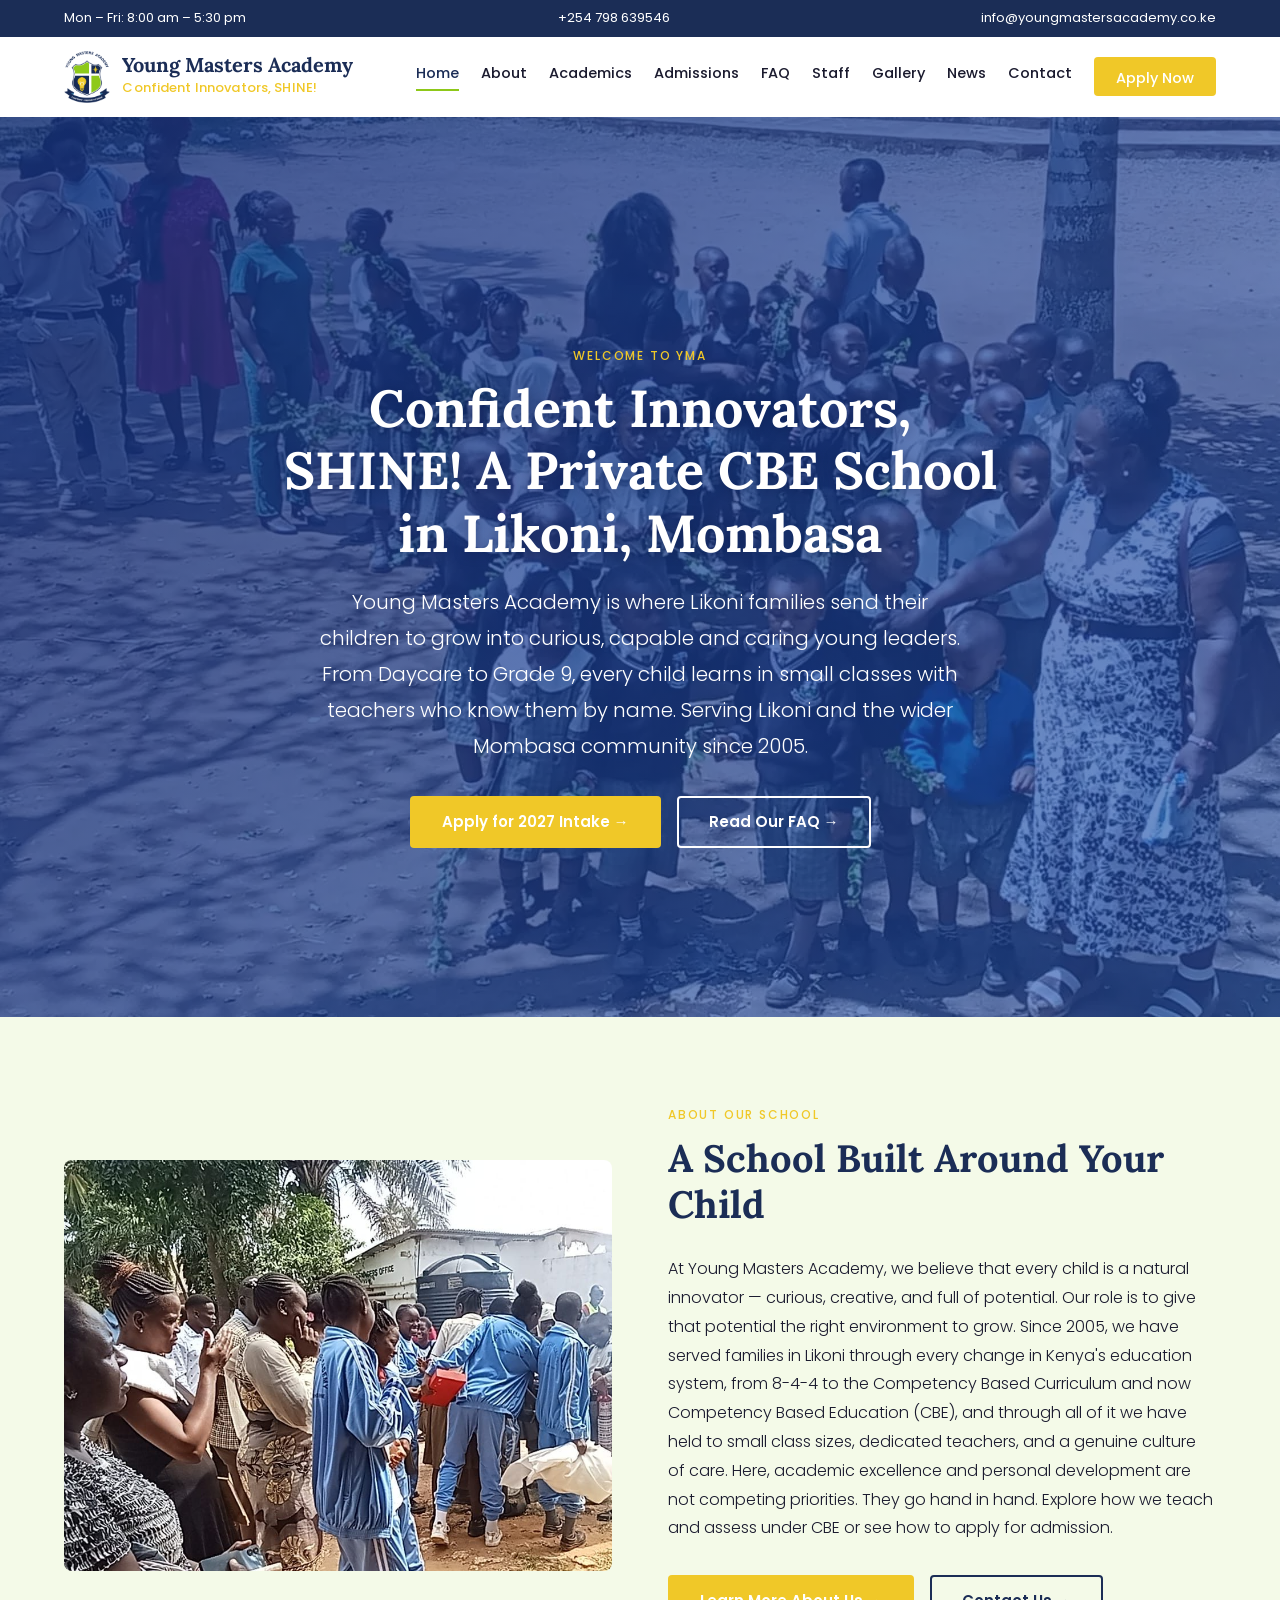
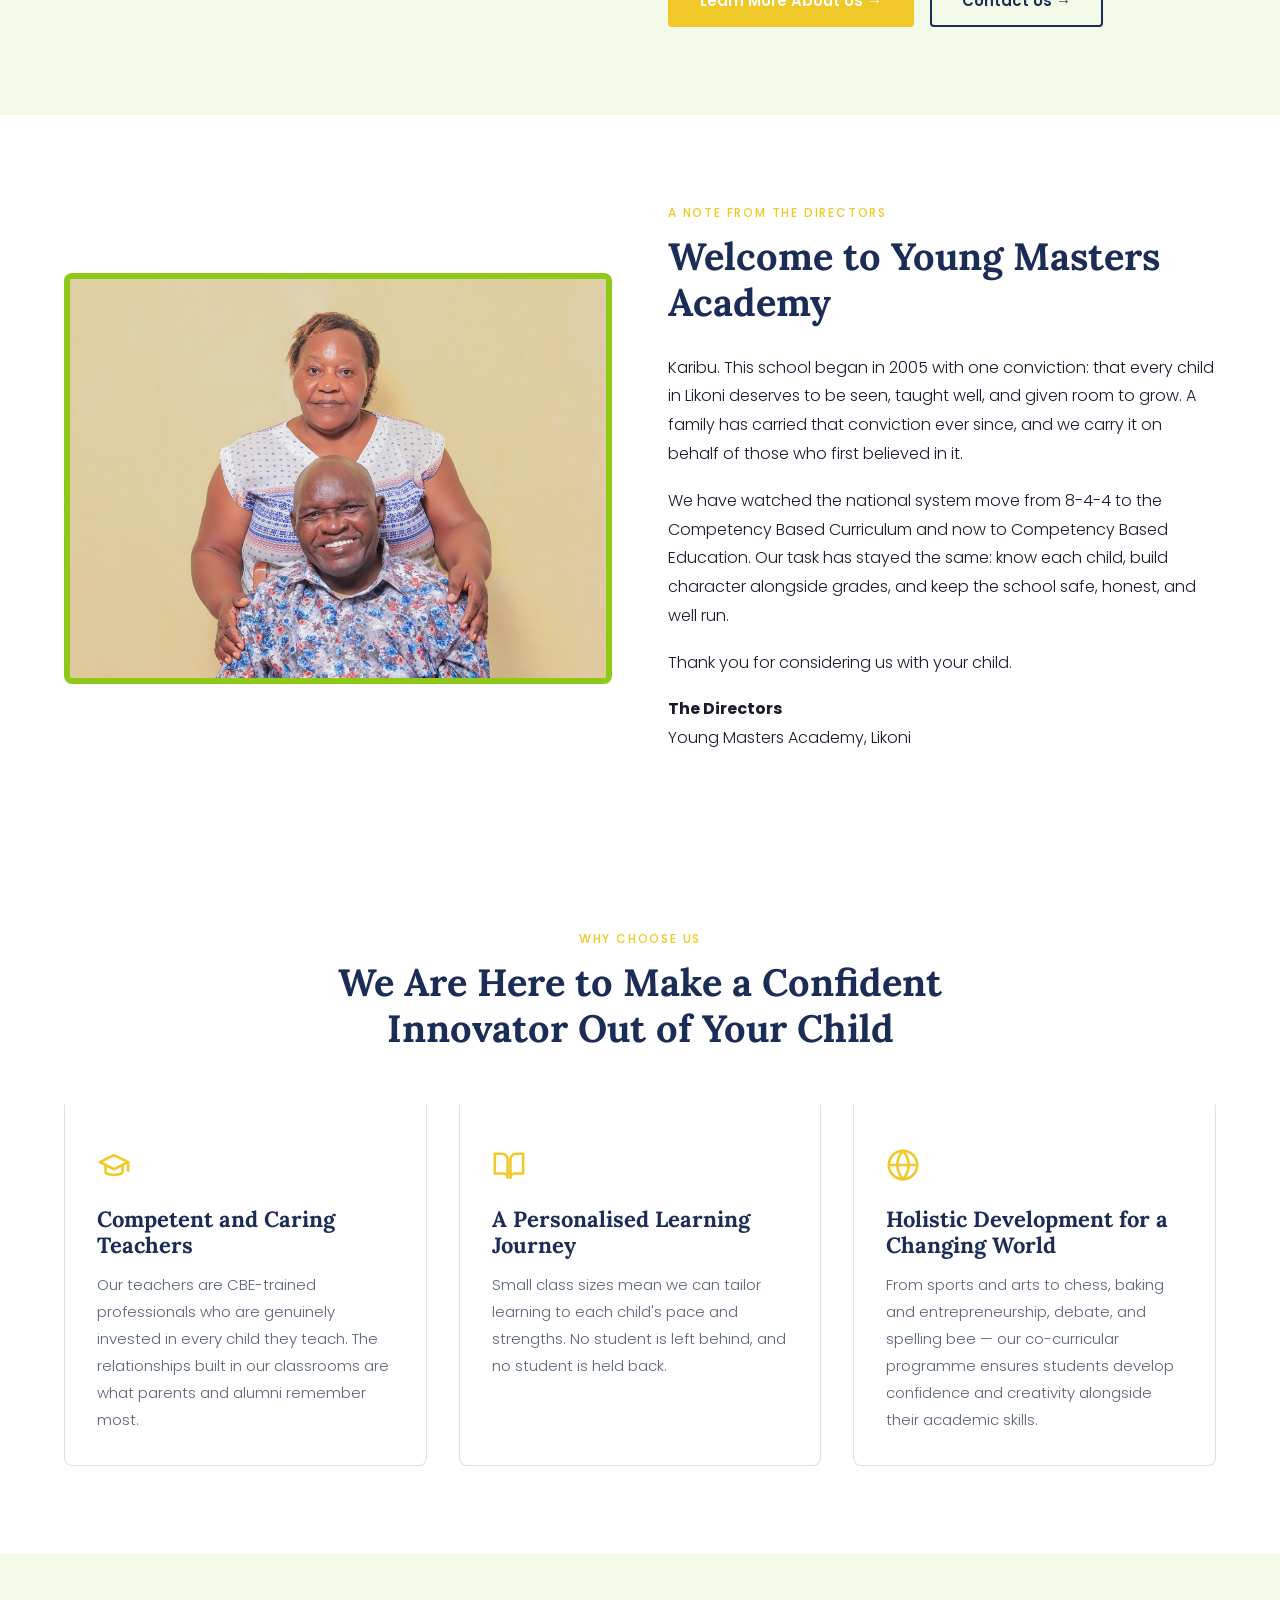
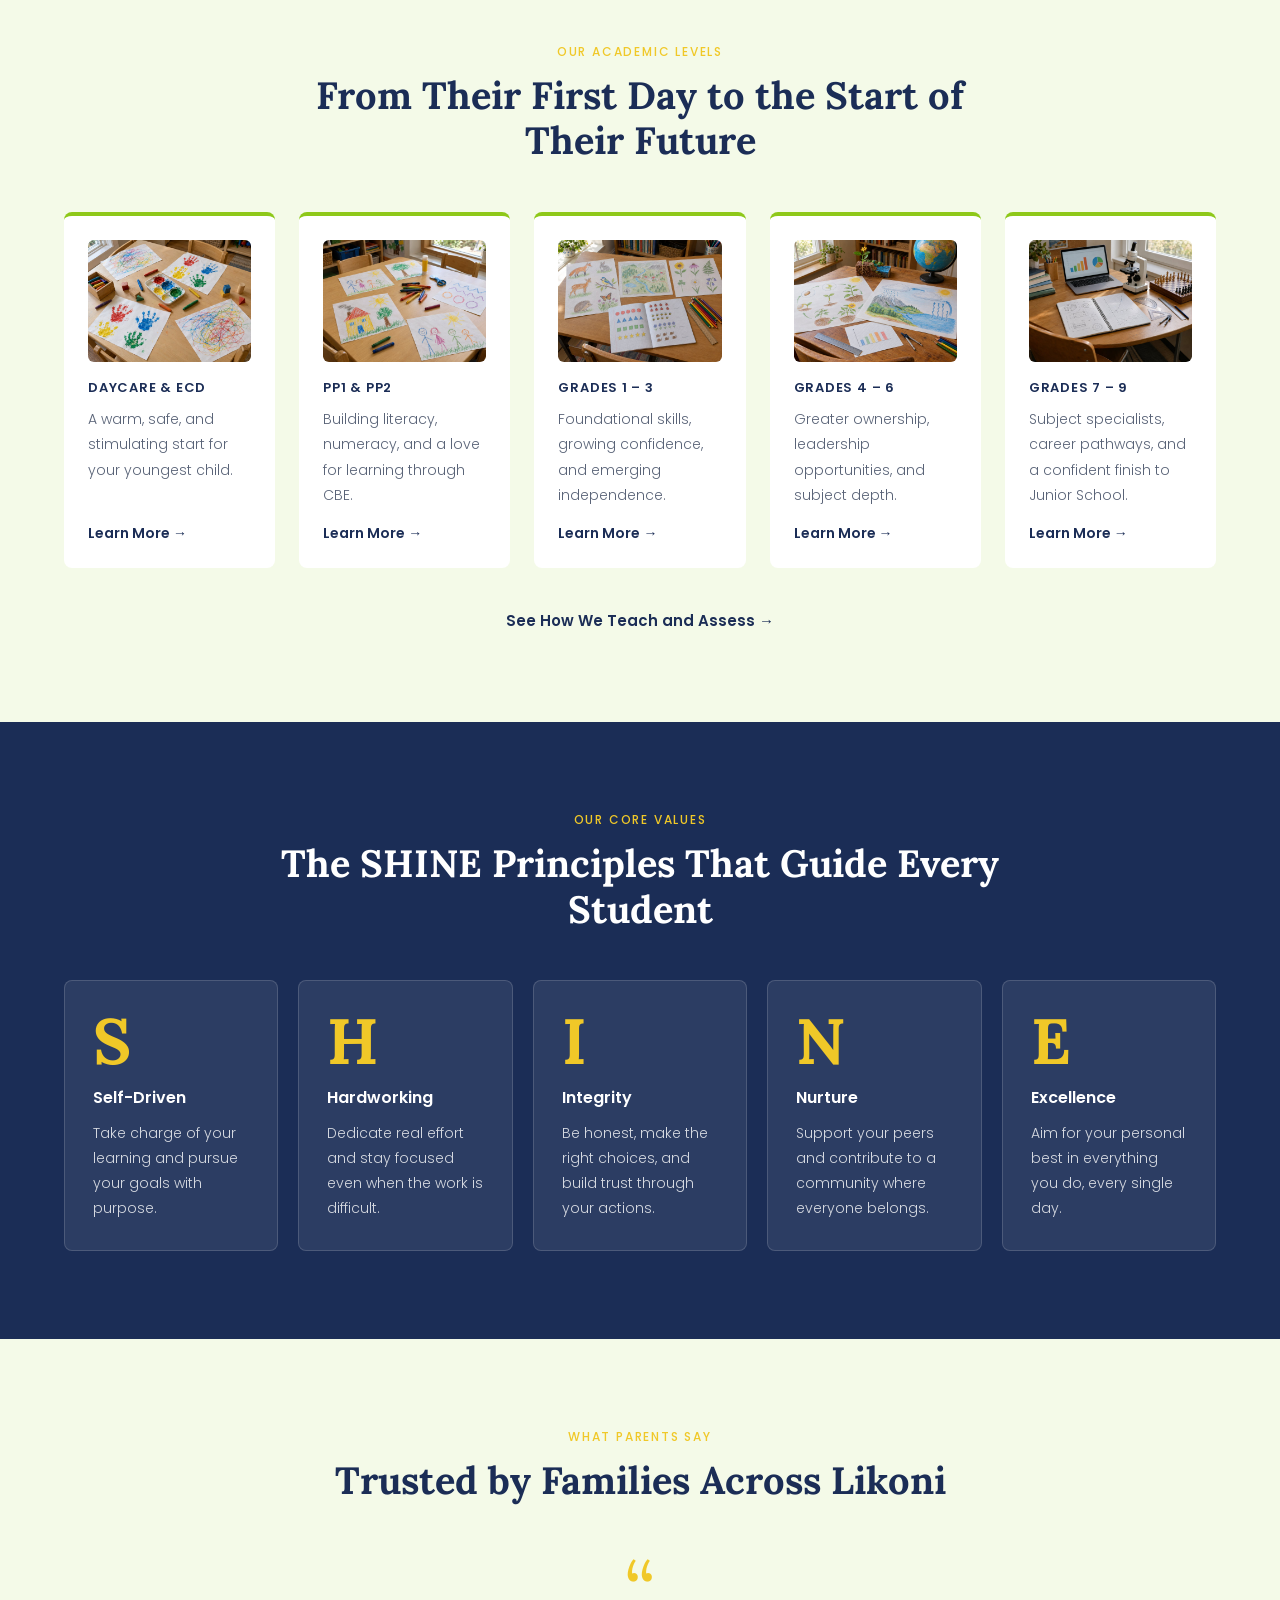
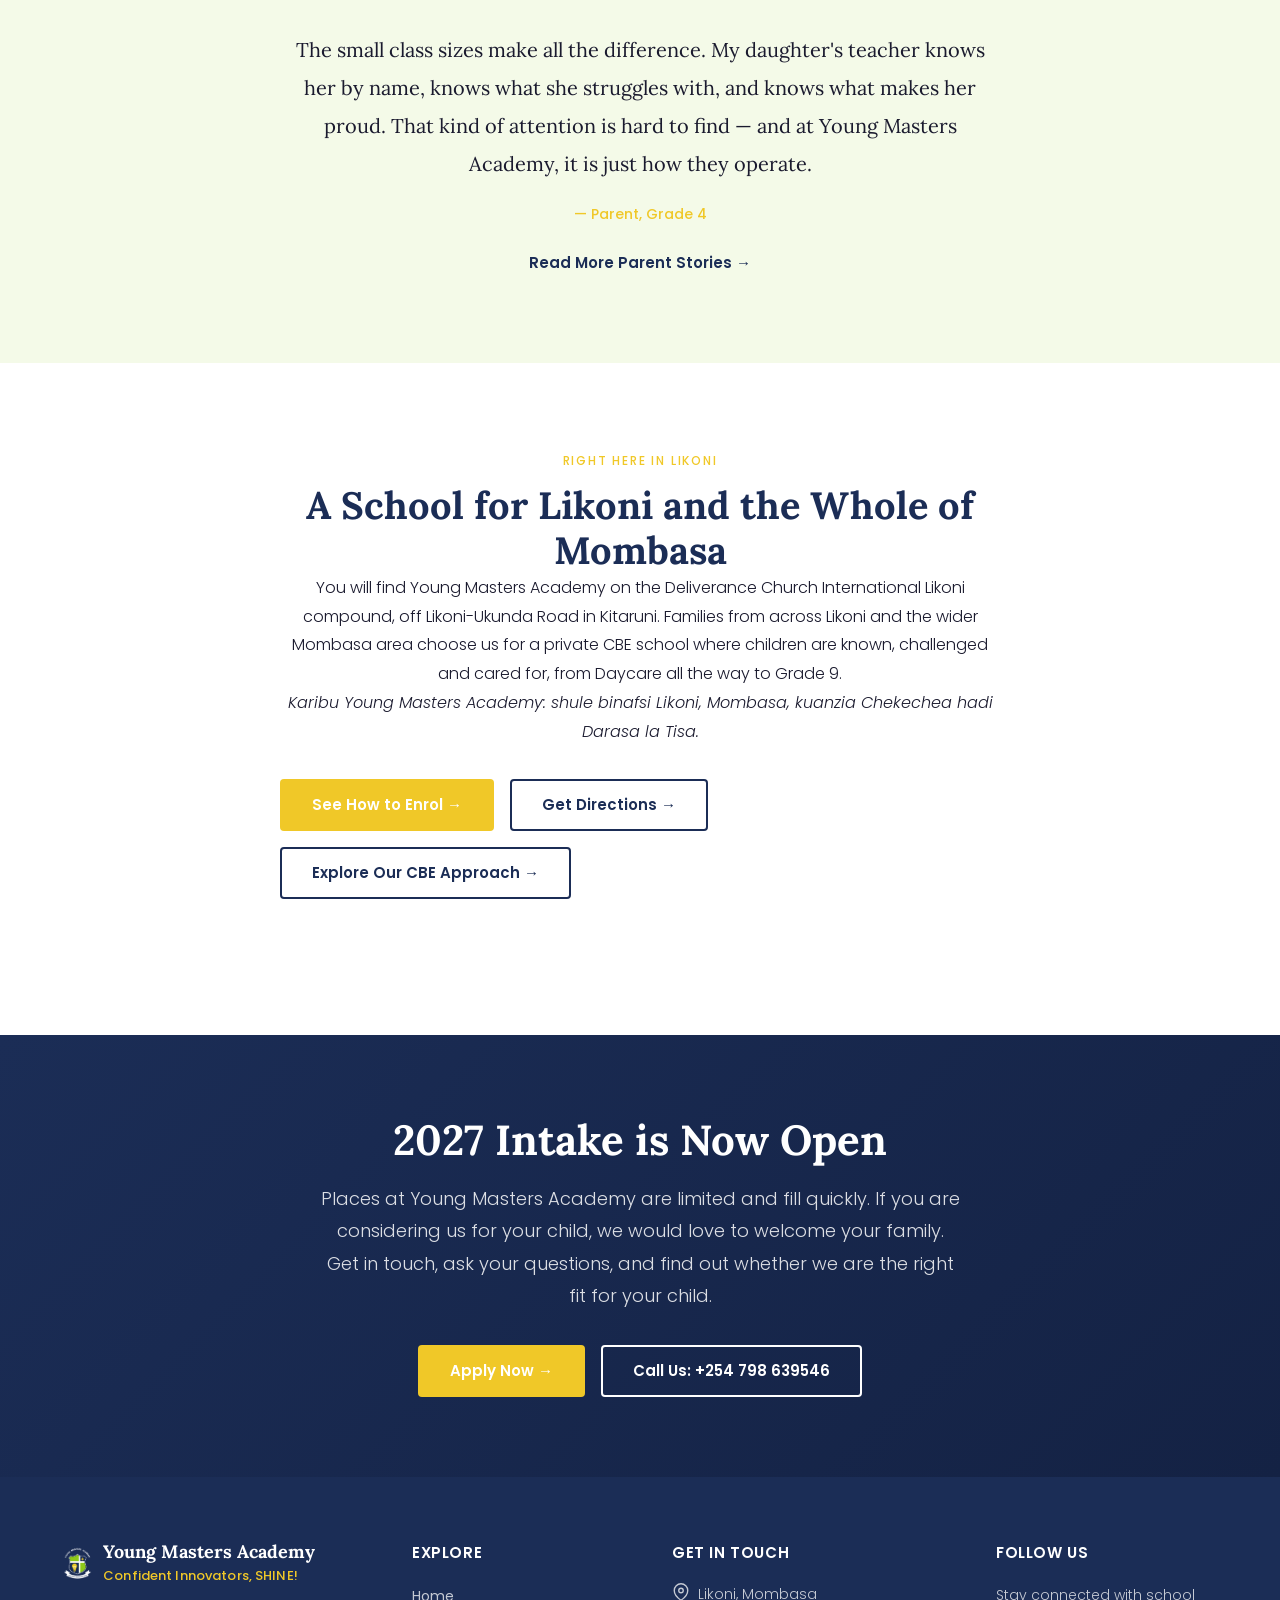
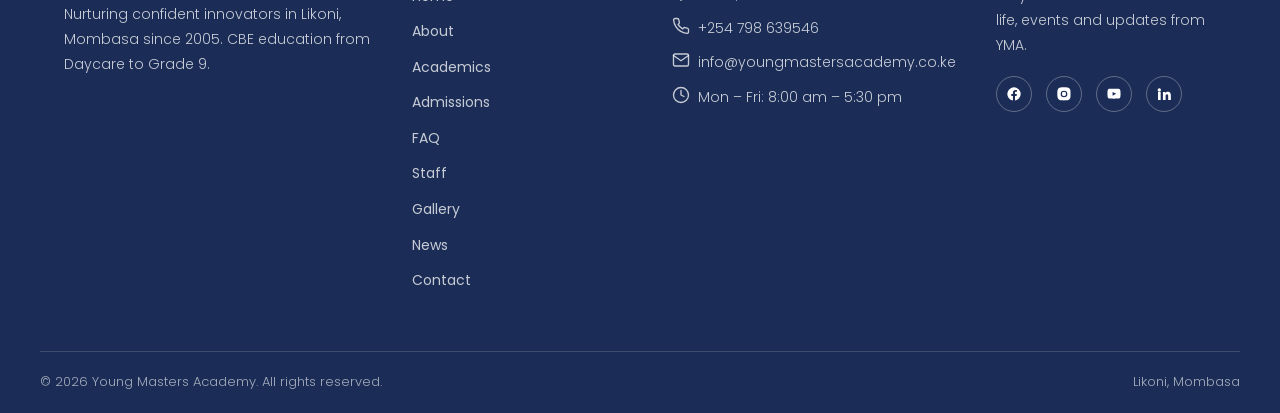
<file: index.html>
<!DOCTYPE html>
<!--
  YOUNG MASTERS ACADEMY WEBSITE
  Phase 1 of 3 — Awareness & Information
  Built: 2025

  PHASE ROADMAP:
  Phase 1 (current): Static informational site — 8 pages, Formspree forms
  Phase 2 (next):    WhatsApp API, M-Pesa payments, CMS for content updates
  Phase 3 (future):  Parent/student portal, CBE progress tracking, admin dashboard

  School: Young Masters Academy, Likoni, Mombasa, Kenya
  Contact: info@youngmastersacademy.co.ke | +254 798 639546
-->
<!--
  SEO AUDIT — HOME
  ══════════════════════════════════════════════════════════════
  [✓] Title tag: 50–60 chars, contains primary keyword
  [✓] Meta description: 100–160 chars, unique to this page
  [✓] H1: exactly one, contains primary keyword
  [✓] H2s: logical hierarchy, contain secondary keywords
  [✓] All images: have alt text, width, height attributes
  [✓] Hero image: CSS background-image (not <img>), loading="eager" N/A — see note below
  [✓] Other images: loading="lazy"
  [✓] Internal links: at least 2 contextual links to other pages
  [✓] External links: rel="noopener noreferrer" target="_blank"
  [✓] OG tags: complete block present
  [✓] JSON-LD schema: LocalBusiness + School present
  [✓] JSON-LD schema: FAQPage present (home page)
  [✓] Canonical tag: matches og:url exactly
  [✓] lang="en-KE" on <html> tag
  [✓] skip-link present as first element in <body>
  [✓] ARIA labels on nav, buttons, form fields
  [✓] Google Fonts: &display=swap present in link href
  [✓] Scripts: all non-critical scripts have defer attribute
  [✓] No inline styles or onclick handlers
  ══════════════════════════════════════════════════════════════
-->
<html lang="en-KE">
<head>
<meta charset="UTF-8">
<meta name="viewport" content="width=device-width, initial-scale=1.0">
<title>Private CBE School, Likoni Mombasa | Young Masters Academy</title>
<meta name="description" content="Looking for a school in Likoni, Mombasa? Young Masters Academy is a CBE school for Daycare to Grade 9, with caring teachers, small classes and 2027 places open.">
<meta name="keywords" content="Young Masters Academy, CBE school Mombasa, private school Likoni, CBE school Kenya, Daycare Mombasa, Grade 9 school Mombasa, Confident Innovators">
<meta name="author" content="Young Masters Academy">
<meta name="robots" content="index, follow">

<!-- Open Graph / Facebook / WhatsApp -->
<meta property="og:type" content="website">
<meta property="og:site_name" content="Young Masters Academy">
<meta property="og:url" content="https://www.youngmastersacademy.sc.ke/">
<meta property="og:title" content="Private CBE School, Likoni Mombasa | Young Masters Academy">
<meta property="og:description" content="Looking for a school in Likoni, Mombasa? Young Masters Academy is a CBE school for Daycare to Grade 9, with caring teachers, small classes and 2027 places open.">
<meta property="og:image" content="https://www.youngmastersacademy.sc.ke/assets/images/logo/logo-main.png">
<meta property="og:image:width" content="2170">
<meta property="og:image:height" content="2429">
<meta property="og:image:alt" content="Young Masters Academy school crest — Confident Innovators, SHINE! Likoni, Mombasa">
<meta property="og:locale" content="en_KE">

<!-- Twitter / X Card -->
<meta name="twitter:card" content="summary_large_image">
<meta name="twitter:site" content="@youngmastersacademy">
<meta name="twitter:title" content="Private CBE School, Likoni Mombasa | Young Masters Academy">
<meta name="twitter:description" content="Looking for a school in Likoni, Mombasa? Young Masters Academy is a CBE school for Daycare to Grade 9, with caring teachers, small classes and 2027 places open.">
<meta name="twitter:image" content="https://www.youngmastersacademy.sc.ke/assets/images/logo/logo-main.png">
<meta name="twitter:image:alt" content="Young Masters Academy school crest — Confident Innovators, SHINE! Likoni, Mombasa">

<!-- Canonical URL -->
<link rel="canonical" href="https://www.youngmastersacademy.sc.ke/">

<!-- Theme colour, geo, and language targeting -->
<meta name="theme-color" content="#182858">
<meta name="geo.region" content="KE-300">
<meta name="geo.placename" content="Likoni, Mombasa, Kenya">
<meta name="language" content="English">

<link rel="preconnect" href="https://fonts.googleapis.com">
<link rel="preconnect" href="https://fonts.gstatic.com" crossorigin>
<link href="https://fonts.googleapis.com/css2?family=Lora:wght@400;500;600;700&family=Poppins:wght@300;400;500;600&display=swap" rel="stylesheet">
<link rel="icon" type="image/x-icon" href="favicon.ico">
<link rel="icon" type="image/png" sizes="32x32" href="assets/images/logo/favicon-32.png">
<link rel="icon" type="image/png" sizes="16x16" href="assets/images/logo/favicon-16.png">
<link rel="icon" type="image/png" sizes="192x192" href="assets/images/logo/favicon-192.png">
<link rel="apple-touch-icon" sizes="180x180" href="apple-touch-icon.png">
<link rel="preload" as="image" href="assets/images/hero/hero-home.webp" type="image/webp" fetchpriority="high">
<link rel="stylesheet" href="css/style.css">

<!-- School / LocalBusiness structured data -->
<script type="application/ld+json">
{
  "@context": "https://schema.org",
  "@type": ["School", "LocalBusiness"],
  "name": "Young Masters Academy",
  "alternateName": "YMA",
  "url": "https://www.youngmastersacademy.sc.ke",
  "logo": {
    "@type": "ImageObject",
    "url": "https://www.youngmastersacademy.sc.ke/assets/images/logo/logo-main.png",
    "width": 300,
    "height": 300
  },
  "image": "https://www.youngmastersacademy.sc.ke/assets/images/logo/logo-main.png",
  "description": "Young Masters Academy is a private CBE school in Likoni, Mombasa, Kenya, offering education from Daycare to Grade 9. Founded in 2005. Confident Innovators, SHINE!",
  "foundingDate": "2005",
  "priceRange": "KSh",
  "address": {
    "@type": "PostalAddress",
    "streetAddress": "Deliverance Church International Likoni compound, Likoni-Ukunda Road, Kitaruni",
    "addressLocality": "Mombasa",
    "addressRegion": "Coast",
    "addressCountry": "KE"
  },
  "geo": {
    "@type": "GeoCoordinates",
    "latitude": -4.0942,
    "longitude": 39.6495
  },
  "telephone": "+254798639546",
  "email": "info@youngmastersacademy.co.ke",
  "openingHoursSpecification": [
    {
      "@type": "OpeningHoursSpecification",
      "dayOfWeek": ["Monday", "Tuesday", "Wednesday", "Thursday", "Friday"],
      "opens": "08:00",
      "closes": "17:30"
    }
  ],
  "sameAs": [],
  "availableLanguage": ["English", "Swahili"],
  "contactPoint": {
    "@type": "ContactPoint",
    "telephone": "+254798639546",
    "contactType": "admissions",
    "areaServed": "KE",
    "availableLanguage": ["English", "Swahili"]
  },
  "hasMap": "https://www.google.com/maps?q=-4.0942,39.6495",
  "curriculumType": "Competency Based Education (CBE)",
  "slogan": "Confident Innovators, SHINE!",
  "educationalLevel": ["Daycare", "ECD", "PP1", "PP2", "Grade 1", "Grade 2", "Grade 3", "Grade 4", "Grade 5", "Grade 6", "Grade 7", "Grade 8", "Grade 9"],
  "areaServed": [
    {"@type": "City", "name": "Mombasa"},
    {"@type": "AdministrativeArea", "name": "Likoni"}
  ]
}
</script>

</head>
<body>
<a href="#main-content" class="skip-link">Skip to main content</a>

<!-- ============ HEADER ============ -->
<header class="top-bar">
  <div class="container">
      <span>Mon – Fri: 8:00 am – 5:30 pm</span>
      <span class="top-bar-center"><a href="tel:+254798639546">+254 798 639546</a></span>
      <span><a href="mailto:info@youngmastersacademy.co.ke">info@youngmastersacademy.co.ke</a></span>
    </div>
</header>

<nav class="navbar" id="navbar" aria-label="Main navigation">
    <div class="container nav-inner">
      <a href="/" class="brand">
        <img src="assets/images/logo/logo-main.png" alt="Young Masters Academy logo — Confident Innovators, SHINE!" width="2170" height="2429">
        <span class="brand-text">
          <span class="brand-name">Young Masters Academy</span>
          <span class="tagline-italic">Confident Innovators, SHINE!</span>
        </span>
      </a>

      <div class="nav-links">
        <a href="/">Home</a>
        <a href="about">About</a>
        <a href="academics">Academics</a>
        <a href="admissions">Admissions</a>
        <a href="faq">FAQ</a>
        <a href="staff">Staff</a>
        <a href="gallery">Gallery</a>
        <a href="news">News</a>
        <a href="contact">Contact</a>
        <a href="https://portal.youngmastersacademy.sc.ke/guest/request" class="nav-cta" target="_blank" rel="noopener noreferrer">Apply Now</a>
      </div>

      <button class="hamburger" aria-label="Toggle menu" aria-expanded="false">
        <span></span><span></span><span></span>
      </button>
    </div>

    <div class="mobile-menu">
      <a href="/">Home</a>
      <a href="about">About</a>
      <a href="academics">Academics</a>
      <a href="admissions">Admissions</a>
      <a href="faq">FAQ</a>
      <a href="staff">Staff</a>
      <a href="gallery">Gallery</a>
      <a href="news">News</a>
      <a href="contact">Contact</a>
      <a href="https://portal.youngmastersacademy.sc.ke/guest/request" class="nav-cta" target="_blank" rel="noopener noreferrer">Apply Now</a>
    </div>
</nav>

<main id="main-content">

<!-- ============ SECTION 1: HERO ============ -->
<section class="hero hero-full img-fallback-outdoor" style="background-image: url('assets/images/hero/hero-home.jpg'); background-image: image-set(url('assets/images/hero/hero-home.webp') type('image/webp'), url('assets/images/hero/hero-home.jpg') type('image/jpeg'));">
  <div class="container">
    <div class="hero-content">
      <span class="section-label">Welcome to YMA</span>
      <h1>Confident Innovators, SHINE! A Private CBE School in Likoni, Mombasa</h1>
      <p class="hero-sub">Young Masters Academy is where Likoni families send their children to grow into curious, capable and caring young leaders. From Daycare to Grade 9, every child learns in small classes with teachers who know them by name. Serving Likoni and the wider Mombasa community since 2005.</p>
      <div class="hero-buttons">
        <a href="https://portal.youngmastersacademy.sc.ke/guest/request" class="btn btn-primary" target="_blank" rel="noopener noreferrer">Apply for 2027 Intake →</a>
        <a href="faq" class="btn btn-outline-white">Read Our FAQ →</a>
      </div>
    </div>
  </div>
</section>
<!-- PHASE 2: Replace static CTA with live intake status badge from CMS -->

<!-- ============ SECTION 3: ABOUT INTRO ============ -->
<section class="section bg-off-white">
  <div class="container two-col">
    <div class="col-media reveal">
      <img src="assets/images/about/about-story.jpg" alt="Learners and teachers at a safety class at Young Masters Academy, Likoni, Mombasa" class="img-fallback-outdoor" width="800" height="600" loading="lazy">
    </div>
    <div class="col-text reveal">
      <span class="section-label">About Our School</span>
      <h2>A School Built Around Your Child</h2>
      <p class="body-text">At Young Masters Academy, we believe that every child is a natural innovator — curious, creative, and full of potential. Our role is to give that potential the right environment to grow. Since 2005, we have served families in Likoni through every change in Kenya's education system, from 8-4-4 to the Competency Based Curriculum and now Competency Based Education (CBE), and through all of it we have held to small class sizes, dedicated teachers, and a genuine culture of care. Here, academic excellence and personal development are not competing priorities. They go hand in hand. Explore <a href="academics#cbe">how we teach and assess under CBE</a> or see <a href="admissions#how-to-apply">how to apply for admission</a>.</p>
      <div class="hero-buttons">
        <a href="about" class="btn btn-primary">Learn More About Us →</a>
        <a href="contact" class="btn btn-secondary-dark">Contact Us →</a>
      </div>
    </div>
  </div>
</section>

<!-- ============ SECTION 3B: NOTE FROM THE DIRECTORS ============ -->
<!-- UPDATE: Add the photograph honouring the directors' parents at assets/images/about/directors-parents.jpg, and confirm the wording below -->
<section class="section bg-white">
  <div class="container two-col">
    <div class="col-media reveal">
      <img src="assets/images/about/directors-parents.jpg" alt="A portrait honouring the parents of the directors of Young Masters Academy" class="img-fallback-portrait directors-photo" width="800" height="900" loading="lazy">
    </div>
    <div class="col-text reveal">
      <span class="section-label">A Note from the Directors</span>
      <h2>Welcome to Young Masters Academy</h2>
      <p class="body-text" style="margin-bottom: 18px;">Karibu. This school began in 2005 with one conviction: that every child in Likoni deserves to be seen, taught well, and given room to grow. A family has carried that conviction ever since, and we carry it on behalf of those who first believed in it.</p>
      <p class="body-text" style="margin-bottom: 18px;">We have watched the national system move from 8-4-4 to the Competency Based Curriculum and now to Competency Based Education. Our task has stayed the same: know each child, build character alongside grades, and keep the school safe, honest, and well run.</p>
      <p class="body-text" style="margin-bottom: 18px;">Thank you for considering us with your child.</p>
      <p class="body-text"><strong>The Directors</strong><br>Young Masters Academy, Likoni</p>
    </div>
  </div>
</section>

<!-- ============ SECTION 4: WHY CHOOSE YMA — THREE PILLARS ============ -->
<section class="section bg-white">
  <div class="container">
    <div class="section-intro center reveal">
      <span class="section-label">Why Choose Us</span>
      <h2>We Are Here to Make a Confident Innovator Out of Your Child</h2>
    </div>
    <div class="grid-3">
      <div class="card reveal">
        <span class="card-icon" aria-hidden="true"><svg class="icon" viewBox="0 0 24 24" fill="none" stroke="currentColor" stroke-width="1.8" stroke-linecap="round" stroke-linejoin="round" aria-hidden="true"><path d="M22 10 12 5 2 10l10 5 10-5z"/><path d="M6 12v5c0 1.1 2.7 2 6 2s6-.9 6-2v-5"/><path d="M22 10v6"/></svg></span>
        <h3>Competent and Caring Teachers</h3>
        <p>Our teachers are CBE-trained professionals who are genuinely invested in every child they teach. The relationships built in our classrooms are what parents and alumni remember most.</p>
      </div>
      <div class="card reveal">
        <span class="card-icon" aria-hidden="true"><svg class="icon" viewBox="0 0 24 24" fill="none" stroke="currentColor" stroke-width="1.8" stroke-linecap="round" stroke-linejoin="round" aria-hidden="true"><path d="M2 4h5a4 4 0 0 1 4 4v13a3 3 0 0 0-3-3H2z"/><path d="M22 4h-5a4 4 0 0 0-4 4v13a3 3 0 0 1 3-3h6z"/></svg></span>
        <h3>A Personalised Learning Journey</h3>
        <p>Small class sizes mean we can tailor learning to each child's pace and strengths. No student is left behind, and no student is held back.</p>
      </div>
      <div class="card reveal">
        <span class="card-icon" aria-hidden="true"><svg class="icon" viewBox="0 0 24 24" fill="none" stroke="currentColor" stroke-width="1.8" stroke-linecap="round" stroke-linejoin="round" aria-hidden="true"><circle cx="12" cy="12" r="10"/><line x1="2" y1="12" x2="22" y2="12"/><path d="M12 2a15.3 15.3 0 0 1 4 10 15.3 15.3 0 0 1-4 10 15.3 15.3 0 0 1-4-10 15.3 15.3 0 0 1 4-10z"/></svg></span>
        <h3>Holistic Development for a Changing World</h3>
        <p>From sports and arts to chess, baking and entrepreneurship, debate, and spelling bee — our co-curricular programme ensures students develop confidence and creativity alongside their academic skills.</p>
      </div>
    </div>
  </div>
</section>

<!-- ============ SECTION 5: ACADEMIC LEVELS PREVIEW ============ -->
<section class="section bg-off-white">
  <div class="container">
    <div class="section-intro center reveal">
      <span class="section-label">Our Academic Levels</span>
      <h2>From Their First Day to the Start of Their Future</h2>
    </div>
    <div class="grid-5">
      <div class="level-card reveal">
        <img src="assets/images/classes/daycare.jpg" alt="Daycare artwork: chunky crayon scribbles and finger-paint handprints" class="img-fallback-outdoor" width="800" height="600" loading="lazy">
        <span class="level-label">Daycare &amp; ECD</span>
        <p>A warm, safe, and stimulating start for your youngest child.</p>
        <a href="academics#daycare" class="card-link">Learn More →</a>
      </div>
      <div class="level-card reveal">
        <img src="assets/images/classes/pre-primary.jpg" alt="Pre-primary drawings of houses, trees and families, with early shapes and wavy lines" class="img-fallback-outdoor" width="800" height="600" loading="lazy">
        <span class="level-label">PP1 &amp; PP2</span>
        <p>Building literacy, numeracy, and a love for learning through CBE.</p>
        <a href="academics#pre-primary" class="card-link">Learn More →</a>
      </div>
      <div class="level-card reveal">
        <img src="assets/images/classes/lower-primary.jpg" alt="Lower primary work: careful coloured-pencil drawings of animals and plants, and counting sketches" class="img-fallback-outdoor" width="800" height="600" loading="lazy">
        <span class="level-label">Grades 1 – 3</span>
        <p>Foundational skills, growing confidence, and emerging independence.</p>
        <a href="academics#lower-primary" class="card-link">Learn More →</a>
      </div>
      <div class="level-card reveal">
        <img src="assets/images/classes/upper-primary.jpg" alt="Upper primary project work: plant life cycle and water cycle diagrams, a model and a bar chart" class="img-fallback-outdoor" width="800" height="600" loading="lazy">
        <span class="level-label">Grades 4 – 6</span>
        <p>Greater ownership, leadership opportunities, and subject depth.</p>
        <a href="academics#upper-primary" class="card-link">Learn More →</a>
      </div>
      <div class="level-card reveal">
        <img src="assets/images/classes/junior-secondary.jpg" alt="Junior secondary work: technical sketches, graphs, a laptop chart and a microscope" class="img-fallback-outdoor" width="800" height="600" loading="lazy">
        <span class="level-label">Grades 7 – 9</span>
        <p>Subject specialists, career pathways, and a confident finish to Junior School.</p>
        <a href="academics#junior-secondary" class="card-link">Learn More →</a>
      </div>
    </div>
    <div class="center-text" style="margin-top: 40px;">
      <a href="academics#cbe" class="btn-text">See How We Teach and Assess →</a>
    </div>
  </div>
</section>

<!-- ============ SECTION 6: SHINE VALUES ============ -->
<section class="section bg-navy">
  <div class="container">
    <div class="section-intro center reveal">
      <span class="section-label">Our Core Values</span>
      <h2>The SHINE Principles That Guide Every Student</h2>
    </div>
    <div class="shine-grid">
      <div class="shine-card reveal">
        <div class="shine-letter">S</div>
        <div class="shine-name">Self-Driven</div>
        <p class="shine-desc">Take charge of your learning and pursue your goals with purpose.</p>
      </div>
      <div class="shine-card reveal">
        <div class="shine-letter">H</div>
        <div class="shine-name">Hardworking</div>
        <p class="shine-desc">Dedicate real effort and stay focused even when the work is difficult.</p>
      </div>
      <div class="shine-card reveal">
        <div class="shine-letter">I</div>
        <div class="shine-name">Integrity</div>
        <p class="shine-desc">Be honest, make the right choices, and build trust through your actions.</p>
      </div>
      <div class="shine-card reveal">
        <div class="shine-letter">N</div>
        <div class="shine-name">Nurture</div>
        <p class="shine-desc">Support your peers and contribute to a community where everyone belongs.</p>
      </div>
      <div class="shine-card reveal">
        <div class="shine-letter">E</div>
        <div class="shine-name">Excellence</div>
        <p class="shine-desc">Aim for your personal best in everything you do, every single day.</p>
      </div>
    </div>
  </div>
</section>

<!-- ============ SECTION 7: TESTIMONIAL ============ -->
<!-- PLACEHOLDER: testimonial is a placeholder. Replace with a real, permission-approved parent quote before going live. -->
<section class="section bg-off-white">
  <div class="container">
    <div class="section-intro center reveal">
      <span class="section-label">What Parents Say</span>
      <h2>Trusted by Families Across Likoni</h2>
    </div>
    <div class="testimonial-featured reveal">
      <span class="quote-mark" aria-hidden="true">&ldquo;</span>
      <p class="quote-text">The small class sizes make all the difference. My daughter's teacher knows her by name, knows what she struggles with, and knows what makes her proud. That kind of attention is hard to find — and at Young Masters Academy, it is just how they operate.</p>
      <span class="quote-attribution">— Parent, Grade 4</span>
      <div style="margin-top: 24px;">
        <a href="about#testimonials" class="btn-text">Read More Parent Stories →</a>
      </div>
    </div>
  </div>
</section>
<!-- PHASE 2: Replace static testimonials with CMS-managed rotating testimonials -->

<!-- ============ SECTION 8: HOMEPAGE CTA BANNER ============ -->
<!-- ============ LOCAL: SCHOOL IN LIKONI, MOMBASA ============ -->
<section class="section bg-white" id="local">
  <div class="container">
    <div class="section-intro center reveal">
      <span class="section-label">Right Here in Likoni</span>
      <h2>A School for Likoni and the Whole of Mombasa</h2>
      <p class="body-text">You will find Young Masters Academy on the Deliverance Church International Likoni compound, off Likoni-Ukunda Road in Kitaruni. Families from across Likoni and the wider Mombasa area choose us for a private CBE school where children are known, challenged and cared for, from Daycare all the way to Grade 9.</p>
      <p class="body-text"><em>Karibu Young Masters Academy: shule binafsi Likoni, Mombasa, kuanzia Chekechea hadi Darasa la Tisa.</em></p>
      <div class="hero-buttons">
        <a href="admissions" class="btn btn-primary">See How to Enrol →</a>
        <a href="contact#find-us" class="btn btn-secondary-dark">Get Directions →</a>
        <a href="academics#cbe" class="btn btn-secondary-dark">Explore Our CBE Approach →</a>
      </div>
    </div>
  </div>
</section>

<section class="cta-banner">
  <div class="container">
    <h2 class="reveal">2027 Intake is Now Open</h2>
    <p class="reveal">Places at Young Masters Academy are limited and fill quickly. If you are considering us for your child, we would love to welcome your family. Get in touch, ask your questions, and find out whether we are the right fit for your child.</p>
    <div class="hero-buttons reveal">
      <a href="https://portal.youngmastersacademy.sc.ke/guest/request" class="btn btn-primary" target="_blank" rel="noopener noreferrer">Apply Now →</a>
      <a href="tel:+254798639546" class="btn btn-outline-white">Call Us: +254 798 639546</a>
    </div>
  </div>
</section>
<!-- PHASE 2: Update intake status dynamically from CMS -->

</main>

<!-- ============ FOOTER ============ -->
<footer class="footer">
  <div class="container footer-grid">
    <div class="footer-about">
      <a href="/" class="footer-brand">
        <img src="assets/images/logo/logo-white.png" alt="Young Masters Academy logo — Confident Innovators, SHINE!" width="2328" height="3508">
        <span class="footer-brand-text">
          <h2>Young Masters Academy</h2>
          <span class="tagline-italic">Confident Innovators, SHINE!</span>
        </span>
      </a>
      <p class="footer-blurb">Nurturing confident innovators in Likoni, Mombasa since 2005. CBE education from Daycare to Grade 9.</p>
    </div>

    <nav class="footer-links-col" aria-label="Footer navigation">
      <h4>Explore</h4>
      <ul class="footer-links">
        <li><a href="/">Home</a></li>
        <li><a href="about">About</a></li>
        <li><a href="academics">Academics</a></li>
        <li><a href="admissions">Admissions</a></li>
        <li><a href="faq">FAQ</a></li>
        <li><a href="staff">Staff</a></li>
        <li><a href="gallery">Gallery</a></li>
        <li><a href="news">News</a></li>
        <li><a href="contact">Contact</a></li>
      </ul>
    </nav>

    <div class="footer-contact-col">
      <h4>Get In Touch</h4>
      <ul class="footer-contact">
        <li><svg class="icon" viewBox="0 0 24 24" fill="none" stroke="currentColor" stroke-width="1.8" stroke-linecap="round" stroke-linejoin="round" aria-hidden="true"><path d="M21 10c0 7-9 13-9 13s-9-6-9-13a9 9 0 0 1 18 0z"/><circle cx="12" cy="10" r="3"/></svg> <span>Likoni, Mombasa</span></li>
        <li><svg class="icon" viewBox="0 0 24 24" fill="none" stroke="currentColor" stroke-width="1.8" stroke-linecap="round" stroke-linejoin="round" aria-hidden="true"><path d="M22 16.92v3a2 2 0 0 1-2.18 2 19.79 19.79 0 0 1-8.63-3.07 19.5 19.5 0 0 1-6-6 19.79 19.79 0 0 1-3.07-8.67A2 2 0 0 1 4.11 2h3a2 2 0 0 1 2 1.72c.13.96.36 1.9.7 2.81a2 2 0 0 1-.45 2.11L8.09 9.91a16 16 0 0 0 6 6l1.27-1.27a2 2 0 0 1 2.11-.45c.91.34 1.85.57 2.81.7A2 2 0 0 1 22 16.92z"/></svg> <a href="tel:+254798639546">+254 798 639546</a></li>
        <li><svg class="icon" viewBox="0 0 24 24" fill="none" stroke="currentColor" stroke-width="1.8" stroke-linecap="round" stroke-linejoin="round" aria-hidden="true"><path d="M4 4h16a2 2 0 0 1 2 2v12a2 2 0 0 1-2 2H4a2 2 0 0 1-2-2V6a2 2 0 0 1 2-2z"/><polyline points="22,6 12,13 2,6"/></svg> <a href="mailto:info@youngmastersacademy.co.ke">info@youngmastersacademy.co.ke</a></li>
        <li><svg class="icon" viewBox="0 0 24 24" fill="none" stroke="currentColor" stroke-width="1.8" stroke-linecap="round" stroke-linejoin="round" aria-hidden="true"><circle cx="12" cy="12" r="10"/><polyline points="12,6 12,12 16,14"/></svg> <span>Mon – Fri: 8:00 am – 5:30 pm</span></li>
      </ul>
    </div>

    <div class="footer-connect">
      <h4>Follow Us</h4>
      <p>Stay connected with school life, events and updates from YMA.</p>
      <div class="social-row">
        <a href="https://www.facebook.com" aria-label="Young Masters Academy on Facebook" target="_blank" rel="noopener noreferrer">
          <svg viewBox="0 0 24 24"><path d="M22 12a10 10 0 1 0-11.6 9.9v-7H7.9V12h2.5V9.8c0-2.5 1.5-3.9 3.8-3.9 1.1 0 2.2.2 2.2.2v2.5h-1.3c-1.2 0-1.6.8-1.6 1.6V12h2.8l-.4 2.9h-2.4v7A10 10 0 0 0 22 12Z"/></svg>
        </a>
        <!-- UPDATE: Replace with actual YMA Facebook URL before going live -->
        <a href="https://www.instagram.com" aria-label="Young Masters Academy on Instagram" target="_blank" rel="noopener noreferrer">
          <svg viewBox="0 0 24 24"><path d="M12 2c2.7 0 3.1 0 4.1.1 1.1 0 1.8.2 2.4.5.6.2 1.1.6 1.6 1.1.5.5.8.9 1.1 1.6.3.6.5 1.3.5 2.4.1 1 .1 1.4.1 4.1s0 3.1-.1 4.1c0 1.1-.2 1.8-.5 2.4-.3.6-.6 1.1-1.1 1.6-.5.5-1 .8-1.6 1.1-.6.3-1.3.5-2.4.5-1 .1-1.4.1-4.1.1s-3.1 0-4.1-.1c-1.1 0-1.8-.2-2.4-.5-.6-.3-1.1-.6-1.6-1.1-.5-.5-.8-1-1.1-1.6-.3-.6-.5-1.3-.5-2.4C2 15.1 2 14.7 2 12s0-3.1.1-4.1c0-1.1.2-1.8.5-2.4.3-.7.6-1.1 1.1-1.6.5-.5.9-.8 1.6-1.1.6-.3 1.3-.5 2.4-.5C8.9 2 9.3 2 12 2Zm0 5a5 5 0 1 0 0 10 5 5 0 0 0 0-10Zm0 8.2a3.2 3.2 0 1 1 0-6.4 3.2 3.2 0 0 1 0 6.4Zm5.2-8.4a1.2 1.2 0 1 1-2.4 0 1.2 1.2 0 0 1 2.4 0Z"/></svg>
        </a>
        <!-- UPDATE: Replace with actual YMA Instagram URL before going live -->
        <a href="https://www.youtube.com" aria-label="Young Masters Academy on YouTube" target="_blank" rel="noopener noreferrer">
          <svg viewBox="0 0 24 24"><path d="M21.6 7.2s-.2-1.5-.8-2.1c-.8-.8-1.7-.8-2.1-.9C15.9 4 12 4 12 4h0s-3.9 0-6.7.2c-.4 0-1.3.1-2.1.9-.6.6-.8 2.1-.8 2.1S2.2 9 2.2 10.7v1.6c0 1.7.2 3.5.2 3.5s.2 1.5.8 2.1c.8.8 1.8.8 2.3.9C7.3 19 12 19 12 19s3.9 0 6.7-.2c.4 0 1.3-.1 2.1-.9.6-.6.8-2.1.8-2.1s.2-1.7.2-3.5v-1.6c0-1.7-.2-3.5-.2-3.5ZM9.9 14.6V8.9l5.4 2.8-5.4 2.9Z"/></svg>
        </a>
        <!-- UPDATE: Replace with actual YMA YouTube URL before going live -->
        <a href="https://www.linkedin.com" aria-label="Young Masters Academy on LinkedIn" target="_blank" rel="noopener noreferrer">
          <svg viewBox="0 0 24 24"><path d="M4.98 3.5a2.5 2.5 0 1 1 0 5 2.5 2.5 0 0 1 0-5ZM3 9h4v12H3V9Zm7 0h3.8v1.6h.1c.5-.9 1.8-1.9 3.7-1.9 4 0 4.7 2.6 4.7 6v6.3h-4v-5.6c0-1.3 0-3-1.8-3s-2.1 1.4-2.1 2.9V21h-4V9Z"/></svg>
        </a>
        <!-- UPDATE: Replace with actual YMA LinkedIn URL before going live -->
      </div>
    </div>
  </div>

  <div class="container footer-bottom">
    <span>© 2026 Young Masters Academy. All rights reserved.</span>
    <span>Likoni, Mombasa</span>
  </div>
</footer>
<!-- PHASE 2: Replace social links with actual verified YMA social accounts -->

<!--
  ══════════════════════════════════════════════════════════════
  POST-LAUNCH SEO ACTIONS — FOR SCHOOL ACTION AFTER GOING LIVE
  ══════════════════════════════════════════════════════════════

  Do these within the first week after launch:

  1. GOOGLE SEARCH CONSOLE
     Go to: search.google.com/search-console
     Add the property: youngmastersacademy.sc.ke
     Verify ownership (HTML tag method — add the meta tag Google
     provides to the <head> of index.html).
     Once verified, submit the sitemap:
     Go to Sitemaps → Enter "sitemap.xml" → Submit.

  2. GOOGLE BUSINESS PROFILE
     Complete the steps in the contact.html comment block.
     This is the highest-priority action for local search visibility.

  3. BING WEBMASTER TOOLS (optional but free)
     Go to: bing.com/webmasters
     Add the site and submit sitemap.xml.
     Bing has meaningful market share on desktop in Kenya.

  4. PAGE SPEED TEST
     Go to: pagespeed.web.dev
     Test both the mobile and desktop versions of:
     - https://www.youngmastersacademy.sc.ke/ (home)
     - https://www.youngmastersacademy.sc.ke/admissions
     Target score: 90+ mobile. Share results for further optimisation.

  5. FACEBOOK SHARING DEBUGGER
     Go to: developers.facebook.com/tools/debug/
     Paste each page URL and click "Debug". Check that the correct
     OG image, title, and description appear. Click "Scrape Again"
     if the old preview is cached.

  6. RICH RESULTS TEST
     Go to: search.google.com/test/rich-results
     Test index.html for FAQ rich results.
     Test contact.html for Local Business rich results.
     Fix any errors reported.

  7. MONITOR GOOGLE SEARCH CONSOLE WEEKLY
     After submitting the sitemap, check Search Console weekly for:
     - Coverage errors (pages not being indexed)
     - Core Web Vitals issues
     - Manual actions (rare, but important to catch early)
     - Search queries — what are parents actually typing to find YMA?

  8. REQUEST REVIEWS
     Once the Google Business Profile is live, ask 5–10 current
     parents to leave a Google Review. Reviews directly improve
     local ranking. A simple WhatsApp message to the parent group:
     "If YMA has made a difference for your child, we would love a
     review on Google — it helps other Likoni families find us."
     Link: [paste Google Business Profile review link here]

  ══════════════════════════════════════════════════════════════
-->

<script src="js/main.js" defer></script>
</body>
</html>
</file>
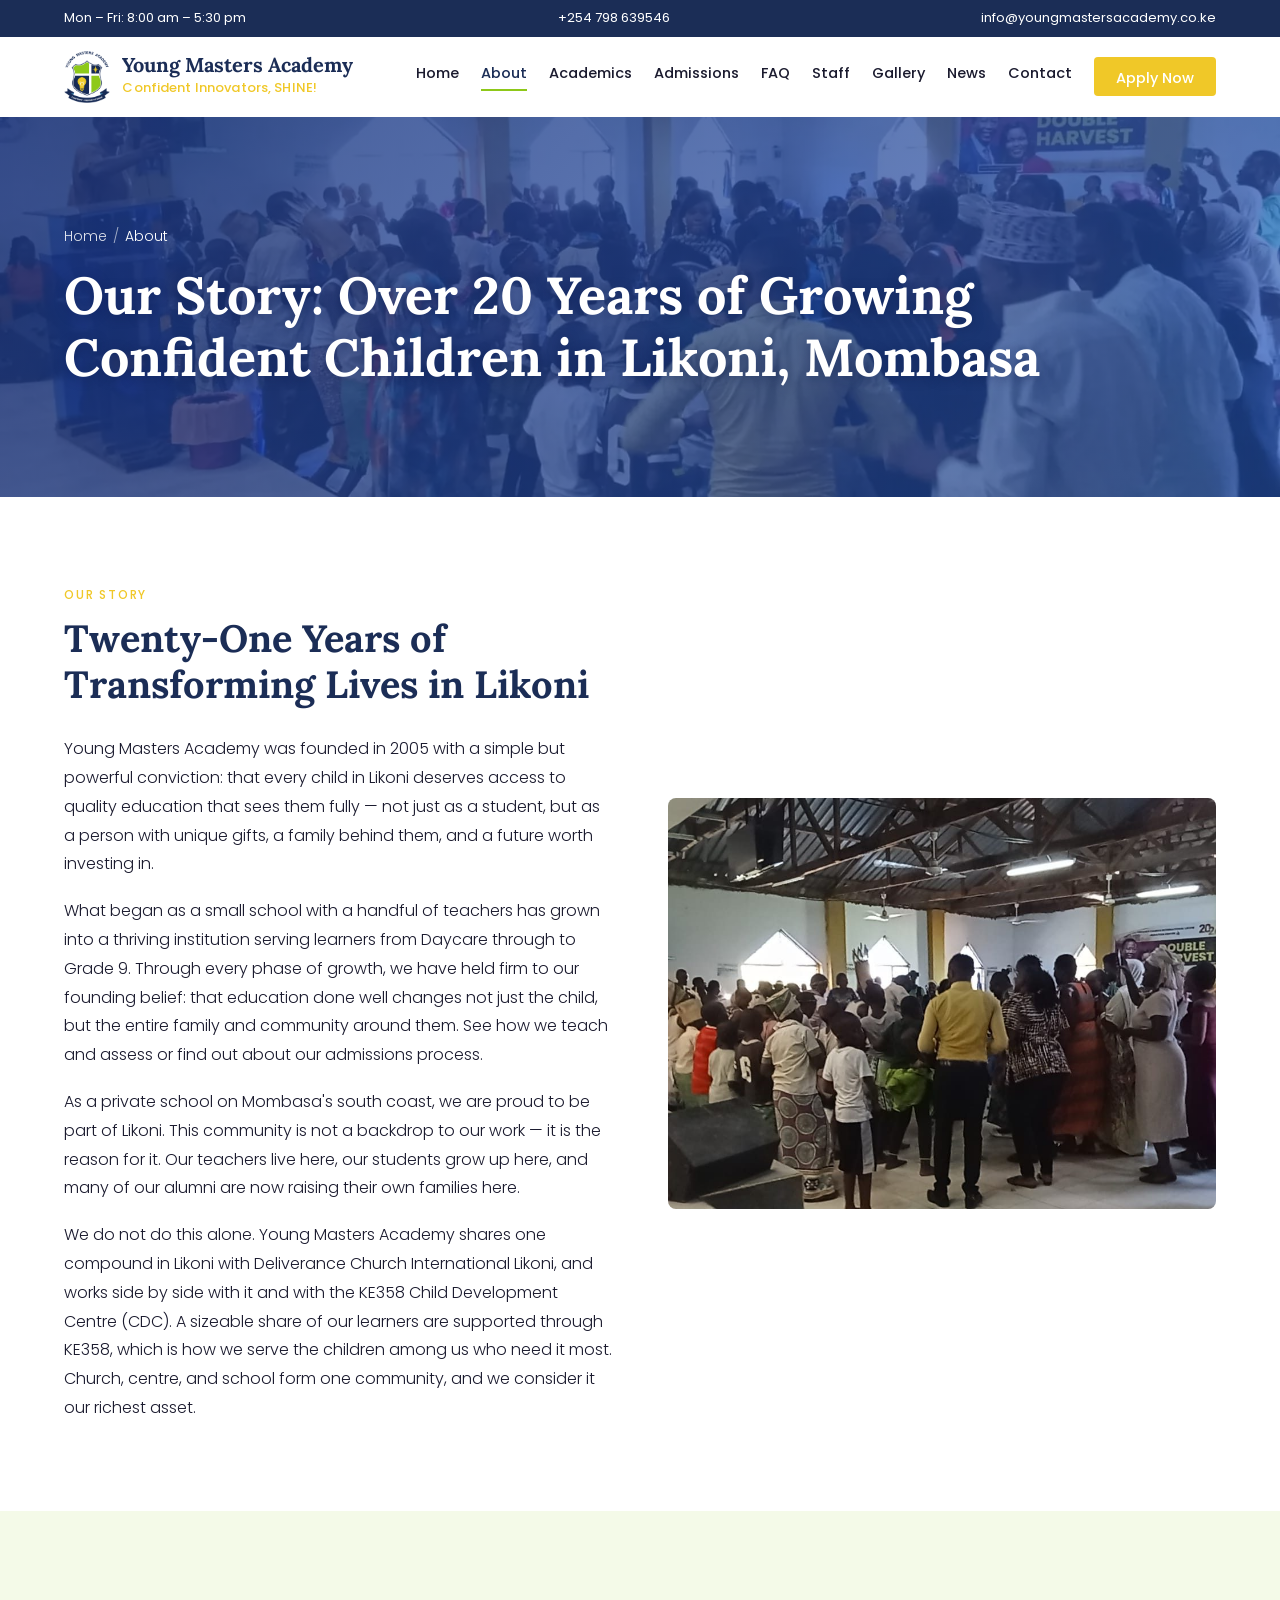
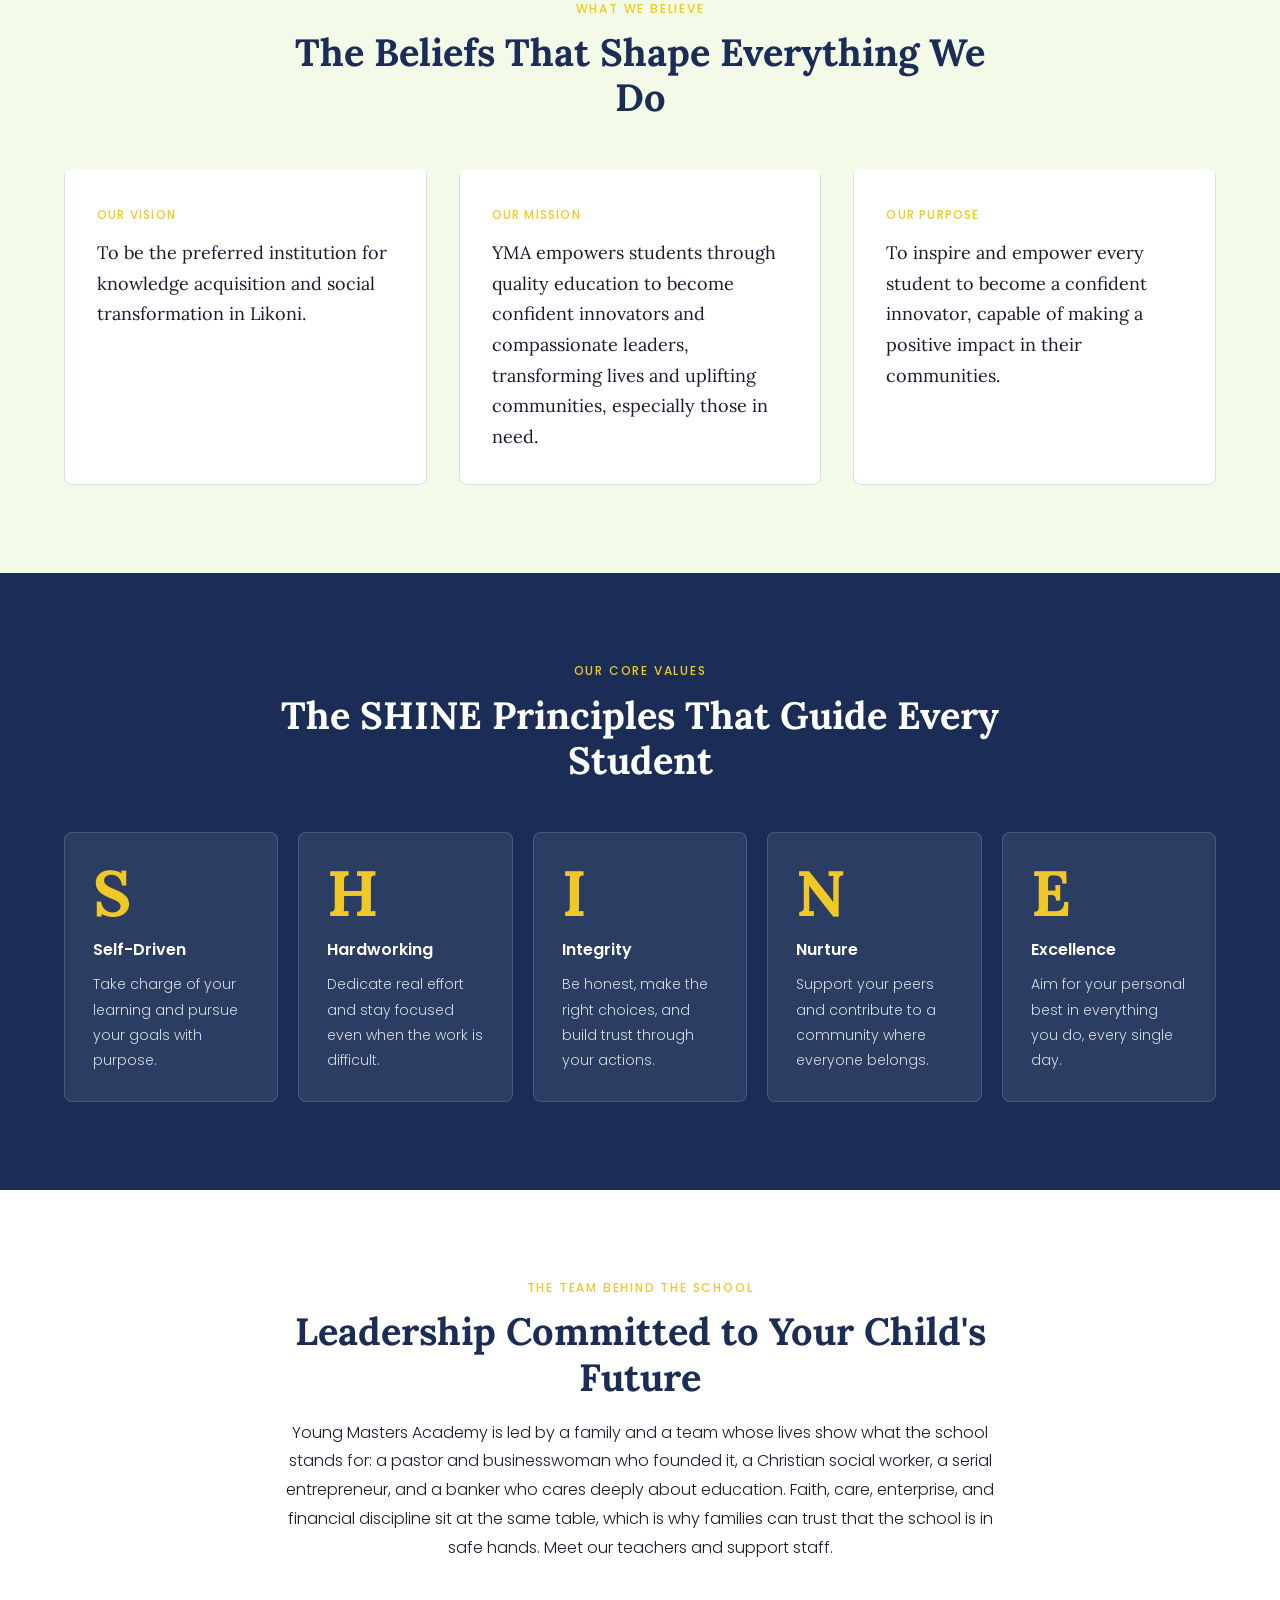
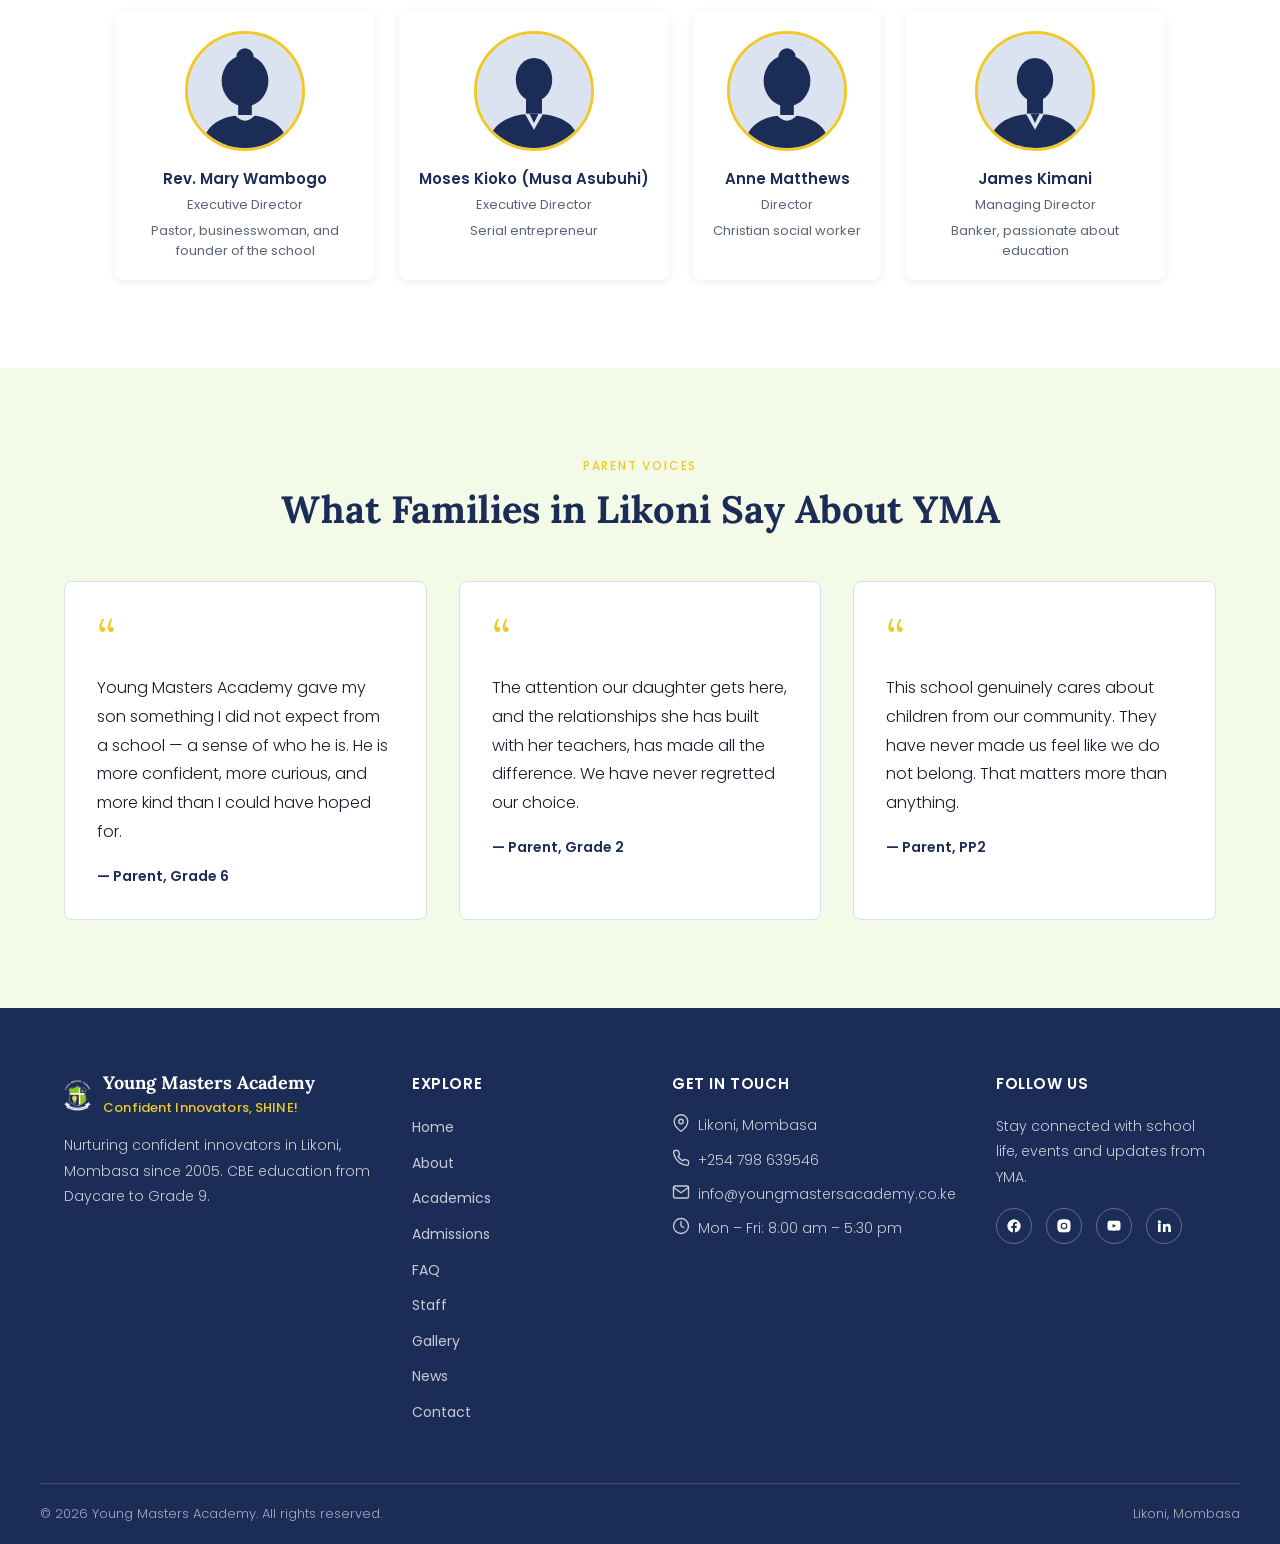
<file: about.html>
<!DOCTYPE html>
<!--
  YOUNG MASTERS ACADEMY WEBSITE
  Phase 1 of 3 — Awareness & Information
  Built: 2025

  PHASE ROADMAP:
  Phase 1 (current): Static informational site — 8 pages, Formspree forms
  Phase 2 (next):    WhatsApp API, M-Pesa payments, CMS for content updates
  Phase 3 (future):  Parent/student portal, CBE progress tracking, admin dashboard

  School: Young Masters Academy, Likoni, Mombasa, Kenya
  Contact: info@youngmastersacademy.co.ke | +254 798 639546
-->
<!--
  SEO AUDIT — ABOUT
  ══════════════════════════════════════════════════════════════
  [✓] Title tag: 50–60 chars, contains primary keyword
  [✓] Meta description: 100–160 chars, unique to this page
  [✓] H1: exactly one, contains primary keyword
  [✓] H2s: logical hierarchy, contain secondary keywords
  [✓] All images: have alt text, width, height attributes
  [✓] Hero image: N/A on this page (page hero uses CSS background-image, no logo/eager image)
  [✓] Other images: loading="lazy"
  [✓] Internal links: at least 2 contextual links to other pages
  [✓] External links: rel="noopener noreferrer" target="_blank"
  [✓] OG tags: complete block present
  [✓] JSON-LD schema: LocalBusiness + School present
  [✓] JSON-LD schema: BreadcrumbList present
  [✓] Canonical tag: matches og:url exactly
  [✓] lang="en-KE" on <html> tag
  [✓] skip-link present as first element in <body>
  [✓] ARIA labels on nav, buttons, form fields
  [✓] Google Fonts: &display=swap present in link href
  [✓] Scripts: all non-critical scripts have defer attribute
  [✓] No inline styles or onclick handlers
  NOTE: assets/images/about/ and assets/images/staff/ (director photos)
  are empty — WebP conversion blocked until real photography is
  supplied. See end-of-task report.
  ══════════════════════════════════════════════════════════════
-->
<html lang="en-KE">
<head>
<meta charset="UTF-8">
<meta name="viewport" content="width=device-width, initial-scale=1.0">
<title>Our Story: Over 20 Years Raising Likoni's Children | YMA</title>
<meta name="description" content="Meet the family, teachers and values behind Young Masters Academy, a Likoni school that has been growing confident children in Mombasa since 2005.">
<meta name="keywords" content="About Young Masters Academy, YMA history, CBE school values, school mission Mombasa, school vision Likoni, SHINE values">
<meta name="author" content="Young Masters Academy">
<meta name="robots" content="index, follow">

<!-- Open Graph / Facebook / WhatsApp -->
<meta property="og:type" content="website">
<meta property="og:site_name" content="Young Masters Academy">
<meta property="og:url" content="https://www.youngmastersacademy.sc.ke/about">
<meta property="og:title" content="Our Story: Over 20 Years Raising Likoni's Children | YMA">
<meta property="og:description" content="Meet the family, teachers and values behind Young Masters Academy, a Likoni school that has been growing confident children in Mombasa since 2005.">
<meta property="og:image" content="https://www.youngmastersacademy.sc.ke/assets/images/logo/logo-main.png">
<meta property="og:image:width" content="2170">
<meta property="og:image:height" content="2429">
<meta property="og:image:alt" content="Young Masters Academy school building and community in Likoni, Mombasa">
<meta property="og:locale" content="en_KE">

<!-- Twitter / X Card -->
<meta name="twitter:card" content="summary_large_image">
<meta name="twitter:site" content="@youngmastersacademy">
<meta name="twitter:title" content="Our Story: Over 20 Years Raising Likoni's Children | YMA">
<meta name="twitter:description" content="Meet the family, teachers and values behind Young Masters Academy, a Likoni school that has been growing confident children in Mombasa since 2005.">
<meta name="twitter:image" content="https://www.youngmastersacademy.sc.ke/assets/images/logo/logo-main.png">
<meta name="twitter:image:alt" content="Young Masters Academy school building and community in Likoni, Mombasa">

<!-- Canonical URL -->
<link rel="canonical" href="https://www.youngmastersacademy.sc.ke/about">

<!-- Theme colour, geo, and language targeting -->
<meta name="theme-color" content="#182858">
<meta name="geo.region" content="KE-300">
<meta name="geo.placename" content="Likoni, Mombasa, Kenya">
<meta name="language" content="English">

<link rel="preconnect" href="https://fonts.googleapis.com">
<link rel="preconnect" href="https://fonts.gstatic.com" crossorigin>
<link href="https://fonts.googleapis.com/css2?family=Lora:wght@400;500;600;700&family=Poppins:wght@300;400;500;600&display=swap" rel="stylesheet">
<link rel="icon" type="image/x-icon" href="favicon.ico">
<link rel="icon" type="image/png" sizes="32x32" href="assets/images/logo/favicon-32.png">
<link rel="icon" type="image/png" sizes="16x16" href="assets/images/logo/favicon-16.png">
<link rel="icon" type="image/png" sizes="192x192" href="assets/images/logo/favicon-192.png">
<link rel="apple-touch-icon" sizes="180x180" href="apple-touch-icon.png">
<link rel="stylesheet" href="css/style.css">

<!-- School / LocalBusiness structured data -->
<script type="application/ld+json">
{
  "@context": "https://schema.org",
  "@type": ["School", "LocalBusiness"],
  "name": "Young Masters Academy",
  "alternateName": "YMA",
  "url": "https://www.youngmastersacademy.sc.ke",
  "logo": {
    "@type": "ImageObject",
    "url": "https://www.youngmastersacademy.sc.ke/assets/images/logo/logo-main.png",
    "width": 300,
    "height": 300
  },
  "image": "https://www.youngmastersacademy.sc.ke/assets/images/logo/logo-main.png",
  "description": "Young Masters Academy is a private CBE school in Likoni, Mombasa, Kenya, offering education from Daycare to Grade 9. Founded in 2005. Confident Innovators, SHINE!",
  "foundingDate": "2005",
  "priceRange": "KSh",
  "address": {
    "@type": "PostalAddress",
    "streetAddress": "Deliverance Church International Likoni compound, Likoni-Ukunda Road, Kitaruni",
    "addressLocality": "Mombasa",
    "addressRegion": "Coast",
    "addressCountry": "KE"
  },
  "geo": {
    "@type": "GeoCoordinates",
    "latitude": -4.0942,
    "longitude": 39.6495
  },
  "telephone": "+254798639546",
  "email": "info@youngmastersacademy.co.ke",
  "openingHoursSpecification": [
    {
      "@type": "OpeningHoursSpecification",
      "dayOfWeek": ["Monday", "Tuesday", "Wednesday", "Thursday", "Friday"],
      "opens": "08:00",
      "closes": "17:30"
    }
  ],
  "sameAs": [],
  "hasMap": "https://www.google.com/maps?q=-4.0942,39.6495",
  "curriculumType": "Competency Based Education (CBE)",
  "slogan": "Confident Innovators, SHINE!",
  "educationalLevel": ["Daycare", "ECD", "PP1", "PP2", "Grade 1", "Grade 2", "Grade 3", "Grade 4", "Grade 5", "Grade 6", "Grade 7", "Grade 8", "Grade 9"],
  "areaServed": {
    "@type": "GeoCircle",
    "geoMidpoint": {
      "@type": "GeoCoordinates",
      "latitude": -4.0942,
      "longitude": 39.6495
    },
    "geoRadius": "10000"
  }
}
</script>

<!-- Breadcrumb structured data -->
<script type="application/ld+json">
{
  "@context": "https://schema.org",
  "@type": "BreadcrumbList",
  "itemListElement": [
    {
      "@type": "ListItem",
      "position": 1,
      "name": "Home",
      "item": "https://www.youngmastersacademy.sc.ke/"
    },
    {
      "@type": "ListItem",
      "position": 2,
      "name": "About",
      "item": "https://www.youngmastersacademy.sc.ke/about"
    }
  ]
}
</script>
</head>
<body>
<a href="#main-content" class="skip-link">Skip to main content</a>

<!-- ============ HEADER ============ -->
<header class="top-bar">
  <div class="container">
      <span>Mon – Fri: 8:00 am – 5:30 pm</span>
      <span class="top-bar-center"><a href="tel:+254798639546">+254 798 639546</a></span>
      <span><a href="mailto:info@youngmastersacademy.co.ke">info@youngmastersacademy.co.ke</a></span>
    </div>
</header>

<nav class="navbar" id="navbar" aria-label="Main navigation">
    <div class="container nav-inner">
      <a href="/" class="brand">
        <img src="assets/images/logo/logo-main.png" alt="Young Masters Academy logo — Confident Innovators, SHINE!" width="2170" height="2429">
        <span class="brand-text">
          <span class="brand-name">Young Masters Academy</span>
          <span class="tagline-italic">Confident Innovators, SHINE!</span>
        </span>
      </a>

      <div class="nav-links">
        <a href="/">Home</a>
        <a href="about" class="active">About</a>
        <a href="academics">Academics</a>
        <a href="admissions">Admissions</a>
        <a href="faq">FAQ</a>
        <a href="staff">Staff</a>
        <a href="gallery">Gallery</a>
        <a href="news">News</a>
        <a href="contact">Contact</a>
        <a href="https://portal.youngmastersacademy.sc.ke/guest/request" class="nav-cta" target="_blank" rel="noopener noreferrer">Apply Now</a>
      </div>

      <button class="hamburger" aria-label="Toggle menu" aria-expanded="false">
        <span></span><span></span><span></span>
      </button>
    </div>

    <div class="mobile-menu">
      <a href="/">Home</a>
      <a href="about" class="active">About</a>
      <a href="academics">Academics</a>
      <a href="admissions">Admissions</a>
      <a href="faq">FAQ</a>
      <a href="staff">Staff</a>
      <a href="gallery">Gallery</a>
      <a href="news">News</a>
      <a href="contact">Contact</a>
      <a href="https://portal.youngmastersacademy.sc.ke/guest/request" class="nav-cta" target="_blank" rel="noopener noreferrer">Apply Now</a>
    </div>
</nav>

<main id="main-content">

<!-- PHASE 2: Add news ticker for recent school events -->

<!-- ============ SECTION 1: PAGE HERO ============ -->
<section class="hero hero-inner img-fallback-outdoor" style="background-image: url('assets/images/hero/hero-about.jpg'); background-image: image-set(url('assets/images/hero/hero-about.webp') type('image/webp'), url('assets/images/hero/hero-about.jpg') type('image/jpeg'));">
  <div class="container">
    <div class="breadcrumb"><a href="/">Home</a><span>/</span>About</div>
    <h1>Our Story: Over 20 Years of Growing Confident Children in Likoni, Mombasa</h1>
  </div>
</section>

<!-- ============ SECTION 2: OUR STORY ============ -->
<section class="section bg-white">
  <div class="container two-col reverse">
    <div class="col-text reveal">
      <span class="section-label">Our Story</span>
      <h2>Twenty-One Years of Transforming Lives in Likoni</h2>
      <p class="body-text" style="margin-bottom: 18px;">Young Masters Academy was founded in 2005 with a simple but powerful conviction: that every child in Likoni deserves access to quality education that sees them fully — not just as a student, but as a person with unique gifts, a family behind them, and a future worth investing in.</p>
      <p class="body-text" style="margin-bottom: 18px;">What began as a small school with a handful of teachers has grown into a thriving institution serving learners from Daycare through to Grade 9. Through every phase of growth, we have held firm to our founding belief: that education done well changes not just the child, but the entire family and community around them. See <a href="academics#cbe">how we teach and assess</a> or find out about our <a href="admissions#how-to-apply">admissions process</a>.</p>
      <p class="body-text">As a private school on Mombasa's south coast, we are proud to be part of Likoni. This community is not a backdrop to our work — it is the reason for it. Our teachers live here, our students grow up here, and many of our alumni are now raising their own families here.</p>
      <!-- UPDATE: Confirm wording of the KE358 and Deliverance Church partnership before going live -->
      <p class="body-text" style="margin-top: 18px;">We do not do this alone. Young Masters Academy shares one compound in Likoni with Deliverance Church International Likoni, and works side by side with it and with the KE358 Child Development Centre (CDC). A sizeable share of our learners are supported through KE358, which is how we serve the children among us who need it most. Church, centre, and school form one community, and we consider it our richest asset.</p>
    </div>
    <div class="col-media reveal">
      <img src="assets/images/about/about-community.jpg" alt="Young Masters Academy students and parents together at the school in Likoni, Mombasa" class="img-fallback-outdoor" width="800" height="600" loading="lazy">
    </div>
  </div>
</section>

<!-- ============ SECTION 3: VISION, MISSION & PURPOSE ============ -->
<section class="section bg-off-white">
  <div class="container">
    <div class="section-intro center reveal">
      <span class="section-label">What We Believe</span>
      <h2>The Beliefs That Shape Everything We Do</h2>
    </div>
    <div class="grid-3">
      <div class="card belief-card reveal">
        <span class="belief-label">Our Vision</span>
        <p>To be the preferred institution for knowledge acquisition and social transformation in Likoni.</p>
      </div>
      <div class="card belief-card reveal">
        <span class="belief-label">Our Mission</span>
        <p>YMA empowers students through quality education to become confident innovators and compassionate leaders, transforming lives and uplifting communities, especially those in need.</p>
      </div>
      <div class="card belief-card reveal">
        <span class="belief-label">Our Purpose</span>
        <p>To inspire and empower every student to become a confident innovator, capable of making a positive impact in their communities.</p>
      </div>
    </div>
  </div>
</section>

<!-- ============ SECTION 4: SHINE VALUES ============ -->
<section class="section bg-navy">
  <div class="container">
    <div class="section-intro center reveal">
      <span class="section-label">Our Core Values</span>
      <h2>The SHINE Principles That Guide Every Student</h2>
    </div>
    <div class="shine-grid">
      <div class="shine-card reveal">
        <div class="shine-letter">S</div>
        <div class="shine-name">Self-Driven</div>
        <p class="shine-desc">Take charge of your learning and pursue your goals with purpose.</p>
      </div>
      <div class="shine-card reveal">
        <div class="shine-letter">H</div>
        <div class="shine-name">Hardworking</div>
        <p class="shine-desc">Dedicate real effort and stay focused even when the work is difficult.</p>
      </div>
      <div class="shine-card reveal">
        <div class="shine-letter">I</div>
        <div class="shine-name">Integrity</div>
        <p class="shine-desc">Be honest, make the right choices, and build trust through your actions.</p>
      </div>
      <div class="shine-card reveal">
        <div class="shine-letter">N</div>
        <div class="shine-name">Nurture</div>
        <p class="shine-desc">Support your peers and contribute to a community where everyone belongs.</p>
      </div>
      <div class="shine-card reveal">
        <div class="shine-letter">E</div>
        <div class="shine-name">Excellence</div>
        <p class="shine-desc">Aim for your personal best in everything you do, every single day.</p>
      </div>
    </div>
  </div>
</section>

<!-- ============ SECTION 5: MANAGEMENT TEAM ============ -->
<section id="leadership" class="section bg-white">
  <div class="container">
    <div class="section-intro center reveal">
      <span class="section-label">The Team Behind the School</span>
      <h2>Leadership Committed to Your Child's Future</h2>
      <p class="body-text" style="margin-top: 18px;">Young Masters Academy is led by a family and a team whose lives show what the school stands for: a pastor and businesswoman who founded it, a Christian social worker, a serial entrepreneur, and a banker who cares deeply about education. Faith, care, enterprise, and financial discipline sit at the same table, which is why families can trust that the school is in safe hands. <a href="staff">Meet our teachers and support staff</a>.</p>
    </div>
    <div class="flex-row center-text" style="justify-content: center;">
      <div class="staff-card director reveal">
        <img src="assets/images/staff/silhouette-woman.svg" alt="Photo of Rev. Mary Wambogo coming soon" class="staff-photo" width="200" height="200" loading="lazy">
        <div class="staff-name">Rev. Mary Wambogo</div>
        <div class="staff-role">Executive Director</div>
        <div class="staff-bio">Pastor, businesswoman, and founder of the school</div>
      </div>
      <div class="staff-card director reveal">
        <img src="assets/images/staff/silhouette-man.svg" alt="Photo of Moses Kioko coming soon" class="staff-photo" width="200" height="200" loading="lazy">
        <div class="staff-name">Moses Kioko (Musa Asubuhi)</div>
        <div class="staff-role">Executive Director</div>
        <div class="staff-bio">Serial entrepreneur</div>
      </div>
      <div class="staff-card director reveal">
        <img src="assets/images/staff/silhouette-woman.svg" alt="Photo of Anne Matthews coming soon" class="staff-photo" width="200" height="200" loading="lazy">
        <div class="staff-name">Anne Matthews</div>
        <div class="staff-role">Director</div>
        <div class="staff-bio">Christian social worker</div>
      </div>
      <div class="staff-card director reveal">
        <img src="assets/images/staff/silhouette-man.svg" alt="Photo of James Kimani coming soon" class="staff-photo" width="200" height="200" loading="lazy">
        <div class="staff-name">James Kimani</div>
        <div class="staff-role">Managing Director</div>
        <div class="staff-bio">Banker, passionate about education</div>
      </div>
    </div>
  </div>
</section>

<!-- ============ SECTION 6: TESTIMONIALS ============ -->
<!-- PLACEHOLDER: these testimonials are placeholders. Replace with real, permission-approved parent quotes before going live. -->
<section id="testimonials" class="section bg-off-white">
  <div class="container">
    <div class="section-intro center reveal">
      <span class="section-label">Parent Voices</span>
      <h2>What Families in Likoni Say About YMA</h2>
    </div>
    <div class="grid-3">
      <div class="testimonial-card reveal">
        <span class="quote-mark" aria-hidden="true">&ldquo;</span>
        <p>Young Masters Academy gave my son something I did not expect from a school — a sense of who he is. He is more confident, more curious, and more kind than I could have hoped for.</p>
        <span class="quote-attribution">— Parent, Grade 6</span>
      </div>
      <div class="testimonial-card reveal">
        <span class="quote-mark" aria-hidden="true">&ldquo;</span>
        <p>The attention our daughter gets here, and the relationships she has built with her teachers, has made all the difference. We have never regretted our choice.</p>
        <span class="quote-attribution">— Parent, Grade 2</span>
      </div>
      <div class="testimonial-card reveal">
        <span class="quote-mark" aria-hidden="true">&ldquo;</span>
        <p>This school genuinely cares about children from our community. They have never made us feel like we do not belong. That matters more than anything.</p>
        <span class="quote-attribution">— Parent, PP2</span>
      </div>
    </div>
  </div>
</section>
<!-- PHASE 2: Pull testimonials from CMS, add submission form for parents -->

</main>

<!-- ============ FOOTER ============ -->
<footer class="footer">
  <div class="container footer-grid">
    <div class="footer-about">
      <a href="/" class="footer-brand">
        <img src="assets/images/logo/logo-white.png" alt="Young Masters Academy logo — Confident Innovators, SHINE!" width="2328" height="3508">
        <span class="footer-brand-text">
          <h2>Young Masters Academy</h2>
          <span class="tagline-italic">Confident Innovators, SHINE!</span>
        </span>
      </a>
      <p class="footer-blurb">Nurturing confident innovators in Likoni, Mombasa since 2005. CBE education from Daycare to Grade 9.</p>
    </div>

    <nav class="footer-links-col" aria-label="Footer navigation">
      <h4>Explore</h4>
      <ul class="footer-links">
        <li><a href="/">Home</a></li>
        <li><a href="about">About</a></li>
        <li><a href="academics">Academics</a></li>
        <li><a href="admissions">Admissions</a></li>
        <li><a href="faq">FAQ</a></li>
        <li><a href="staff">Staff</a></li>
        <li><a href="gallery">Gallery</a></li>
        <li><a href="news">News</a></li>
        <li><a href="contact">Contact</a></li>
      </ul>
    </nav>

    <div class="footer-contact-col">
      <h4>Get In Touch</h4>
      <ul class="footer-contact">
        <li><svg class="icon" viewBox="0 0 24 24" fill="none" stroke="currentColor" stroke-width="1.8" stroke-linecap="round" stroke-linejoin="round" aria-hidden="true"><path d="M21 10c0 7-9 13-9 13s-9-6-9-13a9 9 0 0 1 18 0z"/><circle cx="12" cy="10" r="3"/></svg> <span>Likoni, Mombasa</span></li>
        <li><svg class="icon" viewBox="0 0 24 24" fill="none" stroke="currentColor" stroke-width="1.8" stroke-linecap="round" stroke-linejoin="round" aria-hidden="true"><path d="M22 16.92v3a2 2 0 0 1-2.18 2 19.79 19.79 0 0 1-8.63-3.07 19.5 19.5 0 0 1-6-6 19.79 19.79 0 0 1-3.07-8.67A2 2 0 0 1 4.11 2h3a2 2 0 0 1 2 1.72c.13.96.36 1.9.7 2.81a2 2 0 0 1-.45 2.11L8.09 9.91a16 16 0 0 0 6 6l1.27-1.27a2 2 0 0 1 2.11-.45c.91.34 1.85.57 2.81.7A2 2 0 0 1 22 16.92z"/></svg> <a href="tel:+254798639546">+254 798 639546</a></li>
        <li><svg class="icon" viewBox="0 0 24 24" fill="none" stroke="currentColor" stroke-width="1.8" stroke-linecap="round" stroke-linejoin="round" aria-hidden="true"><path d="M4 4h16a2 2 0 0 1 2 2v12a2 2 0 0 1-2 2H4a2 2 0 0 1-2-2V6a2 2 0 0 1 2-2z"/><polyline points="22,6 12,13 2,6"/></svg> <a href="mailto:info@youngmastersacademy.co.ke">info@youngmastersacademy.co.ke</a></li>
        <li><svg class="icon" viewBox="0 0 24 24" fill="none" stroke="currentColor" stroke-width="1.8" stroke-linecap="round" stroke-linejoin="round" aria-hidden="true"><circle cx="12" cy="12" r="10"/><polyline points="12,6 12,12 16,14"/></svg> <span>Mon – Fri: 8:00 am – 5:30 pm</span></li>
      </ul>
    </div>

    <div class="footer-connect">
      <h4>Follow Us</h4>
      <p>Stay connected with school life, events and updates from YMA.</p>
      <div class="social-row">
        <a href="https://www.facebook.com" aria-label="Young Masters Academy on Facebook" target="_blank" rel="noopener noreferrer">
          <svg viewBox="0 0 24 24"><path d="M22 12a10 10 0 1 0-11.6 9.9v-7H7.9V12h2.5V9.8c0-2.5 1.5-3.9 3.8-3.9 1.1 0 2.2.2 2.2.2v2.5h-1.3c-1.2 0-1.6.8-1.6 1.6V12h2.8l-.4 2.9h-2.4v7A10 10 0 0 0 22 12Z"/></svg>
        </a>
        <!-- UPDATE: Replace with actual YMA Facebook URL before going live -->
        <a href="https://www.instagram.com" aria-label="Young Masters Academy on Instagram" target="_blank" rel="noopener noreferrer">
          <svg viewBox="0 0 24 24"><path d="M12 2c2.7 0 3.1 0 4.1.1 1.1 0 1.8.2 2.4.5.6.2 1.1.6 1.6 1.1.5.5.8.9 1.1 1.6.3.6.5 1.3.5 2.4.1 1 .1 1.4.1 4.1s0 3.1-.1 4.1c0 1.1-.2 1.8-.5 2.4-.3.6-.6 1.1-1.1 1.6-.5.5-1 .8-1.6 1.1-.6.3-1.3.5-2.4.5-1 .1-1.4.1-4.1.1s-3.1 0-4.1-.1c-1.1 0-1.8-.2-2.4-.5-.6-.3-1.1-.6-1.6-1.1-.5-.5-.8-1-1.1-1.6-.3-.6-.5-1.3-.5-2.4C2 15.1 2 14.7 2 12s0-3.1.1-4.1c0-1.1.2-1.8.5-2.4.3-.7.6-1.1 1.1-1.6.5-.5.9-.8 1.6-1.1.6-.3 1.3-.5 2.4-.5C8.9 2 9.3 2 12 2Zm0 5a5 5 0 1 0 0 10 5 5 0 0 0 0-10Zm0 8.2a3.2 3.2 0 1 1 0-6.4 3.2 3.2 0 0 1 0 6.4Zm5.2-8.4a1.2 1.2 0 1 1-2.4 0 1.2 1.2 0 0 1 2.4 0Z"/></svg>
        </a>
        <!-- UPDATE: Replace with actual YMA Instagram URL before going live -->
        <a href="https://www.youtube.com" aria-label="Young Masters Academy on YouTube" target="_blank" rel="noopener noreferrer">
          <svg viewBox="0 0 24 24"><path d="M21.6 7.2s-.2-1.5-.8-2.1c-.8-.8-1.7-.8-2.1-.9C15.9 4 12 4 12 4h0s-3.9 0-6.7.2c-.4 0-1.3.1-2.1.9-.6.6-.8 2.1-.8 2.1S2.2 9 2.2 10.7v1.6c0 1.7.2 3.5.2 3.5s.2 1.5.8 2.1c.8.8 1.8.8 2.3.9C7.3 19 12 19 12 19s3.9 0 6.7-.2c.4 0 1.3-.1 2.1-.9.6-.6.8-2.1.8-2.1s.2-1.7.2-3.5v-1.6c0-1.7-.2-3.5-.2-3.5ZM9.9 14.6V8.9l5.4 2.8-5.4 2.9Z"/></svg>
        </a>
        <!-- UPDATE: Replace with actual YMA YouTube URL before going live -->
        <a href="https://www.linkedin.com" aria-label="Young Masters Academy on LinkedIn" target="_blank" rel="noopener noreferrer">
          <svg viewBox="0 0 24 24"><path d="M4.98 3.5a2.5 2.5 0 1 1 0 5 2.5 2.5 0 0 1 0-5ZM3 9h4v12H3V9Zm7 0h3.8v1.6h.1c.5-.9 1.8-1.9 3.7-1.9 4 0 4.7 2.6 4.7 6v6.3h-4v-5.6c0-1.3 0-3-1.8-3s-2.1 1.4-2.1 2.9V21h-4V9Z"/></svg>
        </a>
        <!-- UPDATE: Replace with actual YMA LinkedIn URL before going live -->
      </div>
    </div>
  </div>

  <div class="container footer-bottom">
    <span>© 2026 Young Masters Academy. All rights reserved.</span>
    <span>Likoni, Mombasa</span>
  </div>
</footer>
<!-- PHASE 2: Replace social links with actual verified YMA social accounts -->

<script src="js/main.js" defer></script>
</body>
</html>
</file>
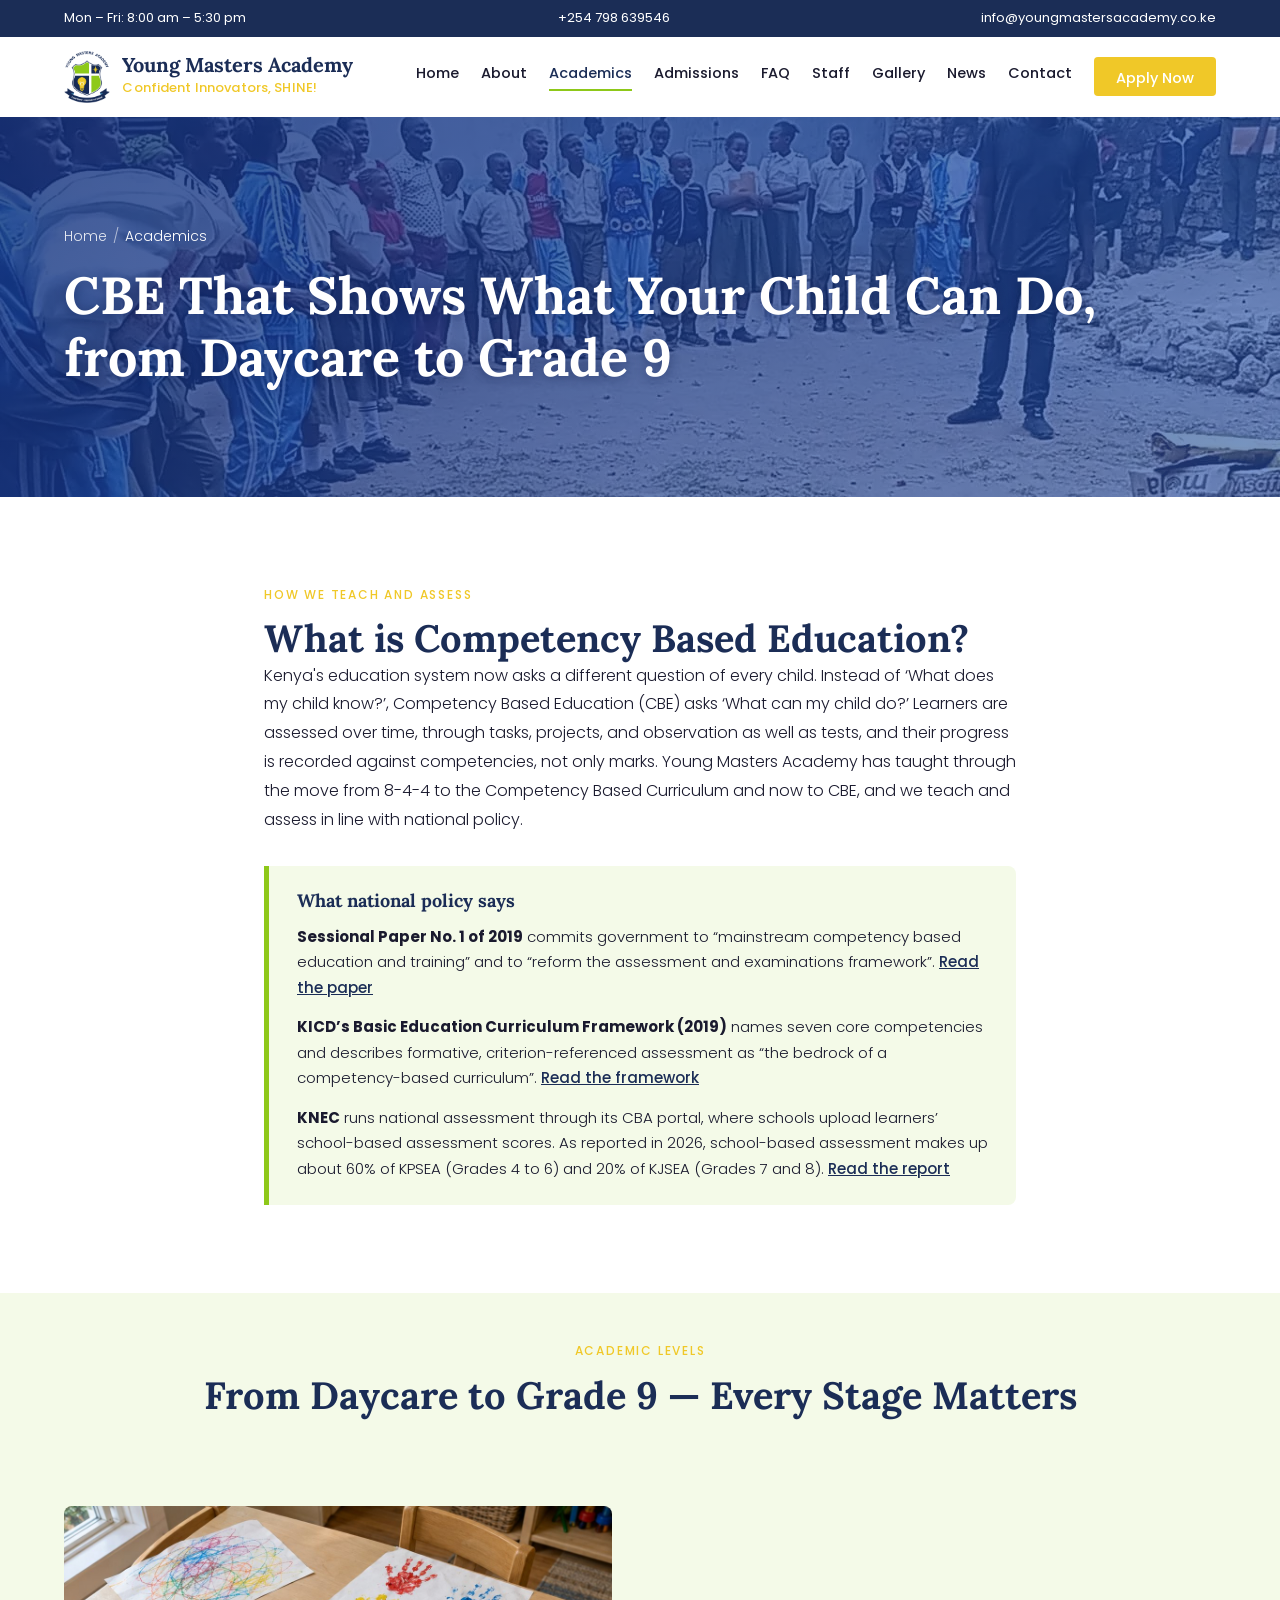
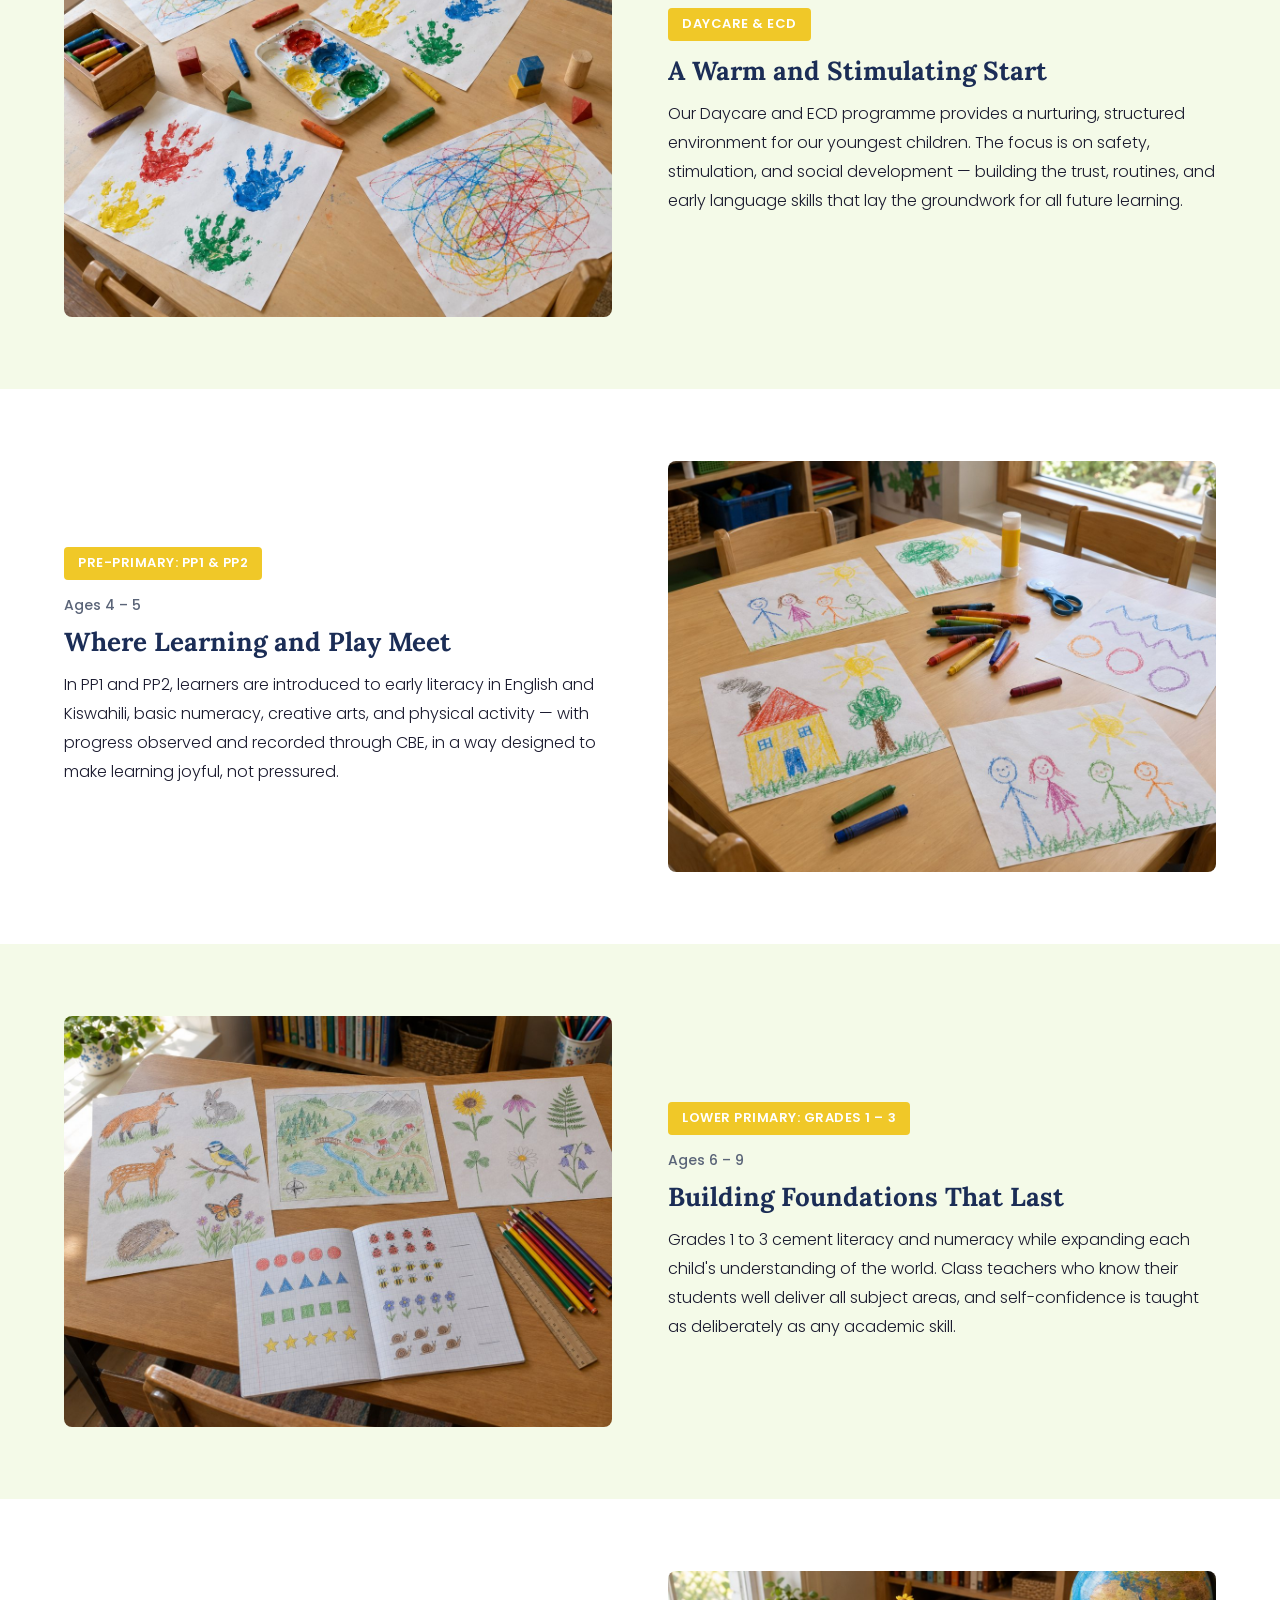
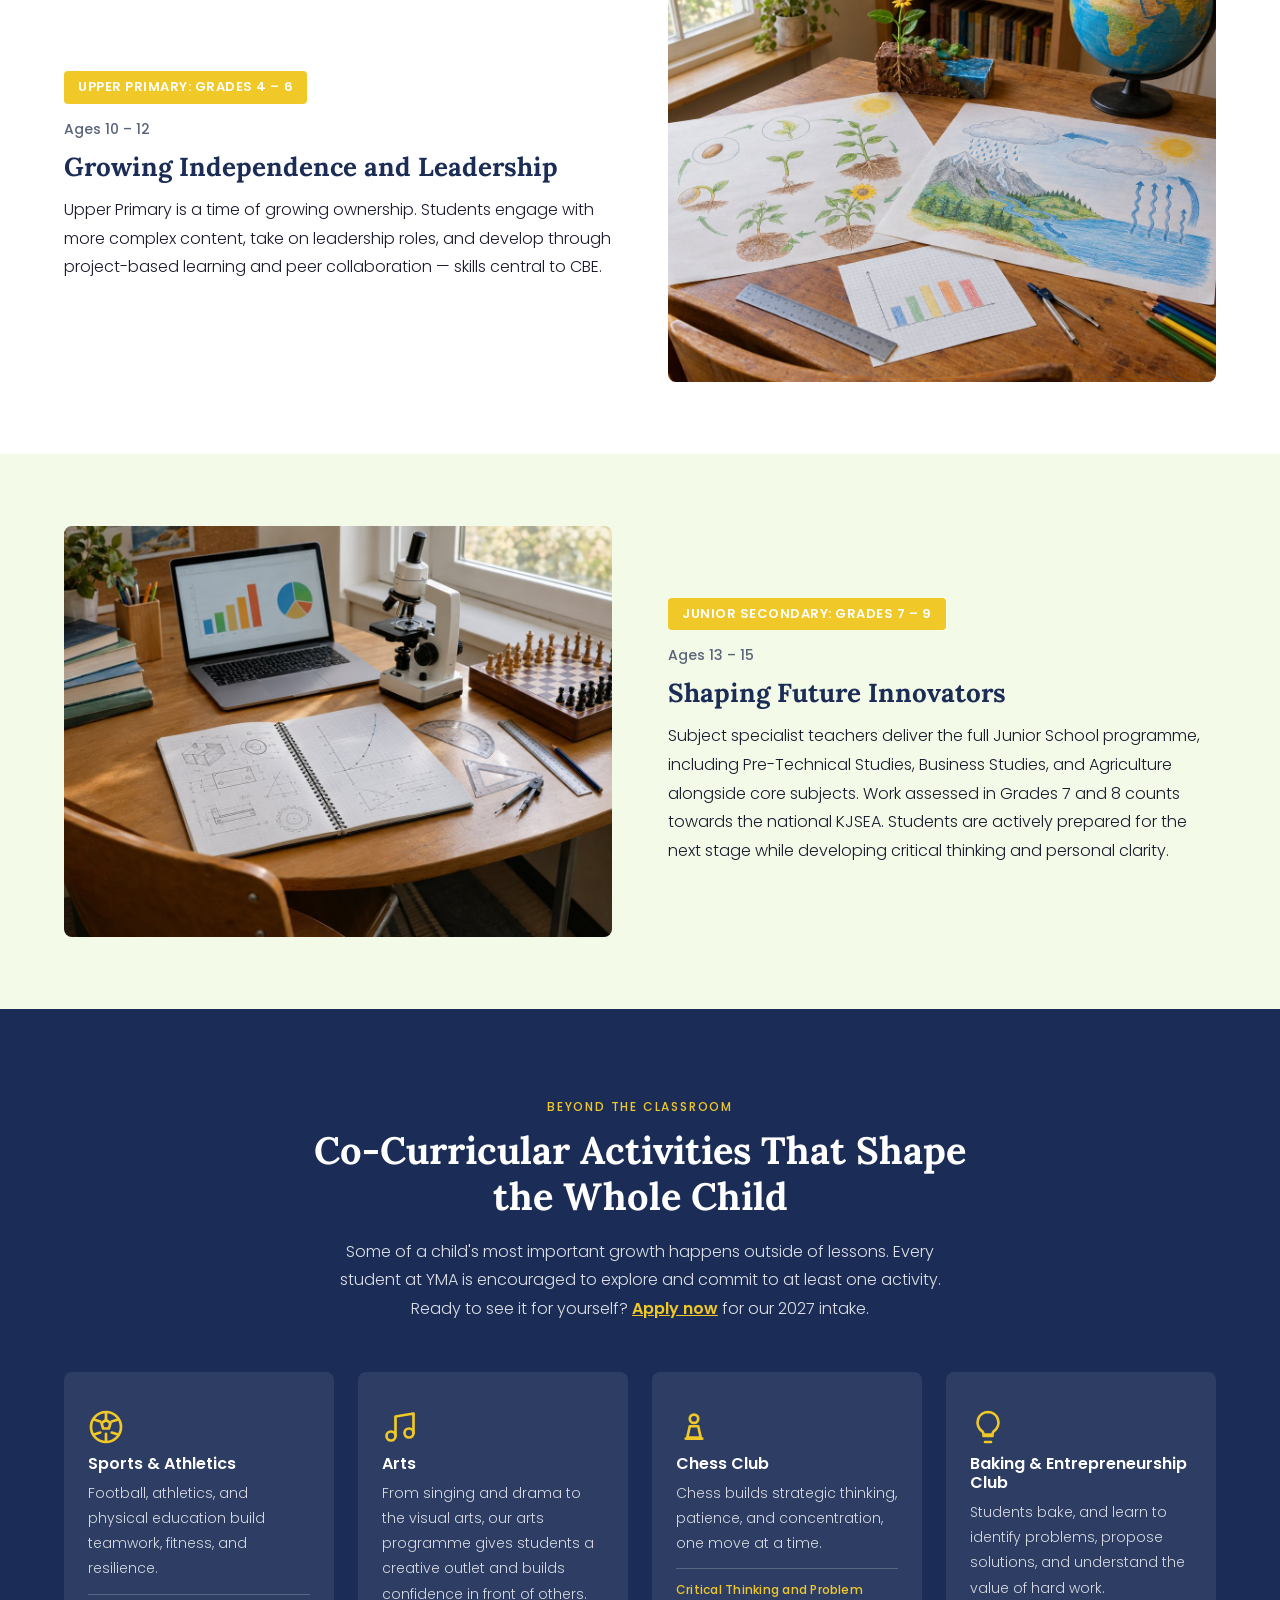
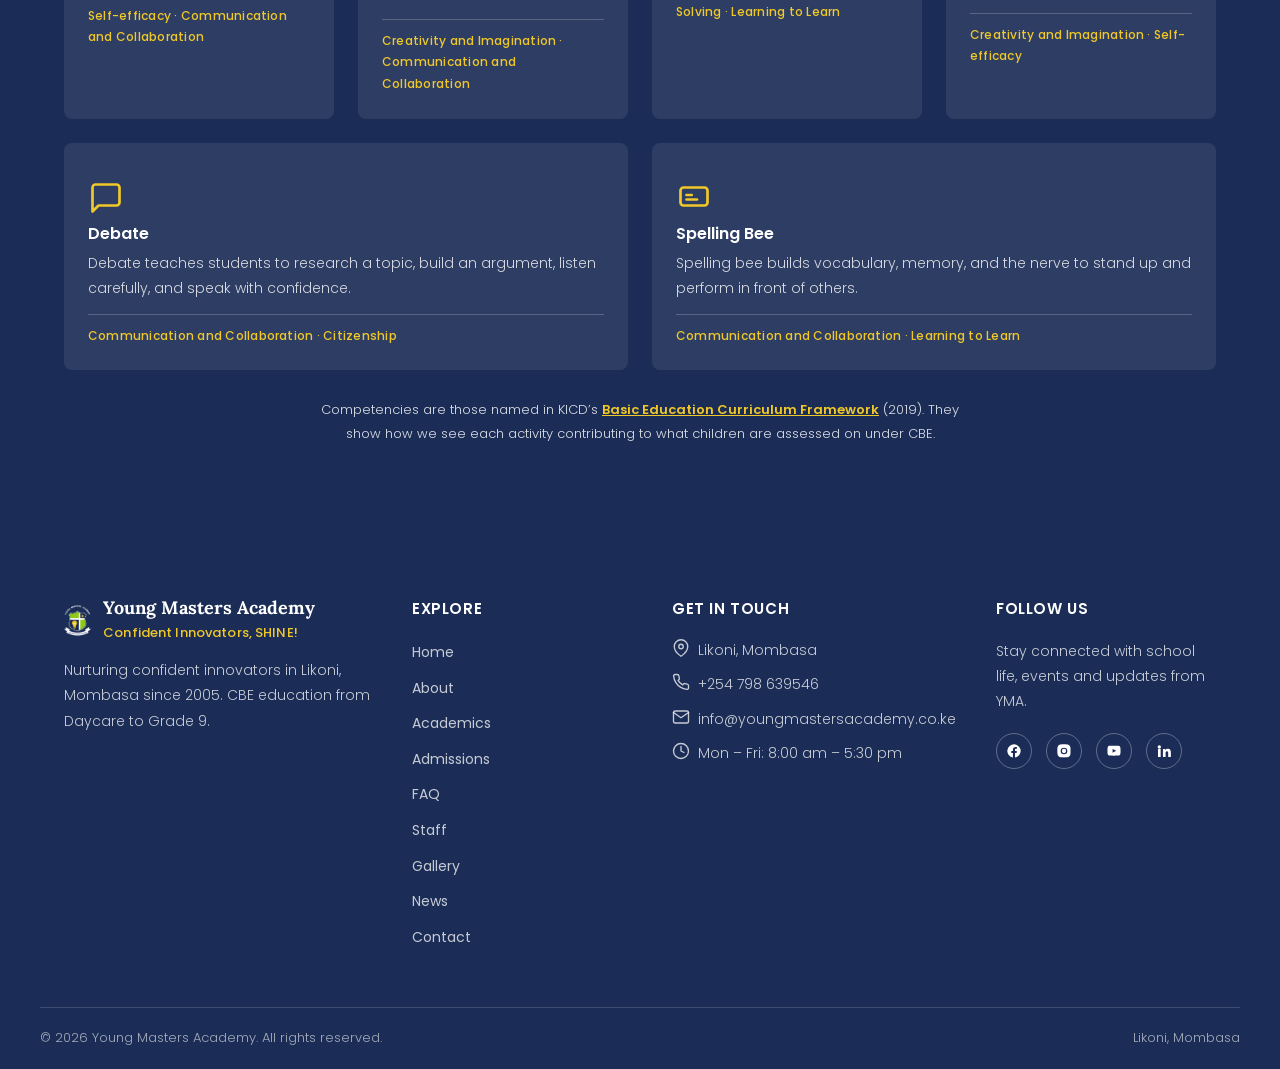
<file: academics.html>
<!DOCTYPE html>
<!--
  YOUNG MASTERS ACADEMY WEBSITE
  Phase 1 of 3 — Awareness & Information
  Built: 2025

  PHASE ROADMAP:
  Phase 1 (current): Static informational site — 8 pages, Formspree forms
  Phase 2 (next):    WhatsApp API, M-Pesa payments, CMS for content updates
  Phase 3 (future):  Parent/student portal, CBE progress tracking, admin dashboard

  School: Young Masters Academy, Likoni, Mombasa, Kenya
  Contact: info@youngmastersacademy.co.ke | +254 798 639546
-->
<!--
  SEO AUDIT — ACADEMICS
  ══════════════════════════════════════════════════════════════
  [✓] Title tag: 50–60 chars, contains primary keyword
  [✓] Meta description: 100–160 chars, unique to this page
  [✓] H1: exactly one, contains primary keyword
  [✓] H2s: logical hierarchy, contain secondary keywords
  [✓] All images: have alt text, width, height attributes
  [✓] Hero image: N/A on this page (CSS background-image)
  [✓] Other images: loading="lazy"
  [✓] Internal links: at least 2 contextual links to other pages
  [✓] External links: rel="noopener noreferrer" target="_blank"
  [✓] OG tags: complete block present
  [✓] JSON-LD schema: LocalBusiness + School present
  [✓] JSON-LD schema: BreadcrumbList present
  [✓] Canonical tag: matches og:url exactly
  [✓] lang="en-KE" on <html> tag
  [✓] skip-link present as first element in <body>
  [✓] ARIA labels on nav, buttons, form fields
  [✓] Google Fonts: &display=swap present in link href
  [✓] Scripts: all non-critical scripts have defer attribute
  [✓] No inline styles or onclick handlers
  NOTE: assets/images/classes/ is empty — WebP conversion blocked
  until real photography is supplied. See end-of-task report.
  ══════════════════════════════════════════════════════════════
-->
<html lang="en-KE">
<head>
<meta charset="UTF-8">
<meta name="viewport" content="width=device-width, initial-scale=1.0">
<title>CBE School, Daycare to Grade 9, Mombasa | YMA Academics</title>
<meta name="description" content="See how CBE works at Young Masters Academy from Daycare to Grade 9, plus clubs in chess, baking and entrepreneurship, debate, arts, sports and spelling bee.">
<meta name="keywords" content="CBE approach Mombasa, Competency Based Education school Likoni, CBE Daycare Grade 9, YMA academics, co-curricular activities school Mombasa">
<meta name="author" content="Young Masters Academy">
<meta name="robots" content="index, follow">

<!-- Open Graph / Facebook / WhatsApp -->
<meta property="og:type" content="website">
<meta property="og:site_name" content="Young Masters Academy">
<meta property="og:url" content="https://www.youngmastersacademy.sc.ke/academics">
<meta property="og:title" content="CBE School, Daycare to Grade 9, Mombasa | YMA Academics">
<meta property="og:description" content="See how CBE works at Young Masters Academy from Daycare to Grade 9, plus clubs in chess, baking and entrepreneurship, debate, arts, sports and spelling bee.">
<meta property="og:image" content="https://www.youngmastersacademy.sc.ke/assets/images/logo/logo-main.png">
<meta property="og:image:width" content="2170">
<meta property="og:image:height" content="2429">
<meta property="og:image:alt" content="Students engaged in CBE learning at Young Masters Academy, Likoni, Mombasa">
<meta property="og:locale" content="en_KE">

<!-- Twitter / X Card -->
<meta name="twitter:card" content="summary_large_image">
<meta name="twitter:site" content="@youngmastersacademy">
<meta name="twitter:title" content="CBE School, Daycare to Grade 9, Mombasa | YMA Academics">
<meta name="twitter:description" content="See how CBE works at Young Masters Academy from Daycare to Grade 9, plus clubs in chess, baking and entrepreneurship, debate, arts, sports and spelling bee.">
<meta name="twitter:image" content="https://www.youngmastersacademy.sc.ke/assets/images/logo/logo-main.png">
<meta name="twitter:image:alt" content="Students engaged in CBE learning at Young Masters Academy, Likoni, Mombasa">

<!-- Canonical URL -->
<link rel="canonical" href="https://www.youngmastersacademy.sc.ke/academics">

<!-- Theme colour, geo, and language targeting -->
<meta name="theme-color" content="#182858">
<meta name="geo.region" content="KE-300">
<meta name="geo.placename" content="Likoni, Mombasa, Kenya">
<meta name="language" content="English">

<link rel="preconnect" href="https://fonts.googleapis.com">
<link rel="preconnect" href="https://fonts.gstatic.com" crossorigin>
<link href="https://fonts.googleapis.com/css2?family=Lora:wght@400;500;600;700&family=Poppins:wght@300;400;500;600&display=swap" rel="stylesheet">
<link rel="icon" type="image/x-icon" href="favicon.ico">
<link rel="icon" type="image/png" sizes="32x32" href="assets/images/logo/favicon-32.png">
<link rel="icon" type="image/png" sizes="16x16" href="assets/images/logo/favicon-16.png">
<link rel="icon" type="image/png" sizes="192x192" href="assets/images/logo/favicon-192.png">
<link rel="apple-touch-icon" sizes="180x180" href="apple-touch-icon.png">
<link rel="stylesheet" href="css/style.css">

<!-- School / LocalBusiness structured data -->
<script type="application/ld+json">
{
  "@context": "https://schema.org",
  "@type": ["School", "LocalBusiness"],
  "name": "Young Masters Academy",
  "alternateName": "YMA",
  "url": "https://www.youngmastersacademy.sc.ke",
  "logo": {
    "@type": "ImageObject",
    "url": "https://www.youngmastersacademy.sc.ke/assets/images/logo/logo-main.png",
    "width": 300,
    "height": 300
  },
  "image": "https://www.youngmastersacademy.sc.ke/assets/images/logo/logo-main.png",
  "description": "Young Masters Academy is a private CBE school in Likoni, Mombasa, Kenya, offering education from Daycare to Grade 9. Founded in 2005. Confident Innovators, SHINE!",
  "foundingDate": "2005",
  "priceRange": "KSh",
  "address": {
    "@type": "PostalAddress",
    "streetAddress": "Deliverance Church International Likoni compound, Likoni-Ukunda Road, Kitaruni",
    "addressLocality": "Mombasa",
    "addressRegion": "Coast",
    "addressCountry": "KE"
  },
  "geo": {
    "@type": "GeoCoordinates",
    "latitude": -4.0942,
    "longitude": 39.6495
  },
  "telephone": "+254798639546",
  "email": "info@youngmastersacademy.co.ke",
  "openingHoursSpecification": [
    {
      "@type": "OpeningHoursSpecification",
      "dayOfWeek": ["Monday", "Tuesday", "Wednesday", "Thursday", "Friday"],
      "opens": "08:00",
      "closes": "17:30"
    }
  ],
  "sameAs": [],
  "hasMap": "https://www.google.com/maps?q=-4.0942,39.6495",
  "curriculumType": "Competency Based Education (CBE)",
  "slogan": "Confident Innovators, SHINE!",
  "educationalLevel": ["Daycare", "ECD", "PP1", "PP2", "Grade 1", "Grade 2", "Grade 3", "Grade 4", "Grade 5", "Grade 6", "Grade 7", "Grade 8", "Grade 9"],
  "areaServed": {
    "@type": "GeoCircle",
    "geoMidpoint": {
      "@type": "GeoCoordinates",
      "latitude": -4.0942,
      "longitude": 39.6495
    },
    "geoRadius": "10000"
  }
}
</script>

<!-- Breadcrumb structured data -->
<script type="application/ld+json">
{
  "@context": "https://schema.org",
  "@type": "BreadcrumbList",
  "itemListElement": [
    {
      "@type": "ListItem",
      "position": 1,
      "name": "Home",
      "item": "https://www.youngmastersacademy.sc.ke/"
    },
    {
      "@type": "ListItem",
      "position": 2,
      "name": "Academics",
      "item": "https://www.youngmastersacademy.sc.ke/academics"
    }
  ]
}
</script>
</head>
<body>
<a href="#main-content" class="skip-link">Skip to main content</a>

<!-- ============ HEADER ============ -->
<header class="top-bar">
  <div class="container">
      <span>Mon – Fri: 8:00 am – 5:30 pm</span>
      <span class="top-bar-center"><a href="tel:+254798639546">+254 798 639546</a></span>
      <span><a href="mailto:info@youngmastersacademy.co.ke">info@youngmastersacademy.co.ke</a></span>
    </div>
</header>

<nav class="navbar" id="navbar" aria-label="Main navigation">
    <div class="container nav-inner">
      <a href="/" class="brand">
        <img src="assets/images/logo/logo-main.png" alt="Young Masters Academy logo — Confident Innovators, SHINE!" width="2170" height="2429">
        <span class="brand-text">
          <span class="brand-name">Young Masters Academy</span>
          <span class="tagline-italic">Confident Innovators, SHINE!</span>
        </span>
      </a>

      <div class="nav-links">
        <a href="/">Home</a>
        <a href="about">About</a>
        <a href="academics" class="active">Academics</a>
        <a href="admissions">Admissions</a>
        <a href="faq">FAQ</a>
        <a href="staff">Staff</a>
        <a href="gallery">Gallery</a>
        <a href="news">News</a>
        <a href="contact">Contact</a>
        <a href="https://portal.youngmastersacademy.sc.ke/guest/request" class="nav-cta" target="_blank" rel="noopener noreferrer">Apply Now</a>
      </div>

      <button class="hamburger" aria-label="Toggle menu" aria-expanded="false">
        <span></span><span></span><span></span>
      </button>
    </div>

    <div class="mobile-menu">
      <a href="/">Home</a>
      <a href="about">About</a>
      <a href="academics" class="active">Academics</a>
      <a href="admissions">Admissions</a>
      <a href="faq">FAQ</a>
      <a href="staff">Staff</a>
      <a href="gallery">Gallery</a>
      <a href="news">News</a>
      <a href="contact">Contact</a>
      <a href="https://portal.youngmastersacademy.sc.ke/guest/request" class="nav-cta" target="_blank" rel="noopener noreferrer">Apply Now</a>
    </div>
</nav>

<main id="main-content">

<!-- ============ SECTION 1: PAGE HERO ============ -->
<section class="hero hero-inner img-fallback-outdoor" style="background-image: url('assets/images/hero/hero-academics.jpg'); background-image: image-set(url('assets/images/hero/hero-academics.webp') type('image/webp'), url('assets/images/hero/hero-academics.jpg') type('image/jpeg'));">
  <div class="container">
    <div class="breadcrumb"><a href="/">Home</a><span>/</span>Academics</div>
    <h1>CBE That Shows What Your Child Can Do, from Daycare to Grade 9</h1>
  </div>
</section>

<!-- ============ SECTION 2: CBE EXPLAINER ============ -->
<section id="cbe" class="section bg-white">
  <div class="container" style="max-width: 800px;">
    <span class="section-label">How We Teach and Assess</span>
    <h2 class="reveal">What is Competency Based Education?</h2>
    <p class="body-text reveal">Kenya's education system now asks a different question of every child. Instead of &lsquo;What does my child know?&rsquo;, Competency Based Education (CBE) asks &lsquo;What can my child do?&rsquo; Learners are assessed over time, through tasks, projects, and observation as well as tests, and their progress is recorded against competencies, not only marks. Young Masters Academy has taught through the move from 8-4-4 to the Competency Based Curriculum and now to CBE, and we teach and assess in line with national policy.</p>
    <div class="policy-box reveal">
      <h3>What national policy says</h3>
      <ul class="policy-list">
        <li><strong>Sessional Paper No. 1 of 2019</strong> commits government to &ldquo;mainstream competency based education and training&rdquo; and to &ldquo;reform the assessment and examinations framework&rdquo;. <a href="https://planipolis.iiep.unesco.org/sites/default/files/ressources/reforming_education_and_training_for_sustainanable_development_in_kenya_2.pdf" target="_blank" rel="noopener noreferrer">Read the paper</a></li>
        <li><strong>KICD&rsquo;s Basic Education Curriculum Framework (2019)</strong> names seven core competencies and describes formative, criterion-referenced assessment as &ldquo;the bedrock of a competency-based curriculum&rdquo;. <a href="https://kicd.ac.ke/wp-content/uploads/2019/08/BASIC-EDUCATION-CURRICULUM-FRAMEWORK-2019.pdf" target="_blank" rel="noopener noreferrer">Read the framework</a></li>
        <li><strong>KNEC</strong> runs national assessment through its CBA portal, where schools upload learners&rsquo; school-based assessment scores. As reported in 2026, school-based assessment makes up about 60% of KPSEA (Grades 4 to 6) and 20% of KJSEA (Grades 7 and 8). <a href="https://www.kenyans.co.ke/news/124889-knec-sets-july-30-deadline-schools-verify-kpsea-kjsea-assessment-scores" target="_blank" rel="noopener noreferrer">Read the report</a></li>
      </ul>
    </div>
  </div>
</section>

<!-- ============ SECTION 3: ACADEMIC LEVELS — DETAILED ============ -->
<section class="bg-off-white" style="padding: 48px 0 16px;">
  <div class="container center-text">
    <span class="section-label">Academic Levels</span>
    <h2 class="reveal">From Daycare to Grade 9 — Every Stage Matters</h2>
  </div>
</section>

<section id="daycare" class="level-detail bg-off-white">
  <div class="container two-col">
    <div class="col-media reveal">
      <img src="assets/images/classes/daycare.jpg" alt="Daycare artwork: chunky crayon scribbles and finger-paint handprints" class="img-fallback-outdoor" width="800" height="600" loading="lazy">
    </div>
    <div class="col-text reveal">
      <span class="level-badge">Daycare &amp; ECD</span>
      <h3>A Warm and Stimulating Start</h3>
      <p class="body-text">Our Daycare and ECD programme provides a nurturing, structured environment for our youngest children. The focus is on safety, stimulation, and social development — building the trust, routines, and early language skills that lay the groundwork for all future learning.</p>
    </div>
  </div>
</section>

<section id="pre-primary" class="level-detail bg-white">
  <div class="container two-col reverse">
    <div class="col-text reveal">
      <span class="level-badge">Pre-Primary: PP1 &amp; PP2</span>
      <div class="level-age">Ages 4 – 5</div>
      <h3>Where Learning and Play Meet</h3>
      <p class="body-text">In PP1 and PP2, learners are introduced to early literacy in English and Kiswahili, basic numeracy, creative arts, and physical activity — with progress observed and recorded through CBE, in a way designed to make learning joyful, not pressured.</p>
    </div>
    <div class="col-media reveal">
      <img src="assets/images/classes/pre-primary.jpg" alt="Pre-primary drawings of houses, trees and families, with early shapes and wavy lines" class="img-fallback-outdoor" width="800" height="600" loading="lazy">
    </div>
  </div>
</section>

<section id="lower-primary" class="level-detail bg-off-white">
  <div class="container two-col">
    <div class="col-media reveal">
      <img src="assets/images/classes/lower-primary.jpg" alt="Lower primary work: careful coloured-pencil drawings of animals and plants, and counting sketches" class="img-fallback-outdoor" width="800" height="600" loading="lazy">
    </div>
    <div class="col-text reveal">
      <span class="level-badge">Lower Primary: Grades 1 – 3</span>
      <div class="level-age">Ages 6 – 9</div>
      <h3>Building Foundations That Last</h3>
      <p class="body-text">Grades 1 to 3 cement literacy and numeracy while expanding each child's understanding of the world. Class teachers who know their students well deliver all subject areas, and self-confidence is taught as deliberately as any academic skill.</p>
    </div>
  </div>
</section>

<section id="upper-primary" class="level-detail bg-white">
  <div class="container two-col reverse">
    <div class="col-text reveal">
      <span class="level-badge">Upper Primary: Grades 4 – 6</span>
      <div class="level-age">Ages 10 – 12</div>
      <h3>Growing Independence and Leadership</h3>
      <p class="body-text">Upper Primary is a time of growing ownership. Students engage with more complex content, take on leadership roles, and develop through project-based learning and peer collaboration — skills central to CBE.</p>
    </div>
    <div class="col-media reveal">
      <img src="assets/images/classes/upper-primary.jpg" alt="Upper primary project work: plant life cycle and water cycle diagrams, a model and a bar chart" class="img-fallback-outdoor" width="800" height="600" loading="lazy">
    </div>
  </div>
</section>

<section id="junior-secondary" class="level-detail bg-off-white">
  <div class="container two-col">
    <div class="col-media reveal">
      <img src="assets/images/classes/junior-secondary.jpg" alt="Junior secondary work: technical sketches, graphs, a laptop chart and a microscope" class="img-fallback-outdoor" width="800" height="600" loading="lazy">
    </div>
    <div class="col-text reveal">
      <span class="level-badge">Junior Secondary: Grades 7 – 9</span>
      <div class="level-age">Ages 13 – 15</div>
      <h3>Shaping Future Innovators</h3>
      <p class="body-text">Subject specialist teachers deliver the full Junior School programme, including Pre-Technical Studies, Business Studies, and Agriculture alongside core subjects. Work assessed in Grades 7 and 8 counts towards the national KJSEA. Students are actively prepared for the next stage while developing critical thinking and personal clarity.</p>
    </div>
  </div>
</section>

<!-- ============ SECTION 4: CO-CURRICULAR ACTIVITIES ============ -->
<section id="activities" class="section bg-navy">
  <div class="container">
    <div class="section-intro center reveal">
      <span class="section-label">Beyond the Classroom</span>
      <h2>Co-Curricular Activities That Shape the Whole Child</h2>
      <p style="font-weight: 300; color: rgba(255,255,255,0.85); font-size: 16px; max-width: 640px; margin: 18px auto 0;">Some of a child's most important growth happens outside of lessons. Every student at YMA is encouraged to explore and commit to at least one activity. Ready to see it for yourself? <a href="admissions#how-to-apply" class="inline-link">Apply now</a> for our 2027 intake.</p>
    </div>
    <div class="flex-row">
      <div class="activity-card reveal">
        <span class="card-icon" aria-hidden="true"><svg class="icon" viewBox="0 0 24 24" fill="none" stroke="currentColor" stroke-width="1.8" stroke-linecap="round" stroke-linejoin="round" aria-hidden="true"><circle cx="12" cy="12" r="10"/><path d="M12 7.2 15 9.4l-1.1 3.6h-3.8L9 9.4z"/><path d="M12 2.2V7.2M12 16.6V21.8M4.5 7.2l3.7 1.1M15.8 15.7l3.7 1.1M19.5 7.2l-3.7 1.1M8.2 15.7l-3.7 1.1"/></svg></span>
        <h3>Sports &amp; Athletics</h3>
        <p>Football, athletics, and physical education build teamwork, fitness, and resilience.</p>
        <p class="competency-line">Self-efficacy · Communication and Collaboration</p>
      </div>
      <div class="activity-card reveal">
        <span class="card-icon" aria-hidden="true"><svg class="icon" viewBox="0 0 24 24" fill="none" stroke="currentColor" stroke-width="1.8" stroke-linecap="round" stroke-linejoin="round" aria-hidden="true"><path d="M9 18V5l12-2v13"/><circle cx="6" cy="18" r="3"/><circle cx="18" cy="16" r="3"/></svg></span>
        <h3>Arts</h3>
        <p>From singing and drama to the visual arts, our arts programme gives students a creative outlet and builds confidence in front of others.</p>
        <p class="competency-line">Creativity and Imagination · Communication and Collaboration</p>
      </div>
      <div class="activity-card reveal">
        <span class="card-icon" aria-hidden="true"><svg class="icon" viewBox="0 0 24 24" fill="none" stroke="currentColor" stroke-width="1.8" stroke-linecap="round" stroke-linejoin="round" aria-hidden="true"><circle cx="12" cy="6.5" r="2.8"/><path d="M9.2 11.5h5.6l1.7 7.5H7.5z"/><path d="M6.5 19.8h11"/></svg></span>
        <h3>Chess Club</h3>
        <p>Chess builds strategic thinking, patience, and concentration, one move at a time.</p>
        <p class="competency-line">Critical Thinking and Problem Solving · Learning to Learn</p>
      </div>
      <div class="activity-card reveal">
        <span class="card-icon" aria-hidden="true"><svg class="icon" viewBox="0 0 24 24" fill="none" stroke="currentColor" stroke-width="1.8" stroke-linecap="round" stroke-linejoin="round" aria-hidden="true"><path d="M9 18h6"/><path d="M10 22h4"/><path d="M12 2a7 7 0 0 0-4 12.7c.6.5 1 1.3 1 2.3h6c0-1 .4-1.8 1-2.3A7 7 0 0 0 12 2z"/></svg></span>
        <h3>Baking &amp; Entrepreneurship Club</h3>
        <p>Students bake, and learn to identify problems, propose solutions, and understand the value of hard work.</p>
        <p class="competency-line">Creativity and Imagination · Self-efficacy</p>
      </div>
      <div class="activity-card reveal">
        <span class="card-icon" aria-hidden="true"><svg class="icon" viewBox="0 0 24 24" fill="none" stroke="currentColor" stroke-width="1.8" stroke-linecap="round" stroke-linejoin="round" aria-hidden="true"><path d="M21 15a2 2 0 0 1-2 2H7l-4 4V5a2 2 0 0 1 2-2h14a2 2 0 0 1 2 2z"/></svg></span>
        <h3>Debate</h3>
        <p>Debate teaches students to research a topic, build an argument, listen carefully, and speak with confidence.</p>
        <p class="competency-line">Communication and Collaboration · Citizenship</p>
      </div>
      <div class="activity-card reveal">
        <span class="card-icon" aria-hidden="true"><svg class="icon" viewBox="0 0 24 24" fill="none" stroke="currentColor" stroke-width="1.8" stroke-linecap="round" stroke-linejoin="round" aria-hidden="true"><rect x="3" y="5" width="18" height="12" rx="2"/><line x1="7" y1="10" x2="10.5" y2="10"/><line x1="7" y1="13" x2="14" y2="13"/></svg></span>
        <h3>Spelling Bee</h3>
        <p>Spelling bee builds vocabulary, memory, and the nerve to stand up and perform in front of others.</p>
        <p class="competency-line">Communication and Collaboration · Learning to Learn</p>
      </div>
    </div>
    <p class="activity-note reveal">Competencies are those named in KICD&rsquo;s <a href="https://kicd.ac.ke/wp-content/uploads/2019/08/BASIC-EDUCATION-CURRICULUM-FRAMEWORK-2019.pdf" target="_blank" rel="noopener noreferrer">Basic Education Curriculum Framework</a> (2019). They show how we see each activity contributing to what children are assessed on under CBE.</p>
  </div>
</section>

</main>

<!-- ============ FOOTER ============ -->
<footer class="footer">
  <div class="container footer-grid">
    <div class="footer-about">
      <a href="/" class="footer-brand">
        <img src="assets/images/logo/logo-white.png" alt="Young Masters Academy logo — Confident Innovators, SHINE!" width="2328" height="3508">
        <span class="footer-brand-text">
          <h2>Young Masters Academy</h2>
          <span class="tagline-italic">Confident Innovators, SHINE!</span>
        </span>
      </a>
      <p class="footer-blurb">Nurturing confident innovators in Likoni, Mombasa since 2005. CBE education from Daycare to Grade 9.</p>
    </div>

    <nav class="footer-links-col" aria-label="Footer navigation">
      <h4>Explore</h4>
      <ul class="footer-links">
        <li><a href="/">Home</a></li>
        <li><a href="about">About</a></li>
        <li><a href="academics">Academics</a></li>
        <li><a href="admissions">Admissions</a></li>
        <li><a href="faq">FAQ</a></li>
        <li><a href="staff">Staff</a></li>
        <li><a href="gallery">Gallery</a></li>
        <li><a href="news">News</a></li>
        <li><a href="contact">Contact</a></li>
      </ul>
    </nav>

    <div class="footer-contact-col">
      <h4>Get In Touch</h4>
      <ul class="footer-contact">
        <li><svg class="icon" viewBox="0 0 24 24" fill="none" stroke="currentColor" stroke-width="1.8" stroke-linecap="round" stroke-linejoin="round" aria-hidden="true"><path d="M21 10c0 7-9 13-9 13s-9-6-9-13a9 9 0 0 1 18 0z"/><circle cx="12" cy="10" r="3"/></svg> <span>Likoni, Mombasa</span></li>
        <li><svg class="icon" viewBox="0 0 24 24" fill="none" stroke="currentColor" stroke-width="1.8" stroke-linecap="round" stroke-linejoin="round" aria-hidden="true"><path d="M22 16.92v3a2 2 0 0 1-2.18 2 19.79 19.79 0 0 1-8.63-3.07 19.5 19.5 0 0 1-6-6 19.79 19.79 0 0 1-3.07-8.67A2 2 0 0 1 4.11 2h3a2 2 0 0 1 2 1.72c.13.96.36 1.9.7 2.81a2 2 0 0 1-.45 2.11L8.09 9.91a16 16 0 0 0 6 6l1.27-1.27a2 2 0 0 1 2.11-.45c.91.34 1.85.57 2.81.7A2 2 0 0 1 22 16.92z"/></svg> <a href="tel:+254798639546">+254 798 639546</a></li>
        <li><svg class="icon" viewBox="0 0 24 24" fill="none" stroke="currentColor" stroke-width="1.8" stroke-linecap="round" stroke-linejoin="round" aria-hidden="true"><path d="M4 4h16a2 2 0 0 1 2 2v12a2 2 0 0 1-2 2H4a2 2 0 0 1-2-2V6a2 2 0 0 1 2-2z"/><polyline points="22,6 12,13 2,6"/></svg> <a href="mailto:info@youngmastersacademy.co.ke">info@youngmastersacademy.co.ke</a></li>
        <li><svg class="icon" viewBox="0 0 24 24" fill="none" stroke="currentColor" stroke-width="1.8" stroke-linecap="round" stroke-linejoin="round" aria-hidden="true"><circle cx="12" cy="12" r="10"/><polyline points="12,6 12,12 16,14"/></svg> <span>Mon – Fri: 8:00 am – 5:30 pm</span></li>
      </ul>
    </div>

    <div class="footer-connect">
      <h4>Follow Us</h4>
      <p>Stay connected with school life, events and updates from YMA.</p>
      <div class="social-row">
        <a href="https://www.facebook.com" aria-label="Young Masters Academy on Facebook" target="_blank" rel="noopener noreferrer">
          <svg viewBox="0 0 24 24"><path d="M22 12a10 10 0 1 0-11.6 9.9v-7H7.9V12h2.5V9.8c0-2.5 1.5-3.9 3.8-3.9 1.1 0 2.2.2 2.2.2v2.5h-1.3c-1.2 0-1.6.8-1.6 1.6V12h2.8l-.4 2.9h-2.4v7A10 10 0 0 0 22 12Z"/></svg>
        </a>
        <!-- UPDATE: Replace with actual YMA Facebook URL before going live -->
        <a href="https://www.instagram.com" aria-label="Young Masters Academy on Instagram" target="_blank" rel="noopener noreferrer">
          <svg viewBox="0 0 24 24"><path d="M12 2c2.7 0 3.1 0 4.1.1 1.1 0 1.8.2 2.4.5.6.2 1.1.6 1.6 1.1.5.5.8.9 1.1 1.6.3.6.5 1.3.5 2.4.1 1 .1 1.4.1 4.1s0 3.1-.1 4.1c0 1.1-.2 1.8-.5 2.4-.3.6-.6 1.1-1.1 1.6-.5.5-1 .8-1.6 1.1-.6.3-1.3.5-2.4.5-1 .1-1.4.1-4.1.1s-3.1 0-4.1-.1c-1.1 0-1.8-.2-2.4-.5-.6-.3-1.1-.6-1.6-1.1-.5-.5-.8-1-1.1-1.6-.3-.6-.5-1.3-.5-2.4C2 15.1 2 14.7 2 12s0-3.1.1-4.1c0-1.1.2-1.8.5-2.4.3-.7.6-1.1 1.1-1.6.5-.5.9-.8 1.6-1.1.6-.3 1.3-.5 2.4-.5C8.9 2 9.3 2 12 2Zm0 5a5 5 0 1 0 0 10 5 5 0 0 0 0-10Zm0 8.2a3.2 3.2 0 1 1 0-6.4 3.2 3.2 0 0 1 0 6.4Zm5.2-8.4a1.2 1.2 0 1 1-2.4 0 1.2 1.2 0 0 1 2.4 0Z"/></svg>
        </a>
        <!-- UPDATE: Replace with actual YMA Instagram URL before going live -->
        <a href="https://www.youtube.com" aria-label="Young Masters Academy on YouTube" target="_blank" rel="noopener noreferrer">
          <svg viewBox="0 0 24 24"><path d="M21.6 7.2s-.2-1.5-.8-2.1c-.8-.8-1.7-.8-2.1-.9C15.9 4 12 4 12 4h0s-3.9 0-6.7.2c-.4 0-1.3.1-2.1.9-.6.6-.8 2.1-.8 2.1S2.2 9 2.2 10.7v1.6c0 1.7.2 3.5.2 3.5s.2 1.5.8 2.1c.8.8 1.8.8 2.3.9C7.3 19 12 19 12 19s3.9 0 6.7-.2c.4 0 1.3-.1 2.1-.9.6-.6.8-2.1.8-2.1s.2-1.7.2-3.5v-1.6c0-1.7-.2-3.5-.2-3.5ZM9.9 14.6V8.9l5.4 2.8-5.4 2.9Z"/></svg>
        </a>
        <!-- UPDATE: Replace with actual YMA YouTube URL before going live -->
        <a href="https://www.linkedin.com" aria-label="Young Masters Academy on LinkedIn" target="_blank" rel="noopener noreferrer">
          <svg viewBox="0 0 24 24"><path d="M4.98 3.5a2.5 2.5 0 1 1 0 5 2.5 2.5 0 0 1 0-5ZM3 9h4v12H3V9Zm7 0h3.8v1.6h.1c.5-.9 1.8-1.9 3.7-1.9 4 0 4.7 2.6 4.7 6v6.3h-4v-5.6c0-1.3 0-3-1.8-3s-2.1 1.4-2.1 2.9V21h-4V9Z"/></svg>
        </a>
        <!-- UPDATE: Replace with actual YMA LinkedIn URL before going live -->
      </div>
    </div>
  </div>

  <div class="container footer-bottom">
    <span>© 2026 Young Masters Academy. All rights reserved.</span>
    <span>Likoni, Mombasa</span>
  </div>
</footer>
<!-- PHASE 2: Replace social links with actual verified YMA social accounts -->

<script src="js/main.js" defer></script>
</body>
</html>
</file>
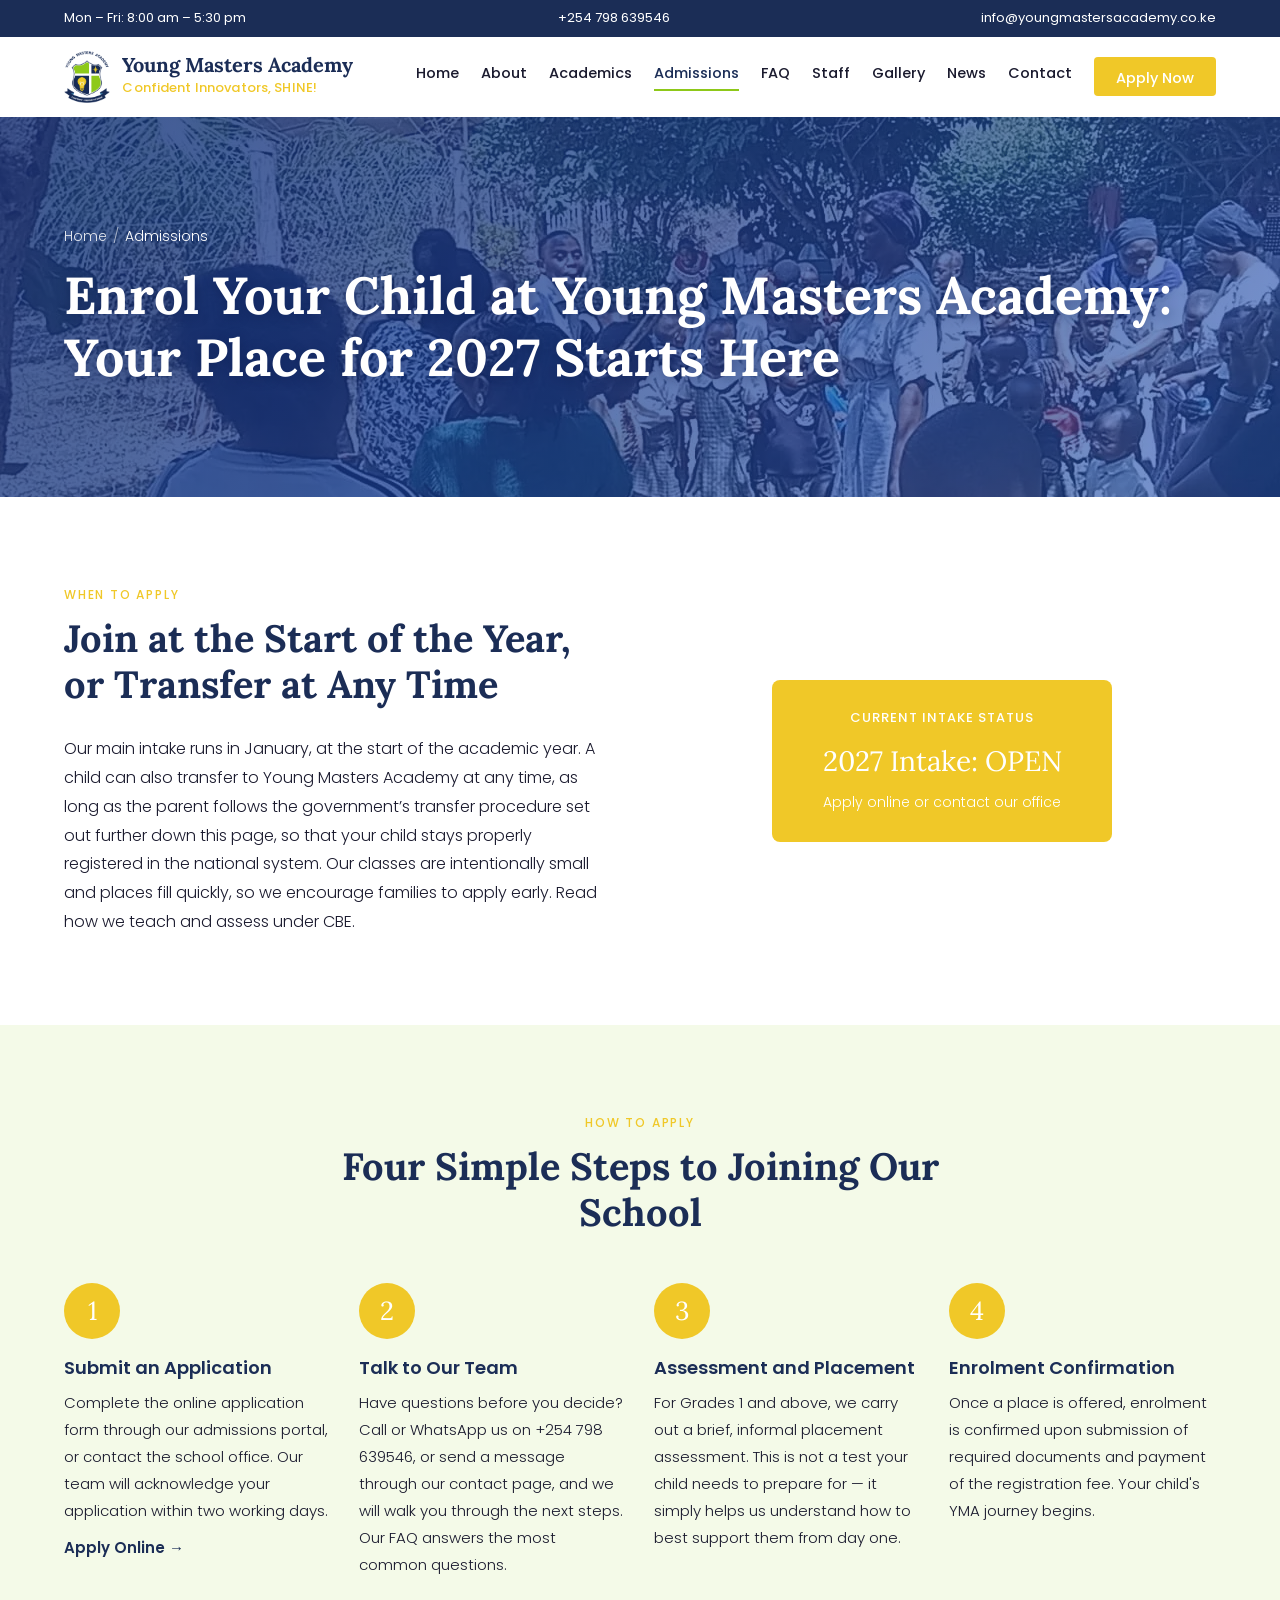
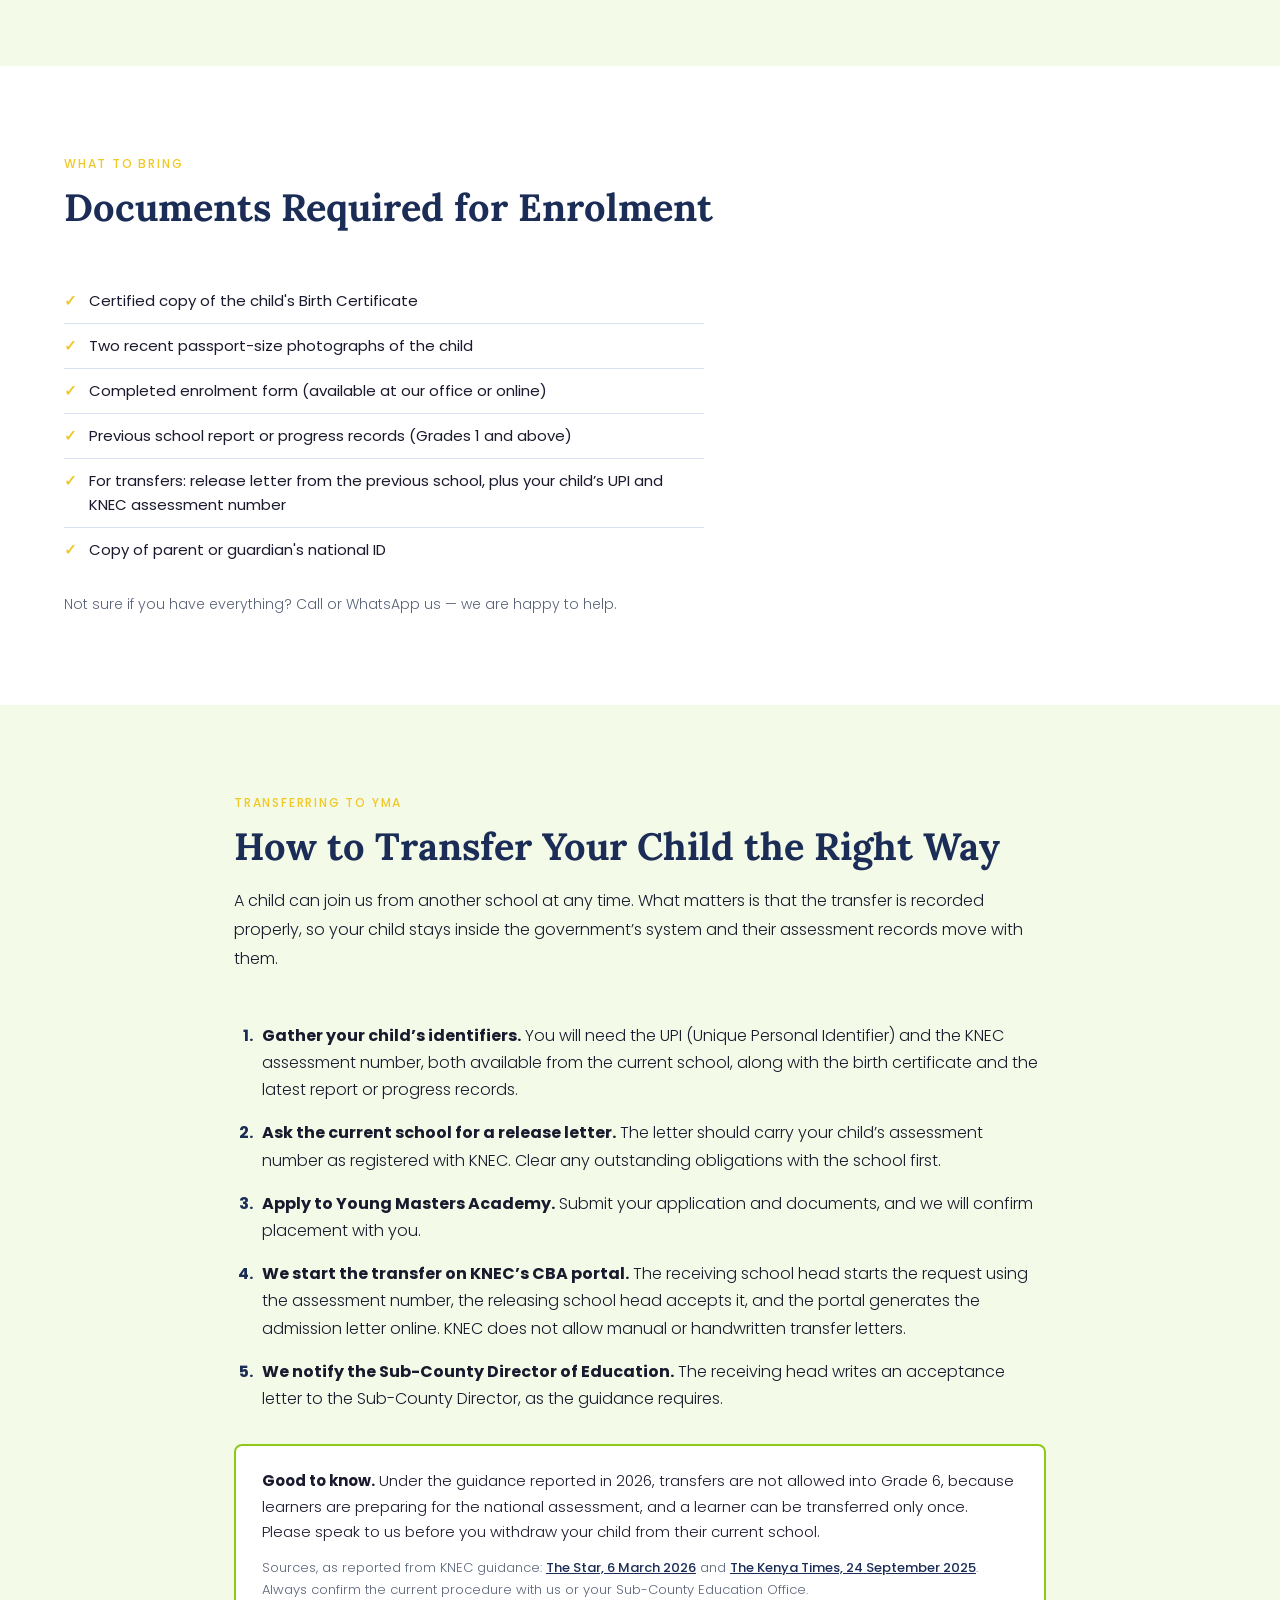
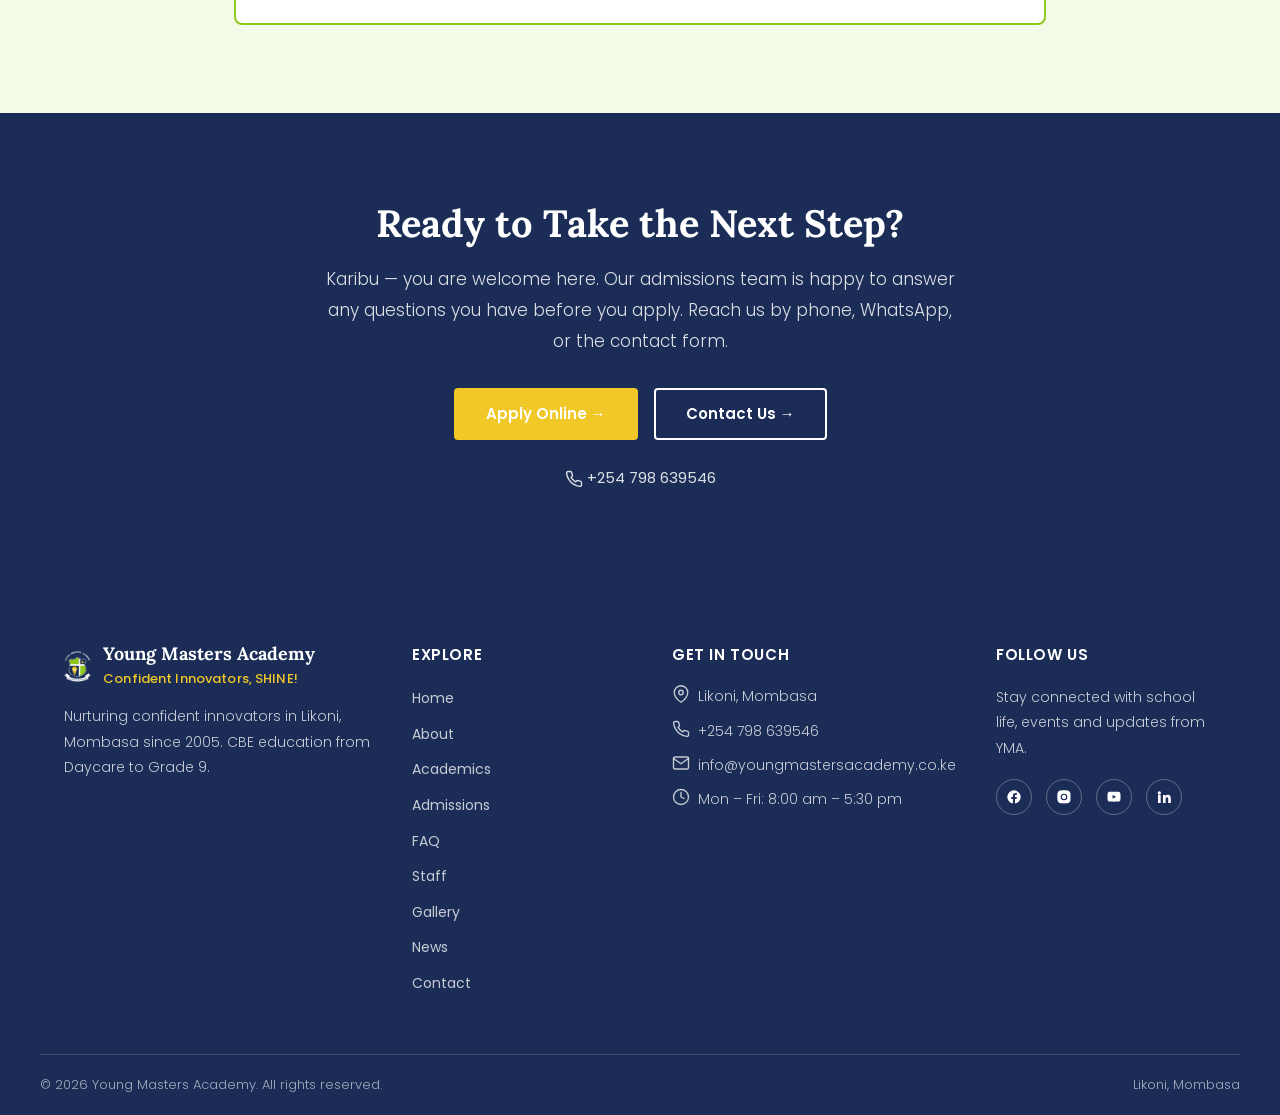
<file: admissions.html>
<!DOCTYPE html>
<!--
  YOUNG MASTERS ACADEMY WEBSITE
  Phase 1 of 3 — Awareness & Information
  Built: 2025

  PHASE ROADMAP:
  Phase 1 (current): Static informational site — 8 pages, Formspree forms
  Phase 2 (next):    WhatsApp API, M-Pesa payments, CMS for content updates
  Phase 3 (future):  Parent/student portal, CBE progress tracking, admin dashboard

  School: Young Masters Academy, Likoni, Mombasa, Kenya
  Contact: info@youngmastersacademy.co.ke | +254 798 639546
-->
<!--
  SEO AUDIT — ADMISSIONS
  ══════════════════════════════════════════════════════════════
  [✓] Title tag: 50–60 chars, contains primary keyword
  [✓] Meta description: 100–160 chars, unique to this page
  [✓] H1: exactly one, contains primary keyword
  [✓] H2s: logical hierarchy, contain secondary keywords
  [✓] All images: have alt text, width, height attributes (page has no content images — logo only)
  [✓] Hero image: N/A on this page (CSS background-image)
  [✓] Other images: N/A (no content images on this page)
  [✓] Internal links: at least 2 contextual links to other pages
  [✓] External links: rel="noopener noreferrer" target="_blank"
  [✓] OG tags: complete block present
  [✓] JSON-LD schema: LocalBusiness + School present
  [✓] JSON-LD schema: BreadcrumbList present
  [✓] Canonical tag: matches og:url exactly
  [✓] lang="en-KE" on <html> tag
  [✓] skip-link present as first element in <body>
  [✓] ARIA labels on nav, buttons, form fields
  [✓] Google Fonts: &display=swap present in link href
  [✓] Scripts: all non-critical scripts have defer attribute
  [✓] No inline styles or onclick handlers
  ══════════════════════════════════════════════════════════════
-->
<html lang="en-KE">
<head>
<meta charset="UTF-8">
<meta name="viewport" content="width=device-width, initial-scale=1.0">
<title>Enrol Your Child for 2027 | Likoni, Mombasa | YMA</title>
<meta name="description" content="Apply for 2027 at Young Masters Academy in Likoni, Mombasa. Four simple steps, places from Daycare to Grade 9, and transfers welcome through the year.">
<meta name="keywords" content="Young Masters Academy admissions, enrol CBE school Mombasa, school intake 2027 Likoni, school registration Mombasa, how to apply YMA">
<meta name="author" content="Young Masters Academy">
<meta name="robots" content="index, follow">

<!-- Open Graph / Facebook / WhatsApp -->
<meta property="og:type" content="website">
<meta property="og:site_name" content="Young Masters Academy">
<meta property="og:url" content="https://www.youngmastersacademy.sc.ke/admissions">
<meta property="og:title" content="Enrol Your Child for 2027 | Likoni, Mombasa | YMA">
<meta property="og:description" content="Apply for 2027 at Young Masters Academy in Likoni, Mombasa. Four simple steps, places from Daycare to Grade 9, and transfers welcome through the year.">
<meta property="og:image" content="https://www.youngmastersacademy.sc.ke/assets/images/logo/logo-main.png">
<meta property="og:image:width" content="2170">
<meta property="og:image:height" content="2429">
<meta property="og:image:alt" content="Young Masters Academy admissions — 2027 intake now open, Likoni, Mombasa">
<meta property="og:locale" content="en_KE">

<!-- Twitter / X Card -->
<meta name="twitter:card" content="summary_large_image">
<meta name="twitter:site" content="@youngmastersacademy">
<meta name="twitter:title" content="Enrol Your Child for 2027 | Likoni, Mombasa | YMA">
<meta name="twitter:description" content="Apply for 2027 at Young Masters Academy in Likoni, Mombasa. Four simple steps, places from Daycare to Grade 9, and transfers welcome through the year.">
<meta name="twitter:image" content="https://www.youngmastersacademy.sc.ke/assets/images/logo/logo-main.png">
<meta name="twitter:image:alt" content="Young Masters Academy admissions — 2027 intake now open, Likoni, Mombasa">

<!-- Canonical URL -->
<link rel="canonical" href="https://www.youngmastersacademy.sc.ke/admissions">

<!-- Theme colour, geo, and language targeting -->
<meta name="theme-color" content="#182858">
<meta name="geo.region" content="KE-300">
<meta name="geo.placename" content="Likoni, Mombasa, Kenya">
<meta name="language" content="English">

<link rel="preconnect" href="https://fonts.googleapis.com">
<link rel="preconnect" href="https://fonts.gstatic.com" crossorigin>
<link href="https://fonts.googleapis.com/css2?family=Lora:wght@400;500;600;700&family=Poppins:wght@300;400;500;600&display=swap" rel="stylesheet">
<link rel="icon" type="image/x-icon" href="favicon.ico">
<link rel="icon" type="image/png" sizes="32x32" href="assets/images/logo/favicon-32.png">
<link rel="icon" type="image/png" sizes="16x16" href="assets/images/logo/favicon-16.png">
<link rel="icon" type="image/png" sizes="192x192" href="assets/images/logo/favicon-192.png">
<link rel="apple-touch-icon" sizes="180x180" href="apple-touch-icon.png">
<link rel="stylesheet" href="css/style.css">

<!-- School / LocalBusiness structured data -->
<script type="application/ld+json">
{
  "@context": "https://schema.org",
  "@type": ["School", "LocalBusiness"],
  "name": "Young Masters Academy",
  "alternateName": "YMA",
  "url": "https://www.youngmastersacademy.sc.ke",
  "logo": {
    "@type": "ImageObject",
    "url": "https://www.youngmastersacademy.sc.ke/assets/images/logo/logo-main.png",
    "width": 300,
    "height": 300
  },
  "image": "https://www.youngmastersacademy.sc.ke/assets/images/logo/logo-main.png",
  "description": "Young Masters Academy is a private CBE school in Likoni, Mombasa, Kenya, offering education from Daycare to Grade 9. Founded in 2005. Confident Innovators, SHINE!",
  "foundingDate": "2005",
  "priceRange": "KSh",
  "address": {
    "@type": "PostalAddress",
    "streetAddress": "Deliverance Church International Likoni compound, Likoni-Ukunda Road, Kitaruni",
    "addressLocality": "Mombasa",
    "addressRegion": "Coast",
    "addressCountry": "KE"
  },
  "geo": {
    "@type": "GeoCoordinates",
    "latitude": -4.0942,
    "longitude": 39.6495
  },
  "telephone": "+254798639546",
  "email": "info@youngmastersacademy.co.ke",
  "openingHoursSpecification": [
    {
      "@type": "OpeningHoursSpecification",
      "dayOfWeek": ["Monday", "Tuesday", "Wednesday", "Thursday", "Friday"],
      "opens": "08:00",
      "closes": "17:30"
    }
  ],
  "sameAs": [],
  "hasMap": "https://www.google.com/maps?q=-4.0942,39.6495",
  "curriculumType": "Competency Based Education (CBE)",
  "slogan": "Confident Innovators, SHINE!",
  "educationalLevel": ["Daycare", "ECD", "PP1", "PP2", "Grade 1", "Grade 2", "Grade 3", "Grade 4", "Grade 5", "Grade 6", "Grade 7", "Grade 8", "Grade 9"],
  "areaServed": {
    "@type": "GeoCircle",
    "geoMidpoint": {
      "@type": "GeoCoordinates",
      "latitude": -4.0942,
      "longitude": 39.6495
    },
    "geoRadius": "10000"
  }
}
</script>

<!-- Breadcrumb structured data -->
<script type="application/ld+json">
{
  "@context": "https://schema.org",
  "@type": "BreadcrumbList",
  "itemListElement": [
    {
      "@type": "ListItem",
      "position": 1,
      "name": "Home",
      "item": "https://www.youngmastersacademy.sc.ke/"
    },
    {
      "@type": "ListItem",
      "position": 2,
      "name": "Admissions",
      "item": "https://www.youngmastersacademy.sc.ke/admissions"
    }
  ]
}
</script>
</head>
<body>
<a href="#main-content" class="skip-link">Skip to main content</a>

<!-- ============ HEADER ============ -->
<header class="top-bar">
  <div class="container">
      <span>Mon – Fri: 8:00 am – 5:30 pm</span>
      <span class="top-bar-center"><a href="tel:+254798639546">+254 798 639546</a></span>
      <span><a href="mailto:info@youngmastersacademy.co.ke">info@youngmastersacademy.co.ke</a></span>
    </div>
</header>

<nav class="navbar" id="navbar" aria-label="Main navigation">
    <div class="container nav-inner">
      <a href="/" class="brand">
        <img src="assets/images/logo/logo-main.png" alt="Young Masters Academy logo — Confident Innovators, SHINE!" width="2170" height="2429">
        <span class="brand-text">
          <span class="brand-name">Young Masters Academy</span>
          <span class="tagline-italic">Confident Innovators, SHINE!</span>
        </span>
      </a>

      <div class="nav-links">
        <a href="/">Home</a>
        <a href="about">About</a>
        <a href="academics">Academics</a>
        <a href="admissions" class="active">Admissions</a>
        <a href="faq">FAQ</a>
        <a href="staff">Staff</a>
        <a href="gallery">Gallery</a>
        <a href="news">News</a>
        <a href="contact">Contact</a>
        <a href="https://portal.youngmastersacademy.sc.ke/guest/request" class="nav-cta" target="_blank" rel="noopener noreferrer">Apply Now</a>
      </div>

      <button class="hamburger" aria-label="Toggle menu" aria-expanded="false">
        <span></span><span></span><span></span>
      </button>
    </div>

    <div class="mobile-menu">
      <a href="/">Home</a>
      <a href="about">About</a>
      <a href="academics">Academics</a>
      <a href="admissions" class="active">Admissions</a>
      <a href="faq">FAQ</a>
      <a href="staff">Staff</a>
      <a href="gallery">Gallery</a>
      <a href="news">News</a>
      <a href="contact">Contact</a>
      <a href="https://portal.youngmastersacademy.sc.ke/guest/request" class="nav-cta" target="_blank" rel="noopener noreferrer">Apply Now</a>
    </div>
</nav>

<main id="main-content">

<!-- ============ SECTION 1: PAGE HERO ============ -->
<section class="hero hero-inner img-fallback-outdoor" style="background-image: url('assets/images/hero/hero-admissions.jpg'); background-image: image-set(url('assets/images/hero/hero-admissions.webp') type('image/webp'), url('assets/images/hero/hero-admissions.jpg') type('image/jpeg'));">
  <div class="container">
    <div class="breadcrumb"><a href="/">Home</a><span>/</span>Admissions</div>
    <h1>Enrol Your Child at Young Masters Academy: Your Place for 2027 Starts Here</h1>
  </div>
</section>

<!-- ============ SECTION 2: INTAKE INFORMATION ============ -->
<section class="section bg-white">
  <div class="container two-col">
    <div class="col-text reveal">
      <span class="section-label">When to Apply</span>
      <h2>Join at the Start of the Year, or Transfer at Any Time</h2>
      <p class="body-text">Our main intake runs in January, at the start of the academic year. A child can also transfer to Young Masters Academy at any time, as long as the parent follows the government&rsquo;s transfer procedure set out <a href="#transfers">further down this page</a>, so that your child stays properly registered in the national system. Our classes are intentionally small and places fill quickly, so we encourage families to apply early. Read <a href="academics#cbe">how we teach and assess under CBE</a>.</p>
    </div>
    <div class="reveal">
      <div class="intake-badge">
        <div class="intake-label">Current Intake Status</div>
        <div class="intake-status">2027 Intake: OPEN</div>
        <div class="intake-sub">Apply online or contact our office</div>
      </div>
    </div>
  </div>
</section>
<!-- PHASE 2: Make intake status dynamic from CMS — single toggle controls entire site -->

<!-- ============ SECTION 3: ADMISSIONS PROCESS — 4 STEPS ============ -->
<section id="how-to-apply" class="section bg-off-white">
  <div class="container">
    <div class="section-intro center reveal">
      <span class="section-label">How to Apply</span>
      <h2>Four Simple Steps to Joining Our School</h2>
    </div>
    <div class="steps-timeline">
      <div class="step reveal">
        <div class="step-number">1</div>
        <h3>Submit an Application</h3>
        <p>Complete the online application form through our admissions portal, or contact the school office. Our team will acknowledge your application within two working days.</p>
        <a href="https://portal.youngmastersacademy.sc.ke/guest/request" class="btn-text" target="_blank" rel="noopener noreferrer">Apply Online →</a>
      </div>
      <div class="step reveal">
        <div class="step-number">2</div>
        <h3>Talk to Our Team</h3>
        <p>Have questions before you decide? Call or WhatsApp us on +254 798 639546, or send a message through our <a href="contact">contact page</a>, and we will walk you through the next steps. Our <a href="faq">FAQ</a> answers the most common questions.</p>
      </div>
      <div class="step reveal">
        <div class="step-number">3</div>
        <h3>Assessment and Placement</h3>
        <p>For Grades 1 and above, we carry out a brief, informal placement assessment. This is not a test your child needs to prepare for — it simply helps us understand how to best support them from day one.</p>
      </div>
      <div class="step reveal">
        <div class="step-number">4</div>
        <h3>Enrolment Confirmation</h3>
        <p>Once a place is offered, enrolment is confirmed upon submission of required documents and payment of the registration fee. Your child's YMA journey begins.</p>
      </div>
    </div>
  </div>
</section>

<!-- ============ SECTION 4: REQUIRED DOCUMENTS ============ -->
<section class="section bg-white">
  <div class="container">
    <div class="section-intro reveal">
      <span class="section-label">What to Bring</span>
      <h2>Documents Required for Enrolment</h2>
    </div>
    <ul class="checklist reveal">
      <li><span class="check-icon">✓</span> Certified copy of the child's Birth Certificate</li>
      <li><span class="check-icon">✓</span> Two recent passport-size photographs of the child</li>
      <li><span class="check-icon">✓</span> Completed enrolment form (available at our office or online)</li>
      <li><span class="check-icon">✓</span> Previous school report or progress records (Grades 1 and above)</li>
      <li><span class="check-icon">✓</span> For transfers: release letter from the previous school, plus your child&rsquo;s UPI and KNEC assessment number</li>
      <li><span class="check-icon">✓</span> Copy of parent or guardian's national ID</li>
    </ul>
    <p class="checklist-note">Not sure if you have everything? Call or WhatsApp us — we are happy to help.</p>
  </div>
</section>
<!-- PHASE 2: Allow document upload directly through online portal -->

<!-- ============ SECTION 4B: TRANSFERRING FROM ANOTHER SCHOOL ============ -->
<!-- UPDATE: Procedures are updated by the Ministry of Education and KNEC. Re-check the steps below with the Sub-County Education Office before each intake. -->
<section id="transfers" class="section bg-off-white">
  <div class="container" style="max-width: 860px;">
    <div class="section-intro reveal">
      <span class="section-label">Transferring to YMA</span>
      <h2>How to Transfer Your Child the Right Way</h2>
      <p class="body-text" style="margin-top: 18px;">A child can join us from another school at any time. What matters is that the transfer is recorded properly, so your child stays inside the government&rsquo;s system and their assessment records move with them.</p>
    </div>
    <ol class="transfer-steps reveal">
      <li><strong>Gather your child&rsquo;s identifiers.</strong> You will need the UPI (Unique Personal Identifier) and the KNEC assessment number, both available from the current school, along with the birth certificate and the latest report or progress records.</li>
      <li><strong>Ask the current school for a release letter.</strong> The letter should carry your child&rsquo;s assessment number as registered with KNEC. Clear any outstanding obligations with the school first.</li>
      <li><strong>Apply to Young Masters Academy.</strong> Submit your application and documents, and we will confirm placement with you.</li>
      <li><strong>We start the transfer on KNEC&rsquo;s CBA portal.</strong> The receiving school head starts the request using the assessment number, the releasing school head accepts it, and the portal generates the admission letter online. KNEC does not allow manual or handwritten transfer letters.</li>
      <li><strong>We notify the Sub-County Director of Education.</strong> The receiving head writes an acceptance letter to the Sub-County Director, as the guidance requires.</li>
    </ol>
    <div class="note-box reveal">
      <p><strong>Good to know.</strong> Under the guidance reported in 2026, transfers are not allowed into Grade 6, because learners are preparing for the national assessment, and a learner can be transferred only once. Please speak to us before you withdraw your child from their current school.</p>
      <p class="source-line">Sources, as reported from KNEC guidance: <a href="https://www.the-star.co.ke/news/2026-03-06-how-to-initiate-and-accept-learner-transfer-request-on-cba-portal" target="_blank" rel="noopener noreferrer">The Star, 6 March 2026</a> and <a href="https://thekenyatimes.com/education/cbc-school-transfer-cba-knec/" target="_blank" rel="noopener noreferrer">The Kenya Times, 24 September 2025</a>. Always confirm the current procedure with us or your Sub-County Education Office.</p>
    </div>
  </div>
</section>

<!-- ============ SECTION 5: ADMISSIONS CTA ============ -->
<section class="section bg-navy center-text">
  <div class="container">
    <h2 class="reveal">Ready to Take the Next Step?</h2>
    <p class="reveal" style="font-weight: 300; color: rgba(255,255,255,0.85); font-size: 17px; max-width: 640px; margin: 18px auto 0;">Karibu — you are welcome here. Our admissions team is happy to answer any questions you have before you apply. Reach us by phone, WhatsApp, or the contact form.</p>
    <div class="hero-buttons reveal" style="justify-content: center; margin-top: 32px;">
      <a href="https://portal.youngmastersacademy.sc.ke/guest/request" class="btn btn-primary" target="_blank" rel="noopener noreferrer">Apply Online →</a>
      <a href="contact" class="btn btn-outline-white">Contact Us →</a>
    </div>
    <p class="reveal" style="font-weight: 400; color: rgba(255,255,255,0.85); font-size: 15px; margin-top: 24px;"><svg class="icon" viewBox="0 0 24 24" fill="none" stroke="currentColor" stroke-width="1.8" stroke-linecap="round" stroke-linejoin="round" aria-hidden="true"><path d="M22 16.92v3a2 2 0 0 1-2.18 2 19.79 19.79 0 0 1-8.63-3.07 19.5 19.5 0 0 1-6-6 19.79 19.79 0 0 1-3.07-8.67A2 2 0 0 1 4.11 2h3a2 2 0 0 1 2 1.72c.13.96.36 1.9.7 2.81a2 2 0 0 1-.45 2.11L8.09 9.91a16 16 0 0 0 6 6l1.27-1.27a2 2 0 0 1 2.11-.45c.91.34 1.85.57 2.81.7A2 2 0 0 1 22 16.92z"/></svg> <a href="tel:+254798639546">+254 798 639546</a></p>
  </div>
</section>

</main>

<!-- ============ FOOTER ============ -->
<footer class="footer">
  <div class="container footer-grid">
    <div class="footer-about">
      <a href="/" class="footer-brand">
        <img src="assets/images/logo/logo-white.png" alt="Young Masters Academy logo — Confident Innovators, SHINE!" width="2328" height="3508">
        <span class="footer-brand-text">
          <h2>Young Masters Academy</h2>
          <span class="tagline-italic">Confident Innovators, SHINE!</span>
        </span>
      </a>
      <p class="footer-blurb">Nurturing confident innovators in Likoni, Mombasa since 2005. CBE education from Daycare to Grade 9.</p>
    </div>

    <nav class="footer-links-col" aria-label="Footer navigation">
      <h4>Explore</h4>
      <ul class="footer-links">
        <li><a href="/">Home</a></li>
        <li><a href="about">About</a></li>
        <li><a href="academics">Academics</a></li>
        <li><a href="admissions">Admissions</a></li>
        <li><a href="faq">FAQ</a></li>
        <li><a href="staff">Staff</a></li>
        <li><a href="gallery">Gallery</a></li>
        <li><a href="news">News</a></li>
        <li><a href="contact">Contact</a></li>
      </ul>
    </nav>

    <div class="footer-contact-col">
      <h4>Get In Touch</h4>
      <ul class="footer-contact">
        <li><svg class="icon" viewBox="0 0 24 24" fill="none" stroke="currentColor" stroke-width="1.8" stroke-linecap="round" stroke-linejoin="round" aria-hidden="true"><path d="M21 10c0 7-9 13-9 13s-9-6-9-13a9 9 0 0 1 18 0z"/><circle cx="12" cy="10" r="3"/></svg> <span>Likoni, Mombasa</span></li>
        <li><svg class="icon" viewBox="0 0 24 24" fill="none" stroke="currentColor" stroke-width="1.8" stroke-linecap="round" stroke-linejoin="round" aria-hidden="true"><path d="M22 16.92v3a2 2 0 0 1-2.18 2 19.79 19.79 0 0 1-8.63-3.07 19.5 19.5 0 0 1-6-6 19.79 19.79 0 0 1-3.07-8.67A2 2 0 0 1 4.11 2h3a2 2 0 0 1 2 1.72c.13.96.36 1.9.7 2.81a2 2 0 0 1-.45 2.11L8.09 9.91a16 16 0 0 0 6 6l1.27-1.27a2 2 0 0 1 2.11-.45c.91.34 1.85.57 2.81.7A2 2 0 0 1 22 16.92z"/></svg> <a href="tel:+254798639546">+254 798 639546</a></li>
        <li><svg class="icon" viewBox="0 0 24 24" fill="none" stroke="currentColor" stroke-width="1.8" stroke-linecap="round" stroke-linejoin="round" aria-hidden="true"><path d="M4 4h16a2 2 0 0 1 2 2v12a2 2 0 0 1-2 2H4a2 2 0 0 1-2-2V6a2 2 0 0 1 2-2z"/><polyline points="22,6 12,13 2,6"/></svg> <a href="mailto:info@youngmastersacademy.co.ke">info@youngmastersacademy.co.ke</a></li>
        <li><svg class="icon" viewBox="0 0 24 24" fill="none" stroke="currentColor" stroke-width="1.8" stroke-linecap="round" stroke-linejoin="round" aria-hidden="true"><circle cx="12" cy="12" r="10"/><polyline points="12,6 12,12 16,14"/></svg> <span>Mon – Fri: 8:00 am – 5:30 pm</span></li>
      </ul>
    </div>

    <div class="footer-connect">
      <h4>Follow Us</h4>
      <p>Stay connected with school life, events and updates from YMA.</p>
      <div class="social-row">
        <a href="https://www.facebook.com" aria-label="Young Masters Academy on Facebook" target="_blank" rel="noopener noreferrer">
          <svg viewBox="0 0 24 24"><path d="M22 12a10 10 0 1 0-11.6 9.9v-7H7.9V12h2.5V9.8c0-2.5 1.5-3.9 3.8-3.9 1.1 0 2.2.2 2.2.2v2.5h-1.3c-1.2 0-1.6.8-1.6 1.6V12h2.8l-.4 2.9h-2.4v7A10 10 0 0 0 22 12Z"/></svg>
        </a>
        <!-- UPDATE: Replace with actual YMA Facebook URL before going live -->
        <a href="https://www.instagram.com" aria-label="Young Masters Academy on Instagram" target="_blank" rel="noopener noreferrer">
          <svg viewBox="0 0 24 24"><path d="M12 2c2.7 0 3.1 0 4.1.1 1.1 0 1.8.2 2.4.5.6.2 1.1.6 1.6 1.1.5.5.8.9 1.1 1.6.3.6.5 1.3.5 2.4.1 1 .1 1.4.1 4.1s0 3.1-.1 4.1c0 1.1-.2 1.8-.5 2.4-.3.6-.6 1.1-1.1 1.6-.5.5-1 .8-1.6 1.1-.6.3-1.3.5-2.4.5-1 .1-1.4.1-4.1.1s-3.1 0-4.1-.1c-1.1 0-1.8-.2-2.4-.5-.6-.3-1.1-.6-1.6-1.1-.5-.5-.8-1-1.1-1.6-.3-.6-.5-1.3-.5-2.4C2 15.1 2 14.7 2 12s0-3.1.1-4.1c0-1.1.2-1.8.5-2.4.3-.7.6-1.1 1.1-1.6.5-.5.9-.8 1.6-1.1.6-.3 1.3-.5 2.4-.5C8.9 2 9.3 2 12 2Zm0 5a5 5 0 1 0 0 10 5 5 0 0 0 0-10Zm0 8.2a3.2 3.2 0 1 1 0-6.4 3.2 3.2 0 0 1 0 6.4Zm5.2-8.4a1.2 1.2 0 1 1-2.4 0 1.2 1.2 0 0 1 2.4 0Z"/></svg>
        </a>
        <!-- UPDATE: Replace with actual YMA Instagram URL before going live -->
        <a href="https://www.youtube.com" aria-label="Young Masters Academy on YouTube" target="_blank" rel="noopener noreferrer">
          <svg viewBox="0 0 24 24"><path d="M21.6 7.2s-.2-1.5-.8-2.1c-.8-.8-1.7-.8-2.1-.9C15.9 4 12 4 12 4h0s-3.9 0-6.7.2c-.4 0-1.3.1-2.1.9-.6.6-.8 2.1-.8 2.1S2.2 9 2.2 10.7v1.6c0 1.7.2 3.5.2 3.5s.2 1.5.8 2.1c.8.8 1.8.8 2.3.9C7.3 19 12 19 12 19s3.9 0 6.7-.2c.4 0 1.3-.1 2.1-.9.6-.6.8-2.1.8-2.1s.2-1.7.2-3.5v-1.6c0-1.7-.2-3.5-.2-3.5ZM9.9 14.6V8.9l5.4 2.8-5.4 2.9Z"/></svg>
        </a>
        <!-- UPDATE: Replace with actual YMA YouTube URL before going live -->
        <a href="https://www.linkedin.com" aria-label="Young Masters Academy on LinkedIn" target="_blank" rel="noopener noreferrer">
          <svg viewBox="0 0 24 24"><path d="M4.98 3.5a2.5 2.5 0 1 1 0 5 2.5 2.5 0 0 1 0-5ZM3 9h4v12H3V9Zm7 0h3.8v1.6h.1c.5-.9 1.8-1.9 3.7-1.9 4 0 4.7 2.6 4.7 6v6.3h-4v-5.6c0-1.3 0-3-1.8-3s-2.1 1.4-2.1 2.9V21h-4V9Z"/></svg>
        </a>
        <!-- UPDATE: Replace with actual YMA LinkedIn URL before going live -->
      </div>
    </div>
  </div>

  <div class="container footer-bottom">
    <span>© 2026 Young Masters Academy. All rights reserved.</span>
    <span>Likoni, Mombasa</span>
  </div>
</footer>
<!-- PHASE 2: Replace social links with actual verified YMA social accounts -->

<script src="js/main.js" defer></script>
</body>
</html>
</file>
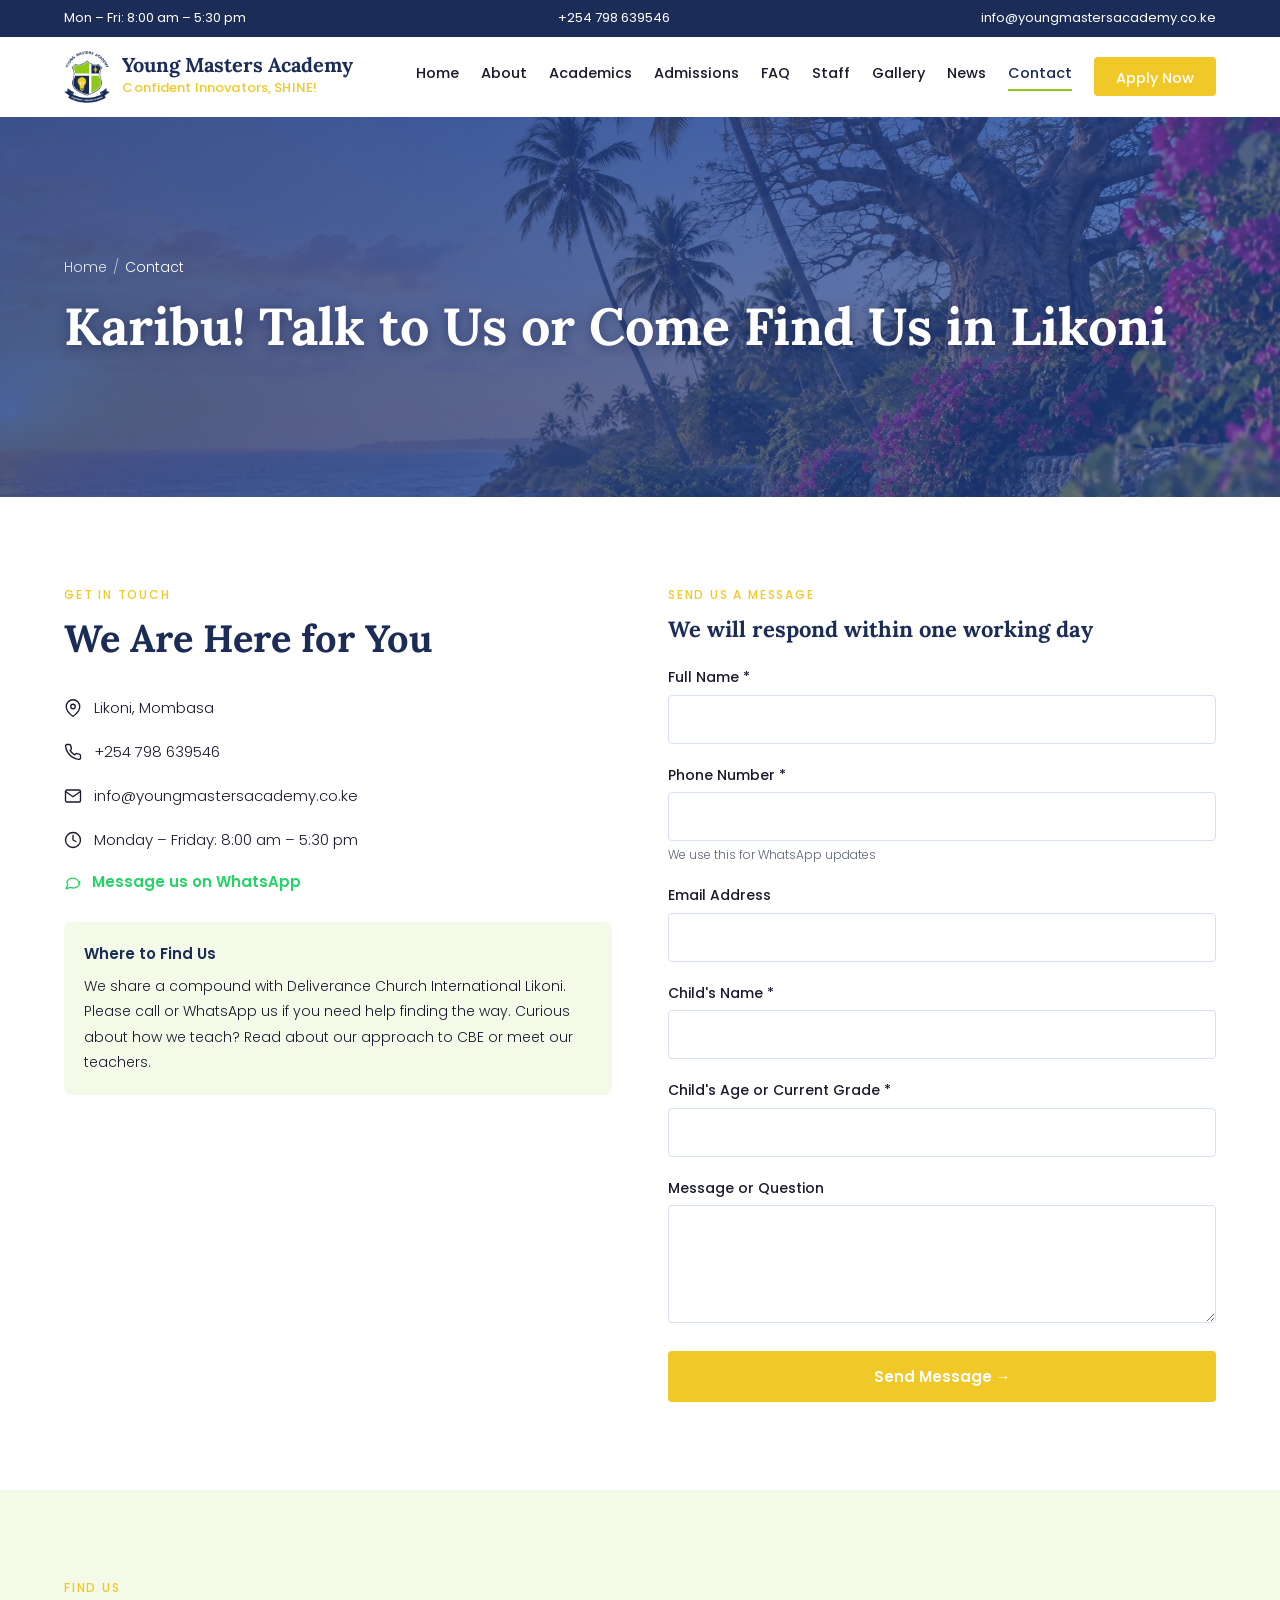
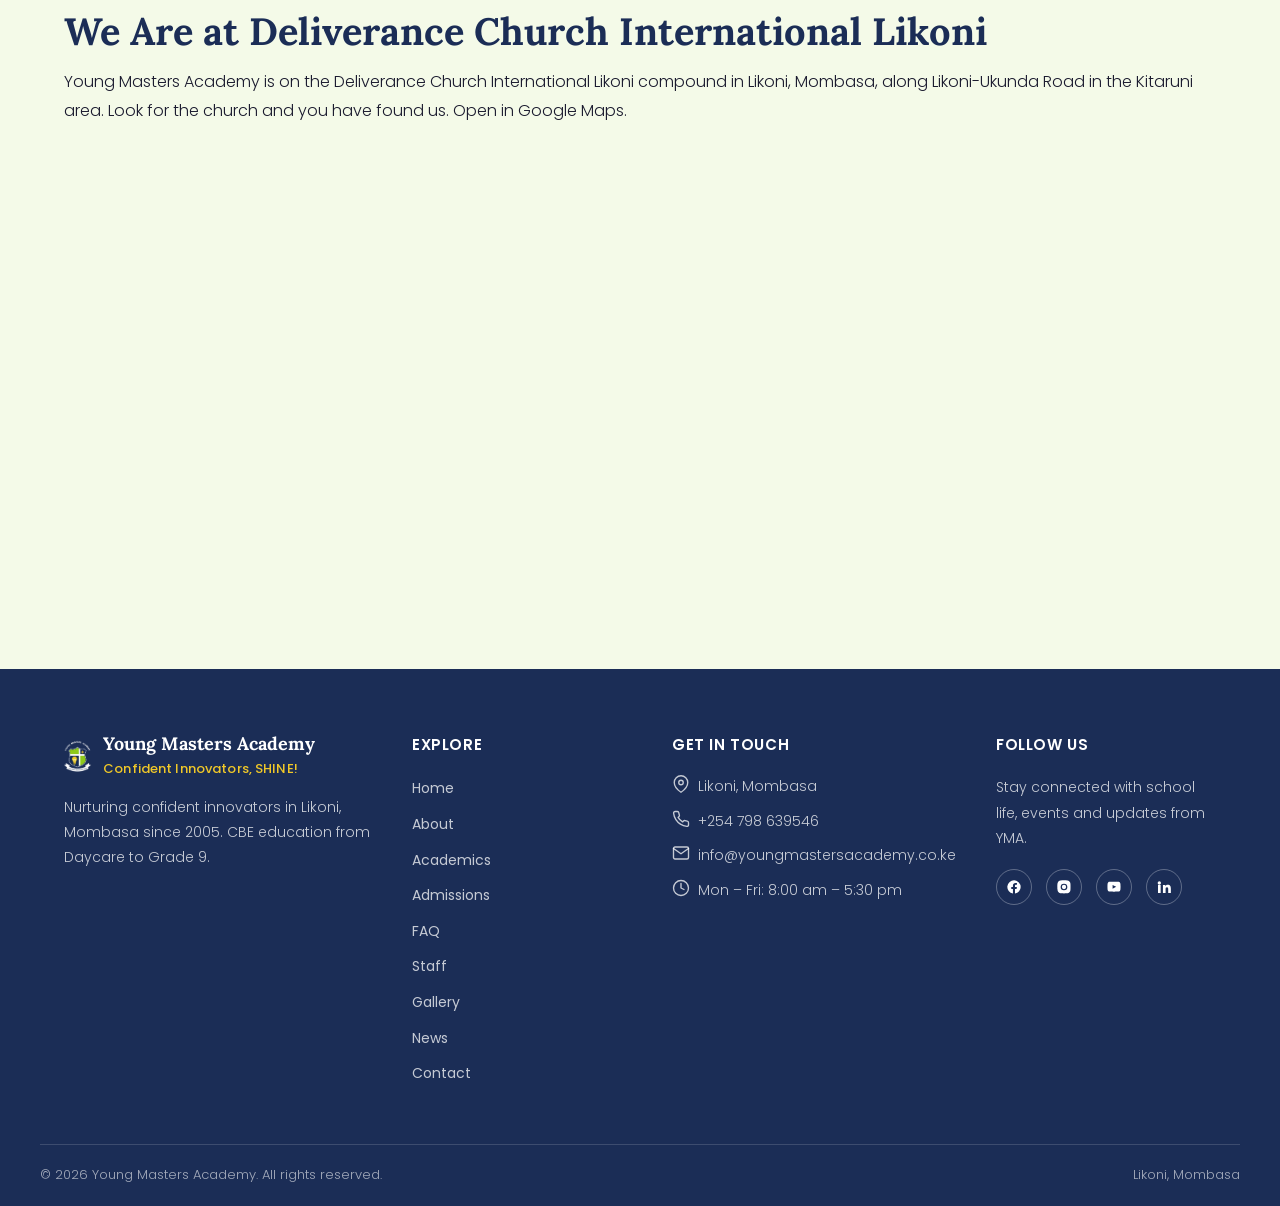
<file: contact.html>
<!DOCTYPE html>
<!--
  YOUNG MASTERS ACADEMY WEBSITE
  Phase 1 of 3 — Awareness & Information
  Built: 2025

  PHASE ROADMAP:
  Phase 1 (current): Static informational site — 8 pages, Formspree forms
  Phase 2 (next):    WhatsApp API, M-Pesa payments, CMS for content updates
  Phase 3 (future):  Parent/student portal, CBE progress tracking, admin dashboard

  School: Young Masters Academy, Likoni, Mombasa, Kenya
  Contact: info@youngmastersacademy.co.ke | +254 798 639546
-->
<!--
  SEO AUDIT — CONTACT
  ══════════════════════════════════════════════════════════════
  [✓] Title tag: 50–60 chars, contains primary keyword
  [✓] Meta description: 100–160 chars, unique to this page
  [✓] H1: exactly one, contains primary keyword
  [✓] H2s: logical hierarchy, contain secondary keywords
  [✓] All images: have alt text, width, height attributes (page has no content images — logo only)
  [✓] Hero image: N/A on this page (CSS background-image)
  [✓] Other images: N/A (no content images on this page)
  [✓] Internal links: at least 2 contextual links to other pages
  [✓] External links: rel="noopener noreferrer" target="_blank"
  [✓] OG tags: complete block present
  [✓] JSON-LD schema: LocalBusiness + School present
  [✓] JSON-LD schema: BreadcrumbList present
  [✓] Canonical tag: matches og:url exactly
  [✓] lang="en-KE" on <html> tag
  [✓] skip-link present as first element in <body>
  [✓] ARIA labels on nav, buttons, form fields
  [✓] Google Fonts: &display=swap present in link href
  [✓] Scripts: all non-critical scripts have defer attribute
  [✓] No inline styles or onclick handlers
  ══════════════════════════════════════════════════════════════
-->
<html lang="en-KE">
<head>
<meta charset="UTF-8">
<meta name="viewport" content="width=device-width, initial-scale=1.0">
<title>Contact and Directions | Young Masters Academy, Likoni</title>
<meta name="description" content="Find Young Masters Academy on Likoni-Ukunda Road, Kitaruni, Likoni. Call or WhatsApp +254 798 639546, or send us a message and we will reply.">
<meta name="keywords" content="Young Masters Academy contact, YMA phone number, school contact Likoni, Mombasa school enquiry, WhatsApp school Mombasa">
<meta name="author" content="Young Masters Academy">
<meta name="robots" content="index, follow">

<!-- Open Graph / Facebook / WhatsApp -->
<meta property="og:type" content="website">
<meta property="og:site_name" content="Young Masters Academy">
<meta property="og:url" content="https://www.youngmastersacademy.sc.ke/contact">
<meta property="og:title" content="Contact and Directions | Young Masters Academy, Likoni">
<meta property="og:description" content="Find Young Masters Academy on Likoni-Ukunda Road, Kitaruni, Likoni. Call or WhatsApp +254 798 639546, or send us a message and we will reply.">
<meta property="og:image" content="https://www.youngmastersacademy.sc.ke/assets/images/logo/logo-main.png">
<meta property="og:image:width" content="2170">
<meta property="og:image:height" content="2429">
<meta property="og:image:alt" content="Young Masters Academy — contact us in Likoni, Mombasa">
<meta property="og:locale" content="en_KE">

<!-- Twitter / X Card -->
<meta name="twitter:card" content="summary_large_image">
<meta name="twitter:site" content="@youngmastersacademy">
<meta name="twitter:title" content="Contact and Directions | Young Masters Academy, Likoni">
<meta name="twitter:description" content="Find Young Masters Academy on Likoni-Ukunda Road, Kitaruni, Likoni. Call or WhatsApp +254 798 639546, or send us a message and we will reply.">
<meta name="twitter:image" content="https://www.youngmastersacademy.sc.ke/assets/images/logo/logo-main.png">
<meta name="twitter:image:alt" content="Young Masters Academy — contact us in Likoni, Mombasa">

<!-- Canonical URL -->
<link rel="canonical" href="https://www.youngmastersacademy.sc.ke/contact">

<!-- Theme colour, geo, and language targeting -->
<meta name="theme-color" content="#182858">
<meta name="geo.region" content="KE-300">
<meta name="geo.placename" content="Likoni, Mombasa, Kenya">
<meta name="language" content="English">

<link rel="preconnect" href="https://fonts.googleapis.com">
<link rel="preconnect" href="https://fonts.gstatic.com" crossorigin>
<link href="https://fonts.googleapis.com/css2?family=Lora:wght@400;500;600;700&family=Poppins:wght@300;400;500;600&display=swap" rel="stylesheet">
<link rel="icon" type="image/x-icon" href="favicon.ico">
<link rel="icon" type="image/png" sizes="32x32" href="assets/images/logo/favicon-32.png">
<link rel="icon" type="image/png" sizes="16x16" href="assets/images/logo/favicon-16.png">
<link rel="icon" type="image/png" sizes="192x192" href="assets/images/logo/favicon-192.png">
<link rel="apple-touch-icon" sizes="180x180" href="apple-touch-icon.png">
<link rel="stylesheet" href="css/style.css">

<!-- School / LocalBusiness structured data -->
<script type="application/ld+json">
{
  "@context": "https://schema.org",
  "@type": ["School", "LocalBusiness"],
  "name": "Young Masters Academy",
  "alternateName": "YMA",
  "url": "https://www.youngmastersacademy.sc.ke",
  "logo": {
    "@type": "ImageObject",
    "url": "https://www.youngmastersacademy.sc.ke/assets/images/logo/logo-main.png",
    "width": 300,
    "height": 300
  },
  "image": "https://www.youngmastersacademy.sc.ke/assets/images/logo/logo-main.png",
  "description": "Young Masters Academy is a private CBE school in Likoni, Mombasa, Kenya, offering education from Daycare to Grade 9. Founded in 2005. Confident Innovators, SHINE!",
  "foundingDate": "2005",
  "priceRange": "KSh",
  "address": {
    "@type": "PostalAddress",
    "streetAddress": "Deliverance Church International Likoni compound, Likoni-Ukunda Road, Kitaruni",
    "addressLocality": "Mombasa",
    "addressRegion": "Coast",
    "addressCountry": "KE"
  },
  "geo": {
    "@type": "GeoCoordinates",
    "latitude": -4.0942,
    "longitude": 39.6495
  },
  "telephone": "+254798639546",
  "email": "info@youngmastersacademy.co.ke",
  "openingHoursSpecification": [
    {
      "@type": "OpeningHoursSpecification",
      "dayOfWeek": ["Monday", "Tuesday", "Wednesday", "Thursday", "Friday"],
      "opens": "08:00",
      "closes": "17:30"
    }
  ],
  "sameAs": [],
  "hasMap": "https://www.google.com/maps?q=-4.0942,39.6495",
  "curriculumType": "Competency Based Education (CBE)",
  "slogan": "Confident Innovators, SHINE!",
  "educationalLevel": ["Daycare", "ECD", "PP1", "PP2", "Grade 1", "Grade 2", "Grade 3", "Grade 4", "Grade 5", "Grade 6", "Grade 7", "Grade 8", "Grade 9"],
  "areaServed": {
    "@type": "GeoCircle",
    "geoMidpoint": {
      "@type": "GeoCoordinates",
      "latitude": -4.0942,
      "longitude": 39.6495
    },
    "geoRadius": "10000"
  }
}
</script>

<!-- Breadcrumb structured data -->
<script type="application/ld+json">
{
  "@context": "https://schema.org",
  "@type": "BreadcrumbList",
  "itemListElement": [
    {
      "@type": "ListItem",
      "position": 1,
      "name": "Home",
      "item": "https://www.youngmastersacademy.sc.ke/"
    },
    {
      "@type": "ListItem",
      "position": 2,
      "name": "Contact",
      "item": "https://www.youngmastersacademy.sc.ke/contact"
    }
  ]
}
</script>
</head>
<body>
<a href="#main-content" class="skip-link">Skip to main content</a>

<!-- ============ HEADER ============ -->
<header class="top-bar">
  <div class="container">
      <span>Mon – Fri: 8:00 am – 5:30 pm</span>
      <span class="top-bar-center"><a href="tel:+254798639546">+254 798 639546</a></span>
      <span><a href="mailto:info@youngmastersacademy.co.ke">info@youngmastersacademy.co.ke</a></span>
    </div>
</header>

<nav class="navbar" id="navbar" aria-label="Main navigation">
    <div class="container nav-inner">
      <a href="/" class="brand">
        <img src="assets/images/logo/logo-main.png" alt="Young Masters Academy logo — Confident Innovators, SHINE!" width="2170" height="2429">
        <span class="brand-text">
          <span class="brand-name">Young Masters Academy</span>
          <span class="tagline-italic">Confident Innovators, SHINE!</span>
        </span>
      </a>

      <div class="nav-links">
        <a href="/">Home</a>
        <a href="about">About</a>
        <a href="academics">Academics</a>
        <a href="admissions">Admissions</a>
        <a href="faq">FAQ</a>
        <a href="staff">Staff</a>
        <a href="gallery">Gallery</a>
        <a href="news">News</a>
        <a href="contact" class="active">Contact</a>
        <a href="https://portal.youngmastersacademy.sc.ke/guest/request" class="nav-cta" target="_blank" rel="noopener noreferrer">Apply Now</a>
      </div>

      <button class="hamburger" aria-label="Toggle menu" aria-expanded="false">
        <span></span><span></span><span></span>
      </button>
    </div>

    <div class="mobile-menu">
      <a href="/">Home</a>
      <a href="about">About</a>
      <a href="academics">Academics</a>
      <a href="admissions">Admissions</a>
      <a href="faq">FAQ</a>
      <a href="staff">Staff</a>
      <a href="gallery">Gallery</a>
      <a href="news">News</a>
      <a href="contact" class="active">Contact</a>
      <a href="https://portal.youngmastersacademy.sc.ke/guest/request" class="nav-cta" target="_blank" rel="noopener noreferrer">Apply Now</a>
    </div>
</nav>

<main id="main-content">

<!-- ============ SECTION 1: PAGE HERO ============ -->
<section class="hero hero-inner img-fallback-outdoor" style="background-image: url('assets/images/hero/hero-contact.jpg'); background-image: image-set(url('assets/images/hero/hero-contact.webp') type('image/webp'), url('assets/images/hero/hero-contact.jpg') type('image/jpeg'));">
  <div class="container">
    <div class="breadcrumb"><a href="/">Home</a><span>/</span>Contact</div>
    <h1>Karibu! Talk to Us or Come Find Us in Likoni</h1>
  </div>
</section>

<!-- ============ SECTION 2: CONTACT DETAILS + FORM ============ -->
<section class="section bg-white">
  <div class="container two-col" style="align-items: start;">

    <!-- LEFT COLUMN -->
    <div class="reveal">
      <span class="section-label">Get In Touch</span>
      <h2>We Are Here for You</h2>

      <ul class="contact-details-list">
        <li><svg class="icon" viewBox="0 0 24 24" fill="none" stroke="currentColor" stroke-width="1.8" stroke-linecap="round" stroke-linejoin="round" aria-hidden="true"><path d="M21 10c0 7-9 13-9 13s-9-6-9-13a9 9 0 0 1 18 0z"/><circle cx="12" cy="10" r="3"/></svg> <span>Likoni, Mombasa</span></li>
        <li><svg class="icon" viewBox="0 0 24 24" fill="none" stroke="currentColor" stroke-width="1.8" stroke-linecap="round" stroke-linejoin="round" aria-hidden="true"><path d="M22 16.92v3a2 2 0 0 1-2.18 2 19.79 19.79 0 0 1-8.63-3.07 19.5 19.5 0 0 1-6-6 19.79 19.79 0 0 1-3.07-8.67A2 2 0 0 1 4.11 2h3a2 2 0 0 1 2 1.72c.13.96.36 1.9.7 2.81a2 2 0 0 1-.45 2.11L8.09 9.91a16 16 0 0 0 6 6l1.27-1.27a2 2 0 0 1 2.11-.45c.91.34 1.85.57 2.81.7A2 2 0 0 1 22 16.92z"/></svg> <a href="tel:+254798639546">+254 798 639546</a></li>
        <li><svg class="icon" viewBox="0 0 24 24" fill="none" stroke="currentColor" stroke-width="1.8" stroke-linecap="round" stroke-linejoin="round" aria-hidden="true"><path d="M4 4h16a2 2 0 0 1 2 2v12a2 2 0 0 1-2 2H4a2 2 0 0 1-2-2V6a2 2 0 0 1 2-2z"/><polyline points="22,6 12,13 2,6"/></svg> <a href="mailto:info@youngmastersacademy.co.ke">info@youngmastersacademy.co.ke</a></li>
        <li><svg class="icon" viewBox="0 0 24 24" fill="none" stroke="currentColor" stroke-width="1.8" stroke-linecap="round" stroke-linejoin="round" aria-hidden="true"><circle cx="12" cy="12" r="10"/><polyline points="12,6 12,12 16,14"/></svg> <span>Monday – Friday: 8:00 am – 5:30 pm</span></li>
      </ul>

      <a href="https://wa.me/254798639546" class="contact-whatsapp" target="_blank" rel="noopener noreferrer"><svg class="icon" viewBox="0 0 24 24" fill="none" stroke="currentColor" stroke-width="1.8" stroke-linecap="round" stroke-linejoin="round" aria-hidden="true"><path d="M21 11.5a8.38 8.38 0 0 1-4.7 7.6 8.5 8.5 0 0 1-3.8.9 8.38 8.38 0 0 1-3.8-.9L3 21l1.9-5.7a8.38 8.38 0 0 1-.9-3.8 8.5 8.5 0 0 1 7.6-4.7h.5a8.48 8.48 0 0 1 8 8v.5z"/></svg> Message us on WhatsApp</a>

      <div class="tours-box">
        <h4>Where to Find Us</h4>
        <p>We share a compound with Deliverance Church International Likoni. Please call or WhatsApp us if you need help finding the way. Curious about how we teach? Read about <a href="academics#cbe">our approach to CBE</a> or meet <a href="staff">our teachers</a>.</p>
      </div>
    </div>

    <!-- RIGHT COLUMN -->
    <div class="reveal">
      <span class="section-label">Send Us a Message</span>
      <h3>We will respond within one working day</h3>

      <!-- UPDATE: Replace YOUR_FORM_ID with actual Formspree endpoint before going live -->
      <form action="https://formspree.io/f/YOUR_FORM_ID" method="POST" data-ajax-form style="margin-top: 24px;">
        <div class="form-group">
          <label for="full-name">Full Name *</label>
          <input type="text" id="full-name" name="full_name" required>
        </div>
        <div class="form-group">
          <label for="phone">Phone Number *</label>
          <input type="tel" id="phone" name="phone" required>
          <span class="field-note">We use this for WhatsApp updates</span>
        </div>
        <div class="form-group">
          <label for="email">Email Address</label>
          <input type="email" id="email" name="email">
        </div>
        <div class="form-group">
          <label for="child-name">Child's Name *</label>
          <input type="text" id="child-name" name="child_name" required>
        </div>
        <div class="form-group">
          <label for="child-age">Child's Age or Current Grade *</label>
          <input type="text" id="child-age" name="child_age" required>
        </div>
        <div class="form-group">
          <label for="message">Message or Question</label>
          <textarea id="message" name="message" rows="4"></textarea>
        </div>
        <button type="submit" class="form-submit">Send Message →</button>
      </form>
      <div class="form-success">Asante! Thank you — we have received your message and will be in touch within one working day.</div>
    </div>

  </div>
</section>
<!-- PHASE 2: Connect form to CRM or internal tracking sheet -->
<!-- PHASE 2: Add WhatsApp Business API opt-in checkbox to form -->

<!-- ============ SECTION 3: MAP ============ -->
<section id="find-us" class="section bg-off-white">
  <div class="container">
    <div class="section-intro reveal">
      <span class="section-label">Find Us</span>
      <h2>We Are at Deliverance Church International Likoni</h2>
      <p class="body-text" style="margin-top: 14px;">Young Masters Academy is on the Deliverance Church International Likoni compound in Likoni, Mombasa, along Likoni-Ukunda Road in the Kitaruni area. Look for the church and you have found us. <a href="https://www.google.com/maps?q=-4.0942,39.6495" target="_blank" rel="noopener noreferrer">Open in Google Maps</a>.</p>
    </div>
    <!-- UPDATE: Check that the pin sits exactly on the church compound; adjust the coordinates in src if needed -->
    <iframe class="map-frame reveal" src="https://www.google.com/maps?q=-4.0942,39.6495&z=18&output=embed" loading="lazy" referrerpolicy="no-referrer-when-downgrade" title="Map showing Young Masters Academy at Deliverance Church International Likoni, Mombasa"></iframe>
  </div>
</section>

</main>

<!-- ============ FOOTER ============ -->
<footer class="footer">
  <div class="container footer-grid">
    <div class="footer-about">
      <a href="/" class="footer-brand">
        <img src="assets/images/logo/logo-white.png" alt="Young Masters Academy logo — Confident Innovators, SHINE!" width="2328" height="3508">
        <span class="footer-brand-text">
          <h2>Young Masters Academy</h2>
          <span class="tagline-italic">Confident Innovators, SHINE!</span>
        </span>
      </a>
      <p class="footer-blurb">Nurturing confident innovators in Likoni, Mombasa since 2005. CBE education from Daycare to Grade 9.</p>
    </div>

    <nav class="footer-links-col" aria-label="Footer navigation">
      <h4>Explore</h4>
      <ul class="footer-links">
        <li><a href="/">Home</a></li>
        <li><a href="about">About</a></li>
        <li><a href="academics">Academics</a></li>
        <li><a href="admissions">Admissions</a></li>
        <li><a href="faq">FAQ</a></li>
        <li><a href="staff">Staff</a></li>
        <li><a href="gallery">Gallery</a></li>
        <li><a href="news">News</a></li>
        <li><a href="contact">Contact</a></li>
      </ul>
    </nav>

    <div class="footer-contact-col">
      <h4>Get In Touch</h4>
      <ul class="footer-contact">
        <li><svg class="icon" viewBox="0 0 24 24" fill="none" stroke="currentColor" stroke-width="1.8" stroke-linecap="round" stroke-linejoin="round" aria-hidden="true"><path d="M21 10c0 7-9 13-9 13s-9-6-9-13a9 9 0 0 1 18 0z"/><circle cx="12" cy="10" r="3"/></svg> <span>Likoni, Mombasa</span></li>
        <li><svg class="icon" viewBox="0 0 24 24" fill="none" stroke="currentColor" stroke-width="1.8" stroke-linecap="round" stroke-linejoin="round" aria-hidden="true"><path d="M22 16.92v3a2 2 0 0 1-2.18 2 19.79 19.79 0 0 1-8.63-3.07 19.5 19.5 0 0 1-6-6 19.79 19.79 0 0 1-3.07-8.67A2 2 0 0 1 4.11 2h3a2 2 0 0 1 2 1.72c.13.96.36 1.9.7 2.81a2 2 0 0 1-.45 2.11L8.09 9.91a16 16 0 0 0 6 6l1.27-1.27a2 2 0 0 1 2.11-.45c.91.34 1.85.57 2.81.7A2 2 0 0 1 22 16.92z"/></svg> <a href="tel:+254798639546">+254 798 639546</a></li>
        <li><svg class="icon" viewBox="0 0 24 24" fill="none" stroke="currentColor" stroke-width="1.8" stroke-linecap="round" stroke-linejoin="round" aria-hidden="true"><path d="M4 4h16a2 2 0 0 1 2 2v12a2 2 0 0 1-2 2H4a2 2 0 0 1-2-2V6a2 2 0 0 1 2-2z"/><polyline points="22,6 12,13 2,6"/></svg> <a href="mailto:info@youngmastersacademy.co.ke">info@youngmastersacademy.co.ke</a></li>
        <li><svg class="icon" viewBox="0 0 24 24" fill="none" stroke="currentColor" stroke-width="1.8" stroke-linecap="round" stroke-linejoin="round" aria-hidden="true"><circle cx="12" cy="12" r="10"/><polyline points="12,6 12,12 16,14"/></svg> <span>Mon – Fri: 8:00 am – 5:30 pm</span></li>
      </ul>
    </div>

    <div class="footer-connect">
      <h4>Follow Us</h4>
      <p>Stay connected with school life, events and updates from YMA.</p>
      <div class="social-row">
        <a href="https://www.facebook.com" aria-label="Young Masters Academy on Facebook" target="_blank" rel="noopener noreferrer">
          <svg viewBox="0 0 24 24"><path d="M22 12a10 10 0 1 0-11.6 9.9v-7H7.9V12h2.5V9.8c0-2.5 1.5-3.9 3.8-3.9 1.1 0 2.2.2 2.2.2v2.5h-1.3c-1.2 0-1.6.8-1.6 1.6V12h2.8l-.4 2.9h-2.4v7A10 10 0 0 0 22 12Z"/></svg>
        </a>
        <!-- UPDATE: Replace with actual YMA Facebook URL before going live -->
        <a href="https://www.instagram.com" aria-label="Young Masters Academy on Instagram" target="_blank" rel="noopener noreferrer">
          <svg viewBox="0 0 24 24"><path d="M12 2c2.7 0 3.1 0 4.1.1 1.1 0 1.8.2 2.4.5.6.2 1.1.6 1.6 1.1.5.5.8.9 1.1 1.6.3.6.5 1.3.5 2.4.1 1 .1 1.4.1 4.1s0 3.1-.1 4.1c0 1.1-.2 1.8-.5 2.4-.3.6-.6 1.1-1.1 1.6-.5.5-1 .8-1.6 1.1-.6.3-1.3.5-2.4.5-1 .1-1.4.1-4.1.1s-3.1 0-4.1-.1c-1.1 0-1.8-.2-2.4-.5-.6-.3-1.1-.6-1.6-1.1-.5-.5-.8-1-1.1-1.6-.3-.6-.5-1.3-.5-2.4C2 15.1 2 14.7 2 12s0-3.1.1-4.1c0-1.1.2-1.8.5-2.4.3-.7.6-1.1 1.1-1.6.5-.5.9-.8 1.6-1.1.6-.3 1.3-.5 2.4-.5C8.9 2 9.3 2 12 2Zm0 5a5 5 0 1 0 0 10 5 5 0 0 0 0-10Zm0 8.2a3.2 3.2 0 1 1 0-6.4 3.2 3.2 0 0 1 0 6.4Zm5.2-8.4a1.2 1.2 0 1 1-2.4 0 1.2 1.2 0 0 1 2.4 0Z"/></svg>
        </a>
        <!-- UPDATE: Replace with actual YMA Instagram URL before going live -->
        <a href="https://www.youtube.com" aria-label="Young Masters Academy on YouTube" target="_blank" rel="noopener noreferrer">
          <svg viewBox="0 0 24 24"><path d="M21.6 7.2s-.2-1.5-.8-2.1c-.8-.8-1.7-.8-2.1-.9C15.9 4 12 4 12 4h0s-3.9 0-6.7.2c-.4 0-1.3.1-2.1.9-.6.6-.8 2.1-.8 2.1S2.2 9 2.2 10.7v1.6c0 1.7.2 3.5.2 3.5s.2 1.5.8 2.1c.8.8 1.8.8 2.3.9C7.3 19 12 19 12 19s3.9 0 6.7-.2c.4 0 1.3-.1 2.1-.9.6-.6.8-2.1.8-2.1s.2-1.7.2-3.5v-1.6c0-1.7-.2-3.5-.2-3.5ZM9.9 14.6V8.9l5.4 2.8-5.4 2.9Z"/></svg>
        </a>
        <!-- UPDATE: Replace with actual YMA YouTube URL before going live -->
        <a href="https://www.linkedin.com" aria-label="Young Masters Academy on LinkedIn" target="_blank" rel="noopener noreferrer">
          <svg viewBox="0 0 24 24"><path d="M4.98 3.5a2.5 2.5 0 1 1 0 5 2.5 2.5 0 0 1 0-5ZM3 9h4v12H3V9Zm7 0h3.8v1.6h.1c.5-.9 1.8-1.9 3.7-1.9 4 0 4.7 2.6 4.7 6v6.3h-4v-5.6c0-1.3 0-3-1.8-3s-2.1 1.4-2.1 2.9V21h-4V9Z"/></svg>
        </a>
        <!-- UPDATE: Replace with actual YMA LinkedIn URL before going live -->
      </div>
    </div>
  </div>

  <div class="container footer-bottom">
    <span>© 2026 Young Masters Academy. All rights reserved.</span>
    <span>Likoni, Mombasa</span>
  </div>
</footer>
<!-- PHASE 2: Replace social links with actual verified YMA social accounts -->

<!--
  ══════════════════════════════════════════════════════════════
  ACTION REQUIRED BEFORE LAUNCH — GOOGLE BUSINESS PROFILE
  ══════════════════════════════════════════════════════════════

  Google Business Profile is the single most important local SEO
  action for Young Masters Academy. It controls what appears when
  a parent searches "YMA Likoni", "school near Likoni Ferry", or
  "CBE school Mombasa" on Google Maps and Google Search.

  STEP 1: Go to business.google.com and sign in with the school's
          Google account (create one at gmail.com if needed).

  STEP 2: Search for "Young Masters Academy Likoni" — if a listing
          already exists, click "Claim this business". If not,
          click "Add your business to Google."

  STEP 3: Fill in ALL fields completely:
    Business name:    Young Masters Academy
    Category:         Primary School (add Secondary School as secondary)
    Address:          Likoni, Mombasa, Kenya (pin exact location on map)
    Phone:            +254 798 639546
    Website:          https://www.youngmastersacademy.sc.ke
    Hours:            Mon–Fri 8:00am–5:30pm
    Description:      "Young Masters Academy is a CBE school in Likoni,
                      Mombasa, offering education from Daycare to Grade 9.
                      Founded in 2005, we nurture confident innovators and
                      compassionate leaders through Kenya's Competency Based
                      Curriculum. Small classes, caring teachers, and a
                      community that believes in every child. Confident Innovators, SHINE!"
    Photos:           Upload at minimum: exterior of school, classrooms,
                      students at work, school logo (use logo-main.png).

  STEP 4: Verify the listing. Google will send a postcard with a PIN
          to the school's physical address, or may offer phone/email
          verification. Complete verification within 30 days or the
          listing will not go live.

  STEP 5: Once live, share the Google Maps link and embed it on
          contact.html to replace the placeholder map iframe.

  ══════════════════════════════════════════════════════════════
-->

<script src="js/main.js" defer></script>
</body>
</html>
</file>
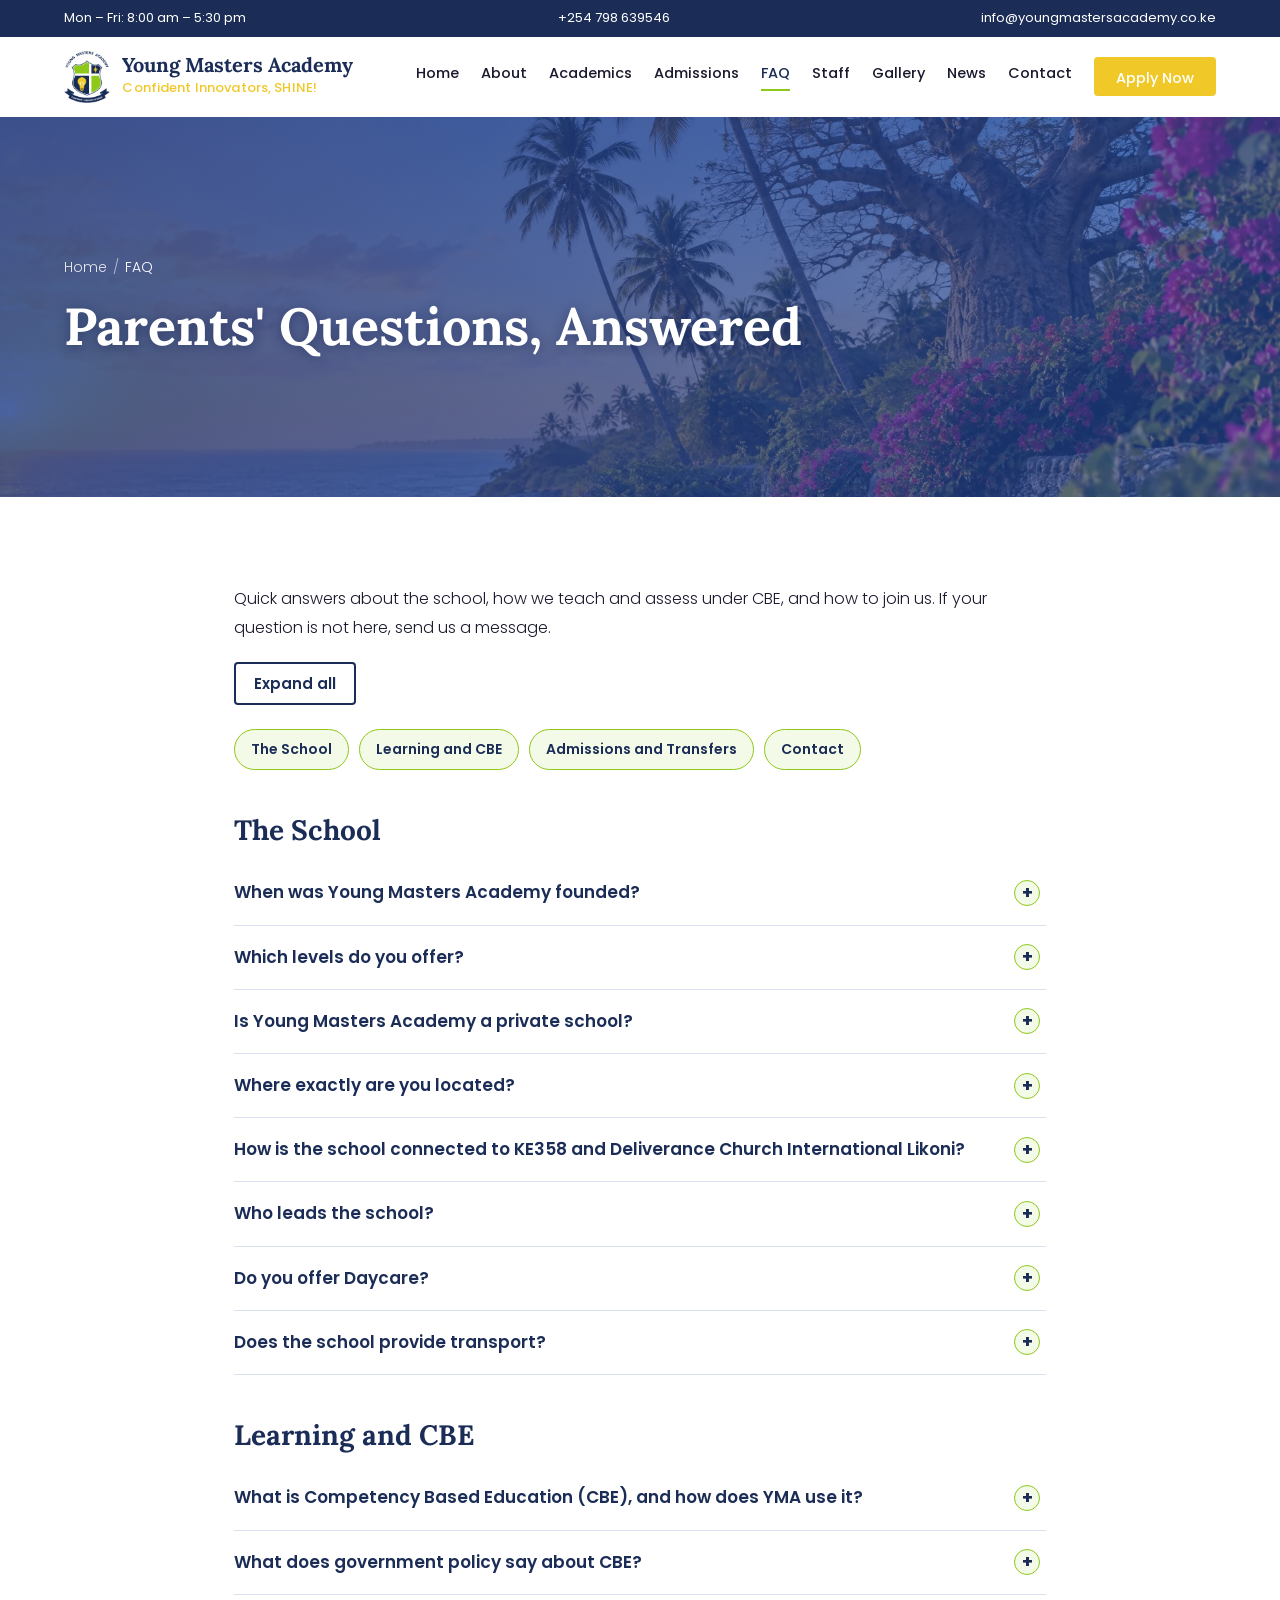
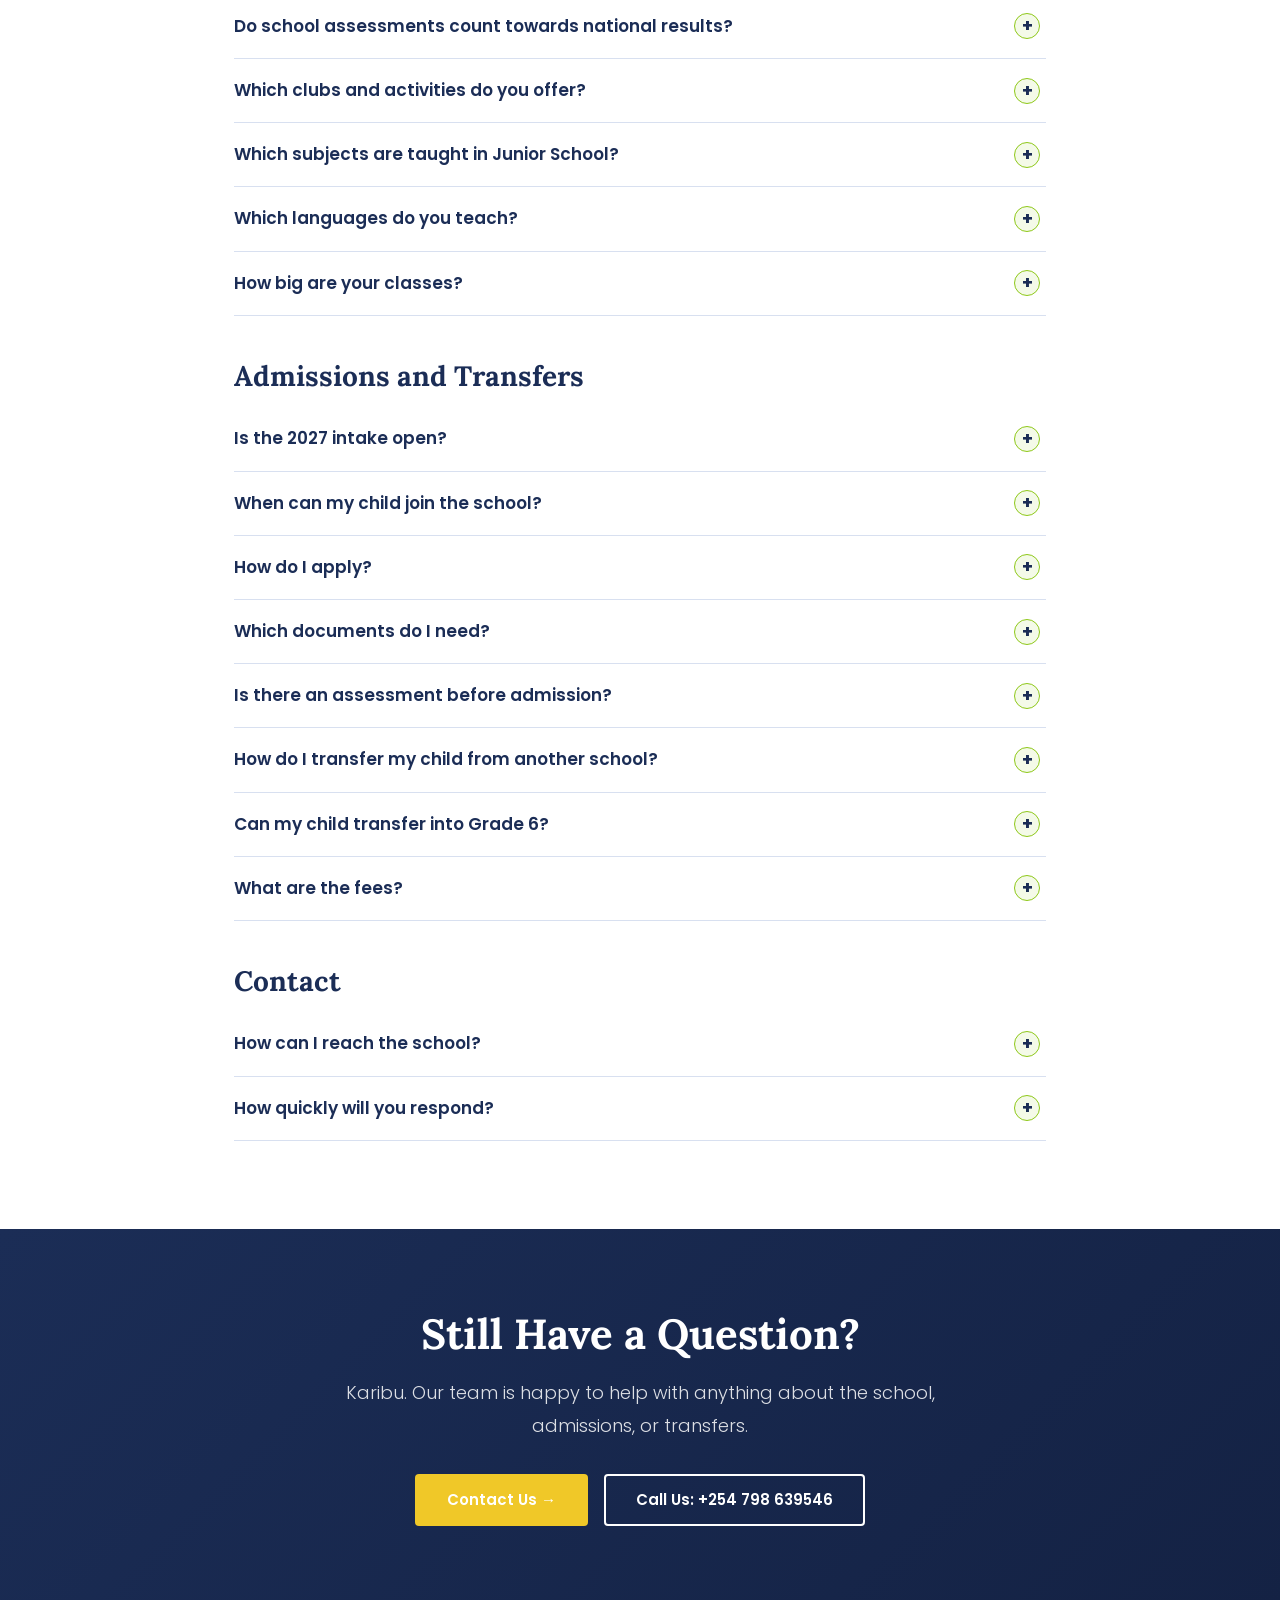
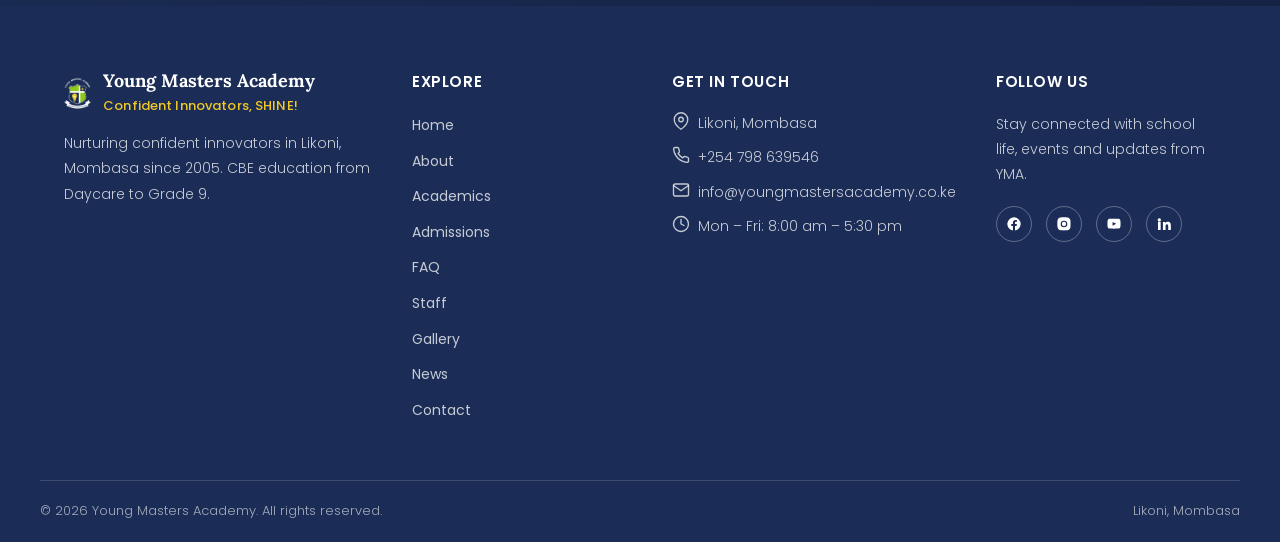
<file: faq.html>
<!DOCTYPE html>
<!--
  YOUNG MASTERS ACADEMY WEBSITE
  Phase 1 of 3 — Awareness & Information
  Built: 2025

  PHASE ROADMAP:
  Phase 1 (current): Static informational site — 8 pages, Formspree forms
  Phase 2 (next):    WhatsApp API, M-Pesa payments, CMS for content updates
  Phase 3 (future):  Parent/student portal, CBE progress tracking, admin dashboard

  School: Young Masters Academy, Likoni, Mombasa, Kenya
  Contact: info@youngmastersacademy.co.ke | +254 798 639546
-->
<!--
  SEO AUDIT — FAQ
  ══════════════════════════════════════════════════════════════
  [✓] Title tag: 50–60 chars, contains primary keyword
  [✓] Meta description: 100–160 chars, unique to this page
  [✓] H1: exactly one, contains primary keyword
  [✓] H2s: logical hierarchy, contain secondary keywords
  [✓] All images: have alt text, width, height attributes (page has no content images — logo only)
  [✓] Hero image: N/A on this page (CSS background-image)
  [✓] Other images: N/A (no content images on this page)
  [✓] Internal links: at least 2 contextual links to other pages
  [✓] External links: rel="noopener noreferrer" target="_blank"
  [✓] OG tags: complete block present
  [✓] JSON-LD schema: LocalBusiness + School present
  [✓] JSON-LD schema: BreadcrumbList present
  [✓] Canonical tag: matches og:url exactly
  [✓] lang="en-KE" on <html> tag
  [✓] skip-link present as first element in <body>
  [✓] ARIA labels on nav, buttons, form fields
  [✓] Google Fonts: &display=swap present in link href
  [✓] Scripts: all non-critical scripts have defer attribute
  [✓] No inline styles or onclick handlers
  ══════════════════════════════════════════════════════════════
-->
<html lang="en-KE">
<head>
<meta charset="UTF-8">
<meta name="viewport" content="width=device-width, initial-scale=1.0">
<title>Parents' FAQ: CBE, Admissions and Transfers | YMA Likoni</title>
<meta name="description" content="Answers for parents in Likoni and Mombasa about CBE, admissions, transfers, clubs, our location and how to reach Young Masters Academy.">
<meta name="keywords" content="Young Masters Academy FAQ, CBE school Mombasa, school transfer Kenya, Likoni school admissions">
<meta name="author" content="Young Masters Academy">
<meta name="robots" content="index, follow">

<!-- Open Graph / Facebook / WhatsApp -->
<meta property="og:type" content="website">
<meta property="og:site_name" content="Young Masters Academy">
<meta property="og:url" content="https://www.youngmastersacademy.sc.ke/faq">
<meta property="og:title" content="Parents' FAQ: CBE, Admissions and Transfers | YMA Likoni">
<meta property="og:description" content="Answers for parents in Likoni and Mombasa about CBE, admissions, transfers, clubs, our location and how to reach Young Masters Academy.">
<meta property="og:image" content="https://www.youngmastersacademy.sc.ke/assets/images/logo/logo-main.png">
<meta property="og:image:width" content="2170">
<meta property="og:image:height" content="2429">
<meta property="og:image:alt" content="Young Masters Academy admissions — 2027 intake now open, Likoni, Mombasa">
<meta property="og:locale" content="en_KE">

<!-- Twitter / X Card -->
<meta name="twitter:card" content="summary_large_image">
<meta name="twitter:site" content="@youngmastersacademy">
<meta name="twitter:title" content="Parents' FAQ: CBE, Admissions and Transfers | YMA Likoni">
<meta name="twitter:description" content="Answers for parents in Likoni and Mombasa about CBE, admissions, transfers, clubs, our location and how to reach Young Masters Academy.">
<meta name="twitter:image" content="https://www.youngmastersacademy.sc.ke/assets/images/logo/logo-main.png">
<meta name="twitter:image:alt" content="Young Masters Academy admissions — 2027 intake now open, Likoni, Mombasa">

<!-- Canonical URL -->
<link rel="canonical" href="https://www.youngmastersacademy.sc.ke/faq">

<!-- Theme colour, geo, and language targeting -->
<meta name="theme-color" content="#182858">
<meta name="geo.region" content="KE-300">
<meta name="geo.placename" content="Likoni, Mombasa, Kenya">
<meta name="language" content="English">

<link rel="preconnect" href="https://fonts.googleapis.com">
<link rel="preconnect" href="https://fonts.gstatic.com" crossorigin>
<link href="https://fonts.googleapis.com/css2?family=Lora:wght@400;500;600;700&family=Poppins:wght@300;400;500;600&display=swap" rel="stylesheet">
<link rel="icon" type="image/x-icon" href="favicon.ico">
<link rel="icon" type="image/png" sizes="32x32" href="assets/images/logo/favicon-32.png">
<link rel="icon" type="image/png" sizes="16x16" href="assets/images/logo/favicon-16.png">
<link rel="icon" type="image/png" sizes="192x192" href="assets/images/logo/favicon-192.png">
<link rel="apple-touch-icon" sizes="180x180" href="apple-touch-icon.png">
<link rel="stylesheet" href="css/style.css">

<!-- School / LocalBusiness structured data -->
<script type="application/ld+json">
{
  "@context": "https://schema.org",
  "@type": ["School", "LocalBusiness"],
  "name": "Young Masters Academy",
  "alternateName": "YMA",
  "url": "https://www.youngmastersacademy.sc.ke",
  "logo": {
    "@type": "ImageObject",
    "url": "https://www.youngmastersacademy.sc.ke/assets/images/logo/logo-main.png",
    "width": 300,
    "height": 300
  },
  "image": "https://www.youngmastersacademy.sc.ke/assets/images/logo/logo-main.png",
  "description": "Young Masters Academy is a private CBE school in Likoni, Mombasa, Kenya, offering education from Daycare to Grade 9. Founded in 2005. Confident Innovators, SHINE!",
  "foundingDate": "2005",
  "priceRange": "KSh",
  "address": {
    "@type": "PostalAddress",
    "streetAddress": "Deliverance Church International Likoni compound, Likoni-Ukunda Road, Kitaruni",
    "addressLocality": "Mombasa",
    "addressRegion": "Coast",
    "addressCountry": "KE"
  },
  "geo": {
    "@type": "GeoCoordinates",
    "latitude": -4.0942,
    "longitude": 39.6495
  },
  "telephone": "+254798639546",
  "email": "info@youngmastersacademy.co.ke",
  "openingHoursSpecification": [
    {
      "@type": "OpeningHoursSpecification",
      "dayOfWeek": ["Monday", "Tuesday", "Wednesday", "Thursday", "Friday"],
      "opens": "08:00",
      "closes": "17:30"
    }
  ],
  "sameAs": [],
  "hasMap": "https://www.google.com/maps?q=-4.0942,39.6495",
  "curriculumType": "Competency Based Education (CBE)",
  "slogan": "Confident Innovators, SHINE!",
  "educationalLevel": ["Daycare", "ECD", "PP1", "PP2", "Grade 1", "Grade 2", "Grade 3", "Grade 4", "Grade 5", "Grade 6", "Grade 7", "Grade 8", "Grade 9"],
  "areaServed": {
    "@type": "GeoCircle",
    "geoMidpoint": {
      "@type": "GeoCoordinates",
      "latitude": -4.0942,
      "longitude": 39.6495
    },
    "geoRadius": "10000"
  }
}
</script>

<!-- Breadcrumb structured data -->
<script type="application/ld+json">
{
  "@context": "https://schema.org",
  "@type": "FAQPage",
  "mainEntity": [
    {
      "@type": "Question",
      "name": "When was Young Masters Academy founded?",
      "acceptedAnswer": {
        "@type": "Answer",
        "text": "Young Masters Academy was founded in 2005 in Likoni, Mombasa, so in 2026 the school is 21 years old. We have taught through the move from 8-4-4 to the Competency Based Curriculum and now to Competency Based Education (CBE)."
      }
    },
    {
      "@type": "Question",
      "name": "Which levels do you offer?",
      "acceptedAnswer": {
        "@type": "Answer",
        "text": "We offer Daycare and ECD, Pre-Primary (PP1 and PP2), Lower Primary (Grades 1 to 3), Upper Primary (Grades 4 to 6), and Junior School (Grades 7 to 9). You can read about each level on the Academics page."
      }
    },
    {
      "@type": "Question",
      "name": "Is Young Masters Academy a private school?",
      "acceptedAnswer": {
        "@type": "Answer",
        "text": "Yes. We are a private school, and we serve a wide community, including children who are supported through the KE358 Child Development Centre (CDC)."
      }
    },
    {
      "@type": "Question",
      "name": "Where exactly are you located?",
      "acceptedAnswer": {
        "@type": "Answer",
        "text": "We are on the compound of Deliverance Church International Likoni, in the Kitaruni area along Likoni-Ukunda Road, Likoni, Mombasa. The map on our contact page is zoomed in on the church so you can find us easily."
      }
    },
    {
      "@type": "Question",
      "name": "How is the school connected to KE358 and Deliverance Church International Likoni?",
      "acceptedAnswer": {
        "@type": "Answer",
        "text": "The school, Deliverance Church International Likoni, and the KE358 Child Development Centre (CDC) share one compound and work side by side as one community. A sizeable share of our learners are supported through KE358, and this partnership is how we serve the children among us who need it most."
      }
    },
    {
      "@type": "Question",
      "name": "Who leads the school?",
      "acceptedAnswer": {
        "@type": "Answer",
        "text": "The school is led by Rev. Mary Wambogo, a pastor, businesswoman, and the founder of the school; Anne Matthews, a Christian social worker; Moses Kioko (Musa Asubuhi), a serial entrepreneur; and James Kimani, a banker who is passionate about education. Meet the leadership team."
      }
    },
    {
      "@type": "Question",
      "name": "Do you offer Daycare?",
      "acceptedAnswer": {
        "@type": "Answer",
        "text": "Yes. Our Daycare and ECD programme gives our youngest children a safe, structured, and stimulating start."
      }
    },
    {
      "@type": "Question",
      "name": "Does the school provide transport?",
      "acceptedAnswer": {
        "@type": "Answer",
        "text": "No. Young Masters Academy does not currently provide school transport, so families arrange how their children travel to and from school."
      }
    },
    {
      "@type": "Question",
      "name": "What is Competency Based Education (CBE), and how does YMA use it?",
      "acceptedAnswer": {
        "@type": "Answer",
        "text": "CBE asks 'What can my child do?' rather than only 'What does my child know?' Learners are assessed over time through tasks, projects, observation, and tests, and their progress is recorded against competencies. We teach and assess in line with national policy. Read more on our Academics page."
      }
    },
    {
      "@type": "Question",
      "name": "What does government policy say about CBE?",
      "acceptedAnswer": {
        "@type": "Answer",
        "text": "Sessional Paper No. 1 of 2019 commits government to \"mainstream competency based education and training\" and to \"reform the assessment and examinations framework\" (read the paper). KICD's Basic Education Curriculum Framework names seven core competencies and calls formative, criterion-referenced assessment \"the bedrock of a competency-based curriculum\" (read the framework)."
      }
    },
    {
      "@type": "Question",
      "name": "Do school assessments count towards national results?",
      "acceptedAnswer": {
        "@type": "Answer",
        "text": "Yes. As reported in 2026, school-based assessment makes up about 60% of KPSEA (Grades 4 to 6) and 20% of KJSEA (Grades 7 and 8). Schools upload these scores to KNEC's CBA portal (read the report). That is why steady, honest records of each learner's work through the year matter."
      }
    },
    {
      "@type": "Question",
      "name": "Which clubs and activities do you offer?",
      "acceptedAnswer": {
        "@type": "Answer",
        "text": "Sports and athletics, arts, a chess club, a baking and entrepreneurship club, debate, and spelling bee. Each is linked to the core competencies in national policy on the Academics page."
      }
    },
    {
      "@type": "Question",
      "name": "Which subjects are taught in Junior School?",
      "acceptedAnswer": {
        "@type": "Answer",
        "text": "Subject specialist teachers deliver the Junior School programme (Grades 7 to 9), including Pre-Technical Studies, Business Studies, and Agriculture alongside core subjects."
      }
    },
    {
      "@type": "Question",
      "name": "Which languages do you teach?",
      "acceptedAnswer": {
        "@type": "Answer",
        "text": "English and Kiswahili form part of our programme from Pre-Primary, where learners are introduced to early literacy in both."
      }
    },
    {
      "@type": "Question",
      "name": "How big are your classes?",
      "acceptedAnswer": {
        "@type": "Answer",
        "text": "Our classes are intentionally small, so that teachers can know each learner by name, by strength, and by what they are still working on."
      }
    },
    {
      "@type": "Question",
      "name": "Is the 2027 intake open?",
      "acceptedAnswer": {
        "@type": "Answer",
        "text": "Yes. Applications for the January 2027 intake are open for all levels from Daycare to Grade 9. See how to apply."
      }
    },
    {
      "@type": "Question",
      "name": "When can my child join the school?",
      "acceptedAnswer": {
        "@type": "Answer",
        "text": "Our main intake runs in January, at the start of the academic year. A child can also transfer to us at any time, as long as the parent follows the government's transfer protocols."
      }
    },
    {
      "@type": "Question",
      "name": "How do I apply?",
      "acceptedAnswer": {
        "@type": "Answer",
        "text": "Complete the online application through our admissions portal, or contact the school office by phone, WhatsApp, or the contact form. We acknowledge applications within two working days."
      }
    },
    {
      "@type": "Question",
      "name": "Which documents do I need?",
      "acceptedAnswer": {
        "@type": "Answer",
        "text": "A certified copy of the birth certificate, two recent passport-size photographs, the completed enrolment form, previous school reports or progress records (Grade 1 and above), and a copy of the parent or guardian's national ID. Transfers also need a release letter from the previous school, plus your child's UPI and KNEC assessment number."
      }
    },
    {
      "@type": "Question",
      "name": "Is there an assessment before admission?",
      "acceptedAnswer": {
        "@type": "Answer",
        "text": "For Grade 1 and above we carry out a brief, informal placement assessment. It is not a test your child needs to prepare for; it helps us understand how to support them from day one."
      }
    },
    {
      "@type": "Question",
      "name": "How do I transfer my child from another school?",
      "acceptedAnswer": {
        "@type": "Answer",
        "text": "Collect your child's UPI, KNEC assessment number, and records; ask the current school for a release letter; and apply to us. We then start the transfer on KNEC's CBA portal, the releasing school accepts it, an admission letter is generated online, and we notify the Sub-County Director of Education. See the full steps."
      }
    },
    {
      "@type": "Question",
      "name": "Can my child transfer into Grade 6?",
      "acceptedAnswer": {
        "@type": "Answer",
        "text": "Under the KNEC guidance reported in 2026, transfers are not allowed into Grade 6, because learners are preparing for the national assessment. Please speak to us before you withdraw your child from their current school."
      }
    },
    {
      "@type": "Question",
      "name": "What are the fees?",
      "acceptedAnswer": {
        "@type": "Answer",
        "text": "We share our fee structure directly with enquiring families. Please call or WhatsApp us on +254 798 639546, or send a message through the contact page."
      }
    },
    {
      "@type": "Question",
      "name": "How can I reach the school?",
      "acceptedAnswer": {
        "@type": "Answer",
        "text": "Call or WhatsApp +254 798 639546, or email info@youngmastersacademy.co.ke. Our office hours are Monday to Friday, 8:00 am to 5:30 pm."
      }
    },
    {
      "@type": "Question",
      "name": "How quickly will you respond?",
      "acceptedAnswer": {
        "@type": "Answer",
        "text": "We aim to respond to every message within one working day."
      }
    }
  ]
}
</script>
</head>
<body>
<a href="#main-content" class="skip-link">Skip to main content</a>

<!-- ============ HEADER ============ -->
<header class="top-bar">
  <div class="container">
      <span>Mon – Fri: 8:00 am – 5:30 pm</span>
      <span class="top-bar-center"><a href="tel:+254798639546">+254 798 639546</a></span>
      <span><a href="mailto:info@youngmastersacademy.co.ke">info@youngmastersacademy.co.ke</a></span>
    </div>
</header>

<nav class="navbar" id="navbar" aria-label="Main navigation">
    <div class="container nav-inner">
      <a href="/" class="brand">
        <img src="assets/images/logo/logo-main.png" alt="Young Masters Academy logo — Confident Innovators, SHINE!" width="2170" height="2429">
        <span class="brand-text">
          <span class="brand-name">Young Masters Academy</span>
          <span class="tagline-italic">Confident Innovators, SHINE!</span>
        </span>
      </a>

      <div class="nav-links">
        <a href="/">Home</a>
        <a href="about">About</a>
        <a href="academics">Academics</a>
        <a href="admissions">Admissions</a>
        <a href="faq" class="active">FAQ</a>
        <a href="staff">Staff</a>
        <a href="gallery">Gallery</a>
        <a href="news">News</a>
        <a href="contact">Contact</a>
        <a href="https://portal.youngmastersacademy.sc.ke/guest/request" class="nav-cta" target="_blank" rel="noopener noreferrer">Apply Now</a>
      </div>

      <button class="hamburger" aria-label="Toggle menu" aria-expanded="false">
        <span></span><span></span><span></span>
      </button>
    </div>

    <div class="mobile-menu">
      <a href="/">Home</a>
      <a href="about">About</a>
      <a href="academics">Academics</a>
      <a href="admissions">Admissions</a>
      <a href="faq" class="active">FAQ</a>
      <a href="staff">Staff</a>
      <a href="gallery">Gallery</a>
      <a href="news">News</a>
      <a href="contact">Contact</a>
      <a href="https://portal.youngmastersacademy.sc.ke/guest/request" class="nav-cta" target="_blank" rel="noopener noreferrer">Apply Now</a>
    </div>
</nav>

<main id="main-content">

<!-- ============ PAGE HERO ============ -->
<section class="hero hero-inner img-fallback-outdoor" style="background-image: url('assets/images/hero/hero-contact.jpg'); background-image: image-set(url('assets/images/hero/hero-contact.webp') type('image/webp'), url('assets/images/hero/hero-contact.jpg') type('image/jpeg'));">
  <div class="container">
    <div class="breadcrumb"><a href="/">Home</a><span>/</span>FAQ</div>
    <h1>Parents' Questions, Answered</h1>
  </div>
</section>
<!-- ============ FAQ ============ -->
<section class="section bg-white">
  <div class="container faq-wrap">
    <div class="faq-top reveal">
      <p class="body-text">Quick answers about the school, how we teach and assess under CBE, and how to join us. If your question is not here, <a href="contact">send us a message</a>.</p>
      <button type="button" class="faq-toggle-all btn-text" data-faq-toggle aria-pressed="false">Expand all</button>
    </div>
    <nav class="faq-jump reveal" aria-label="FAQ topics">
      <a href="#faq-school">The School</a>
      <a href="#faq-learning">Learning and CBE</a>
      <a href="#faq-admissions">Admissions and Transfers</a>
      <a href="#faq-contact">Contact</a>
    </nav>
    <div class="faq-group" id="faq-school">
      <h2>The School</h2>
      <details class="faq-item">
        <summary>When was Young Masters Academy founded?</summary>
        <div class="faq-answer"><p>Young Masters Academy was founded in 2005 in Likoni, Mombasa, so in 2026 the school is 21 years old. We have taught through the move from 8-4-4 to the Competency Based Curriculum and now to Competency Based Education (CBE).</p></div>
      </details>
      <details class="faq-item">
        <summary>Which levels do you offer?</summary>
        <div class="faq-answer"><p>We offer Daycare and ECD, Pre-Primary (PP1 and PP2), Lower Primary (Grades 1 to 3), Upper Primary (Grades 4 to 6), and Junior School (Grades 7 to 9). You can read about each level on the <a href="academics#daycare">Academics page</a>.</p></div>
      </details>
      <details class="faq-item">
        <summary>Is Young Masters Academy a private school?</summary>
        <div class="faq-answer"><p>Yes. We are a private school, and we serve a wide community, including children who are supported through the KE358 Child Development Centre (CDC).</p></div>
      </details>
      <details class="faq-item">
        <summary>Where exactly are you located?</summary>
        <div class="faq-answer"><p>We are on the compound of Deliverance Church International Likoni, in the Kitaruni area along Likoni-Ukunda Road, Likoni, Mombasa. The <a href="contact#find-us">map on our contact page</a> is zoomed in on the church so you can find us easily.</p></div>
      </details>
      <details class="faq-item">
        <summary>How is the school connected to KE358 and Deliverance Church International Likoni?</summary>
        <div class="faq-answer"><p>The school, Deliverance Church International Likoni, and the KE358 Child Development Centre (CDC) share one compound and work side by side as one community. A sizeable share of our learners are supported through KE358, and this partnership is how we serve the children among us who need it most.</p></div>
      </details>
      <details class="faq-item">
        <summary>Who leads the school?</summary>
        <div class="faq-answer"><p>The school is led by Rev. Mary Wambogo, a pastor, businesswoman, and the founder of the school; Anne Matthews, a Christian social worker; Moses Kioko (Musa Asubuhi), a serial entrepreneur; and James Kimani, a banker who is passionate about education. <a href="about#leadership">Meet the leadership team</a>.</p></div>
      </details>
      <details class="faq-item">
        <summary>Do you offer Daycare?</summary>
        <div class="faq-answer"><p>Yes. Our Daycare and ECD programme gives our youngest children a safe, structured, and stimulating start.</p></div>
      </details>
      <details class="faq-item">
        <summary>Does the school provide transport?</summary>
        <div class="faq-answer"><p>No. Young Masters Academy does not currently provide school transport, so families arrange how their children travel to and from school.</p></div>
      </details>
    </div>
    <div class="faq-group" id="faq-learning">
      <h2>Learning and CBE</h2>
      <details class="faq-item">
        <summary>What is Competency Based Education (CBE), and how does YMA use it?</summary>
        <div class="faq-answer"><p>CBE asks &lsquo;What can my child do?&rsquo; rather than only &lsquo;What does my child know?&rsquo; Learners are assessed over time through tasks, projects, observation, and tests, and their progress is recorded against competencies. We teach and assess in line with national policy. <a href="academics#cbe">Read more on our Academics page</a>.</p></div>
      </details>
      <details class="faq-item">
        <summary>What does government policy say about CBE?</summary>
        <div class="faq-answer"><p>Sessional Paper No. 1 of 2019 commits government to &ldquo;mainstream competency based education and training&rdquo; and to &ldquo;reform the assessment and examinations framework&rdquo; (<a href="https://planipolis.iiep.unesco.org/sites/default/files/ressources/reforming_education_and_training_for_sustainanable_development_in_kenya_2.pdf" target="_blank" rel="noopener noreferrer">read the paper</a>). KICD&rsquo;s Basic Education Curriculum Framework names seven core competencies and calls formative, criterion-referenced assessment &ldquo;the bedrock of a competency-based curriculum&rdquo; (<a href="https://kicd.ac.ke/wp-content/uploads/2019/08/BASIC-EDUCATION-CURRICULUM-FRAMEWORK-2019.pdf" target="_blank" rel="noopener noreferrer">read the framework</a>).</p></div>
      </details>
      <details class="faq-item">
        <summary>Do school assessments count towards national results?</summary>
        <div class="faq-answer"><p>Yes. As reported in 2026, school-based assessment makes up about 60% of KPSEA (Grades 4 to 6) and 20% of KJSEA (Grades 7 and 8). Schools upload these scores to KNEC&rsquo;s CBA portal (<a href="https://www.kenyans.co.ke/news/124889-knec-sets-july-30-deadline-schools-verify-kpsea-kjsea-assessment-scores" target="_blank" rel="noopener noreferrer">read the report</a>). That is why steady, honest records of each learner&rsquo;s work through the year matter.</p></div>
      </details>
      <details class="faq-item">
        <summary>Which clubs and activities do you offer?</summary>
        <div class="faq-answer"><p>Sports and athletics, arts, a chess club, a baking and entrepreneurship club, debate, and spelling bee. Each is linked to the core competencies in national policy on the <a href="academics#activities">Academics page</a>.</p></div>
      </details>
      <details class="faq-item">
        <summary>Which subjects are taught in Junior School?</summary>
        <div class="faq-answer"><p>Subject specialist teachers deliver the Junior School programme (Grades 7 to 9), including Pre-Technical Studies, Business Studies, and Agriculture alongside core subjects.</p></div>
      </details>
      <details class="faq-item">
        <summary>Which languages do you teach?</summary>
        <div class="faq-answer"><p>English and Kiswahili form part of our programme from Pre-Primary, where learners are introduced to early literacy in both.</p></div>
      </details>
      <details class="faq-item">
        <summary>How big are your classes?</summary>
        <div class="faq-answer"><p>Our classes are intentionally small, so that teachers can know each learner by name, by strength, and by what they are still working on.</p></div>
      </details>
    </div>
    <div class="faq-group" id="faq-admissions">
      <h2>Admissions and Transfers</h2>
      <details class="faq-item">
        <summary>Is the 2027 intake open?</summary>
        <div class="faq-answer"><p>Yes. Applications for the January 2027 intake are open for all levels from Daycare to Grade 9. <a href="admissions#how-to-apply">See how to apply</a>.</p></div>
      </details>
      <details class="faq-item">
        <summary>When can my child join the school?</summary>
        <div class="faq-answer"><p>Our main intake runs in January, at the start of the academic year. A child can also transfer to us at any time, as long as the parent follows the government&rsquo;s transfer protocols.</p></div>
      </details>
      <details class="faq-item">
        <summary>How do I apply?</summary>
        <div class="faq-answer"><p>Complete the online application through our <a href="https://portal.youngmastersacademy.sc.ke/guest/request" target="_blank" rel="noopener noreferrer">admissions portal</a>, or contact the school office by phone, WhatsApp, or the <a href="contact">contact form</a>. We acknowledge applications within two working days.</p></div>
      </details>
      <details class="faq-item">
        <summary>Which documents do I need?</summary>
        <div class="faq-answer"><p>A certified copy of the birth certificate, two recent passport-size photographs, the completed enrolment form, previous school reports or progress records (Grade 1 and above), and a copy of the parent or guardian&rsquo;s national ID. Transfers also need a release letter from the previous school, plus your child&rsquo;s UPI and KNEC assessment number.</p></div>
      </details>
      <details class="faq-item">
        <summary>Is there an assessment before admission?</summary>
        <div class="faq-answer"><p>For Grade 1 and above we carry out a brief, informal placement assessment. It is not a test your child needs to prepare for; it helps us understand how to support them from day one.</p></div>
      </details>
      <details class="faq-item">
        <summary>How do I transfer my child from another school?</summary>
        <div class="faq-answer"><p>Collect your child&rsquo;s UPI, KNEC assessment number, and records; ask the current school for a release letter; and apply to us. We then start the transfer on KNEC&rsquo;s CBA portal, the releasing school accepts it, an admission letter is generated online, and we notify the Sub-County Director of Education. <a href="admissions#transfers">See the full steps</a>.</p></div>
      </details>
      <details class="faq-item">
        <summary>Can my child transfer into Grade 6?</summary>
        <div class="faq-answer"><p>Under the KNEC guidance reported in 2026, transfers are not allowed into Grade 6, because learners are preparing for the national assessment. Please speak to us before you withdraw your child from their current school.</p></div>
      </details>
      <details class="faq-item">
        <summary>What are the fees?</summary>
        <div class="faq-answer"><p>We share our fee structure directly with enquiring families. Please call or WhatsApp us on +254 798 639546, or send a message through the <a href="contact">contact page</a>.</p></div>
      </details>
    </div>
    <div class="faq-group" id="faq-contact">
      <h2>Contact</h2>
      <details class="faq-item">
        <summary>How can I reach the school?</summary>
        <div class="faq-answer"><p>Call or WhatsApp +254 798 639546, or email info@youngmastersacademy.co.ke. Our office hours are Monday to Friday, 8:00 am to 5:30 pm.</p></div>
      </details>
      <details class="faq-item">
        <summary>How quickly will you respond?</summary>
        <div class="faq-answer"><p>We aim to respond to every message within one working day.</p></div>
      </details>
    </div>
  </div>
</section>

<!-- ============ CTA ============ -->
<section class="cta-banner">
  <div class="container">
    <h2 class="reveal">Still Have a Question?</h2>
    <p class="reveal">Karibu. Our team is happy to help with anything about the school, admissions, or transfers.</p>
    <div class="hero-buttons reveal">
      <a href="contact" class="btn btn-primary">Contact Us →</a>
      <a href="tel:+254798639546" class="btn btn-outline-white">Call Us: +254 798 639546</a>
    </div>
  </div>
</section>

</main>

<!-- ============ FOOTER ============ -->
<footer class="footer">
  <div class="container footer-grid">
    <div class="footer-about">
      <a href="/" class="footer-brand">
        <img src="assets/images/logo/logo-white.png" alt="Young Masters Academy logo — Confident Innovators, SHINE!" width="2328" height="3508">
        <span class="footer-brand-text">
          <h2>Young Masters Academy</h2>
          <span class="tagline-italic">Confident Innovators, SHINE!</span>
        </span>
      </a>
      <p class="footer-blurb">Nurturing confident innovators in Likoni, Mombasa since 2005. CBE education from Daycare to Grade 9.</p>
    </div>

    <nav class="footer-links-col" aria-label="Footer navigation">
      <h4>Explore</h4>
      <ul class="footer-links">
        <li><a href="/">Home</a></li>
        <li><a href="about">About</a></li>
        <li><a href="academics">Academics</a></li>
        <li><a href="admissions">Admissions</a></li>
        <li><a href="faq" class="active">FAQ</a></li>
        <li><a href="staff">Staff</a></li>
        <li><a href="gallery">Gallery</a></li>
        <li><a href="news">News</a></li>
        <li><a href="contact">Contact</a></li>
      </ul>
    </nav>

    <div class="footer-contact-col">
      <h4>Get In Touch</h4>
      <ul class="footer-contact">
        <li><svg class="icon" viewBox="0 0 24 24" fill="none" stroke="currentColor" stroke-width="1.8" stroke-linecap="round" stroke-linejoin="round" aria-hidden="true"><path d="M21 10c0 7-9 13-9 13s-9-6-9-13a9 9 0 0 1 18 0z"/><circle cx="12" cy="10" r="3"/></svg> <span>Likoni, Mombasa</span></li>
        <li><svg class="icon" viewBox="0 0 24 24" fill="none" stroke="currentColor" stroke-width="1.8" stroke-linecap="round" stroke-linejoin="round" aria-hidden="true"><path d="M22 16.92v3a2 2 0 0 1-2.18 2 19.79 19.79 0 0 1-8.63-3.07 19.5 19.5 0 0 1-6-6 19.79 19.79 0 0 1-3.07-8.67A2 2 0 0 1 4.11 2h3a2 2 0 0 1 2 1.72c.13.96.36 1.9.7 2.81a2 2 0 0 1-.45 2.11L8.09 9.91a16 16 0 0 0 6 6l1.27-1.27a2 2 0 0 1 2.11-.45c.91.34 1.85.57 2.81.7A2 2 0 0 1 22 16.92z"/></svg> <a href="tel:+254798639546">+254 798 639546</a></li>
        <li><svg class="icon" viewBox="0 0 24 24" fill="none" stroke="currentColor" stroke-width="1.8" stroke-linecap="round" stroke-linejoin="round" aria-hidden="true"><path d="M4 4h16a2 2 0 0 1 2 2v12a2 2 0 0 1-2 2H4a2 2 0 0 1-2-2V6a2 2 0 0 1 2-2z"/><polyline points="22,6 12,13 2,6"/></svg> <a href="mailto:info@youngmastersacademy.co.ke">info@youngmastersacademy.co.ke</a></li>
        <li><svg class="icon" viewBox="0 0 24 24" fill="none" stroke="currentColor" stroke-width="1.8" stroke-linecap="round" stroke-linejoin="round" aria-hidden="true"><circle cx="12" cy="12" r="10"/><polyline points="12,6 12,12 16,14"/></svg> <span>Mon – Fri: 8:00 am – 5:30 pm</span></li>
      </ul>
    </div>

    <div class="footer-connect">
      <h4>Follow Us</h4>
      <p>Stay connected with school life, events and updates from YMA.</p>
      <div class="social-row">
        <a href="https://www.facebook.com" aria-label="Young Masters Academy on Facebook" target="_blank" rel="noopener noreferrer">
          <svg viewBox="0 0 24 24"><path d="M22 12a10 10 0 1 0-11.6 9.9v-7H7.9V12h2.5V9.8c0-2.5 1.5-3.9 3.8-3.9 1.1 0 2.2.2 2.2.2v2.5h-1.3c-1.2 0-1.6.8-1.6 1.6V12h2.8l-.4 2.9h-2.4v7A10 10 0 0 0 22 12Z"/></svg>
        </a>
        <!-- UPDATE: Replace with actual YMA Facebook URL before going live -->
        <a href="https://www.instagram.com" aria-label="Young Masters Academy on Instagram" target="_blank" rel="noopener noreferrer">
          <svg viewBox="0 0 24 24"><path d="M12 2c2.7 0 3.1 0 4.1.1 1.1 0 1.8.2 2.4.5.6.2 1.1.6 1.6 1.1.5.5.8.9 1.1 1.6.3.6.5 1.3.5 2.4.1 1 .1 1.4.1 4.1s0 3.1-.1 4.1c0 1.1-.2 1.8-.5 2.4-.3.6-.6 1.1-1.1 1.6-.5.5-1 .8-1.6 1.1-.6.3-1.3.5-2.4.5-1 .1-1.4.1-4.1.1s-3.1 0-4.1-.1c-1.1 0-1.8-.2-2.4-.5-.6-.3-1.1-.6-1.6-1.1-.5-.5-.8-1-1.1-1.6-.3-.6-.5-1.3-.5-2.4C2 15.1 2 14.7 2 12s0-3.1.1-4.1c0-1.1.2-1.8.5-2.4.3-.7.6-1.1 1.1-1.6.5-.5.9-.8 1.6-1.1.6-.3 1.3-.5 2.4-.5C8.9 2 9.3 2 12 2Zm0 5a5 5 0 1 0 0 10 5 5 0 0 0 0-10Zm0 8.2a3.2 3.2 0 1 1 0-6.4 3.2 3.2 0 0 1 0 6.4Zm5.2-8.4a1.2 1.2 0 1 1-2.4 0 1.2 1.2 0 0 1 2.4 0Z"/></svg>
        </a>
        <!-- UPDATE: Replace with actual YMA Instagram URL before going live -->
        <a href="https://www.youtube.com" aria-label="Young Masters Academy on YouTube" target="_blank" rel="noopener noreferrer">
          <svg viewBox="0 0 24 24"><path d="M21.6 7.2s-.2-1.5-.8-2.1c-.8-.8-1.7-.8-2.1-.9C15.9 4 12 4 12 4h0s-3.9 0-6.7.2c-.4 0-1.3.1-2.1.9-.6.6-.8 2.1-.8 2.1S2.2 9 2.2 10.7v1.6c0 1.7.2 3.5.2 3.5s.2 1.5.8 2.1c.8.8 1.8.8 2.3.9C7.3 19 12 19 12 19s3.9 0 6.7-.2c.4 0 1.3-.1 2.1-.9.6-.6.8-2.1.8-2.1s.2-1.7.2-3.5v-1.6c0-1.7-.2-3.5-.2-3.5ZM9.9 14.6V8.9l5.4 2.8-5.4 2.9Z"/></svg>
        </a>
        <!-- UPDATE: Replace with actual YMA YouTube URL before going live -->
        <a href="https://www.linkedin.com" aria-label="Young Masters Academy on LinkedIn" target="_blank" rel="noopener noreferrer">
          <svg viewBox="0 0 24 24"><path d="M4.98 3.5a2.5 2.5 0 1 1 0 5 2.5 2.5 0 0 1 0-5ZM3 9h4v12H3V9Zm7 0h3.8v1.6h.1c.5-.9 1.8-1.9 3.7-1.9 4 0 4.7 2.6 4.7 6v6.3h-4v-5.6c0-1.3 0-3-1.8-3s-2.1 1.4-2.1 2.9V21h-4V9Z"/></svg>
        </a>
        <!-- UPDATE: Replace with actual YMA LinkedIn URL before going live -->
      </div>
    </div>
  </div>

  <div class="container footer-bottom">
    <span>© 2026 Young Masters Academy. All rights reserved.</span>
    <span>Likoni, Mombasa</span>
  </div>
</footer>
<!-- PHASE 2: Replace social links with actual verified YMA social accounts -->

<script src="js/main.js" defer></script>
</body>
</html>
</file>
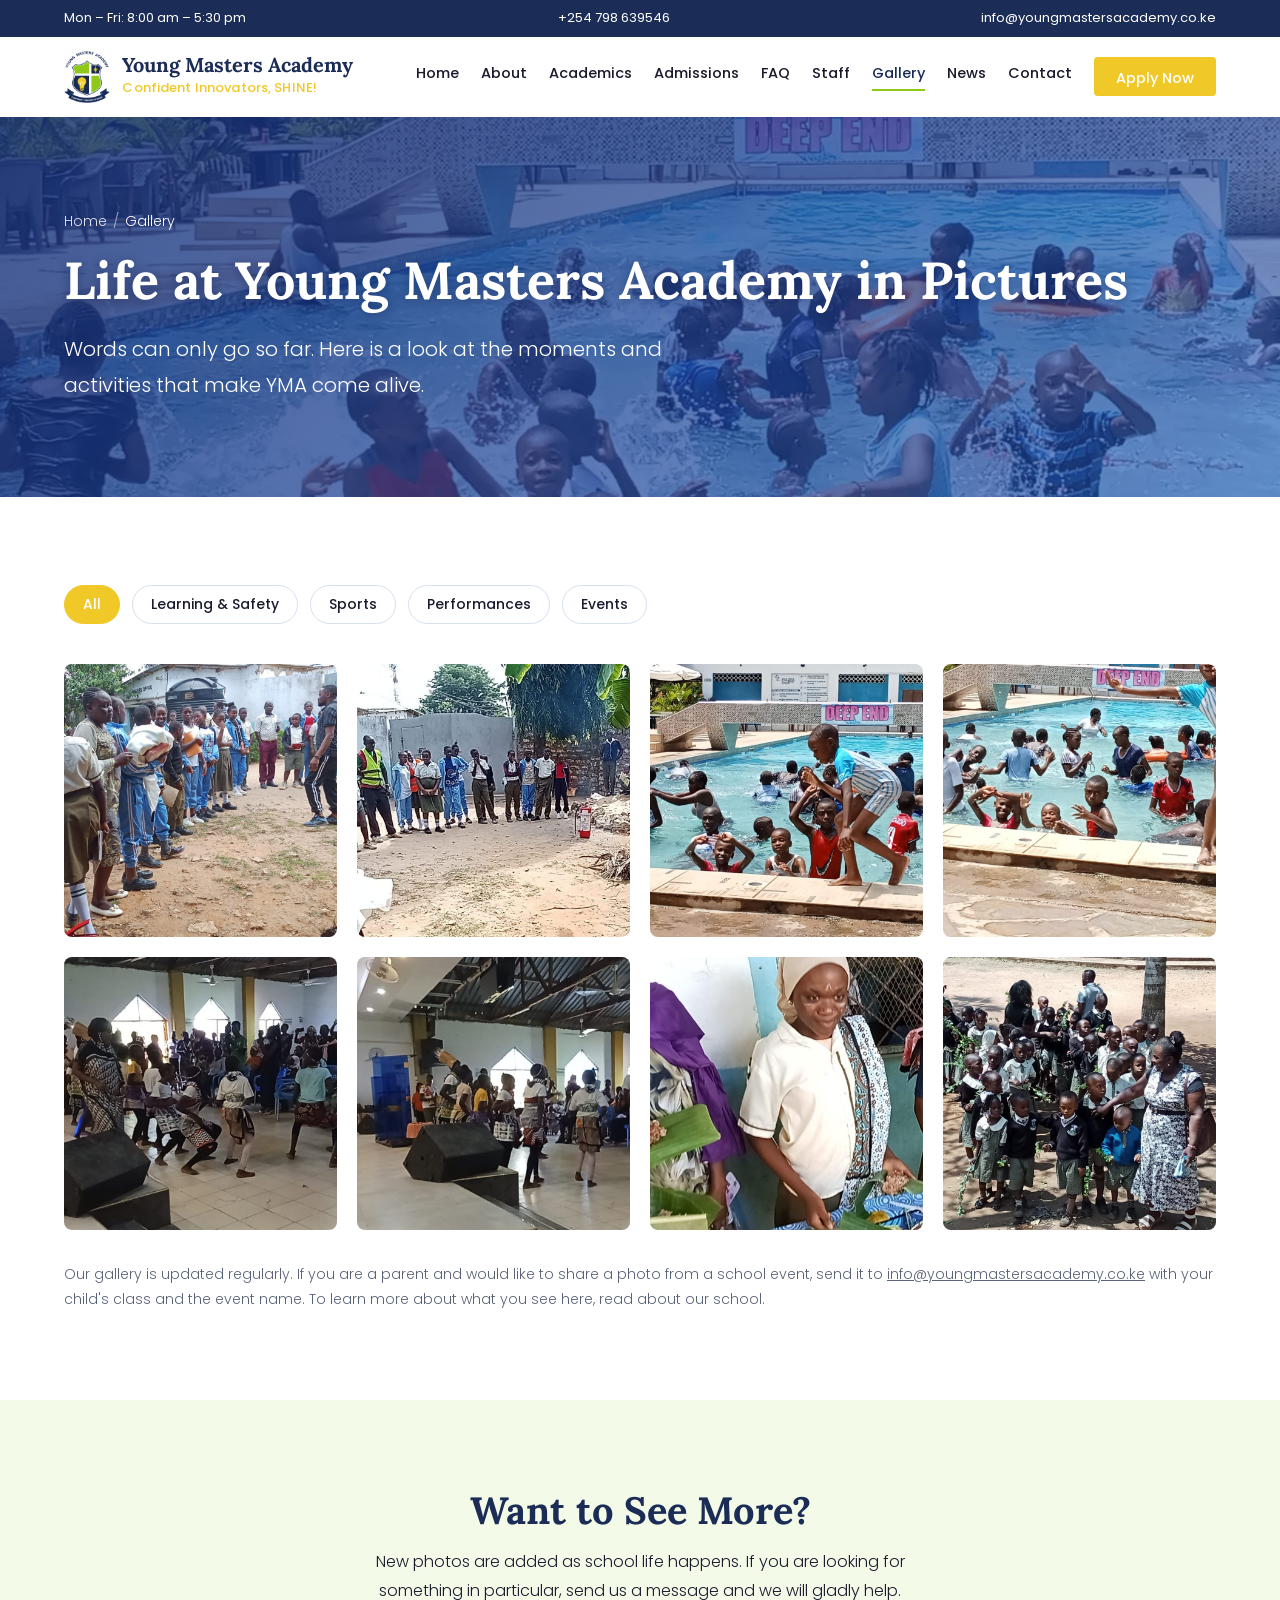
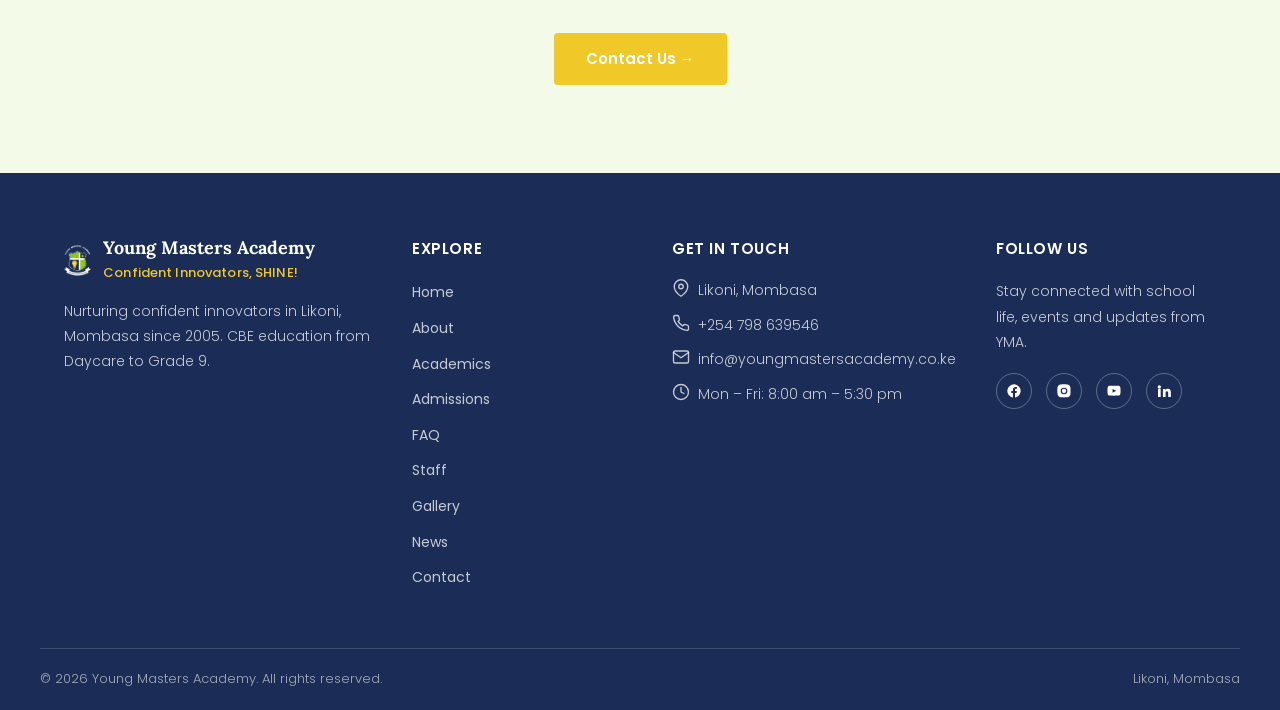
<file: gallery.html>
<!DOCTYPE html>
<!--
  YOUNG MASTERS ACADEMY WEBSITE
  Phase 1 of 3 — Awareness & Information
  Built: 2025

  PHASE ROADMAP:
  Phase 1 (current): Static informational site — 8 pages, Formspree forms
  Phase 2 (next):    WhatsApp API, M-Pesa payments, CMS for content updates
  Phase 3 (future):  Parent/student portal, CBE progress tracking, admin dashboard

  School: Young Masters Academy, Likoni, Mombasa, Kenya
  Contact: info@youngmastersacademy.co.ke | +254 798 639546
-->
<!--
  SEO AUDIT — GALLERY
  ══════════════════════════════════════════════════════════════
  [✓] Title tag: 50–60 chars, contains primary keyword
  [✓] Meta description: 100–160 chars, unique to this page
  [✓] H1: exactly one, contains primary keyword
  [✓] H2s: logical hierarchy, contain secondary keywords
  [✓] All images: have alt text, width, height attributes
  [✓] Hero image: N/A on this page (CSS background-image)
  [✓] Other images: loading="lazy"
  [✓] Internal links: at least 2 contextual links to other pages
  [✓] External links: rel="noopener noreferrer" target="_blank"
  [✓] OG tags: complete block present
  [✓] JSON-LD schema: LocalBusiness + School present
  [✓] JSON-LD schema: BreadcrumbList present
  [✓] Canonical tag: matches og:url exactly
  [✓] lang="en-KE" on <html> tag
  [✓] skip-link present as first element in <body>
  [✓] ARIA labels on nav, buttons, form fields
  [✓] Google Fonts: &display=swap present in link href
  [✓] Scripts: all non-critical scripts have defer attribute
  [✓] No inline styles or onclick handlers
  ══════════════════════════════════════════════════════════════
-->
<html lang="en-KE">
<head>
<meta charset="UTF-8">
<meta name="viewport" content="width=device-width, initial-scale=1.0">
<title>Photos from Our Likoni School | Young Masters Academy</title>
<meta name="description" content="See Young Masters Academy in action: classroom learning, swimming, culture day, graduation and school trips from our Likoni, Mombasa campus.">
<meta name="keywords" content="Young Masters Academy photos, YMA gallery, school life Likoni, school events Mombasa, CBE school gallery Kenya">
<meta name="author" content="Young Masters Academy">
<meta name="robots" content="index, follow">

<!-- Open Graph / Facebook / WhatsApp -->
<meta property="og:type" content="website">
<meta property="og:site_name" content="Young Masters Academy">
<meta property="og:url" content="https://www.youngmastersacademy.sc.ke/gallery">
<meta property="og:title" content="Photos from Our Likoni School | Young Masters Academy">
<meta property="og:description" content="See Young Masters Academy in action: classroom learning, swimming, culture day, graduation and school trips from our Likoni, Mombasa campus.">
<meta property="og:image" content="https://www.youngmastersacademy.sc.ke/assets/images/logo/logo-main.png">
<meta property="og:image:width" content="2170">
<meta property="og:image:height" content="2429">
<meta property="og:image:alt" content="Students at Young Masters Academy during a school event in Likoni, Mombasa">
<meta property="og:locale" content="en_KE">

<!-- Twitter / X Card -->
<meta name="twitter:card" content="summary_large_image">
<meta name="twitter:site" content="@youngmastersacademy">
<meta name="twitter:title" content="Photos from Our Likoni School | Young Masters Academy">
<meta name="twitter:description" content="See Young Masters Academy in action: classroom learning, swimming, culture day, graduation and school trips from our Likoni, Mombasa campus.">
<meta name="twitter:image" content="https://www.youngmastersacademy.sc.ke/assets/images/logo/logo-main.png">
<meta name="twitter:image:alt" content="Students at Young Masters Academy during a school event in Likoni, Mombasa">

<!-- Canonical URL -->
<link rel="canonical" href="https://www.youngmastersacademy.sc.ke/gallery">

<!-- Theme colour, geo, and language targeting -->
<meta name="theme-color" content="#182858">
<meta name="geo.region" content="KE-300">
<meta name="geo.placename" content="Likoni, Mombasa, Kenya">
<meta name="language" content="English">

<link rel="preconnect" href="https://fonts.googleapis.com">
<link rel="preconnect" href="https://fonts.gstatic.com" crossorigin>
<link href="https://fonts.googleapis.com/css2?family=Lora:wght@400;500;600;700&family=Poppins:wght@300;400;500;600&display=swap" rel="stylesheet">
<link rel="icon" type="image/x-icon" href="favicon.ico">
<link rel="icon" type="image/png" sizes="32x32" href="assets/images/logo/favicon-32.png">
<link rel="icon" type="image/png" sizes="16x16" href="assets/images/logo/favicon-16.png">
<link rel="icon" type="image/png" sizes="192x192" href="assets/images/logo/favicon-192.png">
<link rel="apple-touch-icon" sizes="180x180" href="apple-touch-icon.png">
<link rel="stylesheet" href="css/style.css">

<!-- School / LocalBusiness structured data -->
<script type="application/ld+json">
{
  "@context": "https://schema.org",
  "@type": ["School", "LocalBusiness"],
  "name": "Young Masters Academy",
  "alternateName": "YMA",
  "url": "https://www.youngmastersacademy.sc.ke",
  "logo": {
    "@type": "ImageObject",
    "url": "https://www.youngmastersacademy.sc.ke/assets/images/logo/logo-main.png",
    "width": 300,
    "height": 300
  },
  "image": "https://www.youngmastersacademy.sc.ke/assets/images/logo/logo-main.png",
  "description": "Young Masters Academy is a private CBE school in Likoni, Mombasa, Kenya, offering education from Daycare to Grade 9. Founded in 2005. Confident Innovators, SHINE!",
  "foundingDate": "2005",
  "priceRange": "KSh",
  "address": {
    "@type": "PostalAddress",
    "streetAddress": "Deliverance Church International Likoni compound, Likoni-Ukunda Road, Kitaruni",
    "addressLocality": "Mombasa",
    "addressRegion": "Coast",
    "addressCountry": "KE"
  },
  "geo": {
    "@type": "GeoCoordinates",
    "latitude": -4.0942,
    "longitude": 39.6495
  },
  "telephone": "+254798639546",
  "email": "info@youngmastersacademy.co.ke",
  "openingHoursSpecification": [
    {
      "@type": "OpeningHoursSpecification",
      "dayOfWeek": ["Monday", "Tuesday", "Wednesday", "Thursday", "Friday"],
      "opens": "08:00",
      "closes": "17:30"
    }
  ],
  "sameAs": [],
  "hasMap": "https://www.google.com/maps?q=-4.0942,39.6495",
  "curriculumType": "Competency Based Education (CBE)",
  "slogan": "Confident Innovators, SHINE!",
  "educationalLevel": ["Daycare", "ECD", "PP1", "PP2", "Grade 1", "Grade 2", "Grade 3", "Grade 4", "Grade 5", "Grade 6", "Grade 7", "Grade 8", "Grade 9"],
  "areaServed": {
    "@type": "GeoCircle",
    "geoMidpoint": {
      "@type": "GeoCoordinates",
      "latitude": -4.0942,
      "longitude": 39.6495
    },
    "geoRadius": "10000"
  }
}
</script>

<!-- Breadcrumb structured data -->
<script type="application/ld+json">
{
  "@context": "https://schema.org",
  "@type": "BreadcrumbList",
  "itemListElement": [
    {
      "@type": "ListItem",
      "position": 1,
      "name": "Home",
      "item": "https://www.youngmastersacademy.sc.ke/"
    },
    {
      "@type": "ListItem",
      "position": 2,
      "name": "Gallery",
      "item": "https://www.youngmastersacademy.sc.ke/gallery"
    }
  ]
}
</script>
</head>
<body>
<a href="#main-content" class="skip-link">Skip to main content</a>

<!-- ============ HEADER ============ -->
<header class="top-bar">
  <div class="container">
      <span>Mon – Fri: 8:00 am – 5:30 pm</span>
      <span class="top-bar-center"><a href="tel:+254798639546">+254 798 639546</a></span>
      <span><a href="mailto:info@youngmastersacademy.co.ke">info@youngmastersacademy.co.ke</a></span>
    </div>
</header>

<nav class="navbar" id="navbar" aria-label="Main navigation">
    <div class="container nav-inner">
      <a href="/" class="brand">
        <img src="assets/images/logo/logo-main.png" alt="Young Masters Academy logo — Confident Innovators, SHINE!" width="2170" height="2429">
        <span class="brand-text">
          <span class="brand-name">Young Masters Academy</span>
          <span class="tagline-italic">Confident Innovators, SHINE!</span>
        </span>
      </a>

      <div class="nav-links">
        <a href="/">Home</a>
        <a href="about">About</a>
        <a href="academics">Academics</a>
        <a href="admissions">Admissions</a>
        <a href="faq">FAQ</a>
        <a href="staff">Staff</a>
        <a href="gallery" class="active">Gallery</a>
        <a href="news">News</a>
        <a href="contact">Contact</a>
        <a href="https://portal.youngmastersacademy.sc.ke/guest/request" class="nav-cta" target="_blank" rel="noopener noreferrer">Apply Now</a>
      </div>

      <button class="hamburger" aria-label="Toggle menu" aria-expanded="false">
        <span></span><span></span><span></span>
      </button>
    </div>

    <div class="mobile-menu">
      <a href="/">Home</a>
      <a href="about">About</a>
      <a href="academics">Academics</a>
      <a href="admissions">Admissions</a>
      <a href="faq">FAQ</a>
      <a href="staff">Staff</a>
      <a href="gallery" class="active">Gallery</a>
      <a href="news">News</a>
      <a href="contact">Contact</a>
      <a href="https://portal.youngmastersacademy.sc.ke/guest/request" class="nav-cta" target="_blank" rel="noopener noreferrer">Apply Now</a>
    </div>
</nav>

<main id="main-content">

<!-- ============ SECTION 1: PAGE HERO ============ -->
<section class="hero hero-inner img-fallback-outdoor" style="background-image: url('assets/images/hero/hero-gallery.jpg'); background-image: image-set(url('assets/images/hero/hero-gallery.webp') type('image/webp'), url('assets/images/hero/hero-gallery.jpg') type('image/jpeg'));">
  <div class="container">
    <div class="breadcrumb"><a href="/">Home</a><span>/</span>Gallery</div>
    <h1>Life at Young Masters Academy in Pictures</h1>
    <p class="hero-sub">Words can only go so far. Here is a look at the moments and activities that make YMA come alive.</p>
  </div>
</section>

<!-- ============ SECTION 2: GALLERY GRID ============ -->
<section class="section bg-white">
  <div class="container">
    <div class="filter-tabs reveal">
      <button class="filter-tab active" data-filter="all">All</button>
      <button class="filter-tab" data-filter="classroom">Learning &amp; Safety</button>
      <button class="filter-tab" data-filter="sports">Sports</button>
      <button class="filter-tab" data-filter="performances">Performances</button>
      <button class="filter-tab" data-filter="events">Events</button>
    </div>

    <div class="gallery-grid">
      <div class="gallery-item reveal" data-category="classroom">
        <img src="assets/images/gallery/classroom-01.jpg" alt="Learners and teachers taking part in a fire safety lesson at Young Masters Academy" class="img-fallback-outdoor" width="600" height="600" loading="lazy">
      </div>
      <div class="gallery-item reveal" data-category="classroom">
        <img src="assets/images/gallery/classroom-02.jpg" alt="Learners gather in a circle for a safety class at Young Masters Academy" class="img-fallback-outdoor" width="600" height="600" loading="lazy">
      </div>
      <div class="gallery-item reveal" data-category="sports">
        <img src="assets/images/gallery/sports-01.jpg" alt="Young Masters Academy learners enjoying swimming day at the pool" class="img-fallback-outdoor" width="600" height="600" loading="lazy">
      </div>
      <div class="gallery-item reveal" data-category="sports">
        <img src="assets/images/gallery/sports-02.jpg" alt="Learners splashing and jumping into the pool on swimming day" class="img-fallback-outdoor" width="600" height="600" loading="lazy">
      </div>
      <div class="gallery-item reveal" data-category="performances">
        <img src="assets/images/gallery/performance-01.jpg" alt="Learners performing a cultural dance on Culture Day at Young Masters Academy" class="img-fallback-outdoor" width="600" height="600" loading="lazy">
      </div>
      <div class="gallery-item reveal" data-category="performances">
        <img src="assets/images/gallery/performance-02.jpg" alt="Learners dancing in traditional dress on Culture Day" class="img-fallback-outdoor" width="600" height="600" loading="lazy">
      </div>
      <div class="gallery-item reveal" data-category="events">
        <img src="assets/images/gallery/event-01.jpg" alt="A learner in traditional dress serving food on Culture Day" class="img-fallback-outdoor" width="600" height="600" loading="lazy">
      </div>
      <div class="gallery-item reveal" data-category="events">
        <img src="assets/images/gallery/event-02.jpg" alt="Daycare and pre-primary learners on a nature trip with their teachers" class="img-fallback-outdoor" width="600" height="600" loading="lazy">
      </div>
    </div>

    <p class="checklist-note" style="margin-top: 32px;">Our gallery is updated regularly. If you are a parent and would like to share a photo from a school event, send it to <a href="mailto:info@youngmastersacademy.co.ke" style="text-decoration: underline;">info@youngmastersacademy.co.ke</a> with your child's class and the event name. To learn more about what you see here, read <a href="about">about our school</a>.</p>
  </div>
</section>
<!-- PHASE 2: Replace static gallery with CMS-managed media library -->
<!-- PHASE 3: Add parent-only gallery with tagged photos of specific students -->

<!-- ============ SECTION 3: GALLERY CTA ============ -->
<section class="section bg-off-white center-text">
  <div class="container reveal">
    <h2>Want to See More?</h2>
    <p class="body-text" style="max-width: 560px; margin: 14px auto 28px;">New photos are added as school life happens. If you are looking for something in particular, send us a message and we will gladly help.</p>
    <a href="contact" class="btn btn-primary">Contact Us →</a>
  </div>
</section>

</main>

<!-- ============ FOOTER ============ -->
<footer class="footer">
  <div class="container footer-grid">
    <div class="footer-about">
      <a href="/" class="footer-brand">
        <img src="assets/images/logo/logo-white.png" alt="Young Masters Academy logo — Confident Innovators, SHINE!" width="2328" height="3508">
        <span class="footer-brand-text">
          <h2>Young Masters Academy</h2>
          <span class="tagline-italic">Confident Innovators, SHINE!</span>
        </span>
      </a>
      <p class="footer-blurb">Nurturing confident innovators in Likoni, Mombasa since 2005. CBE education from Daycare to Grade 9.</p>
    </div>

    <nav class="footer-links-col" aria-label="Footer navigation">
      <h4>Explore</h4>
      <ul class="footer-links">
        <li><a href="/">Home</a></li>
        <li><a href="about">About</a></li>
        <li><a href="academics">Academics</a></li>
        <li><a href="admissions">Admissions</a></li>
        <li><a href="faq">FAQ</a></li>
        <li><a href="staff">Staff</a></li>
        <li><a href="gallery">Gallery</a></li>
        <li><a href="news">News</a></li>
        <li><a href="contact">Contact</a></li>
      </ul>
    </nav>

    <div class="footer-contact-col">
      <h4>Get In Touch</h4>
      <ul class="footer-contact">
        <li><svg class="icon" viewBox="0 0 24 24" fill="none" stroke="currentColor" stroke-width="1.8" stroke-linecap="round" stroke-linejoin="round" aria-hidden="true"><path d="M21 10c0 7-9 13-9 13s-9-6-9-13a9 9 0 0 1 18 0z"/><circle cx="12" cy="10" r="3"/></svg> <span>Likoni, Mombasa</span></li>
        <li><svg class="icon" viewBox="0 0 24 24" fill="none" stroke="currentColor" stroke-width="1.8" stroke-linecap="round" stroke-linejoin="round" aria-hidden="true"><path d="M22 16.92v3a2 2 0 0 1-2.18 2 19.79 19.79 0 0 1-8.63-3.07 19.5 19.5 0 0 1-6-6 19.79 19.79 0 0 1-3.07-8.67A2 2 0 0 1 4.11 2h3a2 2 0 0 1 2 1.72c.13.96.36 1.9.7 2.81a2 2 0 0 1-.45 2.11L8.09 9.91a16 16 0 0 0 6 6l1.27-1.27a2 2 0 0 1 2.11-.45c.91.34 1.85.57 2.81.7A2 2 0 0 1 22 16.92z"/></svg> <a href="tel:+254798639546">+254 798 639546</a></li>
        <li><svg class="icon" viewBox="0 0 24 24" fill="none" stroke="currentColor" stroke-width="1.8" stroke-linecap="round" stroke-linejoin="round" aria-hidden="true"><path d="M4 4h16a2 2 0 0 1 2 2v12a2 2 0 0 1-2 2H4a2 2 0 0 1-2-2V6a2 2 0 0 1 2-2z"/><polyline points="22,6 12,13 2,6"/></svg> <a href="mailto:info@youngmastersacademy.co.ke">info@youngmastersacademy.co.ke</a></li>
        <li><svg class="icon" viewBox="0 0 24 24" fill="none" stroke="currentColor" stroke-width="1.8" stroke-linecap="round" stroke-linejoin="round" aria-hidden="true"><circle cx="12" cy="12" r="10"/><polyline points="12,6 12,12 16,14"/></svg> <span>Mon – Fri: 8:00 am – 5:30 pm</span></li>
      </ul>
    </div>

    <div class="footer-connect">
      <h4>Follow Us</h4>
      <p>Stay connected with school life, events and updates from YMA.</p>
      <div class="social-row">
        <a href="https://www.facebook.com" aria-label="Young Masters Academy on Facebook" target="_blank" rel="noopener noreferrer">
          <svg viewBox="0 0 24 24"><path d="M22 12a10 10 0 1 0-11.6 9.9v-7H7.9V12h2.5V9.8c0-2.5 1.5-3.9 3.8-3.9 1.1 0 2.2.2 2.2.2v2.5h-1.3c-1.2 0-1.6.8-1.6 1.6V12h2.8l-.4 2.9h-2.4v7A10 10 0 0 0 22 12Z"/></svg>
        </a>
        <!-- UPDATE: Replace with actual YMA Facebook URL before going live -->
        <a href="https://www.instagram.com" aria-label="Young Masters Academy on Instagram" target="_blank" rel="noopener noreferrer">
          <svg viewBox="0 0 24 24"><path d="M12 2c2.7 0 3.1 0 4.1.1 1.1 0 1.8.2 2.4.5.6.2 1.1.6 1.6 1.1.5.5.8.9 1.1 1.6.3.6.5 1.3.5 2.4.1 1 .1 1.4.1 4.1s0 3.1-.1 4.1c0 1.1-.2 1.8-.5 2.4-.3.6-.6 1.1-1.1 1.6-.5.5-1 .8-1.6 1.1-.6.3-1.3.5-2.4.5-1 .1-1.4.1-4.1.1s-3.1 0-4.1-.1c-1.1 0-1.8-.2-2.4-.5-.6-.3-1.1-.6-1.6-1.1-.5-.5-.8-1-1.1-1.6-.3-.6-.5-1.3-.5-2.4C2 15.1 2 14.7 2 12s0-3.1.1-4.1c0-1.1.2-1.8.5-2.4.3-.7.6-1.1 1.1-1.6.5-.5.9-.8 1.6-1.1.6-.3 1.3-.5 2.4-.5C8.9 2 9.3 2 12 2Zm0 5a5 5 0 1 0 0 10 5 5 0 0 0 0-10Zm0 8.2a3.2 3.2 0 1 1 0-6.4 3.2 3.2 0 0 1 0 6.4Zm5.2-8.4a1.2 1.2 0 1 1-2.4 0 1.2 1.2 0 0 1 2.4 0Z"/></svg>
        </a>
        <!-- UPDATE: Replace with actual YMA Instagram URL before going live -->
        <a href="https://www.youtube.com" aria-label="Young Masters Academy on YouTube" target="_blank" rel="noopener noreferrer">
          <svg viewBox="0 0 24 24"><path d="M21.6 7.2s-.2-1.5-.8-2.1c-.8-.8-1.7-.8-2.1-.9C15.9 4 12 4 12 4h0s-3.9 0-6.7.2c-.4 0-1.3.1-2.1.9-.6.6-.8 2.1-.8 2.1S2.2 9 2.2 10.7v1.6c0 1.7.2 3.5.2 3.5s.2 1.5.8 2.1c.8.8 1.8.8 2.3.9C7.3 19 12 19 12 19s3.9 0 6.7-.2c.4 0 1.3-.1 2.1-.9.6-.6.8-2.1.8-2.1s.2-1.7.2-3.5v-1.6c0-1.7-.2-3.5-.2-3.5ZM9.9 14.6V8.9l5.4 2.8-5.4 2.9Z"/></svg>
        </a>
        <!-- UPDATE: Replace with actual YMA YouTube URL before going live -->
        <a href="https://www.linkedin.com" aria-label="Young Masters Academy on LinkedIn" target="_blank" rel="noopener noreferrer">
          <svg viewBox="0 0 24 24"><path d="M4.98 3.5a2.5 2.5 0 1 1 0 5 2.5 2.5 0 0 1 0-5ZM3 9h4v12H3V9Zm7 0h3.8v1.6h.1c.5-.9 1.8-1.9 3.7-1.9 4 0 4.7 2.6 4.7 6v6.3h-4v-5.6c0-1.3 0-3-1.8-3s-2.1 1.4-2.1 2.9V21h-4V9Z"/></svg>
        </a>
        <!-- UPDATE: Replace with actual YMA LinkedIn URL before going live -->
      </div>
    </div>
  </div>

  <div class="container footer-bottom">
    <span>© 2026 Young Masters Academy. All rights reserved.</span>
    <span>Likoni, Mombasa</span>
  </div>
</footer>
<!-- PHASE 2: Replace social links with actual verified YMA social accounts -->

<script src="js/main.js" defer></script>
</body>
</html>
</file>
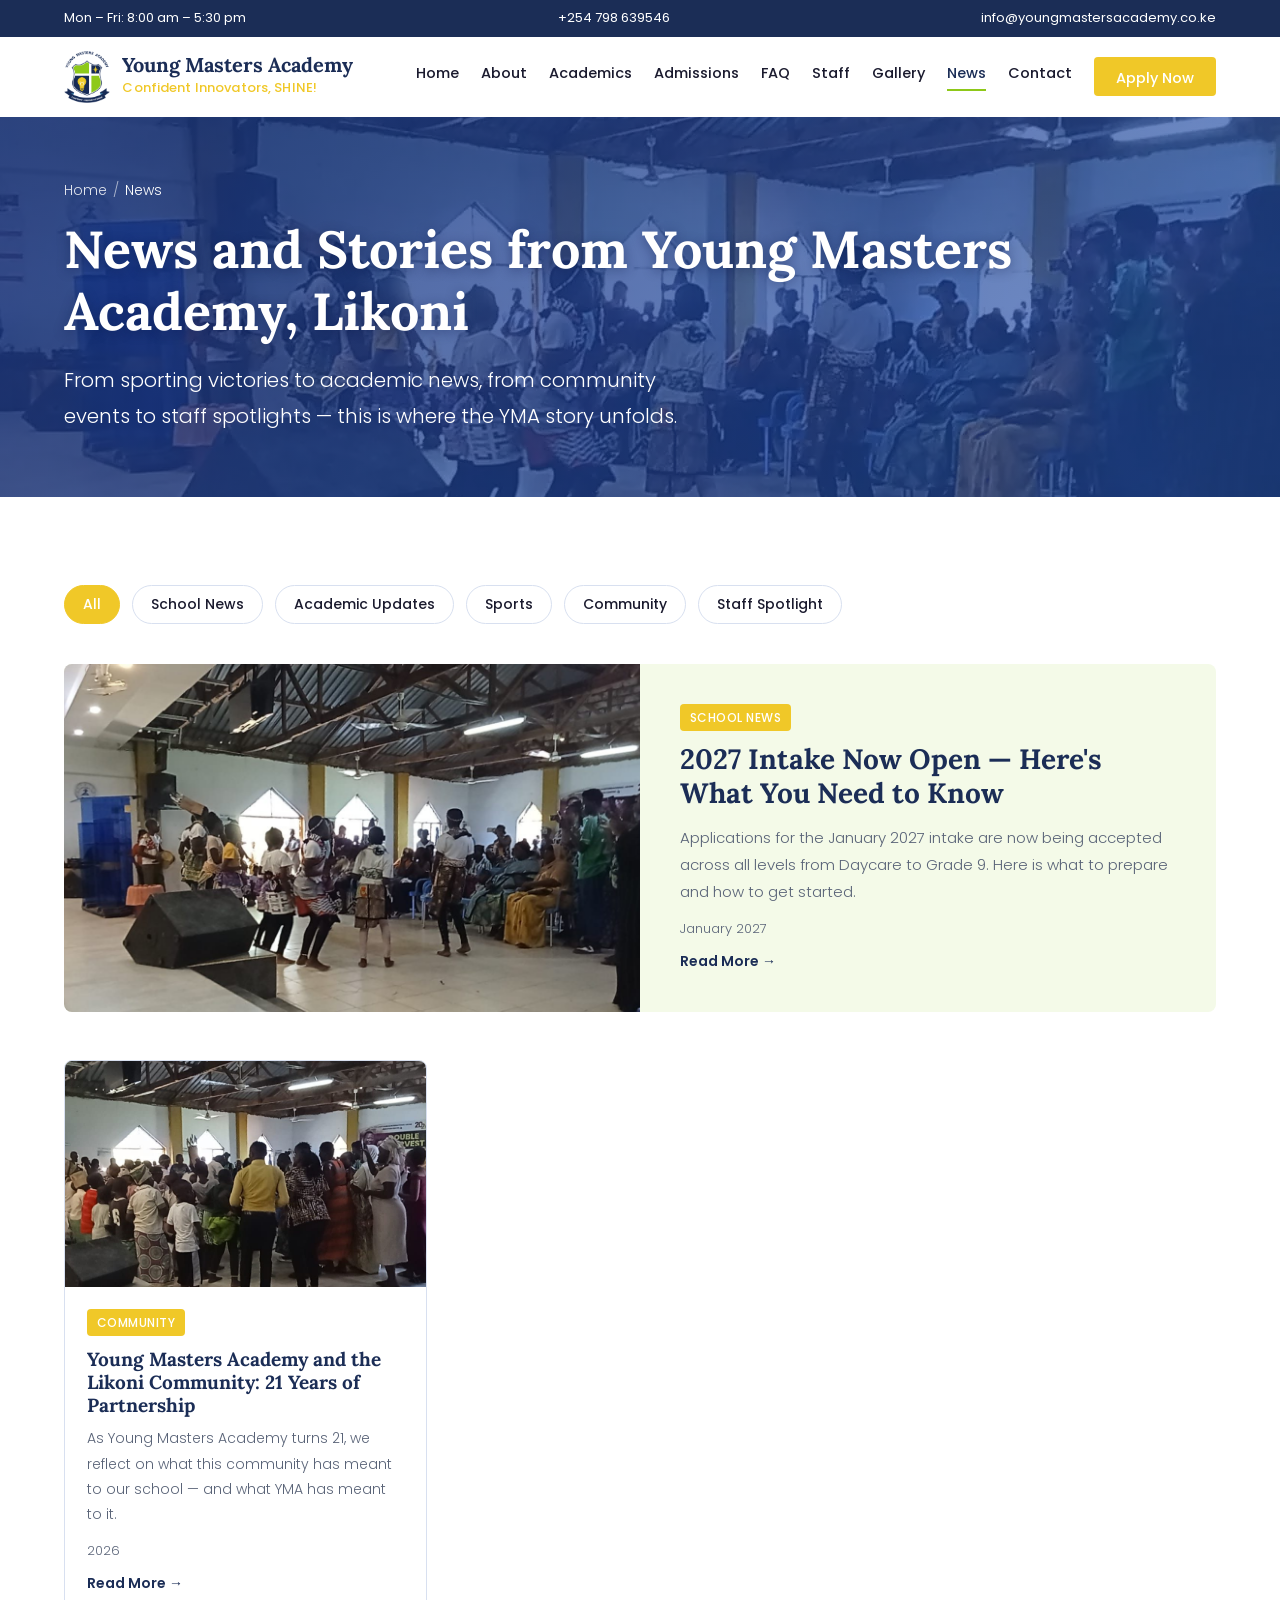
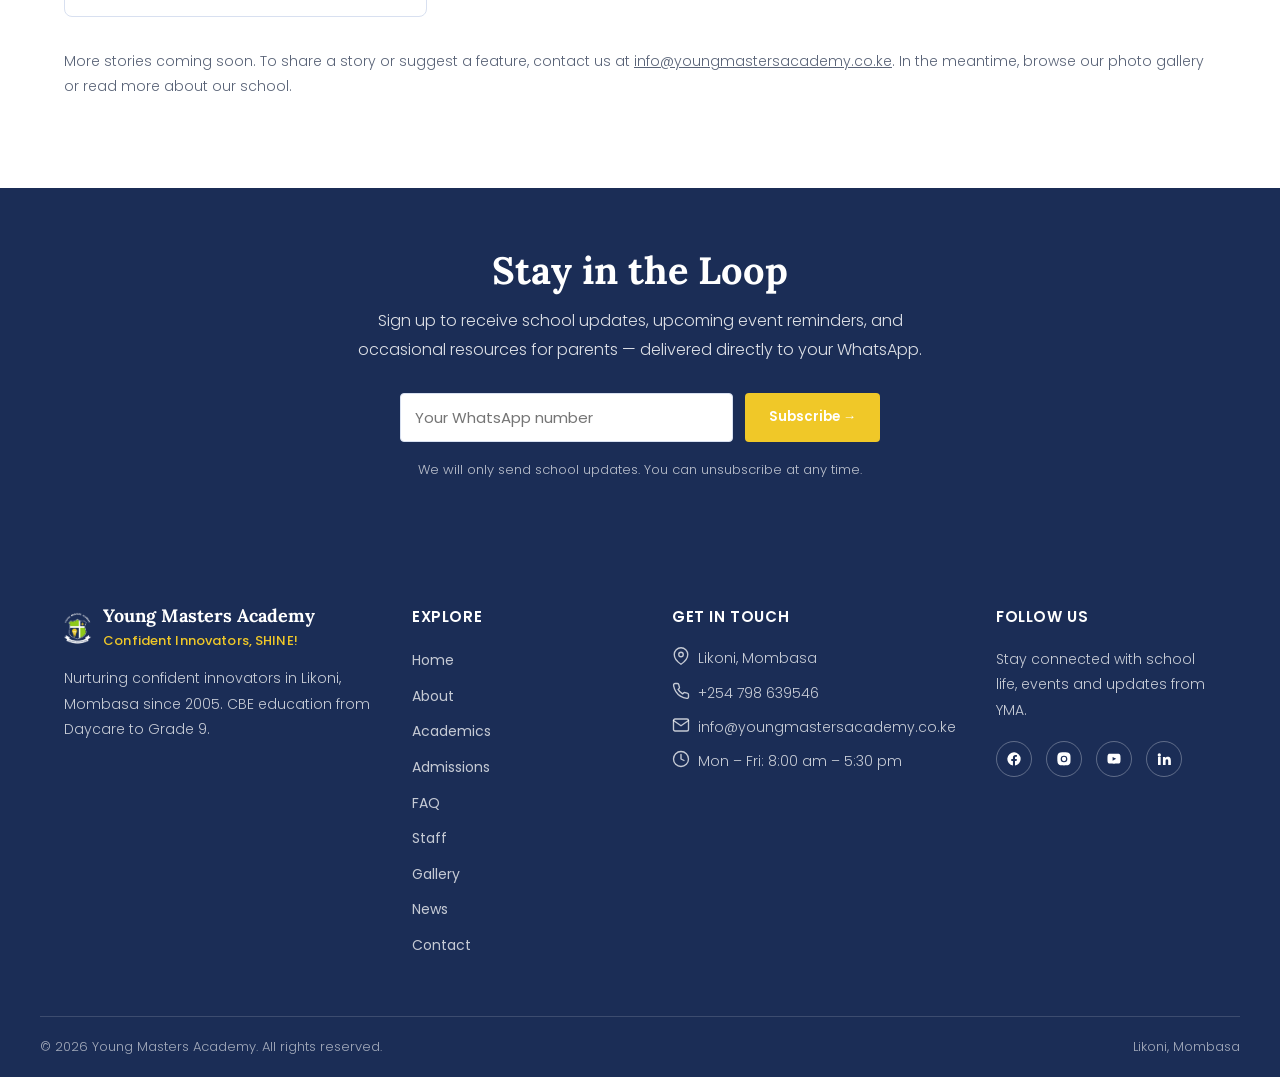
<file: news.html>
<!DOCTYPE html>
<!--
  YOUNG MASTERS ACADEMY WEBSITE
  Phase 1 of 3 — Awareness & Information
  Built: 2025

  PHASE ROADMAP:
  Phase 1 (current): Static informational site — 8 pages, Formspree forms
  Phase 2 (next):    WhatsApp API, M-Pesa payments, CMS for content updates
  Phase 3 (future):  Parent/student portal, CBE progress tracking, admin dashboard

  School: Young Masters Academy, Likoni, Mombasa, Kenya
  Contact: info@youngmastersacademy.co.ke | +254 798 639546
-->
<!--
  SEO AUDIT — NEWS
  ══════════════════════════════════════════════════════════════
  [✓] Title tag: 50–60 chars, contains primary keyword
  [✓] Meta description: 100–160 chars, unique to this page
  [✓] H1: exactly one, contains primary keyword
  [✓] H2s: logical hierarchy, contain secondary keywords
  [✓] All images: have alt text, width, height attributes
  [✓] Hero image: N/A on this page (CSS background-image)
  [✓] Other images: loading="lazy"
  [✓] Internal links: at least 2 contextual links to other pages
  [✓] External links: rel="noopener noreferrer" target="_blank"
  [✓] OG tags: complete block present
  [✓] JSON-LD schema: LocalBusiness + School present
  [✓] JSON-LD schema: BreadcrumbList present
  [✓] Canonical tag: matches og:url exactly
  [✓] lang="en-KE" on <html> tag
  [✓] skip-link present as first element in <body>
  [✓] ARIA labels on nav, buttons, form fields
  [✓] Google Fonts: &display=swap present in link href
  [✓] Scripts: all non-critical scripts have defer attribute
  [✓] No inline styles or onclick handlers
  NOTE: The "Read More" links on news posts point to "#" placeholders
  — Phase 1 has no individual post pages yet (see PHASE 2 comment
  in-page). assets/images/activities/ and assets/images/hero/ are
  empty — WebP conversion blocked until real photography is supplied.
  ══════════════════════════════════════════════════════════════
-->
<html lang="en-KE">
<head>
<meta charset="UTF-8">
<meta name="viewport" content="width=device-width, initial-scale=1.0">
<title>School News and Events | Young Masters Academy, Likoni</title>
<meta name="description" content="The latest news, events and stories from Young Masters Academy in Likoni, Mombasa: academic wins, sports, community moments and staff spotlights.">
<meta name="keywords" content="Young Masters Academy news, YMA blog, school updates Likoni, CBE school news Mombasa, school events Kenya">
<meta name="author" content="Young Masters Academy">
<meta name="robots" content="index, follow">

<!-- Open Graph / Facebook / WhatsApp -->
<meta property="og:type" content="website">
<meta property="og:site_name" content="Young Masters Academy">
<meta property="og:url" content="https://www.youngmastersacademy.sc.ke/news">
<meta property="og:title" content="School News and Events | Young Masters Academy, Likoni">
<meta property="og:description" content="The latest news, events and stories from Young Masters Academy in Likoni, Mombasa: academic wins, sports, community moments and staff spotlights.">
<meta property="og:image" content="https://www.youngmastersacademy.sc.ke/assets/images/logo/logo-main.png">
<meta property="og:image:width" content="2170">
<meta property="og:image:height" content="2429">
<meta property="og:image:alt" content="Young Masters Academy news and updates — Likoni, Mombasa">
<meta property="og:locale" content="en_KE">

<!-- Twitter / X Card -->
<meta name="twitter:card" content="summary_large_image">
<meta name="twitter:site" content="@youngmastersacademy">
<meta name="twitter:title" content="School News and Events | Young Masters Academy, Likoni">
<meta name="twitter:description" content="The latest news, events and stories from Young Masters Academy in Likoni, Mombasa: academic wins, sports, community moments and staff spotlights.">
<meta name="twitter:image" content="https://www.youngmastersacademy.sc.ke/assets/images/logo/logo-main.png">
<meta name="twitter:image:alt" content="Young Masters Academy news and updates — Likoni, Mombasa">

<!-- Canonical URL -->
<link rel="canonical" href="https://www.youngmastersacademy.sc.ke/news">

<!-- Theme colour, geo, and language targeting -->
<meta name="theme-color" content="#182858">
<meta name="geo.region" content="KE-300">
<meta name="geo.placename" content="Likoni, Mombasa, Kenya">
<meta name="language" content="English">

<link rel="preconnect" href="https://fonts.googleapis.com">
<link rel="preconnect" href="https://fonts.gstatic.com" crossorigin>
<link href="https://fonts.googleapis.com/css2?family=Lora:wght@400;500;600;700&family=Poppins:wght@300;400;500;600&display=swap" rel="stylesheet">
<link rel="icon" type="image/x-icon" href="favicon.ico">
<link rel="icon" type="image/png" sizes="32x32" href="assets/images/logo/favicon-32.png">
<link rel="icon" type="image/png" sizes="16x16" href="assets/images/logo/favicon-16.png">
<link rel="icon" type="image/png" sizes="192x192" href="assets/images/logo/favicon-192.png">
<link rel="apple-touch-icon" sizes="180x180" href="apple-touch-icon.png">
<link rel="stylesheet" href="css/style.css">

<!-- School / LocalBusiness structured data -->
<script type="application/ld+json">
{
  "@context": "https://schema.org",
  "@type": ["School", "LocalBusiness"],
  "name": "Young Masters Academy",
  "alternateName": "YMA",
  "url": "https://www.youngmastersacademy.sc.ke",
  "logo": {
    "@type": "ImageObject",
    "url": "https://www.youngmastersacademy.sc.ke/assets/images/logo/logo-main.png",
    "width": 300,
    "height": 300
  },
  "image": "https://www.youngmastersacademy.sc.ke/assets/images/logo/logo-main.png",
  "description": "Young Masters Academy is a private CBE school in Likoni, Mombasa, Kenya, offering education from Daycare to Grade 9. Founded in 2005. Confident Innovators, SHINE!",
  "foundingDate": "2005",
  "priceRange": "KSh",
  "address": {
    "@type": "PostalAddress",
    "streetAddress": "Deliverance Church International Likoni compound, Likoni-Ukunda Road, Kitaruni",
    "addressLocality": "Mombasa",
    "addressRegion": "Coast",
    "addressCountry": "KE"
  },
  "geo": {
    "@type": "GeoCoordinates",
    "latitude": -4.0942,
    "longitude": 39.6495
  },
  "telephone": "+254798639546",
  "email": "info@youngmastersacademy.co.ke",
  "openingHoursSpecification": [
    {
      "@type": "OpeningHoursSpecification",
      "dayOfWeek": ["Monday", "Tuesday", "Wednesday", "Thursday", "Friday"],
      "opens": "08:00",
      "closes": "17:30"
    }
  ],
  "sameAs": [],
  "hasMap": "https://www.google.com/maps?q=-4.0942,39.6495",
  "curriculumType": "Competency Based Education (CBE)",
  "slogan": "Confident Innovators, SHINE!",
  "educationalLevel": ["Daycare", "ECD", "PP1", "PP2", "Grade 1", "Grade 2", "Grade 3", "Grade 4", "Grade 5", "Grade 6", "Grade 7", "Grade 8", "Grade 9"],
  "areaServed": {
    "@type": "GeoCircle",
    "geoMidpoint": {
      "@type": "GeoCoordinates",
      "latitude": -4.0942,
      "longitude": 39.6495
    },
    "geoRadius": "10000"
  }
}
</script>

<!-- Breadcrumb structured data -->
<script type="application/ld+json">
{
  "@context": "https://schema.org",
  "@type": "BreadcrumbList",
  "itemListElement": [
    {
      "@type": "ListItem",
      "position": 1,
      "name": "Home",
      "item": "https://www.youngmastersacademy.sc.ke/"
    },
    {
      "@type": "ListItem",
      "position": 2,
      "name": "News",
      "item": "https://www.youngmastersacademy.sc.ke/news"
    }
  ]
}
</script>
</head>
<body>
<a href="#main-content" class="skip-link">Skip to main content</a>

<!-- ============ HEADER ============ -->
<header class="top-bar">
  <div class="container">
      <span>Mon – Fri: 8:00 am – 5:30 pm</span>
      <span class="top-bar-center"><a href="tel:+254798639546">+254 798 639546</a></span>
      <span><a href="mailto:info@youngmastersacademy.co.ke">info@youngmastersacademy.co.ke</a></span>
    </div>
</header>

<nav class="navbar" id="navbar" aria-label="Main navigation">
    <div class="container nav-inner">
      <a href="/" class="brand">
        <img src="assets/images/logo/logo-main.png" alt="Young Masters Academy logo — Confident Innovators, SHINE!" width="2170" height="2429">
        <span class="brand-text">
          <span class="brand-name">Young Masters Academy</span>
          <span class="tagline-italic">Confident Innovators, SHINE!</span>
        </span>
      </a>

      <div class="nav-links">
        <a href="/">Home</a>
        <a href="about">About</a>
        <a href="academics">Academics</a>
        <a href="admissions">Admissions</a>
        <a href="faq">FAQ</a>
        <a href="staff">Staff</a>
        <a href="gallery">Gallery</a>
        <a href="news" class="active">News</a>
        <a href="contact">Contact</a>
        <a href="https://portal.youngmastersacademy.sc.ke/guest/request" class="nav-cta" target="_blank" rel="noopener noreferrer">Apply Now</a>
      </div>

      <button class="hamburger" aria-label="Toggle menu" aria-expanded="false">
        <span></span><span></span><span></span>
      </button>
    </div>

    <div class="mobile-menu">
      <a href="/">Home</a>
      <a href="about">About</a>
      <a href="academics">Academics</a>
      <a href="admissions">Admissions</a>
      <a href="faq">FAQ</a>
      <a href="staff">Staff</a>
      <a href="gallery">Gallery</a>
      <a href="news" class="active">News</a>
      <a href="contact">Contact</a>
      <a href="https://portal.youngmastersacademy.sc.ke/guest/request" class="nav-cta" target="_blank" rel="noopener noreferrer">Apply Now</a>
    </div>
</nav>

<main id="main-content">

<!-- ============ SECTION 1: PAGE HERO ============ -->
<section class="hero hero-inner img-fallback-outdoor" style="background-image: url('assets/images/hero/hero-news.jpg'); background-image: image-set(url('assets/images/hero/hero-news.webp') type('image/webp'), url('assets/images/hero/hero-news.jpg') type('image/jpeg'));">
  <div class="container">
    <div class="breadcrumb"><a href="/">Home</a><span>/</span>News</div>
    <h1>News and Stories from Young Masters Academy, Likoni</h1>
    <p class="hero-sub">From sporting victories to academic news, from community events to staff spotlights — this is where the YMA story unfolds.</p>
  </div>
</section>

<!-- ============ SECTION 2: CATEGORY FILTERS + POST GRID ============ -->
<section class="section bg-white">
  <div class="container">
    <div class="filter-tabs reveal">
      <button class="filter-tab active" data-filter="all">All</button>
      <button class="filter-tab" data-filter="school-news">School News</button>
      <button class="filter-tab" data-filter="academic">Academic Updates</button>
      <button class="filter-tab" data-filter="sports">Sports</button>
      <button class="filter-tab" data-filter="community">Community</button>
      <button class="filter-tab" data-filter="staff-spotlight">Staff Spotlight</button>
    </div>

    <div class="featured-post reveal">
      <img src="assets/images/hero/hero-news.jpg" alt="Students at a Young Masters Academy school event in Likoni" class="img-fallback-outdoor" width="1200" height="750" loading="lazy">
      <div class="featured-post-body">
        <span class="tag-badge">School News</span>
        <h2>2027 Intake Now Open — Here's What You Need to Know</h2>
        <p>Applications for the January 2027 intake are now being accepted across all levels from Daycare to Grade 9. Here is what to prepare and how to get started.</p>
        <div class="news-date">January 2027</div>
        <!-- UPDATE: Link to individual post page or expand inline -->
        <a href="#" class="news-link">Read More →</a>
      </div>
    </div>

    <div class="grid-3">
      <div class="news-card reveal" data-category="community">
        <img src="assets/images/about/about-community.jpg" alt="Young Masters Academy community partnership event in Likoni" class="img-fallback-outdoor" width="800" height="500" loading="lazy">
        <div class="news-card-body">
          <span class="tag-badge">Community</span>
          <h3>Young Masters Academy and the Likoni Community: 21 Years of Partnership</h3>
          <p>As Young Masters Academy turns 21, we reflect on what this community has meant to our school — and what YMA has meant to it.</p>
          <!-- UPDATE: Confirm publication date and write the full story -->
          <div class="news-date">2026</div>
          <a href="#" class="news-link">Read More →</a>
        </div>
      </div>
    </div>

    <p class="checklist-note" style="margin-top: 32px;">More stories coming soon. To share a story or suggest a feature, contact us at <a href="mailto:info@youngmastersacademy.co.ke" style="text-decoration: underline;">info@youngmastersacademy.co.ke</a>. In the meantime, browse our <a href="gallery">photo gallery</a> or read more <a href="about">about our school</a>.</p>
  </div>
</section>
<!-- PHASE 2: Replace static posts with WordPress or Sanity CMS blog posts -->
<!-- PHASE 2: Add category archive pages -->

<!-- ============ SECTION 3: NEWSLETTER / WHATSAPP SIGNUP ============ -->
<section class="bg-navy center-text" style="padding: 60px 0;">
  <div class="container" style="max-width: 640px;">
    <h2 class="reveal">Stay in the Loop</h2>
    <p class="reveal" style="font-weight: 300; color: rgba(255,255,255,0.85); font-size: 16px; margin-top: 14px;">Sign up to receive school updates, upcoming event reminders, and occasional resources for parents — delivered directly to your WhatsApp.</p>

    <form class="inline-form reveal" data-ajax-form action="https://formspree.io/f/YOUR_FORM_ID" method="POST">
      <!-- UPDATE: Replace YOUR_FORM_ID with actual Formspree endpoint before going live -->
      <input type="tel" name="whatsapp_number" placeholder="Your WhatsApp number" required aria-label="Your WhatsApp number">
      <button type="submit">Subscribe →</button>
    </form>
    <div class="form-success" style="max-width: 480px; margin: 16px auto 0; text-align: left;">Asante! You're signed up to receive WhatsApp updates from YMA.</div>

    <p class="reveal" style="font-weight: 300; color: rgba(255,255,255,0.7); font-size: 13px; margin-top: 16px;">We will only send school updates. You can unsubscribe at any time.</p>
  </div>
</section>
<!-- PHASE 2: Connect to WhatsApp Business API broadcast list -->
<!-- PHASE 2: Add email newsletter option via Mailchimp -->

</main>

<!-- ============ FOOTER ============ -->
<footer class="footer">
  <div class="container footer-grid">
    <div class="footer-about">
      <a href="/" class="footer-brand">
        <img src="assets/images/logo/logo-white.png" alt="Young Masters Academy logo — Confident Innovators, SHINE!" width="2328" height="3508">
        <span class="footer-brand-text">
          <h2>Young Masters Academy</h2>
          <span class="tagline-italic">Confident Innovators, SHINE!</span>
        </span>
      </a>
      <p class="footer-blurb">Nurturing confident innovators in Likoni, Mombasa since 2005. CBE education from Daycare to Grade 9.</p>
    </div>

    <nav class="footer-links-col" aria-label="Footer navigation">
      <h4>Explore</h4>
      <ul class="footer-links">
        <li><a href="/">Home</a></li>
        <li><a href="about">About</a></li>
        <li><a href="academics">Academics</a></li>
        <li><a href="admissions">Admissions</a></li>
        <li><a href="faq">FAQ</a></li>
        <li><a href="staff">Staff</a></li>
        <li><a href="gallery">Gallery</a></li>
        <li><a href="news">News</a></li>
        <li><a href="contact">Contact</a></li>
      </ul>
    </nav>

    <div class="footer-contact-col">
      <h4>Get In Touch</h4>
      <ul class="footer-contact">
        <li><svg class="icon" viewBox="0 0 24 24" fill="none" stroke="currentColor" stroke-width="1.8" stroke-linecap="round" stroke-linejoin="round" aria-hidden="true"><path d="M21 10c0 7-9 13-9 13s-9-6-9-13a9 9 0 0 1 18 0z"/><circle cx="12" cy="10" r="3"/></svg> <span>Likoni, Mombasa</span></li>
        <li><svg class="icon" viewBox="0 0 24 24" fill="none" stroke="currentColor" stroke-width="1.8" stroke-linecap="round" stroke-linejoin="round" aria-hidden="true"><path d="M22 16.92v3a2 2 0 0 1-2.18 2 19.79 19.79 0 0 1-8.63-3.07 19.5 19.5 0 0 1-6-6 19.79 19.79 0 0 1-3.07-8.67A2 2 0 0 1 4.11 2h3a2 2 0 0 1 2 1.72c.13.96.36 1.9.7 2.81a2 2 0 0 1-.45 2.11L8.09 9.91a16 16 0 0 0 6 6l1.27-1.27a2 2 0 0 1 2.11-.45c.91.34 1.85.57 2.81.7A2 2 0 0 1 22 16.92z"/></svg> <a href="tel:+254798639546">+254 798 639546</a></li>
        <li><svg class="icon" viewBox="0 0 24 24" fill="none" stroke="currentColor" stroke-width="1.8" stroke-linecap="round" stroke-linejoin="round" aria-hidden="true"><path d="M4 4h16a2 2 0 0 1 2 2v12a2 2 0 0 1-2 2H4a2 2 0 0 1-2-2V6a2 2 0 0 1 2-2z"/><polyline points="22,6 12,13 2,6"/></svg> <a href="mailto:info@youngmastersacademy.co.ke">info@youngmastersacademy.co.ke</a></li>
        <li><svg class="icon" viewBox="0 0 24 24" fill="none" stroke="currentColor" stroke-width="1.8" stroke-linecap="round" stroke-linejoin="round" aria-hidden="true"><circle cx="12" cy="12" r="10"/><polyline points="12,6 12,12 16,14"/></svg> <span>Mon – Fri: 8:00 am – 5:30 pm</span></li>
      </ul>
    </div>

    <div class="footer-connect">
      <h4>Follow Us</h4>
      <p>Stay connected with school life, events and updates from YMA.</p>
      <div class="social-row">
        <a href="https://www.facebook.com" aria-label="Young Masters Academy on Facebook" target="_blank" rel="noopener noreferrer">
          <svg viewBox="0 0 24 24"><path d="M22 12a10 10 0 1 0-11.6 9.9v-7H7.9V12h2.5V9.8c0-2.5 1.5-3.9 3.8-3.9 1.1 0 2.2.2 2.2.2v2.5h-1.3c-1.2 0-1.6.8-1.6 1.6V12h2.8l-.4 2.9h-2.4v7A10 10 0 0 0 22 12Z"/></svg>
        </a>
        <!-- UPDATE: Replace with actual YMA Facebook URL before going live -->
        <a href="https://www.instagram.com" aria-label="Young Masters Academy on Instagram" target="_blank" rel="noopener noreferrer">
          <svg viewBox="0 0 24 24"><path d="M12 2c2.7 0 3.1 0 4.1.1 1.1 0 1.8.2 2.4.5.6.2 1.1.6 1.6 1.1.5.5.8.9 1.1 1.6.3.6.5 1.3.5 2.4.1 1 .1 1.4.1 4.1s0 3.1-.1 4.1c0 1.1-.2 1.8-.5 2.4-.3.6-.6 1.1-1.1 1.6-.5.5-1 .8-1.6 1.1-.6.3-1.3.5-2.4.5-1 .1-1.4.1-4.1.1s-3.1 0-4.1-.1c-1.1 0-1.8-.2-2.4-.5-.6-.3-1.1-.6-1.6-1.1-.5-.5-.8-1-1.1-1.6-.3-.6-.5-1.3-.5-2.4C2 15.1 2 14.7 2 12s0-3.1.1-4.1c0-1.1.2-1.8.5-2.4.3-.7.6-1.1 1.1-1.6.5-.5.9-.8 1.6-1.1.6-.3 1.3-.5 2.4-.5C8.9 2 9.3 2 12 2Zm0 5a5 5 0 1 0 0 10 5 5 0 0 0 0-10Zm0 8.2a3.2 3.2 0 1 1 0-6.4 3.2 3.2 0 0 1 0 6.4Zm5.2-8.4a1.2 1.2 0 1 1-2.4 0 1.2 1.2 0 0 1 2.4 0Z"/></svg>
        </a>
        <!-- UPDATE: Replace with actual YMA Instagram URL before going live -->
        <a href="https://www.youtube.com" aria-label="Young Masters Academy on YouTube" target="_blank" rel="noopener noreferrer">
          <svg viewBox="0 0 24 24"><path d="M21.6 7.2s-.2-1.5-.8-2.1c-.8-.8-1.7-.8-2.1-.9C15.9 4 12 4 12 4h0s-3.9 0-6.7.2c-.4 0-1.3.1-2.1.9-.6.6-.8 2.1-.8 2.1S2.2 9 2.2 10.7v1.6c0 1.7.2 3.5.2 3.5s.2 1.5.8 2.1c.8.8 1.8.8 2.3.9C7.3 19 12 19 12 19s3.9 0 6.7-.2c.4 0 1.3-.1 2.1-.9.6-.6.8-2.1.8-2.1s.2-1.7.2-3.5v-1.6c0-1.7-.2-3.5-.2-3.5ZM9.9 14.6V8.9l5.4 2.8-5.4 2.9Z"/></svg>
        </a>
        <!-- UPDATE: Replace with actual YMA YouTube URL before going live -->
        <a href="https://www.linkedin.com" aria-label="Young Masters Academy on LinkedIn" target="_blank" rel="noopener noreferrer">
          <svg viewBox="0 0 24 24"><path d="M4.98 3.5a2.5 2.5 0 1 1 0 5 2.5 2.5 0 0 1 0-5ZM3 9h4v12H3V9Zm7 0h3.8v1.6h.1c.5-.9 1.8-1.9 3.7-1.9 4 0 4.7 2.6 4.7 6v6.3h-4v-5.6c0-1.3 0-3-1.8-3s-2.1 1.4-2.1 2.9V21h-4V9Z"/></svg>
        </a>
        <!-- UPDATE: Replace with actual YMA LinkedIn URL before going live -->
      </div>
    </div>
  </div>

  <div class="container footer-bottom">
    <span>© 2026 Young Masters Academy. All rights reserved.</span>
    <span>Likoni, Mombasa</span>
  </div>
</footer>
<!-- PHASE 2: Replace social links with actual verified YMA social accounts -->

<script src="js/main.js" defer></script>
</body>
</html>
</file>
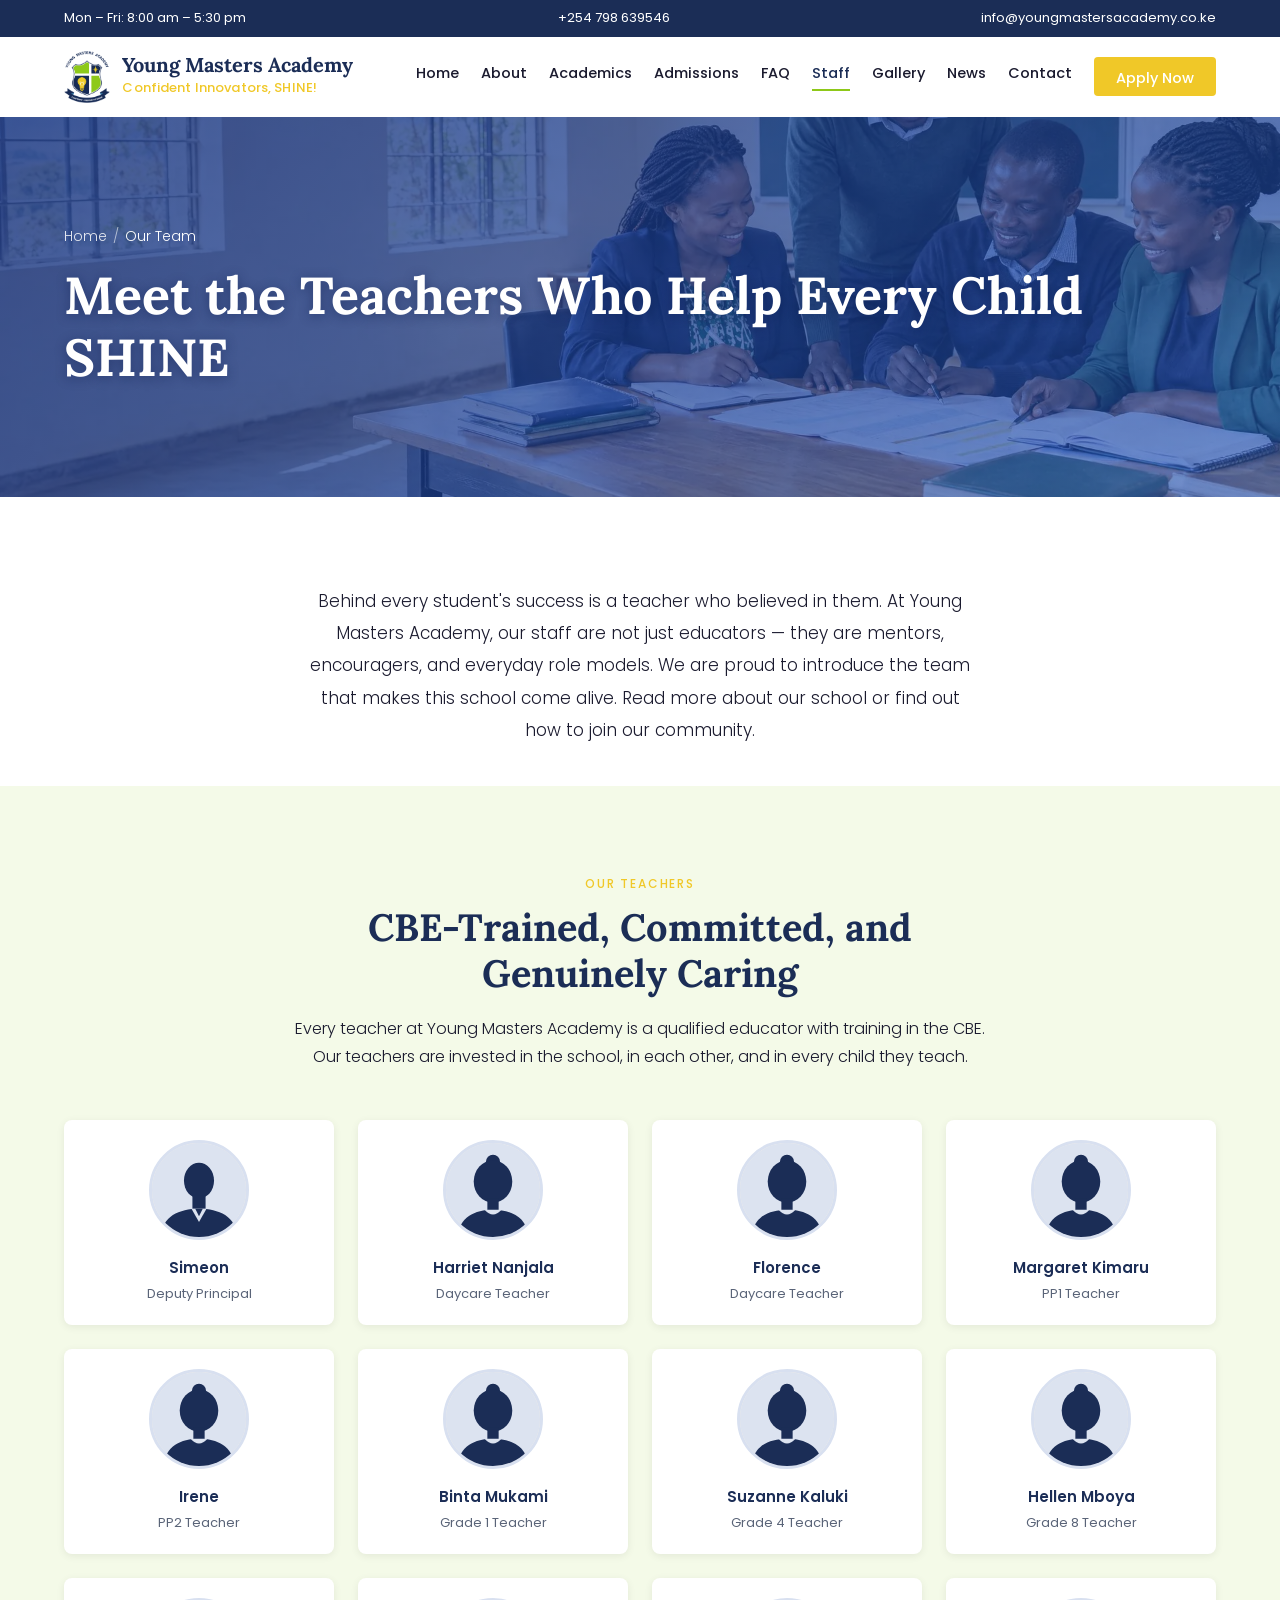
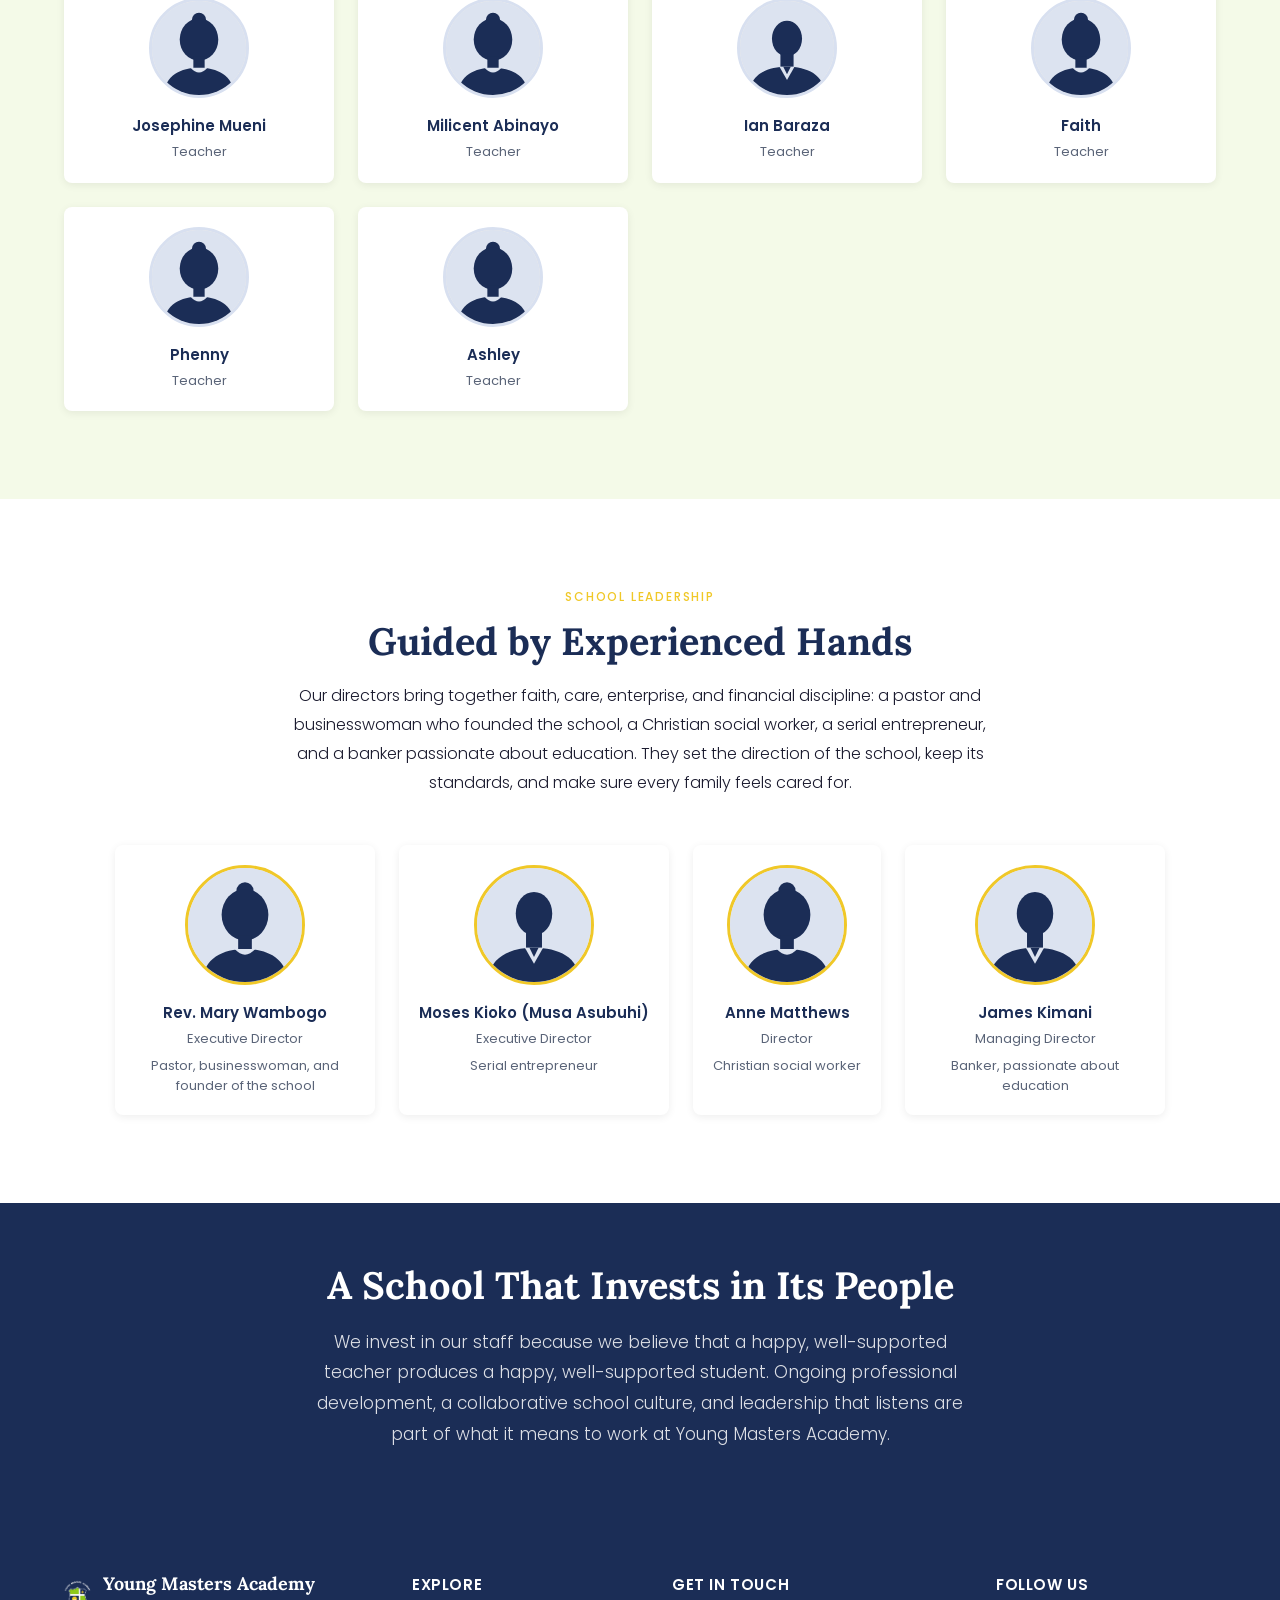
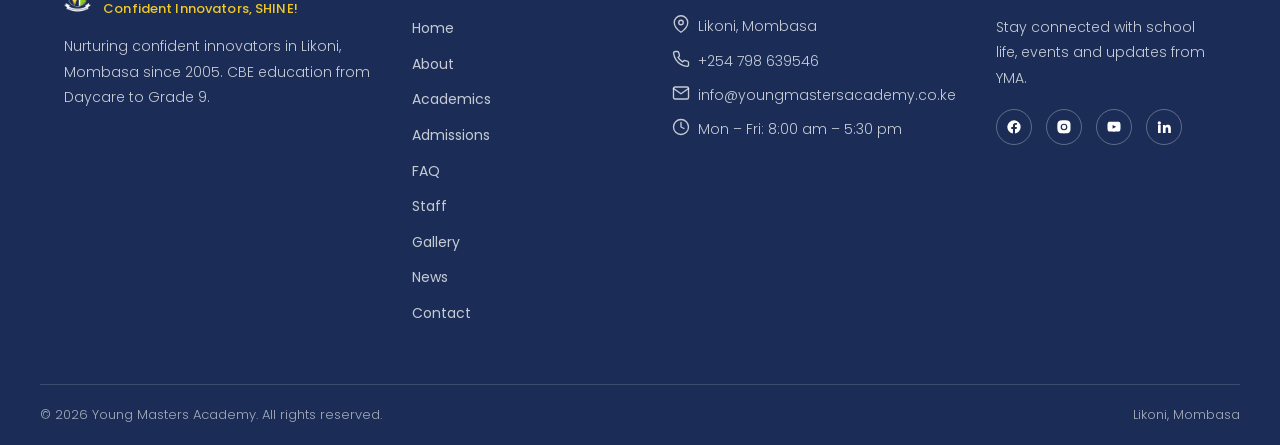
<file: staff.html>
<!DOCTYPE html>
<!--
  YOUNG MASTERS ACADEMY WEBSITE
  Phase 1 of 3 — Awareness & Information
  Built: 2025

  PHASE ROADMAP:
  Phase 1 (current): Static informational site — 8 pages, Formspree forms
  Phase 2 (next):    WhatsApp API, M-Pesa payments, CMS for content updates
  Phase 3 (future):  Parent/student portal, CBE progress tracking, admin dashboard

  School: Young Masters Academy, Likoni, Mombasa, Kenya
  Contact: info@youngmastersacademy.co.ke | +254 798 639546
-->
<!--
  SEO AUDIT — STAFF
  ══════════════════════════════════════════════════════════════
  [✓] Title tag: 50–60 chars, contains primary keyword
  [✓] Meta description: 100–160 chars, unique to this page
  [✓] H1: exactly one, contains primary keyword
  [✓] H2s: logical hierarchy, contain secondary keywords
  [✓] All images: have alt text, width, height attributes
  [✓] Hero image: N/A on this page (CSS background-image)
  [✓] Other images: loading="lazy"
  [✓] Internal links: at least 2 contextual links to other pages
  [✓] External links: rel="noopener noreferrer" target="_blank"
  [✓] OG tags: complete block present
  [✓] JSON-LD schema: LocalBusiness + School present
  [✓] JSON-LD schema: BreadcrumbList present
  [✓] Canonical tag: matches og:url exactly
  [✓] lang="en-KE" on <html> tag
  [✓] skip-link present as first element in <body>
  [✓] ARIA labels on nav, buttons, form fields
  [✓] Google Fonts: &display=swap present in link href
  [✓] Scripts: all non-critical scripts have defer attribute
  [✓] No inline styles or onclick handlers
  NOTE: assets/images/staff/ is empty — WebP conversion blocked
  until real staff photography is supplied. See end-of-task report.
  ══════════════════════════════════════════════════════════════
-->
<html lang="en-KE">
<head>
<meta charset="UTF-8">
<meta name="viewport" content="width=device-width, initial-scale=1.0">
<title>Meet Our Teachers | Young Masters Academy, Likoni</title>
<meta name="description" content="Meet the caring teachers and leaders at Young Masters Academy in Likoni, Mombasa, who know every child by name and help each one grow.">
<meta name="keywords" content="Young Masters Academy teachers, YMA staff, CBE teachers Mombasa, school leadership Likoni, qualified teachers Mombasa">
<meta name="author" content="Young Masters Academy">
<meta name="robots" content="index, follow">

<!-- Open Graph / Facebook / WhatsApp -->
<meta property="og:type" content="website">
<meta property="og:site_name" content="Young Masters Academy">
<meta property="og:url" content="https://www.youngmastersacademy.sc.ke/staff">
<meta property="og:title" content="Meet Our Teachers | Young Masters Academy, Likoni">
<meta property="og:description" content="Meet the caring teachers and leaders at Young Masters Academy in Likoni, Mombasa, who know every child by name and help each one grow.">
<meta property="og:image" content="https://www.youngmastersacademy.sc.ke/assets/images/logo/logo-main.png">
<meta property="og:image:width" content="2170">
<meta property="og:image:height" content="2429">
<meta property="og:image:alt" content="Young Masters Academy teaching staff — CBE-trained educators in Likoni, Mombasa">
<meta property="og:locale" content="en_KE">

<!-- Twitter / X Card -->
<meta name="twitter:card" content="summary_large_image">
<meta name="twitter:site" content="@youngmastersacademy">
<meta name="twitter:title" content="Meet Our Teachers | Young Masters Academy, Likoni">
<meta name="twitter:description" content="Meet the caring teachers and leaders at Young Masters Academy in Likoni, Mombasa, who know every child by name and help each one grow.">
<meta name="twitter:image" content="https://www.youngmastersacademy.sc.ke/assets/images/logo/logo-main.png">
<meta name="twitter:image:alt" content="Young Masters Academy teaching staff — CBE-trained educators in Likoni, Mombasa">

<!-- Canonical URL -->
<link rel="canonical" href="https://www.youngmastersacademy.sc.ke/staff">

<!-- Theme colour, geo, and language targeting -->
<meta name="theme-color" content="#182858">
<meta name="geo.region" content="KE-300">
<meta name="geo.placename" content="Likoni, Mombasa, Kenya">
<meta name="language" content="English">

<link rel="preconnect" href="https://fonts.googleapis.com">
<link rel="preconnect" href="https://fonts.gstatic.com" crossorigin>
<link href="https://fonts.googleapis.com/css2?family=Lora:wght@400;500;600;700&family=Poppins:wght@300;400;500;600&display=swap" rel="stylesheet">
<link rel="icon" type="image/x-icon" href="favicon.ico">
<link rel="icon" type="image/png" sizes="32x32" href="assets/images/logo/favicon-32.png">
<link rel="icon" type="image/png" sizes="16x16" href="assets/images/logo/favicon-16.png">
<link rel="icon" type="image/png" sizes="192x192" href="assets/images/logo/favicon-192.png">
<link rel="apple-touch-icon" sizes="180x180" href="apple-touch-icon.png">
<link rel="stylesheet" href="css/style.css">

<!-- School / LocalBusiness structured data -->
<script type="application/ld+json">
{
  "@context": "https://schema.org",
  "@type": ["School", "LocalBusiness"],
  "name": "Young Masters Academy",
  "alternateName": "YMA",
  "url": "https://www.youngmastersacademy.sc.ke",
  "logo": {
    "@type": "ImageObject",
    "url": "https://www.youngmastersacademy.sc.ke/assets/images/logo/logo-main.png",
    "width": 300,
    "height": 300
  },
  "image": "https://www.youngmastersacademy.sc.ke/assets/images/logo/logo-main.png",
  "description": "Young Masters Academy is a private CBE school in Likoni, Mombasa, Kenya, offering education from Daycare to Grade 9. Founded in 2005. Confident Innovators, SHINE!",
  "foundingDate": "2005",
  "priceRange": "KSh",
  "address": {
    "@type": "PostalAddress",
    "streetAddress": "Deliverance Church International Likoni compound, Likoni-Ukunda Road, Kitaruni",
    "addressLocality": "Mombasa",
    "addressRegion": "Coast",
    "addressCountry": "KE"
  },
  "geo": {
    "@type": "GeoCoordinates",
    "latitude": -4.0942,
    "longitude": 39.6495
  },
  "telephone": "+254798639546",
  "email": "info@youngmastersacademy.co.ke",
  "openingHoursSpecification": [
    {
      "@type": "OpeningHoursSpecification",
      "dayOfWeek": ["Monday", "Tuesday", "Wednesday", "Thursday", "Friday"],
      "opens": "08:00",
      "closes": "17:30"
    }
  ],
  "sameAs": [],
  "hasMap": "https://www.google.com/maps?q=-4.0942,39.6495",
  "curriculumType": "Competency Based Education (CBE)",
  "slogan": "Confident Innovators, SHINE!",
  "educationalLevel": ["Daycare", "ECD", "PP1", "PP2", "Grade 1", "Grade 2", "Grade 3", "Grade 4", "Grade 5", "Grade 6", "Grade 7", "Grade 8", "Grade 9"],
  "areaServed": {
    "@type": "GeoCircle",
    "geoMidpoint": {
      "@type": "GeoCoordinates",
      "latitude": -4.0942,
      "longitude": 39.6495
    },
    "geoRadius": "10000"
  }
}
</script>

<!-- Breadcrumb structured data -->
<script type="application/ld+json">
{
  "@context": "https://schema.org",
  "@type": "BreadcrumbList",
  "itemListElement": [
    {
      "@type": "ListItem",
      "position": 1,
      "name": "Home",
      "item": "https://www.youngmastersacademy.sc.ke/"
    },
    {
      "@type": "ListItem",
      "position": 2,
      "name": "Staff",
      "item": "https://www.youngmastersacademy.sc.ke/staff"
    }
  ]
}
</script>
</head>
<body>
<a href="#main-content" class="skip-link">Skip to main content</a>

<!-- ============ HEADER ============ -->
<header class="top-bar">
  <div class="container">
      <span>Mon – Fri: 8:00 am – 5:30 pm</span>
      <span class="top-bar-center"><a href="tel:+254798639546">+254 798 639546</a></span>
      <span><a href="mailto:info@youngmastersacademy.co.ke">info@youngmastersacademy.co.ke</a></span>
    </div>
</header>

<nav class="navbar" id="navbar" aria-label="Main navigation">
    <div class="container nav-inner">
      <a href="/" class="brand">
        <img src="assets/images/logo/logo-main.png" alt="Young Masters Academy logo — Confident Innovators, SHINE!" width="2170" height="2429">
        <span class="brand-text">
          <span class="brand-name">Young Masters Academy</span>
          <span class="tagline-italic">Confident Innovators, SHINE!</span>
        </span>
      </a>

      <div class="nav-links">
        <a href="/">Home</a>
        <a href="about">About</a>
        <a href="academics">Academics</a>
        <a href="admissions">Admissions</a>
        <a href="faq">FAQ</a>
        <a href="staff" class="active">Staff</a>
        <a href="gallery">Gallery</a>
        <a href="news">News</a>
        <a href="contact">Contact</a>
        <a href="https://portal.youngmastersacademy.sc.ke/guest/request" class="nav-cta" target="_blank" rel="noopener noreferrer">Apply Now</a>
      </div>

      <button class="hamburger" aria-label="Toggle menu" aria-expanded="false">
        <span></span><span></span><span></span>
      </button>
    </div>

    <div class="mobile-menu">
      <a href="/">Home</a>
      <a href="about">About</a>
      <a href="academics">Academics</a>
      <a href="admissions">Admissions</a>
      <a href="faq">FAQ</a>
      <a href="staff" class="active">Staff</a>
      <a href="gallery">Gallery</a>
      <a href="news">News</a>
      <a href="contact">Contact</a>
      <a href="https://portal.youngmastersacademy.sc.ke/guest/request" class="nav-cta" target="_blank" rel="noopener noreferrer">Apply Now</a>
    </div>
</nav>

<main id="main-content">

<!-- ============ SECTION 1: PAGE HERO ============ -->
<section class="hero hero-inner img-fallback-outdoor" style="background-image: url('assets/images/hero/hero-staff.jpg'); background-image: image-set(url('assets/images/hero/hero-staff.webp') type('image/webp'), url('assets/images/hero/hero-staff.jpg') type('image/jpeg'));">
  <div class="container">
    <div class="breadcrumb"><a href="/">Home</a><span>/</span>Our Team</div>
    <h1>Meet the Teachers Who Help Every Child SHINE</h1>
  </div>
</section>

<!-- ============ SECTION 2: INTRO ============ -->
<section class="section bg-white" style="padding-bottom: 40px;">
  <div class="container section-intro center reveal">
    <p style="font-weight: 300; font-size: 17px; line-height: 1.9;">Behind every student's success is a teacher who believed in them. At Young Masters Academy, our staff are not just educators — they are mentors, encouragers, and everyday role models. We are proud to introduce the team that makes this school come alive. Read more <a href="about">about our school</a> or find out how to <a href="admissions">join our community</a>.</p>
  </div>
</section>

<!-- ============ SECTION 3: TEACHING STAFF ============ -->
<section class="section bg-off-white">
  <div class="container">
    <div class="section-intro center reveal">
      <span class="section-label">Our Teachers</span>
      <h2>CBE-Trained, Committed, and Genuinely Caring</h2>
      <p class="body-text" style="margin-top: 18px;">Every teacher at Young Masters Academy is a qualified educator with training in the CBE. Our teachers are invested in the school, in each other, and in every child they teach.</p>
    </div>

    <div class="grid-4">
      <!-- UPDATE: Add surnames, classes and photos where marked Teacher or shown as initials. Order runs Daycare up to the highest grade; teachers without a class are last. -->
      <div class="staff-card reveal">
        <img src="assets/images/staff/silhouette-man.svg" alt="Photo of Simeon coming soon" class="staff-photo" width="200" height="200" loading="lazy">
        <div class="staff-name">Simeon</div>
        <div class="staff-role">Deputy Principal</div>
      </div>
      <div class="staff-card reveal">
        <img src="assets/images/staff/silhouette-woman.svg" alt="Photo of Harriet Nanjala coming soon" class="staff-photo" width="200" height="200" loading="lazy">
        <div class="staff-name">Harriet Nanjala</div>
        <div class="staff-role">Daycare Teacher</div>
      </div>
      <div class="staff-card reveal">
        <img src="assets/images/staff/silhouette-woman.svg" alt="Photo of Florence coming soon" class="staff-photo" width="200" height="200" loading="lazy">
        <div class="staff-name">Florence</div>
        <div class="staff-role">Daycare Teacher</div>
      </div>
      <div class="staff-card reveal">
        <img src="assets/images/staff/silhouette-woman.svg" alt="Photo of Margaret Kimaru coming soon" class="staff-photo" width="200" height="200" loading="lazy">
        <div class="staff-name">Margaret Kimaru</div>
        <div class="staff-role">PP1 Teacher</div>
      </div>
      <div class="staff-card reveal">
        <img src="assets/images/staff/silhouette-woman.svg" alt="Photo of Irene coming soon" class="staff-photo" width="200" height="200" loading="lazy">
        <div class="staff-name">Irene</div>
        <div class="staff-role">PP2 Teacher</div>
      </div>
      <div class="staff-card reveal">
        <img src="assets/images/staff/silhouette-woman.svg" alt="Photo of Binta Mukami coming soon" class="staff-photo" width="200" height="200" loading="lazy">
        <div class="staff-name">Binta Mukami</div>
        <div class="staff-role">Grade 1 Teacher</div>
      </div>
      <div class="staff-card reveal">
        <img src="assets/images/staff/silhouette-woman.svg" alt="Photo of Suzanne Kaluki coming soon" class="staff-photo" width="200" height="200" loading="lazy">
        <div class="staff-name">Suzanne Kaluki</div>
        <div class="staff-role">Grade 4 Teacher</div>
      </div>
      <div class="staff-card reveal">
        <img src="assets/images/staff/silhouette-woman.svg" alt="Photo of Hellen Mboya coming soon" class="staff-photo" width="200" height="200" loading="lazy">
        <div class="staff-name">Hellen Mboya</div>
        <div class="staff-role">Grade 8 Teacher</div>
      </div>
      <div class="staff-card reveal">
        <img src="assets/images/staff/silhouette-woman.svg" alt="Photo of Josephine Mueni coming soon" class="staff-photo" width="200" height="200" loading="lazy">
        <div class="staff-name">Josephine Mueni</div>
        <div class="staff-role">Teacher</div>
      </div>
      <div class="staff-card reveal">
        <img src="assets/images/staff/silhouette-woman.svg" alt="Photo of Milicent Abinayo coming soon" class="staff-photo" width="200" height="200" loading="lazy">
        <div class="staff-name">Milicent Abinayo</div>
        <div class="staff-role">Teacher</div>
      </div>
      <div class="staff-card reveal">
        <img src="assets/images/staff/silhouette-man.svg" alt="Photo of Ian Baraza coming soon" class="staff-photo" width="200" height="200" loading="lazy">
        <div class="staff-name">Ian Baraza</div>
        <div class="staff-role">Teacher</div>
      </div>
      <div class="staff-card reveal">
        <img src="assets/images/staff/silhouette-woman.svg" alt="Photo of Faith coming soon" class="staff-photo" width="200" height="200" loading="lazy">
        <div class="staff-name">Faith</div>
        <div class="staff-role">Teacher</div>
      </div>
      <div class="staff-card reveal">
        <img src="assets/images/staff/silhouette-woman.svg" alt="Photo of Phenny coming soon" class="staff-photo" width="200" height="200" loading="lazy">
        <div class="staff-name">Phenny</div>
        <div class="staff-role">Teacher</div>
      </div>
      <div class="staff-card reveal">
        <img src="assets/images/staff/silhouette-woman.svg" alt="Photo of Ashley coming soon" class="staff-photo" width="200" height="200" loading="lazy">
        <div class="staff-name">Ashley</div>
        <div class="staff-role">Teacher</div>
      </div>
</div>
  </div>
</section>

<!-- ============ SECTION 4: MANAGEMENT TEAM ============ -->
<section class="section bg-white">
  <div class="container">
    <div class="section-intro center reveal">
      <span class="section-label">School Leadership</span>
      <h2>Guided by Experienced Hands</h2>
      <p class="body-text" style="margin-top: 18px;">Our directors bring together faith, care, enterprise, and financial discipline: a pastor and businesswoman who founded the school, a Christian social worker, a serial entrepreneur, and a banker passionate about education. They set the direction of the school, keep its standards, and make sure every family feels cared for.</p>
    </div>
    <div class="flex-row center-text" style="justify-content: center;">
      <div class="staff-card director reveal">
        <img src="assets/images/staff/silhouette-woman.svg" alt="Photo of Rev. Mary Wambogo coming soon" class="staff-photo" width="200" height="200" loading="lazy">
        <div class="staff-name">Rev. Mary Wambogo</div>
        <div class="staff-role">Executive Director</div>
        <div class="staff-bio">Pastor, businesswoman, and founder of the school</div>
      </div>
      <div class="staff-card director reveal">
        <img src="assets/images/staff/silhouette-man.svg" alt="Photo of Moses Kioko coming soon" class="staff-photo" width="200" height="200" loading="lazy">
        <div class="staff-name">Moses Kioko (Musa Asubuhi)</div>
        <div class="staff-role">Executive Director</div>
        <div class="staff-bio">Serial entrepreneur</div>
      </div>
      <div class="staff-card director reveal">
        <img src="assets/images/staff/silhouette-woman.svg" alt="Photo of Anne Matthews coming soon" class="staff-photo" width="200" height="200" loading="lazy">
        <div class="staff-name">Anne Matthews</div>
        <div class="staff-role">Director</div>
        <div class="staff-bio">Christian social worker</div>
      </div>
      <div class="staff-card director reveal">
        <img src="assets/images/staff/silhouette-man.svg" alt="Photo of James Kimani coming soon" class="staff-photo" width="200" height="200" loading="lazy">
        <div class="staff-name">James Kimani</div>
        <div class="staff-role">Managing Director</div>
        <div class="staff-bio">Banker, passionate about education</div>
      </div>
    </div>
  </div>
</section>

<!-- ============ SECTION 5: STAFF VALUES STATEMENT ============ -->
<section class="bg-navy center-text" style="padding: 60px 0;">
  <div class="container" style="max-width: 720px;">
    <h2 class="reveal">A School That Invests in Its People</h2>
    <p class="reveal" style="font-weight: 300; color: rgba(255,255,255,0.85); font-size: 17px; margin-top: 18px;">We invest in our staff because we believe that a happy, well-supported teacher produces a happy, well-supported student. Ongoing professional development, a collaborative school culture, and leadership that listens are part of what it means to work at Young Masters Academy.</p>
  </div>
</section>
<!-- PHASE 2: Add "Join Our Team" section with live job listings from CMS -->

</main>

<!-- ============ FOOTER ============ -->
<footer class="footer">
  <div class="container footer-grid">
    <div class="footer-about">
      <a href="/" class="footer-brand">
        <img src="assets/images/logo/logo-white.png" alt="Young Masters Academy logo — Confident Innovators, SHINE!" width="2328" height="3508">
        <span class="footer-brand-text">
          <h2>Young Masters Academy</h2>
          <span class="tagline-italic">Confident Innovators, SHINE!</span>
        </span>
      </a>
      <p class="footer-blurb">Nurturing confident innovators in Likoni, Mombasa since 2005. CBE education from Daycare to Grade 9.</p>
    </div>

    <nav class="footer-links-col" aria-label="Footer navigation">
      <h4>Explore</h4>
      <ul class="footer-links">
        <li><a href="/">Home</a></li>
        <li><a href="about">About</a></li>
        <li><a href="academics">Academics</a></li>
        <li><a href="admissions">Admissions</a></li>
        <li><a href="faq">FAQ</a></li>
        <li><a href="staff">Staff</a></li>
        <li><a href="gallery">Gallery</a></li>
        <li><a href="news">News</a></li>
        <li><a href="contact">Contact</a></li>
      </ul>
    </nav>

    <div class="footer-contact-col">
      <h4>Get In Touch</h4>
      <ul class="footer-contact">
        <li><svg class="icon" viewBox="0 0 24 24" fill="none" stroke="currentColor" stroke-width="1.8" stroke-linecap="round" stroke-linejoin="round" aria-hidden="true"><path d="M21 10c0 7-9 13-9 13s-9-6-9-13a9 9 0 0 1 18 0z"/><circle cx="12" cy="10" r="3"/></svg> <span>Likoni, Mombasa</span></li>
        <li><svg class="icon" viewBox="0 0 24 24" fill="none" stroke="currentColor" stroke-width="1.8" stroke-linecap="round" stroke-linejoin="round" aria-hidden="true"><path d="M22 16.92v3a2 2 0 0 1-2.18 2 19.79 19.79 0 0 1-8.63-3.07 19.5 19.5 0 0 1-6-6 19.79 19.79 0 0 1-3.07-8.67A2 2 0 0 1 4.11 2h3a2 2 0 0 1 2 1.72c.13.96.36 1.9.7 2.81a2 2 0 0 1-.45 2.11L8.09 9.91a16 16 0 0 0 6 6l1.27-1.27a2 2 0 0 1 2.11-.45c.91.34 1.85.57 2.81.7A2 2 0 0 1 22 16.92z"/></svg> <a href="tel:+254798639546">+254 798 639546</a></li>
        <li><svg class="icon" viewBox="0 0 24 24" fill="none" stroke="currentColor" stroke-width="1.8" stroke-linecap="round" stroke-linejoin="round" aria-hidden="true"><path d="M4 4h16a2 2 0 0 1 2 2v12a2 2 0 0 1-2 2H4a2 2 0 0 1-2-2V6a2 2 0 0 1 2-2z"/><polyline points="22,6 12,13 2,6"/></svg> <a href="mailto:info@youngmastersacademy.co.ke">info@youngmastersacademy.co.ke</a></li>
        <li><svg class="icon" viewBox="0 0 24 24" fill="none" stroke="currentColor" stroke-width="1.8" stroke-linecap="round" stroke-linejoin="round" aria-hidden="true"><circle cx="12" cy="12" r="10"/><polyline points="12,6 12,12 16,14"/></svg> <span>Mon – Fri: 8:00 am – 5:30 pm</span></li>
      </ul>
    </div>

    <div class="footer-connect">
      <h4>Follow Us</h4>
      <p>Stay connected with school life, events and updates from YMA.</p>
      <div class="social-row">
        <a href="https://www.facebook.com" aria-label="Young Masters Academy on Facebook" target="_blank" rel="noopener noreferrer">
          <svg viewBox="0 0 24 24"><path d="M22 12a10 10 0 1 0-11.6 9.9v-7H7.9V12h2.5V9.8c0-2.5 1.5-3.9 3.8-3.9 1.1 0 2.2.2 2.2.2v2.5h-1.3c-1.2 0-1.6.8-1.6 1.6V12h2.8l-.4 2.9h-2.4v7A10 10 0 0 0 22 12Z"/></svg>
        </a>
        <!-- UPDATE: Replace with actual YMA Facebook URL before going live -->
        <a href="https://www.instagram.com" aria-label="Young Masters Academy on Instagram" target="_blank" rel="noopener noreferrer">
          <svg viewBox="0 0 24 24"><path d="M12 2c2.7 0 3.1 0 4.1.1 1.1 0 1.8.2 2.4.5.6.2 1.1.6 1.6 1.1.5.5.8.9 1.1 1.6.3.6.5 1.3.5 2.4.1 1 .1 1.4.1 4.1s0 3.1-.1 4.1c0 1.1-.2 1.8-.5 2.4-.3.6-.6 1.1-1.1 1.6-.5.5-1 .8-1.6 1.1-.6.3-1.3.5-2.4.5-1 .1-1.4.1-4.1.1s-3.1 0-4.1-.1c-1.1 0-1.8-.2-2.4-.5-.6-.3-1.1-.6-1.6-1.1-.5-.5-.8-1-1.1-1.6-.3-.6-.5-1.3-.5-2.4C2 15.1 2 14.7 2 12s0-3.1.1-4.1c0-1.1.2-1.8.5-2.4.3-.7.6-1.1 1.1-1.6.5-.5.9-.8 1.6-1.1.6-.3 1.3-.5 2.4-.5C8.9 2 9.3 2 12 2Zm0 5a5 5 0 1 0 0 10 5 5 0 0 0 0-10Zm0 8.2a3.2 3.2 0 1 1 0-6.4 3.2 3.2 0 0 1 0 6.4Zm5.2-8.4a1.2 1.2 0 1 1-2.4 0 1.2 1.2 0 0 1 2.4 0Z"/></svg>
        </a>
        <!-- UPDATE: Replace with actual YMA Instagram URL before going live -->
        <a href="https://www.youtube.com" aria-label="Young Masters Academy on YouTube" target="_blank" rel="noopener noreferrer">
          <svg viewBox="0 0 24 24"><path d="M21.6 7.2s-.2-1.5-.8-2.1c-.8-.8-1.7-.8-2.1-.9C15.9 4 12 4 12 4h0s-3.9 0-6.7.2c-.4 0-1.3.1-2.1.9-.6.6-.8 2.1-.8 2.1S2.2 9 2.2 10.7v1.6c0 1.7.2 3.5.2 3.5s.2 1.5.8 2.1c.8.8 1.8.8 2.3.9C7.3 19 12 19 12 19s3.9 0 6.7-.2c.4 0 1.3-.1 2.1-.9.6-.6.8-2.1.8-2.1s.2-1.7.2-3.5v-1.6c0-1.7-.2-3.5-.2-3.5ZM9.9 14.6V8.9l5.4 2.8-5.4 2.9Z"/></svg>
        </a>
        <!-- UPDATE: Replace with actual YMA YouTube URL before going live -->
        <a href="https://www.linkedin.com" aria-label="Young Masters Academy on LinkedIn" target="_blank" rel="noopener noreferrer">
          <svg viewBox="0 0 24 24"><path d="M4.98 3.5a2.5 2.5 0 1 1 0 5 2.5 2.5 0 0 1 0-5ZM3 9h4v12H3V9Zm7 0h3.8v1.6h.1c.5-.9 1.8-1.9 3.7-1.9 4 0 4.7 2.6 4.7 6v6.3h-4v-5.6c0-1.3 0-3-1.8-3s-2.1 1.4-2.1 2.9V21h-4V9Z"/></svg>
        </a>
        <!-- UPDATE: Replace with actual YMA LinkedIn URL before going live -->
      </div>
    </div>
  </div>

  <div class="container footer-bottom">
    <span>© 2026 Young Masters Academy. All rights reserved.</span>
    <span>Likoni, Mombasa</span>
  </div>
</footer>
<!-- PHASE 2: Replace social links with actual verified YMA social accounts -->

<script src="js/main.js" defer></script>
</body>
</html>
</file>
<file: css/style.css>
/* ============================================================
   YOUNG MASTERS ACADEMY — STYLESHEET
   Phase 1 of 3 — Awareness & Information
   ============================================================ */

/* ============================================================
   1. CSS CUSTOM PROPERTIES (variables)
   ============================================================ */
:root {
  --navy:        #1B2D56;
  --lime:        #8EC819;
  --gold:        #F0C828;
  --white:       #FFFFFF;
  --off-white:   #F4FAE8;
  --text-dark:   #1A1A2E;
  --text-mid:    #5A6478;
  --border:      #D8E0F0;
  --navy-hover:  #142244;
  --gold-hover:  #C8A010;
  --lime-hover:  #74A614;
  --whatsapp:    #25D366;

  --font-display: 'Lora', Georgia, serif;
  --font-body:    'Poppins', sans-serif;

  --img-fallback-outdoor: #E8EDE9;
  --img-fallback-portrait: #F0EDE8;
}

/* ============================================================
   2. RESET & BASE
   ============================================================ */
*, *::before, *::after { box-sizing: border-box; margin: 0; padding: 0; }

html { scroll-behavior: smooth; }

@media (prefers-reduced-motion: reduce) {
  html { scroll-behavior: auto; }
  *, *::before, *::after {
    animation-duration: 0.01ms !important;
    animation-iteration-count: 1 !important;
    transition-duration: 0.01ms !important;
    scroll-behavior: auto !important;
  }
}

body {
  font-family: var(--font-body);
  font-weight: 300;
  color: var(--text-dark);
  background: var(--white);
  line-height: 1.6;
  overflow-x: hidden;
}

img {
  max-width: 100%;
  display: block;
  height: auto;
}

a {
  text-decoration: none;
  color: inherit;
}

ul { list-style: none; }

button {
  font-family: var(--font-body);
  cursor: pointer;
  border: none;
  background: none;
}

input, textarea {
  font-family: var(--font-body);
}

a:focus-visible,
button:focus-visible,
input:focus-visible,
textarea:focus-visible,
[tabindex]:focus-visible {
  outline: 3px solid var(--gold);
  outline-offset: 2px;
}

/* Image fallback backgrounds */
.img-fallback-outdoor { background-color: var(--img-fallback-outdoor); }
.img-fallback-portrait { background-color: var(--img-fallback-portrait); }

/* Accessibility: visually-hidden text and skip link */
.sr-only {
  position: absolute;
  width: 1px;
  height: 1px;
  padding: 0;
  margin: -1px;
  overflow: hidden;
  clip: rect(0, 0, 0, 0);
  white-space: nowrap;
  border: 0;
}

.skip-link {
  position: absolute;
  top: -40px;
  left: 0;
  background: var(--navy);
  color: var(--white);
  padding: 8px 16px;
  text-decoration: none;
  font-family: var(--font-body);
  font-size: 14px;
  z-index: 9999;
  transition: top 0.2s;
}
.skip-link:focus {
  top: 0;
}

/* ============================================================
   3. TYPOGRAPHY
   ============================================================ */
h1, h2, h3 {
  font-family: var(--font-display);
  color: var(--navy);
  line-height: 1.2;
  font-weight: 700;
}

h1 { font-size: 52px; }
h2 { font-size: 38px; }
h3 { font-size: 22px; }

p { line-height: 1.8; }

.tagline-italic {
  font-family: var(--font-display);
  font-style: normal;
}

.section-label {
  display: block;
  font-family: var(--font-body);
  font-weight: 500;
  font-size: 12px;
  letter-spacing: 0.15em;
  color: var(--gold);
  text-transform: uppercase;
  margin-bottom: 12px;
}

.section-intro { margin-bottom: 48px; }
.section-intro.center { text-align: center; max-width: 720px; margin-left: auto; margin-right: auto; }

.body-text {
  font-weight: 300;
  color: var(--text-dark);
  font-size: 16px;
  line-height: 1.8;
}

/* ============================================================
   4. LAYOUT UTILITIES
   ============================================================ */
.container {
  width: 100%;
  max-width: 1200px;
  margin: 0 auto;
  padding: 0 24px;
}

.section { padding: 88px 0; }
.section-tight { padding: 60px 0; }

.bg-white { background: var(--white); }
.bg-off-white { background: var(--off-white); }
.bg-navy { background: var(--navy); color: var(--white); }
.bg-navy h2, .bg-navy h3 { color: var(--white); }

.two-col {
  display: grid;
  grid-template-columns: 1fr 1fr;
  gap: 56px;
  align-items: center;
}

.two-col.reverse .col-media { order: 2; }
.two-col.reverse .col-text { order: 1; }

.col-media img,
.col-media .media-box {
  border-radius: 8px;
  width: 100%;
  aspect-ratio: 4 / 3;
  object-fit: cover;
}

.center-text { text-align: center; }

.grid-3 { display: grid; grid-template-columns: repeat(3, 1fr); gap: 32px; }
.grid-4 { display: grid; grid-template-columns: repeat(4, 1fr); gap: 24px; }
.grid-5 { display: grid; grid-template-columns: repeat(5, 1fr); gap: 24px; }

.flex-row { display: flex; flex-wrap: wrap; gap: 24px; }

/* Breadcrumb */
.breadcrumb {
  font-family: var(--font-body);
  font-size: 14px;
  color: var(--white);
  margin-bottom: 16px;
}
.breadcrumb a { opacity: 0.85; }
.breadcrumb a:hover { opacity: 1; text-decoration: underline; }
.breadcrumb span { opacity: 0.6; margin: 0 6px; }

/* Reveal-on-scroll */
.reveal {
  opacity: 0;
  transform: translateY(24px);
  transition: opacity 0.7s ease, transform 0.7s ease;
}
.reveal.visible {
  opacity: 1;
  transform: translateY(0);
}

/* ============================================================
   5. NAVBAR
   ============================================================ */
.top-bar {
  background: var(--navy);
  color: var(--white);
  font-size: 13px;
  font-weight: 400;
}
.top-bar .container {
  display: flex;
  justify-content: space-between;
  align-items: center;
  padding-top: 8px;
  padding-bottom: 8px;
  gap: 16px;
}
.top-bar a { color: var(--white); }
.top-bar a:hover { color: var(--gold); }
.top-bar-center { flex: 1; text-align: center; }

.navbar {
  background: var(--white);
  position: sticky;
  top: 0;
  z-index: 200;
  transition: box-shadow 0.25s ease, background-color 0.25s ease;
}
.navbar.scrolled {
  background-color: rgba(255,255,255,0.97);
  box-shadow: 0 2px 12px rgba(27,45,86,0.12);
}

.nav-inner {
  display: flex;
  align-items: center;
  justify-content: space-between;
  padding-top: 14px;
  padding-bottom: 14px;
}

.brand {
  display: flex;
  align-items: center;
  gap: 12px;
}
.brand img { height: 52px; width: auto; }
.brand-text .brand-name {
  display: block;
  font-family: var(--font-display);
  font-weight: 700;
  font-size: 20px;
  color: var(--navy);
  line-height: 1.1;
}
.brand-text .tagline-italic {
  display: block;
  font-size: 13px;
  color: var(--gold);
  margin-top: 2px;
}

.nav-links {
  display: flex;
  align-items: center;
  gap: 28px;
}
.nav-links a {
  font-weight: 500;
  font-size: 15px;
  color: var(--text-dark);
  padding-bottom: 4px;
  border-bottom: 2px solid transparent;
  transition: color 0.2s ease, border-color 0.2s ease;
}
.nav-links a:hover { color: var(--navy); }
.nav-links a.active {
  color: var(--navy);
  border-bottom-color: var(--lime);
}

.nav-cta {
  background: var(--gold);
  color: var(--white) !important;
  font-weight: 600;
  padding: 10px 22px;
  border-radius: 4px;
  white-space: nowrap;
  transition: background-color 0.2s ease;
}
.nav-cta:hover { background: var(--gold-hover); }

.hamburger {
  display: none;
  flex-direction: column;
  gap: 5px;
  width: 32px;
  height: 32px;
  align-items: center;
  justify-content: center;
}
.hamburger span {
  display: block;
  width: 24px;
  height: 2px;
  background: var(--navy);
  transition: transform 0.25s ease, opacity 0.25s ease;
}
.hamburger.open span:nth-child(1) { transform: translateY(7px) rotate(45deg); }
.hamburger.open span:nth-child(2) { opacity: 0; }
.hamburger.open span:nth-child(3) { transform: translateY(-7px) rotate(-45deg); }

.mobile-menu {
  display: none;
  flex-direction: column;
  background: var(--white);
  border-top: 1px solid var(--border);
  overflow: hidden;
  max-height: 0;
  transition: max-height 0.3s ease;
}
.mobile-menu.open { max-height: 640px; }
.mobile-menu a {
  padding: 14px 24px;
  font-weight: 500;
  font-size: 15px;
  color: var(--text-dark);
  border-bottom: 1px solid var(--border);
}
.mobile-menu a.active { color: var(--navy); background: var(--off-white); }
.mobile-menu .nav-cta {
  margin: 16px 24px;
  text-align: center;
}

/* ============================================================
   6. HERO SECTIONS
   ============================================================ */
.hero {
  position: relative;
  background-color: var(--img-fallback-outdoor);
  background-size: cover;
  background-position: center;
  display: flex;
  align-items: center;
  color: var(--white);
}
.hero::before {
  content: "";
  position: absolute;
  inset: 0;
  /* Blue-tinted overlay: keeps white text readable while letting the photo's colour show through */
  background: linear-gradient(135deg, rgba(22, 50, 125, 0.82) 0%, rgba(34, 82, 178, 0.60) 100%);
}
.hero .container {
  position: relative;
  z-index: 1;
}

.hero-full { min-height: 100vh; padding: 140px 0 80px; }
.hero-inner { min-height: 380px; padding: 60px 0; }

.hero-content { max-width: 720px; }
.hero h1 { color: var(--white); font-size: 52px; text-shadow: 0 2px 12px rgba(10, 25, 70, 0.45); }
.hero-full .hero-content { margin: 0 auto; text-align: center; }
.hero-sub {
  font-weight: 300;
  font-size: 20px;
  color: var(--white);
  margin-top: 20px;
  max-width: 640px;
}
.hero-full .hero-sub { margin-left: auto; margin-right: auto; }

.hero-buttons {
  display: flex;
  gap: 16px;
  margin-top: 32px;
  flex-wrap: wrap;
}
.hero-full .hero-buttons { justify-content: center; }

/* ============================================================
   7. SECTION LABELS (gold uppercase above headings)
   ============================================================ */
/* see .section-label in Typography */

/* ============================================================
   8. STATS BAR
   ============================================================ */
.stats-bar {
  background: var(--navy);
  padding: 80px 0;
}
.stats-grid {
  display: flex;
  justify-content: space-evenly;
  flex-wrap: wrap;
  gap: 40px;
  text-align: center;
}
.stat-number {
  font-family: var(--font-display);
  color: var(--white);
  font-size: 48px;
  font-weight: 700;
}
.stat-label {
  font-size: 15px;
  color: rgba(255,255,255,0.8);
  margin-top: 6px;
  max-width: 200px;
}

/* ============================================================
   9. CARDS (staff, class level, activity, news)
   ============================================================ */
.card {
  background: var(--white);
  border: 1px solid var(--border);
  border-radius: 8px;
  padding: 32px;
  border-top: 4px solid transparent;
  transition: border-color 0.25s ease, transform 0.25s ease;
}
.card:hover {
  border-top-color: var(--gold);
  transform: translateY(-3px);
}
.card .card-icon { color: var(--gold); font-size: 34px; margin-bottom: 16px; display: block; }
.card h3 { margin-bottom: 12px; }
.card p { font-size: 15px; color: var(--text-mid); }

/* Icon system: inline SVGs replace emoji throughout the site */
.icon {
  width: 18px;
  height: 18px;
  flex-shrink: 0;
  vertical-align: middle;
  color: currentColor;
}
.card-icon .icon,
.activity-card .card-icon .icon {
  width: 1em;
  height: 1em;
}

/* Academic level preview card */
.level-card {
  background: var(--white);
  border-radius: 8px;
  border-top: 4px solid var(--lime);
  padding: 24px;
  display: flex;
  flex-direction: column;
}
.level-card img {
  width: 100%;
  border-radius: 6px;
  aspect-ratio: 4/3;
  object-fit: cover;
  margin-bottom: 16px;
}
.level-card .level-label {
  font-family: var(--font-body);
  font-weight: 600;
  font-size: 13px;
  letter-spacing: 0.06em;
  color: var(--navy);
  text-transform: uppercase;
  margin-bottom: 8px;
}
.level-card p { font-size: 14px; color: var(--text-mid); flex: 1; }
.level-card .card-link {
  margin-top: 14px;
  font-weight: 600;
  font-size: 14px;
  color: var(--navy);
}
.level-card .card-link:hover { text-decoration: underline; }

/* Staff card */
.staff-card {
  background: var(--white);
  border-radius: 8px;
  padding: 20px;
  text-align: center;
  box-shadow: 0 2px 8px rgba(0,0,0,0.07);
}
.staff-photo {
  width: 100px;
  height: 100px;
  border-radius: 50%;
  object-fit: cover;
  border: 3px solid var(--border);
  margin: 0 auto 16px;
  background-color: var(--img-fallback-portrait);
}
.staff-card.director .staff-photo {
  width: 120px;
  height: 120px;
  border-color: var(--gold);
}
.staff-name { font-weight: 600; color: var(--navy); font-size: 15px; }
.staff-role { font-weight: 400; color: var(--text-mid); font-size: 13px; margin-top: 4px; }

.staff-photo.initials {
  display: flex;
  align-items: center;
  justify-content: center;
  background: var(--gold);
  color: var(--white);
  font-weight: 600;
  font-size: 24px;
}

/* Activity card */
.activity-card {
  background: rgba(255,255,255,0.08);
  border-radius: 8px;
  padding: 24px;
  flex: 1 1 220px;
}
.activity-card .card-icon { color: var(--gold); font-size: 36px; margin-bottom: 14px; }
.activity-card h3 { color: var(--white); font-size: 16px; font-weight: 600; font-family: var(--font-body); }
.activity-card p { color: rgba(255,255,255,0.8); font-size: 14px; margin-top: 8px; }

/* News card */
.news-card {
  background: var(--white);
  border: 1px solid var(--border);
  border-radius: 8px;
  overflow: hidden;
  display: flex;
  flex-direction: column;
}
.news-card img { width: 100%; aspect-ratio: 16/10; object-fit: cover; background-color: var(--img-fallback-outdoor); }
.news-card-body { padding: 22px; display: flex; flex-direction: column; flex: 1; }
.tag-badge {
  display: inline-block;
  background: var(--gold);
  color: var(--white);
  font-weight: 500;
  font-size: 12px;
  letter-spacing: 0.04em;
  text-transform: uppercase;
  padding: 4px 10px;
  border-radius: 4px;
  margin-bottom: 12px;
  align-self: flex-start;
}
.news-card h3 { font-size: 19px; margin-bottom: 10px; }
.news-card p { font-size: 14px; color: var(--text-mid); flex: 1; }
.news-date { font-size: 13px; color: var(--text-mid); margin-top: 14px; }
.news-link { font-weight: 600; color: var(--navy); font-size: 14px; margin-top: 10px; display: inline-block; }
.news-link:hover { text-decoration: underline; }

.featured-post {
  background: var(--off-white);
  border-radius: 8px;
  display: grid;
  grid-template-columns: 1fr 1fr;
  overflow: hidden;
  margin-bottom: 48px;
}
.featured-post img { width: 100%; height: 100%; object-fit: cover; background-color: var(--img-fallback-outdoor); }
.featured-post-body { padding: 40px; display: flex; flex-direction: column; justify-content: center; }
.featured-post-body h2 { font-size: 28px; margin-bottom: 14px; }
.featured-post-body p { color: var(--text-mid); font-size: 15px; }

/* ============================================================
   10. SHINE VALUES CARDS
   ============================================================ */
.shine-grid {
  display: flex;
  gap: 20px;
  flex-wrap: wrap;
}
.shine-card {
  background: rgba(255,255,255,0.08);
  border-radius: 8px;
  padding: 28px;
  border: 1px solid rgba(255,255,255,0.15);
  flex: 1 1 180px;
  transition: background-color 0.25s ease;
}
.shine-card:hover, .shine-card:focus-within { background: var(--white); border-color: var(--white); }
.shine-letter {
  font-family: var(--font-display);
  color: var(--gold);
  font-size: 64px;
  font-weight: 700;
  line-height: 1;
}
.shine-name {
  font-weight: 600;
  color: var(--white);
  font-size: 16px;
  margin-top: 12px;
}
.shine-desc {
  font-weight: 300;
  color: rgba(255,255,255,0.8);
  font-size: 14px;
  margin-top: 10px;
}

/* ============================================================
   11. BUTTONS
   ============================================================ */
.btn {
  display: inline-block;
  font-family: var(--font-body);
  font-weight: 600;
  font-size: 15px;
  padding: 14px 32px;
  border-radius: 4px;
  transition: background-color 0.2s ease, color 0.2s ease, border-color 0.2s ease;
  text-align: center;
}
.btn-primary {
  background: var(--gold);
  color: var(--white);
}
.btn-primary:hover { background: var(--gold-hover); }

.btn-secondary-dark {
  border: 2px solid var(--navy);
  color: var(--navy);
  padding: 12px 30px;
}
.btn-secondary-dark:hover { background: var(--navy); color: var(--white); }

.btn-outline-white {
  border: 2px solid var(--white);
  color: var(--white);
  padding: 12px 30px;
}
.btn-outline-white:hover { background: var(--white); color: var(--navy); }

.btn-text {
  font-weight: 600;
  color: var(--navy);
  font-size: 15px;
}
.btn-text:hover { text-decoration: underline; }

/* ============================================================
   12. FORMS
   ============================================================ */
.form-group { margin-bottom: 20px; }
.form-group label {
  display: block;
  font-weight: 500;
  font-size: 14px;
  color: var(--text-dark);
  margin-bottom: 6px;
}
.form-group .field-note {
  display: block;
  font-weight: 300;
  font-size: 12px;
  color: var(--text-mid);
  margin-top: 4px;
}
.form-group input,
.form-group textarea {
  width: 100%;
  font-weight: 400;
  font-size: 15px;
  border: 1px solid var(--border);
  border-radius: 4px;
  padding: 12px;
  color: var(--text-dark);
  background: var(--white);
  transition: border-color 0.2s ease;
}
.form-group input:focus,
.form-group textarea:focus {
  border-color: var(--navy);
  outline: none;
}
.form-submit {
  width: 100%;
  background: var(--gold);
  color: var(--white);
  font-weight: 600;
  padding: 14px;
  border-radius: 4px;
  font-size: 15px;
  transition: background-color 0.2s ease;
}
.form-submit:hover { background: var(--gold-hover); }

.form-success {
  display: none;
  background: #E8F5EE;
  border-left: 4px solid var(--navy);
  padding: 16px;
  margin-top: 20px;
  font-size: 14px;
  color: var(--text-dark);
}
.form-success.visible { display: block; }

.inline-form {
  display: flex;
  gap: 12px;
  max-width: 480px;
  margin: 28px auto 0;
  flex-wrap: wrap;
}
.inline-form input {
  flex: 1 1 220px;
  min-width: 0;
  padding: 12px 14px;
  border-radius: 4px;
  border: 1px solid var(--border);
  font-size: 15px;
}
.inline-form button {
  background: var(--gold);
  color: var(--white);
  font-weight: 600;
  padding: 12px 24px;
  border-radius: 4px;
  transition: background-color 0.2s ease;
}
.inline-form button:hover { background: var(--gold-hover); }

/* ============================================================
   13. GALLERY GRID
   ============================================================ */
.filter-tabs {
  display: flex;
  gap: 12px;
  flex-wrap: wrap;
  margin-bottom: 40px;
}
.filter-tab {
  font-weight: 500;
  font-size: 14px;
  padding: 8px 18px;
  border-radius: 20px;
  border: 1px solid var(--border);
  color: var(--text-dark);
  transition: background-color 0.2s ease, color 0.2s ease, border-color 0.2s ease;
}
.filter-tab.active,
.filter-tab:hover {
  background: var(--gold);
  color: var(--white);
  border-color: var(--gold);
}

.gallery-grid {
  display: grid;
  grid-template-columns: repeat(4, 1fr);
  gap: 20px;
}
.gallery-item {
  position: relative;
  border-radius: 8px;
  overflow: hidden;
  aspect-ratio: 1 / 1;
  background-color: var(--img-fallback-outdoor);
}
.gallery-item img {
  width: 100%;
  height: 100%;
  object-fit: cover;
  transition: transform 0.3s ease;
}
.gallery-item::after {
  content: "";
  position: absolute;
  inset: 0;
  background: rgba(27,45,86,0.4);
  opacity: 0;
  transition: opacity 0.3s ease;
}
.gallery-item:hover img { transform: scale(1.03); }
.gallery-item:hover::after { opacity: 1; }
.gallery-item.hidden { display: none; }

/* ============================================================
   14. TESTIMONIALS
   ============================================================ */
.testimonial-featured { max-width: 720px; margin: 0 auto; text-align: center; }
.quote-mark {
  color: var(--gold);
  font-family: var(--font-display);
  font-size: 80px;
  line-height: 1;
  display: block;
}
.testimonial-featured .quote-text {
  font-family: var(--font-display);
  font-style: normal;
  color: var(--text-dark);
  font-size: 20px;
  line-height: 1.9;
}
.testimonial-featured .quote-attribution {
  font-weight: 500;
  color: var(--gold);
  font-size: 14px;
  margin-top: 20px;
  display: block;
}

.testimonial-card {
  background: var(--white);
  border-radius: 8px;
  padding: 32px;
  border: 1px solid var(--border);
}
.testimonial-card .quote-mark { font-size: 48px; margin-bottom: 12px; }
.testimonial-card p { font-weight: 300; font-size: 16px; line-height: 1.8; color: var(--text-dark); }
.testimonial-card .quote-attribution {
  font-weight: 600;
  color: var(--navy);
  font-size: 14px;
  margin-top: 18px;
  display: block;
}

/* ============================================================
   15. CTA BANNER
   ============================================================ */
.cta-banner {
  background: linear-gradient(135deg, #1B2D56 0%, #142244 100%);
  padding: 80px 0;
  text-align: center;
  color: var(--white);
}
.cta-banner h2 { color: var(--white); font-size: 42px; }
.cta-banner p {
  color: rgba(255,255,255,0.85);
  font-weight: 300;
  font-size: 18px;
  max-width: 640px;
  margin: 18px auto 0;
}
.cta-banner .hero-buttons { justify-content: center; margin-top: 32px; }

/* ============================================================
   16. FOOTER
   ============================================================ */
.footer {
  background: var(--navy);
  color: var(--white);
  padding-top: 64px;
}
.footer-grid {
  display: grid;
  grid-template-columns: 1.4fr 1fr 1fr 1fr;
  gap: 40px;
  padding-bottom: 48px;
}
.footer-brand { display: flex; align-items: center; gap: 10px; margin-bottom: 14px; }
.footer-brand img { height: 44px; width: auto; flex-shrink: 0; }
.footer-brand-text h2 { font-size: 18px; color: var(--white); font-family: var(--font-display); }
.footer-brand-text .tagline-italic { color: var(--gold); font-size: 13px; }
.footer-blurb { font-weight: 300; font-size: 14px; color: rgba(255,255,255,0.75); margin-top: 14px; }

.footer h4 {
  font-family: var(--font-body);
  font-weight: 600;
  font-size: 15px;
  color: var(--white);
  margin-bottom: 18px;
  text-transform: uppercase;
  letter-spacing: 0.04em;
}
.footer-links li { margin-bottom: 10px; }
.footer-links a { font-weight: 400; font-size: 14px; color: rgba(255,255,255,0.75); transition: color 0.2s ease; }
.footer-links a:hover { color: var(--gold); }

.footer-contact li { font-size: 14px; color: rgba(255,255,255,0.75); margin-bottom: 12px; display: flex; gap: 8px; }
.footer-contact a { color: rgba(255,255,255,0.75); }
.footer-contact a:hover { color: var(--gold); }

.footer-connect p { font-size: 14px; color: rgba(255,255,255,0.75); margin-bottom: 18px; }
.social-row { display: flex; gap: 14px; }
.social-row a {
  width: 36px;
  height: 36px;
  border-radius: 50%;
  border: 1px solid rgba(255,255,255,0.3);
  display: flex;
  align-items: center;
  justify-content: center;
  color: var(--white);
  transition: color 0.2s ease, border-color 0.2s ease;
}
.social-row a:hover { color: var(--gold); border-color: var(--gold); }
.social-row svg { width: 16px; height: 16px; fill: currentColor; }

.footer-bottom {
  border-top: 1px solid rgba(255,255,255,0.15);
  padding: 20px 0;
  display: flex;
  justify-content: space-between;
  flex-wrap: wrap;
  gap: 8px;
  font-size: 13px;
  color: rgba(255,255,255,0.6);
}

/* ============================================================
   17. PAGE-SPECIFIC OVERRIDES
   ============================================================ */

/* Intake badge (admissions) */
.intake-badge {
  background: var(--gold);
  border-radius: 8px;
  padding: 28px 32px;
  text-align: center;
  max-width: 340px;
  margin: 0 auto;
}
.intake-badge .intake-label {
  font-weight: 500;
  font-size: 13px;
  color: var(--white);
  text-transform: uppercase;
  letter-spacing: 0.08em;
}
.intake-badge .intake-status {
  font-family: var(--font-display);
  color: var(--white);
  font-size: 28px;
  margin-top: 10px;
}
.intake-badge .intake-sub {
  font-weight: 300;
  font-size: 14px;
  color: var(--white);
  margin-top: 8px;
}

/* Admissions steps timeline */
.steps-timeline {
  display: grid;
  grid-template-columns: repeat(4, 1fr);
  gap: 28px;
}
.step {
  text-align: left;
}
.step-number {
  width: 56px;
  height: 56px;
  border-radius: 50%;
  background: var(--gold);
  color: var(--white);
  font-family: var(--font-display);
  font-size: 26px;
  display: flex;
  align-items: center;
  justify-content: center;
  margin-bottom: 18px;
}
.step h3 { font-family: var(--font-body); font-weight: 600; color: var(--navy); font-size: 18px; }
.step p { font-weight: 300; font-size: 15px; margin-top: 10px; color: var(--text-dark); }
.step .btn-text { margin-top: 12px; display: inline-block; }

/* Checklist */
.checklist { max-width: 640px; }
.checklist li {
  display: flex;
  align-items: flex-start;
  gap: 12px;
  font-weight: 400;
  font-size: 15px;
  padding: 10px 0;
  border-bottom: 1px solid var(--border);
}
.checklist li:last-child { border-bottom: none; }
.checklist .check-icon { color: var(--gold); font-weight: 700; flex-shrink: 0; }
.checklist-note { margin-top: 20px; font-style: normal; color: var(--text-mid); font-size: 14px; }

/* Contact page */
.contact-details-list { margin-top: 24px; }
.contact-details-list li {
  display: flex;
  align-items: center;
  gap: 12px;
  font-size: 15px;
  padding: 10px 0;
}
.contact-whatsapp {
  font-weight: 600;
  color: var(--whatsapp);
  font-size: 15px;
  display: inline-flex;
  align-items: center;
  gap: 10px;
  margin-top: 8px;
}
.tours-box {
  background: var(--off-white);
  border-radius: 8px;
  padding: 20px;
  margin-top: 24px;
}
.tours-box h4 { font-weight: 600; color: var(--navy); font-size: 15px; margin-bottom: 8px; font-family: var(--font-body); }
.tours-box p { font-weight: 300; font-size: 14px; }

.map-frame {
  width: 100%;
  height: 400px;
  border-radius: 8px;
  border: none;
}

/* Academic level detail rows */
.level-detail {
  padding: 72px 0;
}
.level-badge {
  display: inline-block;
  background: var(--gold);
  color: var(--white);
  font-size: 13px;
  font-weight: 600;
  letter-spacing: 0.04em;
  text-transform: uppercase;
  padding: 6px 14px;
  border-radius: 4px;
  margin-bottom: 14px;
}
.level-age { color: var(--text-mid); font-size: 14px; font-weight: 500; margin-bottom: 10px; }
.level-detail h3 { font-size: 26px; margin-bottom: 14px; }

/* Vision/Mission/Purpose card labels */
.belief-card .belief-label {
  display: block;
  font-weight: 500;
  font-size: 12px;
  letter-spacing: 0.1em;
  color: var(--gold);
  text-transform: uppercase;
  margin-bottom: 14px;
}
.belief-card p {
  font-family: var(--font-display);
  font-style: normal;
  color: var(--text-dark);
  font-size: 18px;
  line-height: 1.7;
}

/* ============================================================
   17b. NAVBAR COLLAPSE (max-width: 1100px)
   The full nav (logo + 8 links + Apply Now) needs ~1100px to fit on
   one line without wrapping, so the hamburger threshold is wider
   than the general tablet breakpoint below.
   ============================================================ */
@media (max-width: 1100px) {
  .nav-links { display: none; }
  .hamburger { display: flex; }
  .mobile-menu { display: flex; }
}

/* ============================================================
   18. RESPONSIVE — TABLET (max-width: 768px)
   ============================================================ */
@media (max-width: 768px) {
  .top-bar { display: none; }

  h1 { font-size: 36px; }
  h2 { font-size: 30px; }
  .hero h1 { font-size: 36px; }
  .hero-sub { font-size: 16px; }

  .two-col { grid-template-columns: 1fr; gap: 32px; }
  .two-col .col-media { order: 1 !important; }
  .two-col .col-text { order: 2 !important; }

  .grid-3, .grid-4 { grid-template-columns: repeat(2, 1fr); }
  .grid-5 {
    grid-template-columns: none;
    grid-auto-flow: column;
    grid-auto-columns: 78%;
    overflow-x: auto;
    padding-bottom: 12px;
    scroll-snap-type: x mandatory;
  }
  .grid-5 .level-card { scroll-snap-align: start; }

  .steps-timeline { grid-template-columns: 1fr 1fr; }

  .gallery-grid { grid-template-columns: repeat(2, 1fr); }

  .footer-grid { grid-template-columns: 1fr 1fr; }

  .featured-post { grid-template-columns: 1fr; }
  .featured-post img { aspect-ratio: 16/10; }

  .cta-banner h2 { font-size: 32px; }

  .stats-grid { justify-content: space-between; }
  .stat-number { font-size: 38px; }
}

/* ============================================================
   19. RESPONSIVE — MOBILE (max-width: 480px)
   ============================================================ */
@media (max-width: 480px) {
  .container { padding: 0 18px; }
  .section { padding: 64px 0; }

  h1 { font-size: 30px; }
  h2 { font-size: 26px; }
  .hero h1 { font-size: 28px; }

  .hero-full .hero-content { text-align: left; }
  .hero-full .hero-buttons { justify-content: flex-start; }
  .hero-full .hero-sub { margin-left: 0; }

  .hero-buttons { flex-direction: column; }
  .hero-buttons .btn,
  .hero-buttons .btn-outline-white,
  .hero-buttons .btn-secondary-dark { width: 100%; }

  .grid-3, .grid-4 { grid-template-columns: 1fr; }
  .steps-timeline { grid-template-columns: 1fr; }
  .gallery-grid { grid-template-columns: repeat(2, 1fr); gap: 12px; }

  .stats-grid { grid-template-columns: 1fr 1fr; display: grid; gap: 32px 16px; }

  .footer-grid { grid-template-columns: 1fr; }
  .footer-bottom { flex-direction: column; text-align: center; }

  .shine-grid { flex-direction: column; }

  .brand-text .brand-name { font-size: 17px; }
  .brand img { height: 42px; }

  .intake-badge { max-width: 100%; }
}

/* ============================================================
   20. ANIMATIONS & TRANSITIONS
   ============================================================ */
@keyframes fadeInUp {
  from { opacity: 0; transform: translateY(16px); }
  to { opacity: 1; transform: translateY(0); }
}


/* ============================================================
   18. READABILITY & NEW COMPONENTS (Oct 2026)
   Original navy / lime / gold colour scheme retained.
   ============================================================ */
.tagline-italic { font-family: var(--font-body); font-style: normal; font-weight: 500; letter-spacing: 0.01em; }

/* navbar breathing room between logo and menu */
.nav-inner { gap: 48px; }
.nav-links { gap: 22px; }
.nav-links a { font-size: 14.5px; white-space: nowrap; }
@media (max-width: 1180px) {
  .nav-links { display: none; }
  .hamburger { display: flex; }
  .mobile-menu { display: flex; }
}

/* activities on navy */
.activity-card .competency-line { font-size: 12px; font-weight: 500; color: var(--gold); letter-spacing: 0.02em; margin-top: 12px; padding-top: 10px; border-top: 1px solid rgba(255,255,255,0.2); }
.activity-note { text-align: center; font-size: 13px; color: rgba(255,255,255,0.85); max-width: 640px; margin: 28px auto 0; }
.activity-note a, .inline-link { color: var(--gold); text-decoration: underline; font-weight: 600; }

/* directors' note photo */
.directors-photo { width: 100%; height: auto; aspect-ratio: 8 / 9; object-fit: cover; object-position: center top; border-radius: 8px; border: 6px solid var(--lime); background-color: var(--img-fallback-portrait); }
.col-text > h2 { margin-bottom: 28px; }

/* leadership bios */
.staff-bio { font-size: 13px; font-weight: 400; color: var(--text-mid); margin-top: 6px; line-height: 1.5; max-width: 220px; margin-left: auto; margin-right: auto; }

/* policy panel (academics) */
.policy-box { margin-top: 32px; background: var(--off-white); border-left: 5px solid var(--lime); border-radius: 0 8px 8px 0; padding: 24px 28px; }
.policy-box h3 { font-size: 18px; margin-bottom: 12px; }
.policy-list { list-style: none; display: grid; gap: 14px; }
.policy-list li { font-size: 15px; line-height: 1.7; color: var(--text-dark); }
.policy-list a, .transfer-steps a, .note-box a, .faq-answer a { color: var(--navy); text-decoration: underline; font-weight: 500; }

/* transfers (admissions) */
.transfer-steps { margin: 28px 0 0 22px; display: grid; gap: 16px; }
.transfer-steps li { padding-left: 6px; line-height: 1.7; font-size: 16px; }
.transfer-steps li::marker { color: var(--navy); font-weight: 700; }
.note-box { margin-top: 32px; background: var(--white); border: 2px solid var(--lime); border-radius: 8px; padding: 22px 26px; }
.note-box p { font-size: 15px; line-height: 1.7; }
.note-box .source-line { font-size: 13px; color: var(--text-mid); margin-top: 12px; }

/* FAQ */
.faq-wrap { max-width: 860px; }
.faq-top { display: flex; align-items: flex-start; justify-content: space-between; gap: 20px; flex-wrap: wrap; }
.faq-toggle-all { background: none; border: 2px solid var(--navy); border-radius: 4px; padding: 8px 18px; cursor: pointer; font-family: var(--font-body); }
.faq-toggle-all:hover { background: var(--navy); color: var(--white); }
.faq-jump { display: flex; flex-wrap: wrap; gap: 10px; margin: 24px 0 8px; }
.faq-jump a { background: var(--off-white); color: var(--navy); border: 1px solid var(--lime); font-weight: 600; font-size: 14px; padding: 8px 16px; border-radius: 999px; }
.faq-jump a:hover { background: var(--navy); color: var(--white); border-color: var(--navy); }
.faq-group { margin-top: 44px; scroll-margin-top: 100px; }
.faq-group h2 { font-size: 28px; margin-bottom: 14px; }
.faq-item { border-bottom: 1px solid var(--border); }
.faq-item summary { cursor: pointer; list-style: none; padding: 18px 40px 18px 0; font-weight: 600; font-size: 17px; color: var(--navy); position: relative; }
.faq-item summary::-webkit-details-marker { display: none; }
.faq-item summary::after { content: "+"; position: absolute; right: 6px; top: 50%; transform: translateY(-50%); width: 26px; height: 26px; border-radius: 50%; background: var(--off-white); border: 1px solid var(--lime); color: var(--navy); font-weight: 700; text-align: center; line-height: 24px; }
.faq-item[open] summary::after { content: "\2212"; }
.faq-item summary:focus-visible { outline: 3px solid var(--navy); outline-offset: 2px; }
.faq-answer { padding: 0 0 20px; }
.faq-answer p { font-size: 16px; line-height: 1.75; color: var(--text-dark); }

@media (max-width: 768px) {
  .faq-item summary { font-size: 16px; }
  .policy-box { padding: 20px; }
}

/* SHINE cards: white highlight on hover, with text flipped to navy for contrast */
.shine-card, .shine-letter, .shine-name, .shine-desc { transition: background-color 0.25s ease, border-color 0.25s ease, color 0.25s ease; }
.shine-card:hover .shine-letter, .shine-card:focus-within .shine-letter { color: var(--navy); }
.shine-card:hover .shine-name, .shine-card:focus-within .shine-name { color: var(--navy); }
.shine-card:hover .shine-desc, .shine-card:focus-within .shine-desc { color: var(--text-dark); }
</file>
